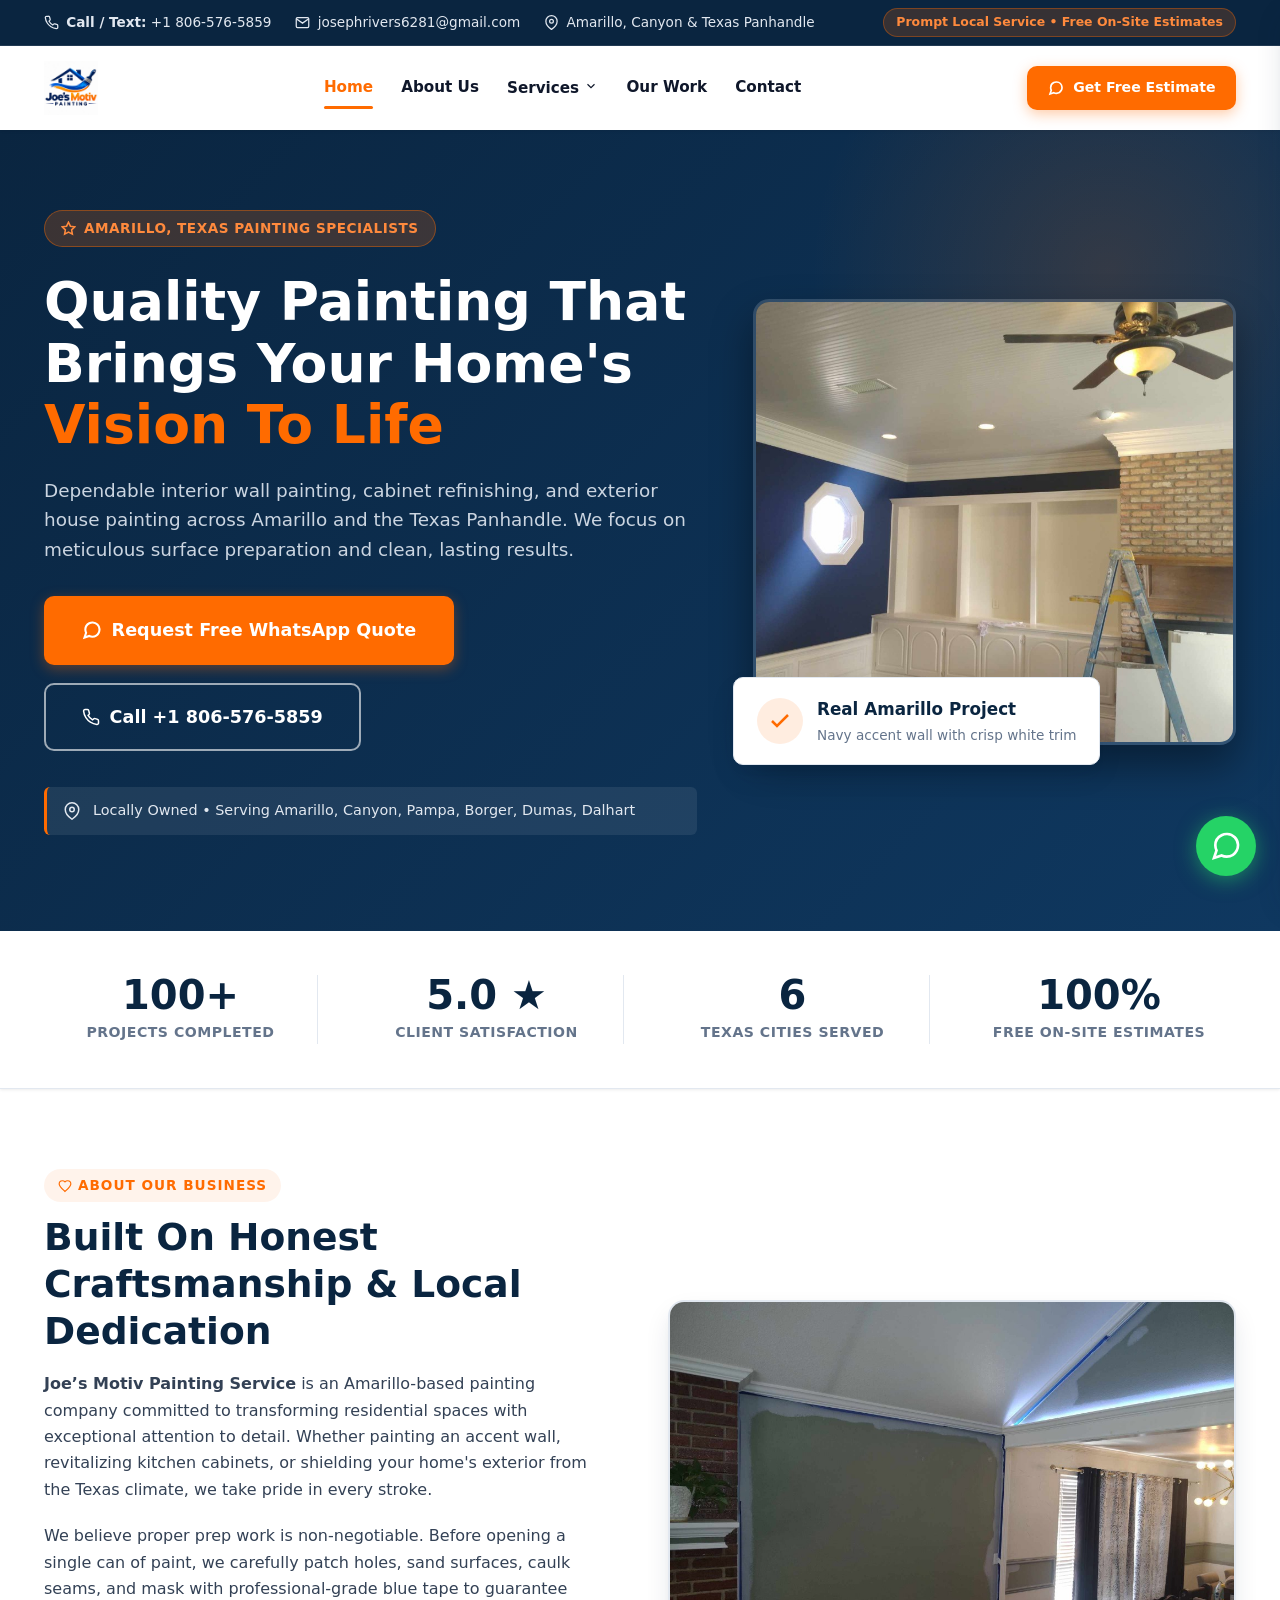
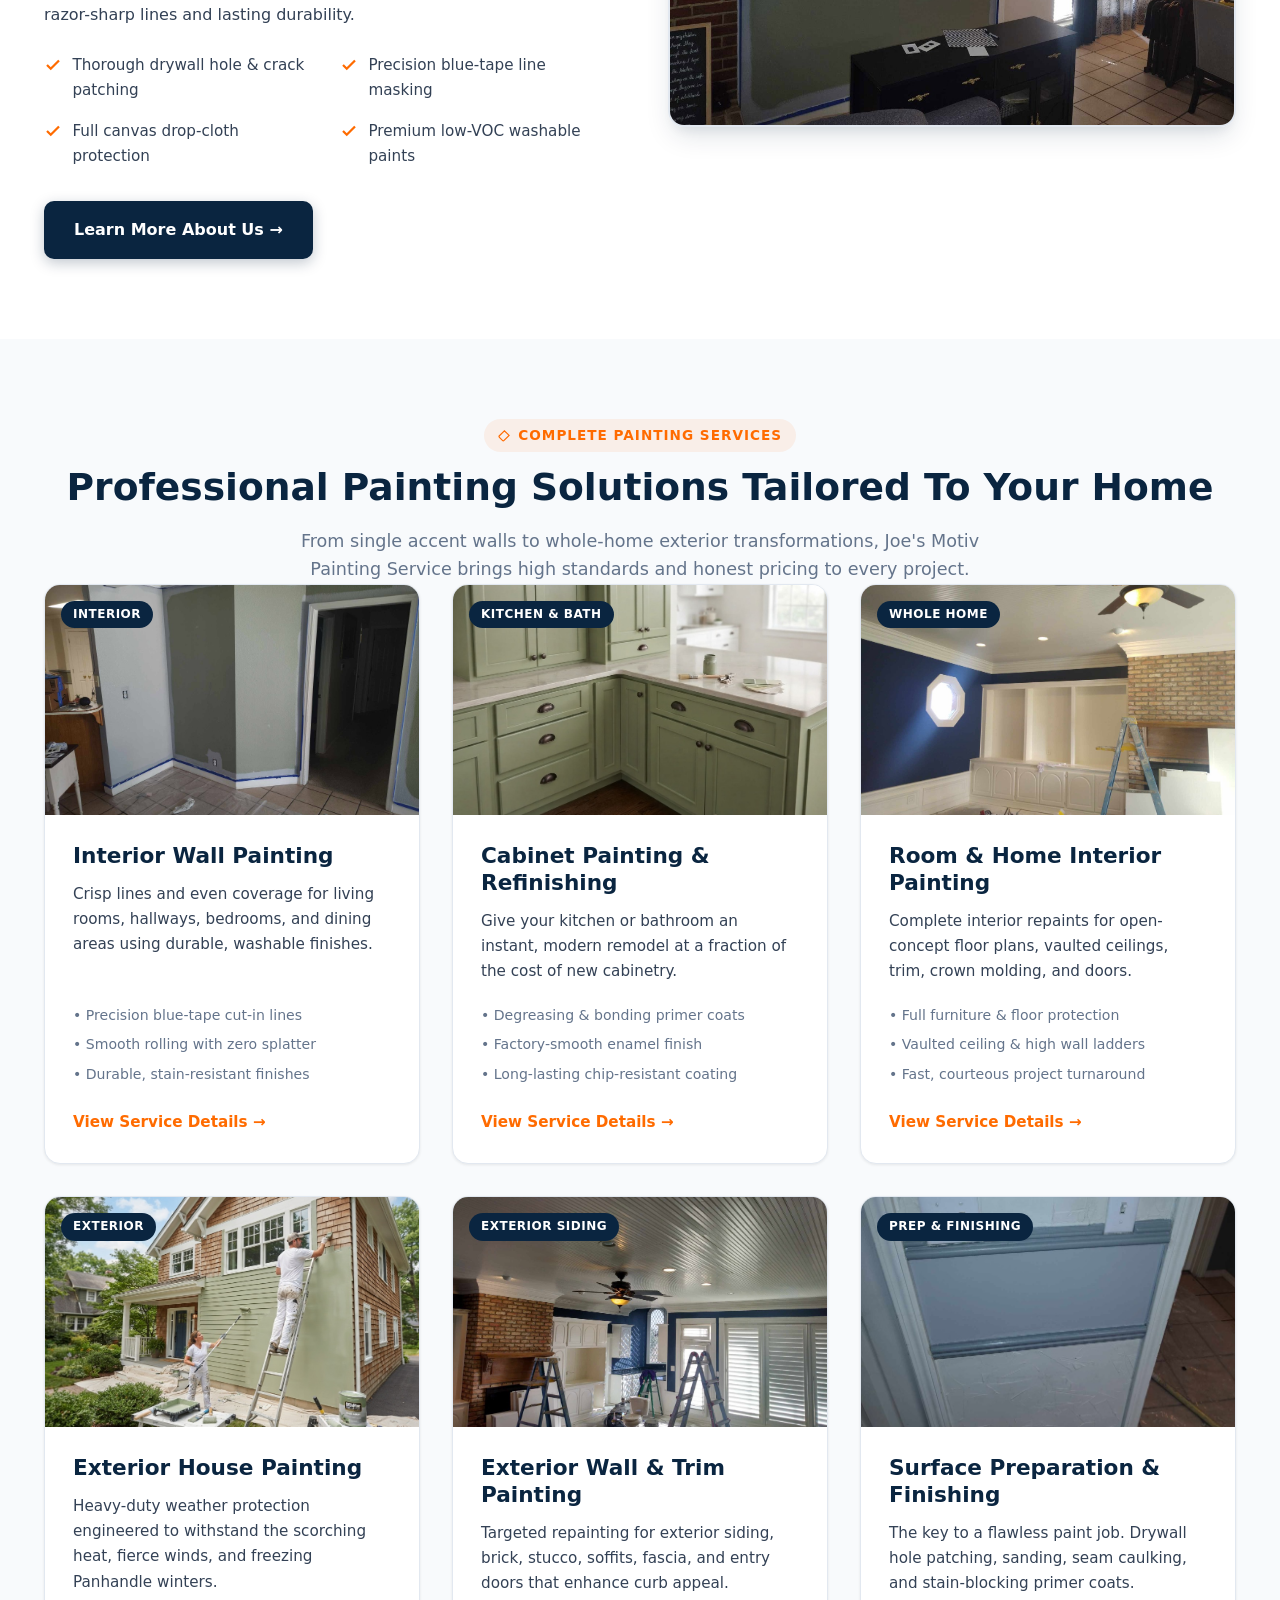
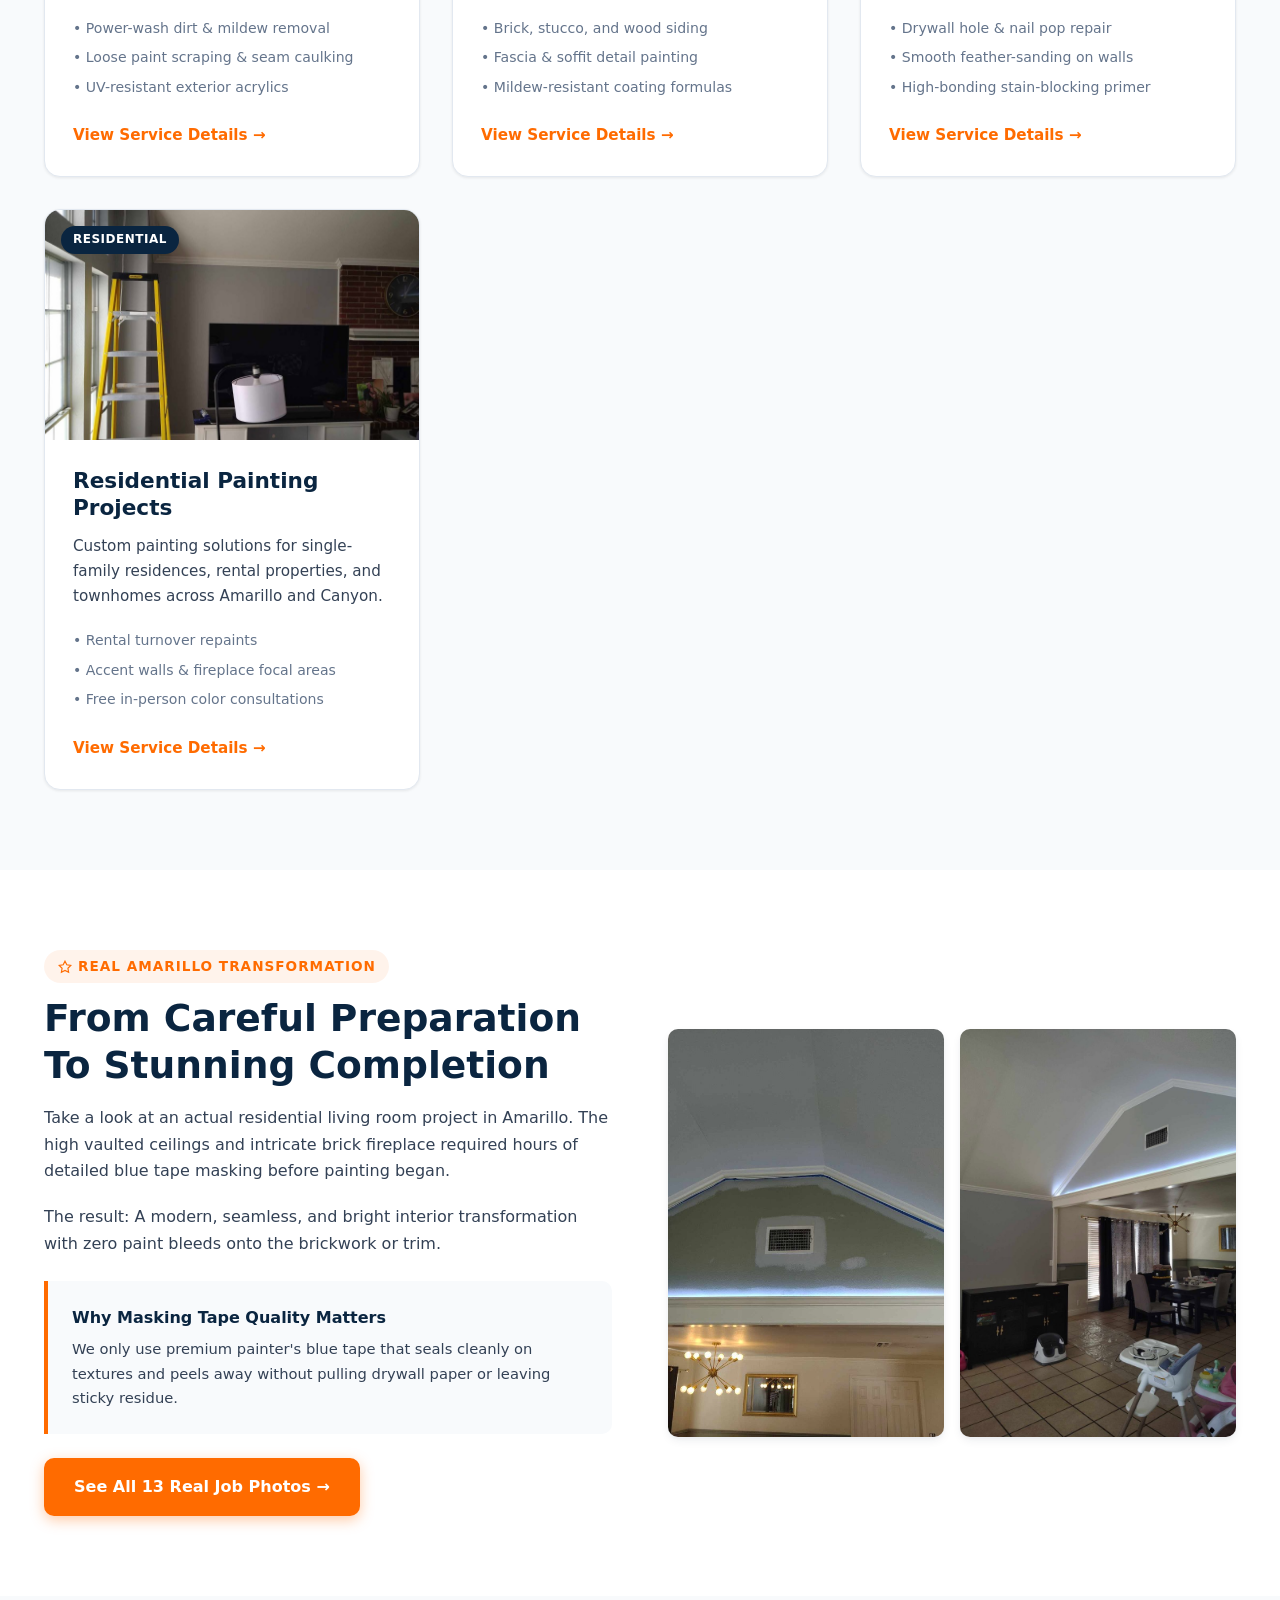
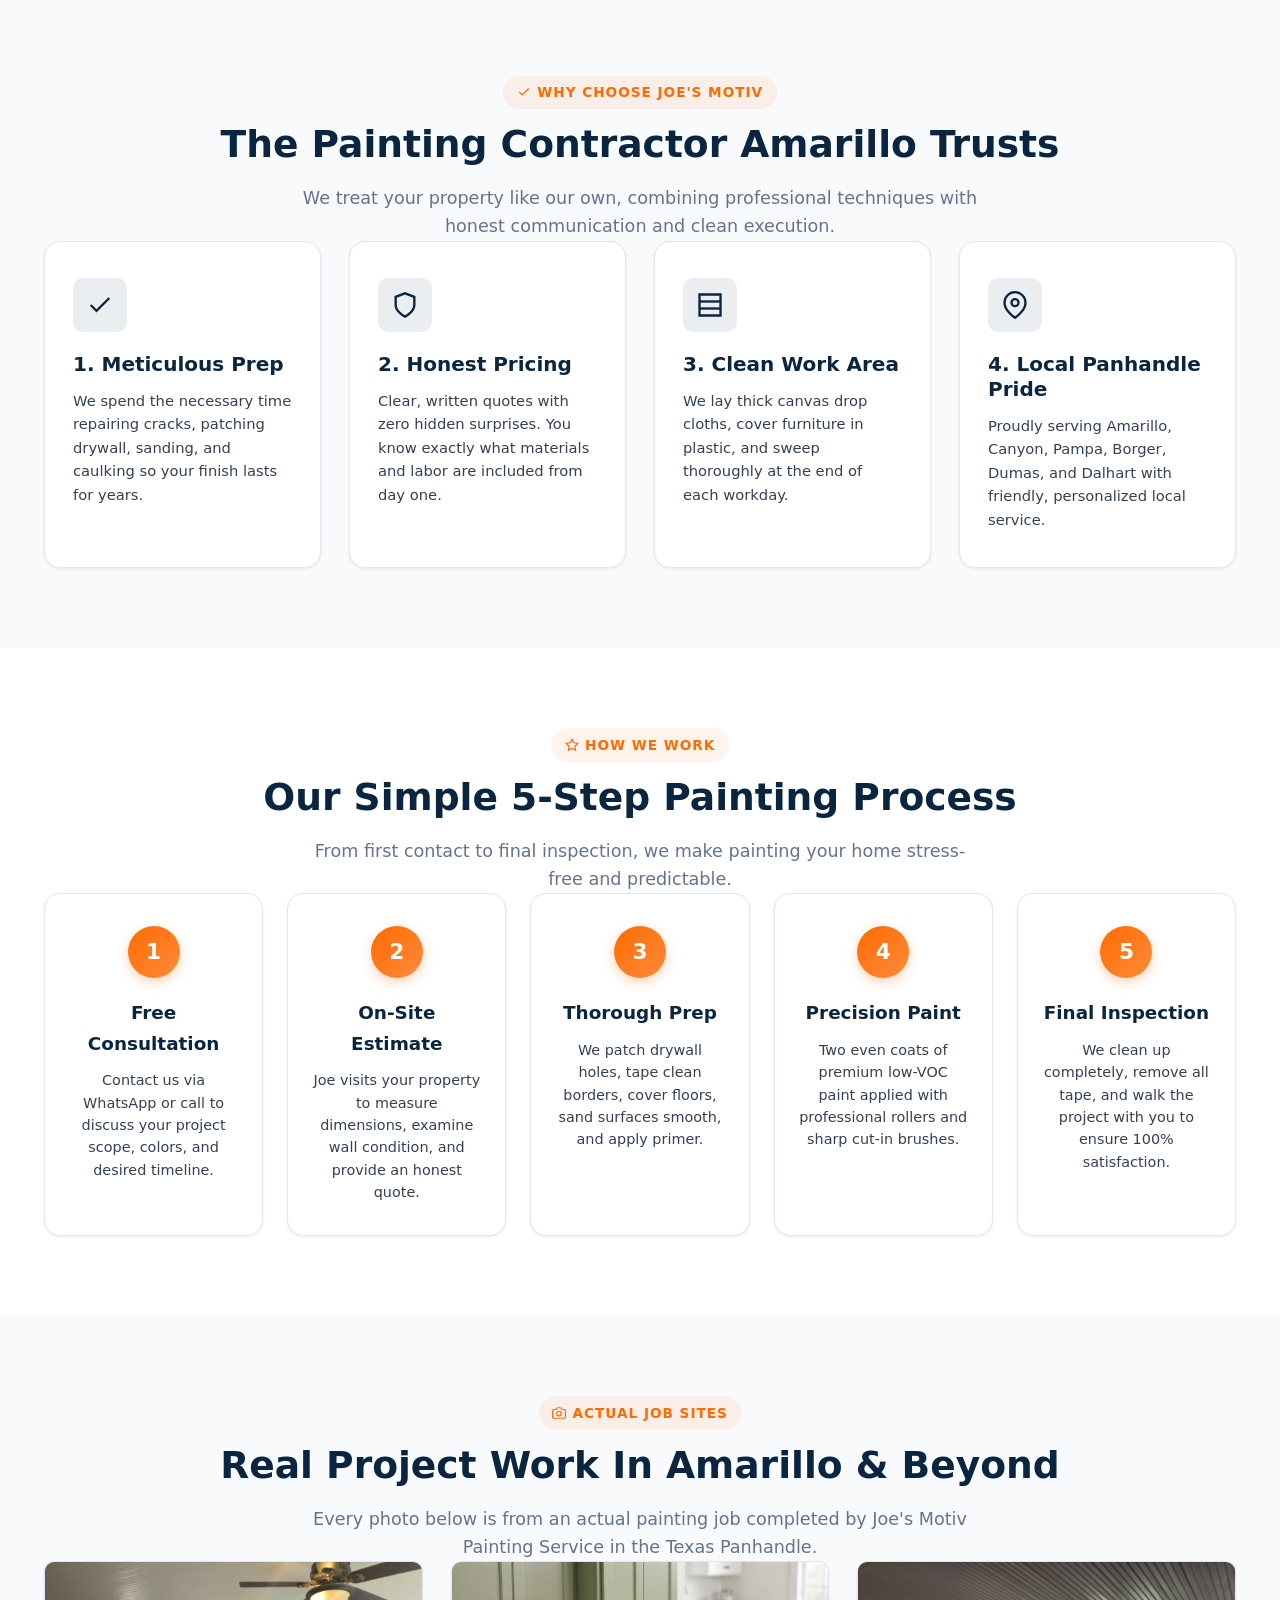
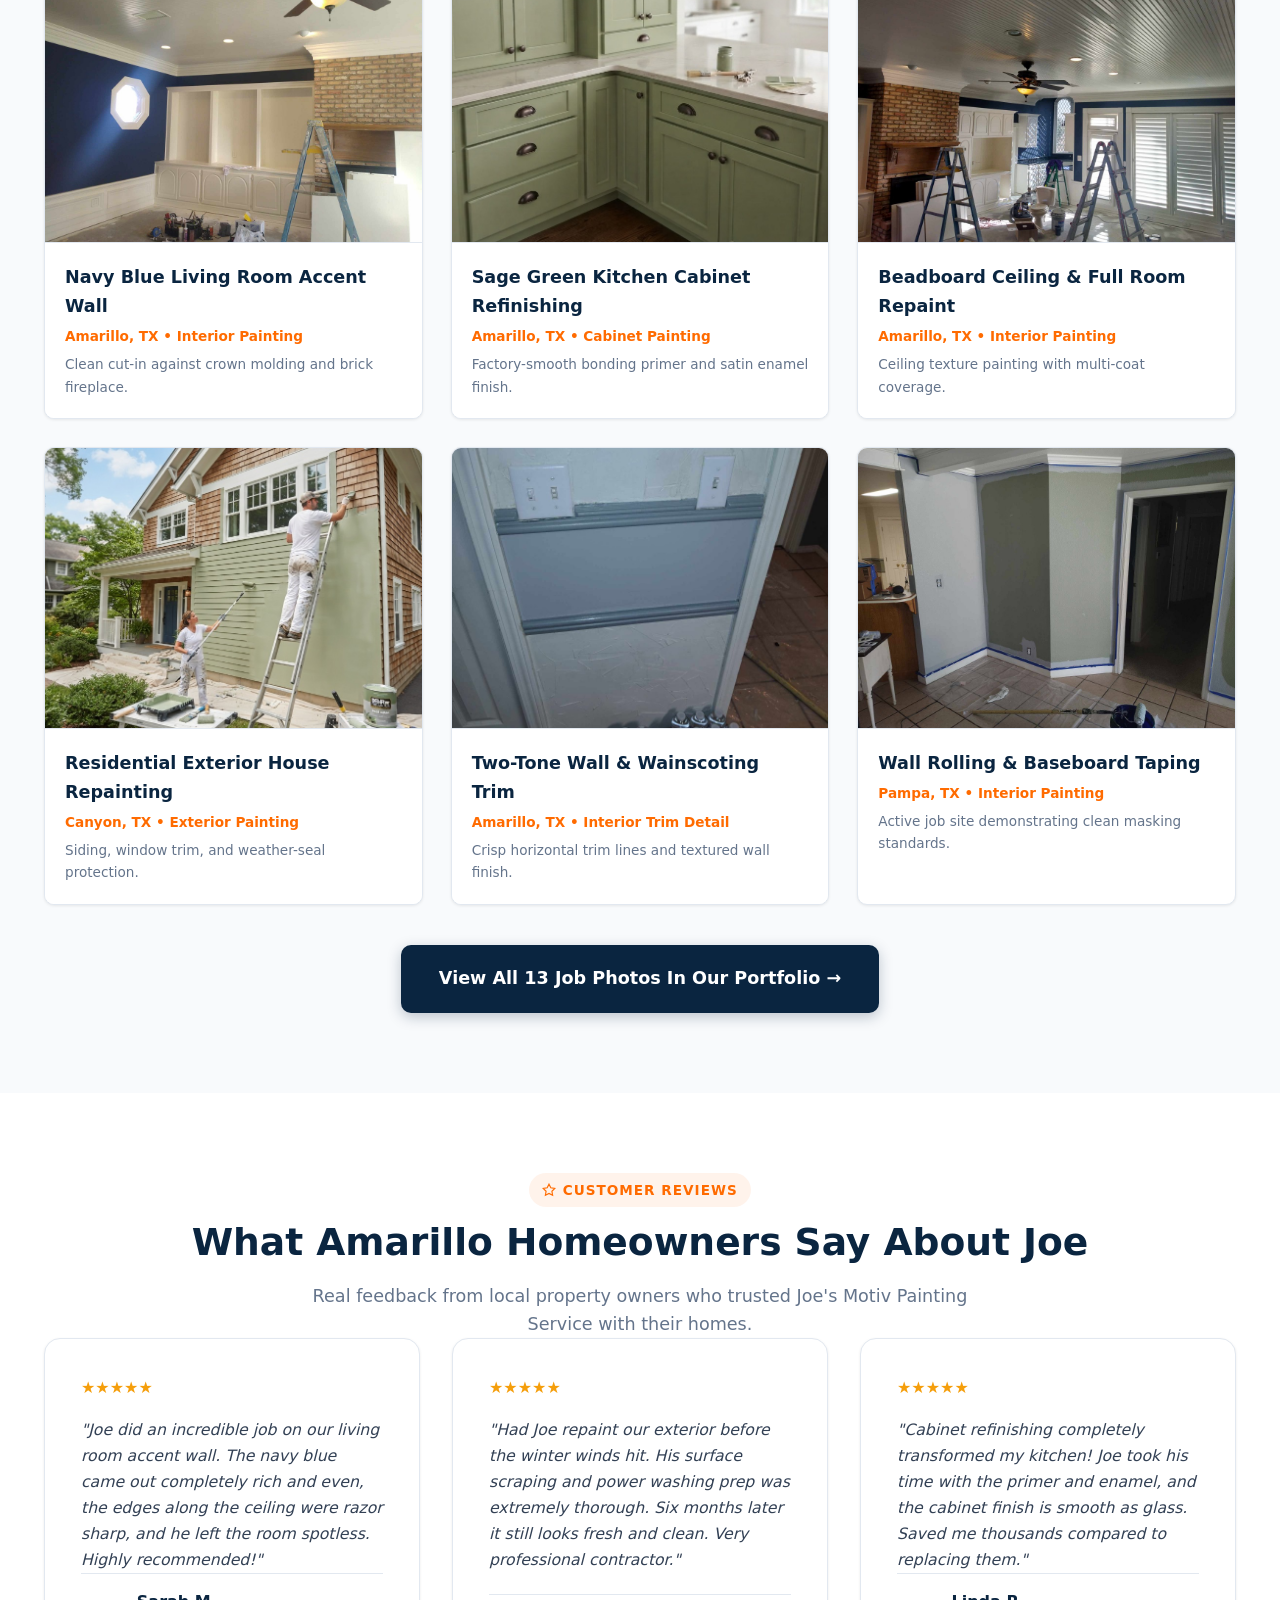
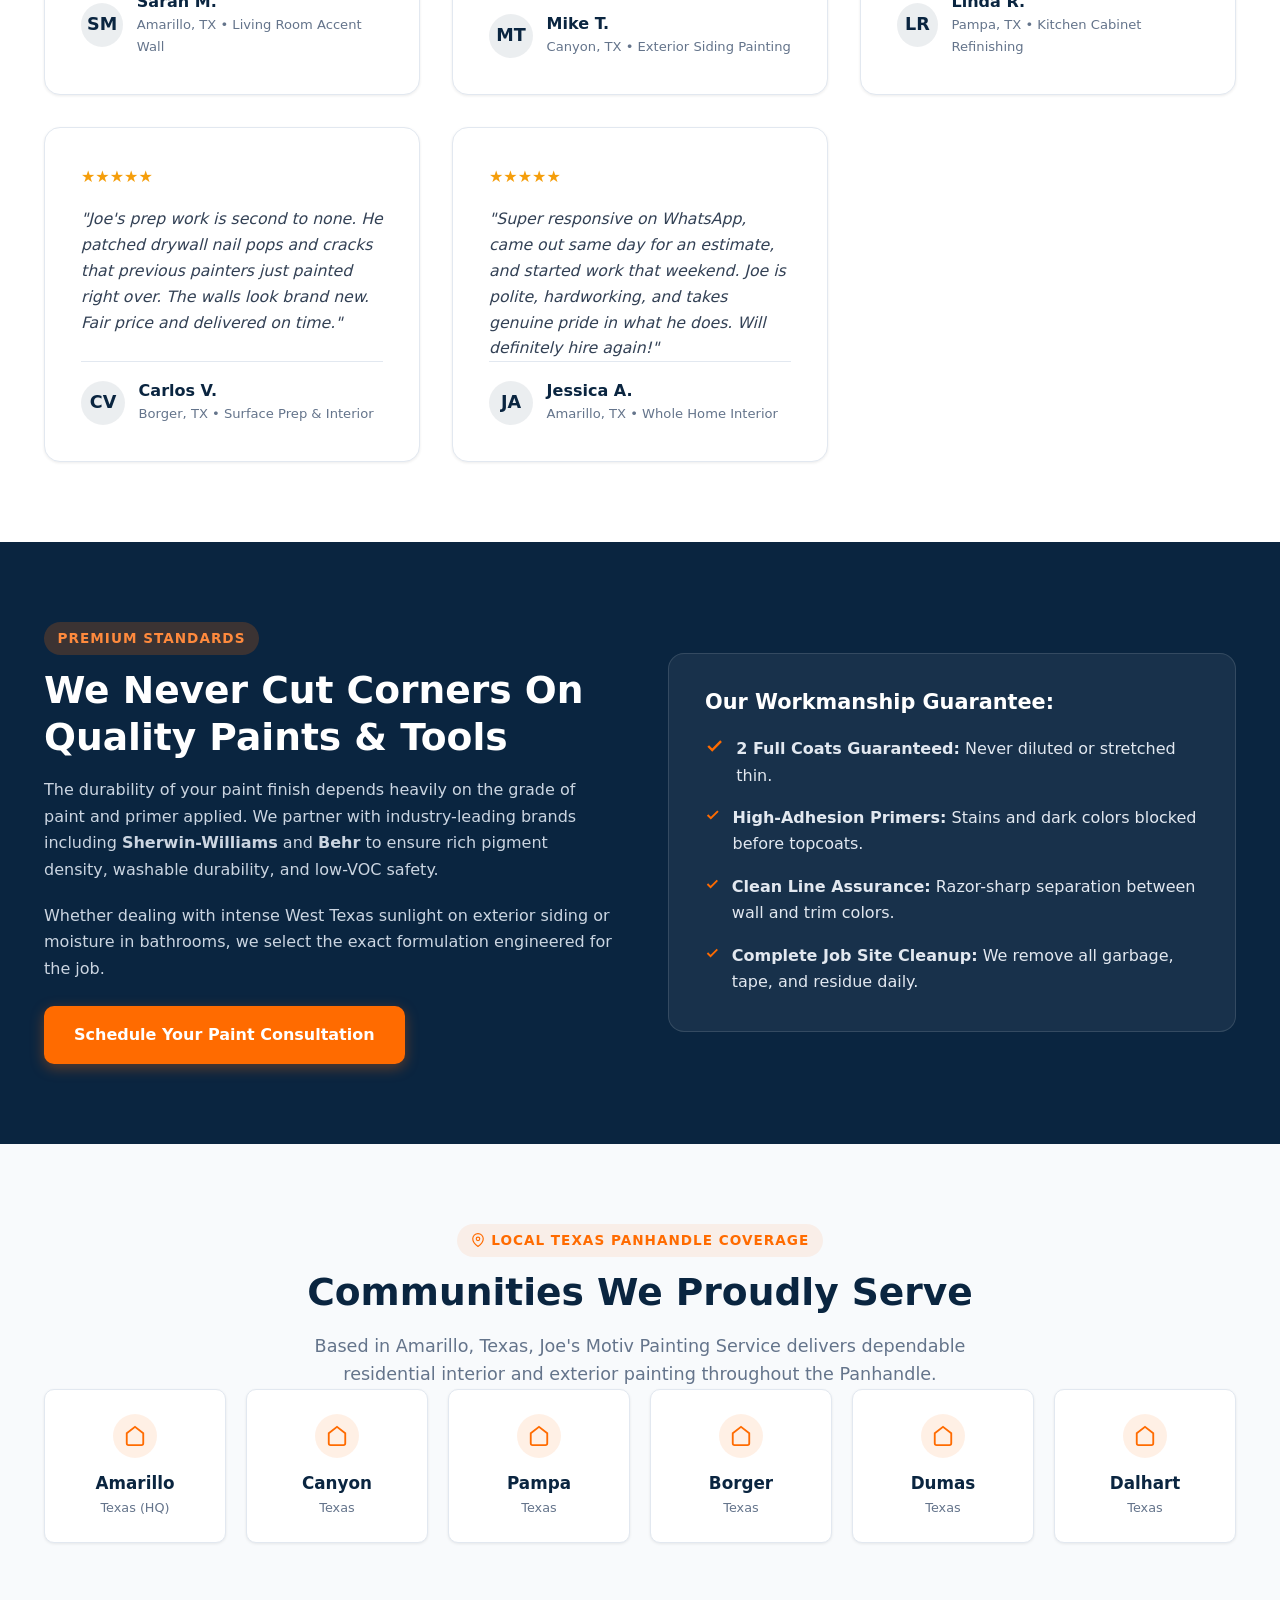
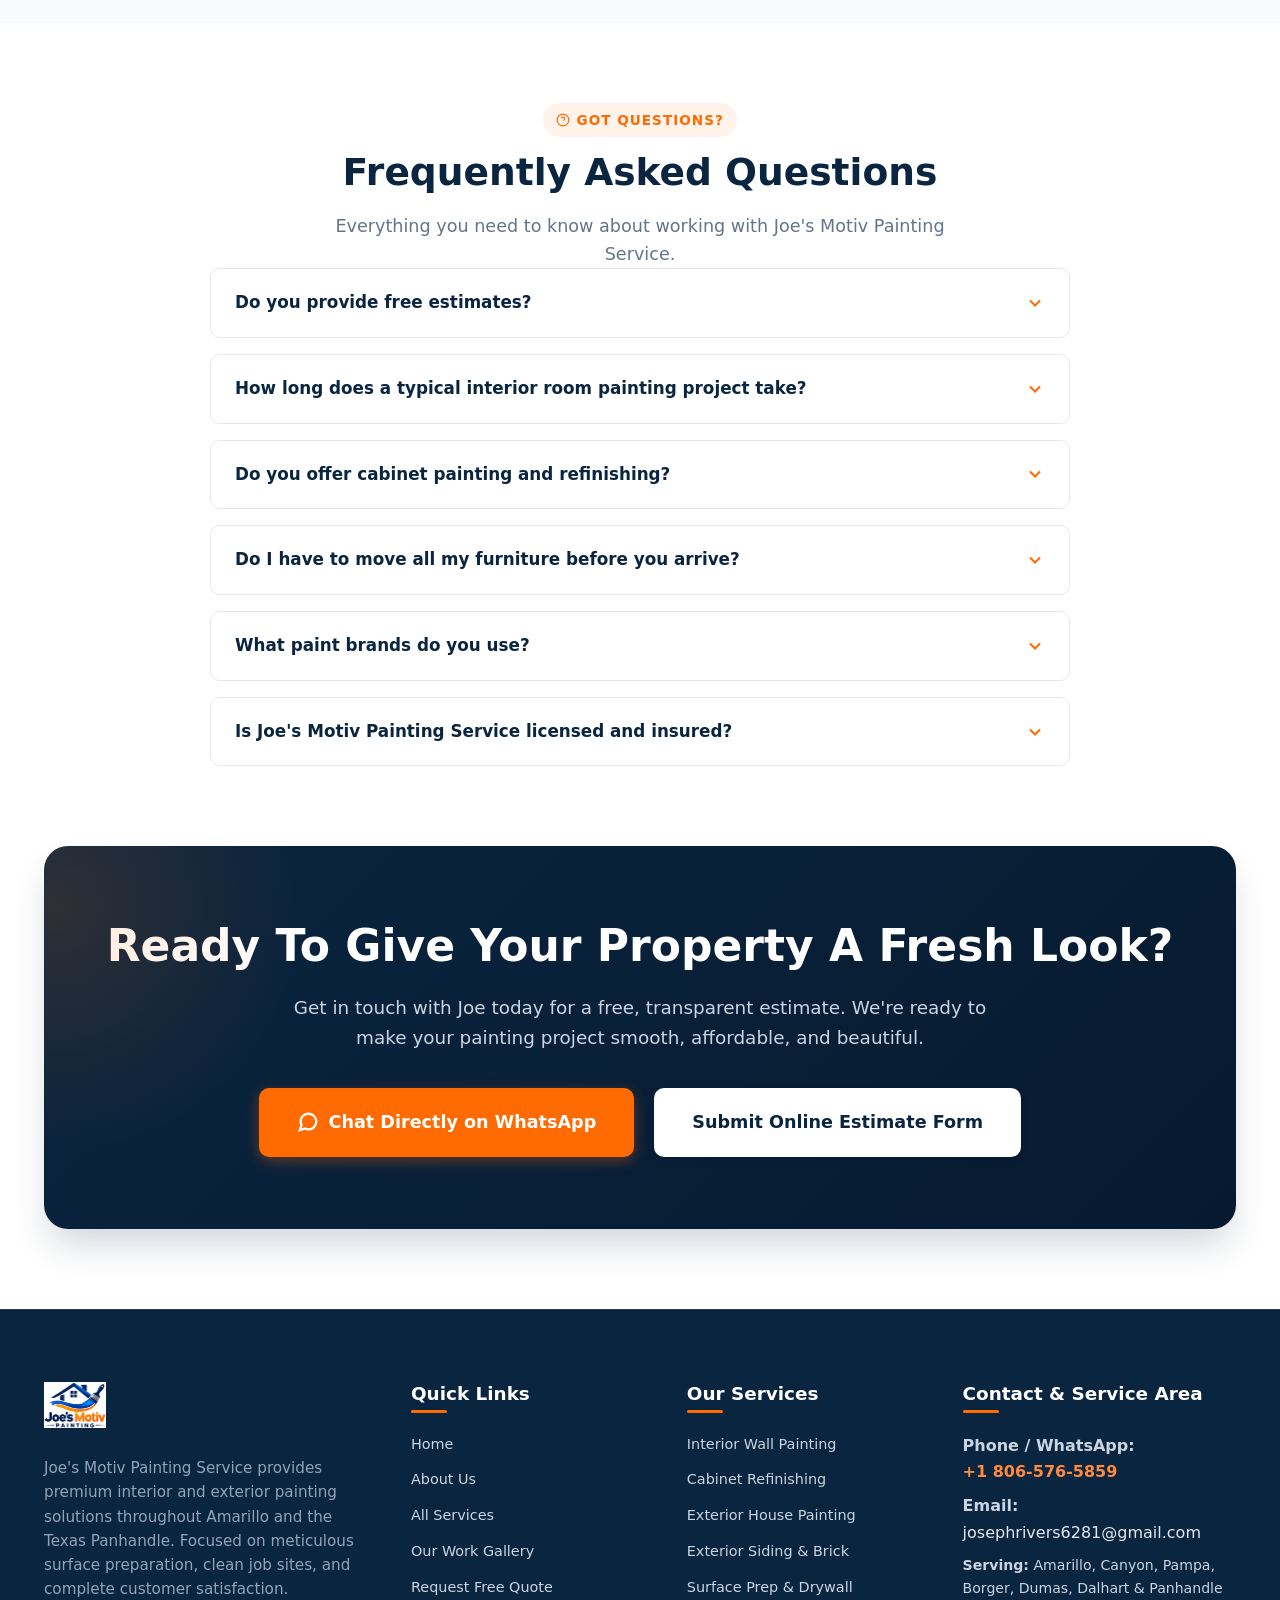
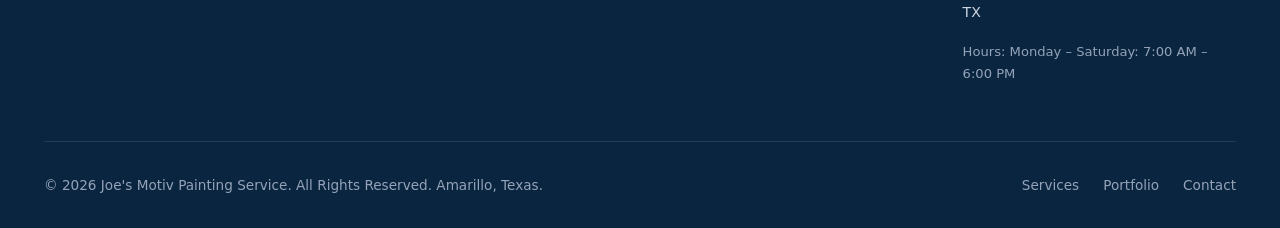
<file: index.html>
<!DOCTYPE html>
<html lang="en">
<head>
  <meta charset="UTF-8">
  <meta name="viewport" content="width=device-width, initial-scale=1.0">
  <meta name="description" content="Joe's Motiv Painting Service provides top-quality interior & exterior house painting, cabinet refinishing, and surface prep in Amarillo, Canyon, Pampa, and the Texas Panhandle. Free quotes! Call +1 806-576-5859.">
  <title>Joe's Motiv Painting Service | Professional Painting Contractor Amarillo TX</title>
  <link rel="stylesheet" href="css/style.css">
  <script type="application/ld+json">
  {
    "@context": "https://schema.org",
    "@type": "HomeAndConstructionBusiness",
    "name": "Joe's Motiv Painting Service",
    "image": "images/logo.jpg",
    "telephone": "+18065765859",
    "email": "josephrivers6281@gmail.com",
    "address": {
      "@type": "PostalAddress",
      "addressLocality": "Amarillo",
      "addressRegion": "TX",
      "addressCountry": "US"
    },
    "areaServed": ["Amarillo", "Canyon", "Pampa", "Borger", "Dumas", "Dalhart"],
    "description": "Professional residential interior and exterior painting services based in Amarillo, Texas."
  }
  </script>
</head>
<body>

  <!-- Floating WhatsApp Action Button -->
  <a href="https://wa.me/18065765859?text=Hi%20Joe's%20Motiv%20Painting,%20I%20would%20like%20to%20request%20a%20free%20quote!" target="_blank" rel="noopener" class="floating-whatsapp" aria-label="Chat with Joe on WhatsApp">
    <svg width="32" height="32" viewBox="0 0 24 24" fill="none" stroke="currentColor" stroke-width="2"><path d="M21 11.5a8.38 8.38 0 0 1-.9 3.8 8.5 8.5 0 0 1-7.6 4.7 8.38 8.38 0 0 1-3.8-.9L3 21l1.9-5.7a8.38 8.38 0 0 1-.9-3.8 8.5 8.5 0 0 1 4.7-7.6 8.38 8.38 0 0 1 3.8-.9h.5a8.48 8.48 0 0 1 8 8v.5z"/></svg>
  </a>

  <!-- Top Bar -->
  <div class="top-bar">
    <div class="container top-bar-content">
      <div class="top-bar-info">
        <div class="top-bar-item">
          <svg width="15" height="15" viewBox="0 0 24 24" fill="none" stroke="currentColor" stroke-width="2"><path d="M22 16.92v3a2 2 0 0 1-2.18 2 19.79 19.79 0 0 1-8.63-3.07 19.5 19.5 0 0 1-6-6 19.79 19.79 0 0 1-3.07-8.67A2 2 0 0 1 4.11 2h3a2 2 0 0 1 2 1.72 12.84 12.84 0 0 0 .7 2.81 2 2 0 0 1-.45 2.11L8.09 9.91a16 16 0 0 0 6 6l1.27-1.27a2 2 0 0 1 2.11-.45 12.84 12.84 0 0 0 2.81.7A2 2 0 0 1 22 16.92z"/></svg>
          <span><strong>Call / Text:</strong> <a href="tel:+18065765859">+1 806-576-5859</a></span>
        </div>
        <div class="top-bar-item">
          <svg width="15" height="15" viewBox="0 0 24 24" fill="none" stroke="currentColor" stroke-width="2"><path d="M4 4h16c1.1 0 2 .9 2 2v12c0 1.1-.9 2-2 2H4c-1.1 0-2-.9-2-2V6c0-1.1.9-2 2-2z"/><polyline points="22,6 12,13 2,6"/></svg>
          <a href="mailto:josephrivers6281@gmail.com">josephrivers6281@gmail.com</a>
        </div>
        <div class="top-bar-item">
          <svg width="15" height="15" viewBox="0 0 24 24" fill="none" stroke="currentColor" stroke-width="2"><path d="M21 10c0 7-9 13-9 13s-9-6-9-13a9 9 0 0 1 18 0z"/><circle cx="12" cy="10" r="3"/></svg>
          <span>Amarillo, Canyon & Texas Panhandle</span>
        </div>
      </div>
      <div class="top-bar-badge">
        Prompt Local Service &bull; Free On-Site Estimates
      </div>
    </div>
  </div>

  <!-- Header Navigation -->
  <header class="navbar">
    <div class="container nav-container">
      <a href="index.html" class="logo" title="Joe's Motiv Painting Service">
        <img src="images/logo.jpg" alt="Joe's Motiv Painting Service Logo" class="logo-img">
      </a>

      <nav class="nav-menu">
        <a href="index.html" class="nav-link active">Home</a>
        <a href="about.html" class="nav-link">About Us</a>
        
        <!-- Services Dropdown -->
        <div class="nav-dropdown">
          <a href="services.html" class="nav-link">
            Services
            <svg width="14" height="14" viewBox="0 0 24 24" fill="none" stroke="currentColor" stroke-width="2"><path d="m6 9 6 6 6-6"/></svg>
          </a>
          <div class="dropdown-menu">
            <a href="service-interior-painting.html" class="dropdown-item">
              <div class="dropdown-icon">
                <svg width="16" height="16" viewBox="0 0 24 24" fill="none" stroke="currentColor" stroke-width="2"><path d="m19 11-8-8-8.6 8.6a2 2 0 0 0 0 2.8l5.2 5.2a2 2 0 0 0 2.8 0L19 11Z"/><path d="m5 2 5 5"/><path d="M2 13h15"/></svg>
              </div>
              Interior Painting
            </a>
            <a href="service-exterior-painting.html" class="dropdown-item">
              <div class="dropdown-icon">
                <svg width="16" height="16" viewBox="0 0 24 24" fill="none" stroke="currentColor" stroke-width="2"><path d="m3 9 9-7 9 7v11a2 2 0 0 1-2 2H5a2 2 0 0 1-2-2z"/></svg>
              </div>
              Exterior House Painting
            </a>
            <a href="service-surface-prep.html" class="dropdown-item">
              <div class="dropdown-icon">
                <svg width="16" height="16" viewBox="0 0 24 24" fill="none" stroke="currentColor" stroke-width="2"><rect x="3" y="3" width="18" height="18" rx="2"/><path d="M3 9h18"/><path d="M9 21V9"/></svg>
              </div>
              Surface Prep & Finishing
            </a>
            <div style="border-top: 1px solid var(--border-color); margin: 0.4rem 0;"></div>
            <a href="services.html" class="dropdown-item" style="color: var(--secondary-color); font-weight: 700;">
              View Full Catalog &rarr;
            </a>
          </div>
        </div>

        <a href="portfolio.html" class="nav-link">Our Work</a>
        <a href="contact.html" class="nav-link">Contact</a>
      </nav>

      <div class="nav-cta">
        <a href="https://wa.me/18065765859?text=Hi%20Joe's%20Motiv%20Painting,%20I%20would%20like%20to%20request%20a%20free%20quote!" target="_blank" rel="noopener" class="btn btn-primary btn-sm">
          <svg width="16" height="16" viewBox="0 0 24 24" fill="none" stroke="currentColor" stroke-width="2.5"><path d="M21 11.5a8.38 8.38 0 0 1-.9 3.8 8.5 8.5 0 0 1-7.6 4.7 8.38 8.38 0 0 1-3.8-.9L3 21l1.9-5.7a8.38 8.38 0 0 1-.9-3.8 8.5 8.5 0 0 1 4.7-7.6 8.38 8.38 0 0 1 3.8-.9h.5a8.48 8.48 0 0 1 8 8v.5z"/></svg>
          Get Free Estimate
        </a>
      </div>

      <div class="hamburger" aria-label="Toggle mobile menu">
        <span></span>
        <span></span>
        <span></span>
      </div>
    </div>
  </header>

  <!-- Mobile Navigation Drawer -->
  <div class="mobile-overlay"></div>
  <div class="mobile-nav">
    <div>
      <div style="display: flex; align-items: center; justify-content: space-between; margin-bottom: 2rem;">
        <a href="index.html" class="logo">
          <img src="images/logo.jpg" alt="Joe's Motiv Logo" style="height: 46px;">
        </a>
      </div>
      <ul style="display: flex; flex-direction: column; gap: 1.25rem;">
        <li><a href="index.html" style="font-weight: 700; color: var(--secondary-color);">Home</a></li>
        <li><a href="about.html" style="font-weight: 600;">About Us</a></li>
        <li><a href="services.html" style="font-weight: 600;">Services Catalog</a></li>
        <li style="padding-left: 1rem;"><a href="service-interior-painting.html" style="font-size: 0.95rem; color: var(--muted-color);">&bull; Interior Painting</a></li>
        <li style="padding-left: 1rem;"><a href="service-exterior-painting.html" style="font-size: 0.95rem; color: var(--muted-color);">&bull; Exterior House Painting</a></li>
        <li style="padding-left: 1rem;"><a href="service-surface-prep.html" style="font-size: 0.95rem; color: var(--muted-color);">&bull; Surface Prep & Finishing</a></li>
        <li><a href="portfolio.html" style="font-weight: 600;">Our Work (13 Real Photos)</a></li>
        <li><a href="contact.html" style="font-weight: 600;">Contact Us</a></li>
      </ul>
    </div>
    <div style="margin-top: 2rem;">
      <a href="https://wa.me/18065765859?text=Hi%20Joe's%20Motiv%20Painting,%20I%20would%20like%20to%20request%20a%20free%20quote!" target="_blank" rel="noopener" class="btn btn-primary" style="width: 100%; margin-bottom: 0.75rem;">WhatsApp Estimate</a>
      <a href="tel:+18065765859" class="btn btn-navy" style="width: 100%;">Call +1 806-576-5859</a>
    </div>
  </div>

  <!-- 1. HERO SECTION -->
  <section class="hero">
    <div class="container hero-grid">
      <div>
        <div class="hero-badge">
          <svg width="15" height="15" viewBox="0 0 24 24" fill="none" stroke="currentColor" stroke-width="2.5"><polygon points="12 2 15.09 8.26 22 9.27 17 14.14 18.18 21.02 12 17.77 5.82 21.02 7 14.14 2 9.27 8.91 8.26 12 2"/></svg>
          Amarillo, Texas Painting Specialists
        </div>
        <h1 class="hero-title">
          Quality Painting That Brings Your Home's <span>Vision To Life</span>
        </h1>
        <p class="hero-lead">
          Dependable interior wall painting, cabinet refinishing, and exterior house painting across Amarillo and the Texas Panhandle. We focus on meticulous surface preparation and clean, lasting results.
        </p>
        <div class="hero-actions">
          <a href="https://wa.me/18065765859?text=Hi%20Joe's%20Motiv%20Painting,%20I%20would%20like%20to%20request%20a%20free%20quote!" target="_blank" rel="noopener" class="btn btn-primary btn-lg">
            <svg width="20" height="20" viewBox="0 0 24 24" fill="none" stroke="currentColor" stroke-width="2.5"><path d="M21 11.5a8.38 8.38 0 0 1-.9 3.8 8.5 8.5 0 0 1-7.6 4.7 8.38 8.38 0 0 1-3.8-.9L3 21l1.9-5.7a8.38 8.38 0 0 1-.9-3.8 8.5 8.5 0 0 1 4.7-7.6 8.38 8.38 0 0 1 3.8-.9h.5a8.48 8.48 0 0 1 8 8v.5z"/></svg>
            Request Free WhatsApp Quote
          </a>
          <a href="tel:+18065765859" class="btn btn-outline-white btn-lg">
            <svg width="18" height="18" viewBox="0 0 24 24" fill="none" stroke="currentColor" stroke-width="2"><path d="M22 16.92v3a2 2 0 0 1-2.18 2 19.79 19.79 0 0 1-8.63-3.07 19.5 19.5 0 0 1-6-6 19.79 19.79 0 0 1-3.07-8.67A2 2 0 0 1 4.11 2h3a2 2 0 0 1 2 1.72 12.84 12.84 0 0 0 .7 2.81 2 2 0 0 1-.45 2.11L8.09 9.91a16 16 0 0 0 6 6l1.27-1.27a2 2 0 0 1 2.11-.45 12.84 12.84 0 0 0 2.81.7A2 2 0 0 1 22 16.92z"/></svg>
            Call +1 806-576-5859
          </a>
        </div>
        <div class="hero-location-tag">
          <svg width="18" height="18" viewBox="0 0 24 24" fill="none" stroke="currentColor" stroke-width="2"><path d="M21 10c0 7-9 13-9 13s-9-6-9-13a9 9 0 0 1 18 0z"/><circle cx="12" cy="10" r="3"/></svg>
          <span>Locally Owned &bull; Serving Amarillo, Canyon, Pampa, Borger, Dumas, Dalhart</span>
        </div>
      </div>

      <div class="hero-media">
        <div class="hero-img-wrapper">
          <img src="images/real-work-9.jpg" alt="Joe's Motiv Navy Blue Accent Wall and Custom Built-in Painting in Amarillo TX">
        </div>
        <div class="hero-floating-card">
          <div class="floating-icon">
            <svg width="24" height="24" viewBox="0 0 24 24" fill="none" stroke="currentColor" stroke-width="2.5"><polyline points="20 6 9 17 4 12"/></svg>
          </div>
          <div>
            <div style="font-weight: 800; font-size: 1.05rem; color: var(--primary-color);">Real Amarillo Project</div>
            <div style="font-size: 0.85rem; color: var(--muted-color);">Navy accent wall with crisp white trim</div>
          </div>
        </div>
      </div>
    </div>
  </section>

  <!-- 2. STATS COUNTER BAR -->
  <section class="stats-bar">
    <div class="container stats-grid">
      <div class="stat-item">
        <div class="stat-number">100+</div>
        <div class="stat-label">Projects Completed</div>
      </div>
      <div class="stat-item">
        <div class="stat-number">5.0 ★</div>
        <div class="stat-label">Client Satisfaction</div>
      </div>
      <div class="stat-item">
        <div class="stat-number">6</div>
        <div class="stat-label">Texas Cities Served</div>
      </div>
      <div class="stat-item">
        <div class="stat-number">100%</div>
        <div class="stat-label">Free On-Site Estimates</div>
      </div>
    </div>
  </section>

  <!-- 3. ABOUT JOE'S MOTIV SECTION -->
  <section class="section-padding">
    <div class="container two-col-grid">
      <div>
        <div class="section-tag">
          <svg width="14" height="14" viewBox="0 0 24 24" fill="none" stroke="currentColor" stroke-width="2"><path d="M12 21.35l-1.45-1.32C5.4 15.36 2 12.28 2 8.5 2 5.42 4.42 3 7.5 3c1.74 0 3.41.81 4.5 2.09C13.09 3.81 14.76 3 16.5 3 19.58 3 22 5.42 22 8.5c0 3.78-3.4 6.86-8.55 11.54L12 21.35z"/></svg>
          About Our Business
        </div>
        <h2 class="section-title">Built On Honest Craftsmanship & Local Dedication</h2>
        <p style="color: var(--body-color); margin-bottom: 1.25rem;">
          <strong>Joe’s Motiv Painting Service</strong> is an Amarillo-based painting company committed to transforming residential spaces with exceptional attention to detail. Whether painting an accent wall, revitalizing kitchen cabinets, or shielding your home's exterior from the Texas climate, we take pride in every stroke.
        </p>
        <p style="color: var(--body-color); margin-bottom: 1.5rem;">
          We believe proper prep work is non-negotiable. Before opening a single can of paint, we carefully patch holes, sand surfaces, caulk seams, and mask with professional-grade blue tape to guarantee razor-sharp lines and lasting durability.
        </p>

        <div class="checklist-grid" style="margin-bottom: 2rem;">
          <div class="checklist-item">
            <svg width="18" height="18" viewBox="0 0 24 24" fill="none" stroke="currentColor" stroke-width="3"><polyline points="20 6 9 17 4 12"/></svg>
            <span>Thorough drywall hole & crack patching</span>
          </div>
          <div class="checklist-item">
            <svg width="18" height="18" viewBox="0 0 24 24" fill="none" stroke="currentColor" stroke-width="3"><polyline points="20 6 9 17 4 12"/></svg>
            <span>Precision blue-tape line masking</span>
          </div>
          <div class="checklist-item">
            <svg width="18" height="18" viewBox="0 0 24 24" fill="none" stroke="currentColor" stroke-width="3"><polyline points="20 6 9 17 4 12"/></svg>
            <span>Full canvas drop-cloth protection</span>
          </div>
          <div class="checklist-item">
            <svg width="18" height="18" viewBox="0 0 24 24" fill="none" stroke="currentColor" stroke-width="3"><polyline points="20 6 9 17 4 12"/></svg>
            <span>Premium low-VOC washable paints</span>
          </div>
        </div>

        <a href="about.html" class="btn btn-navy">Learn More About Us &rarr;</a>
      </div>

      <div>
        <div style="border-radius: var(--radius-lg); overflow: hidden; box-shadow: var(--shadow-lg); border: 2px solid var(--border-color);">
          <img src="images/real-work-2.jpg" alt="Joe's Motiv Living Room Prep and Painting in Amarillo">
        </div>
      </div>
    </div>
  </section>

  <!-- 4. SERVICES GRID SECTION (7 Services) -->
  <section class="section-padding" style="background-color: var(--bg-light);">
    <div class="container">
      <div class="text-center">
        <div class="section-tag">
          <svg width="14" height="14" viewBox="0 0 24 24" fill="none" stroke="currentColor" stroke-width="2"><path d="m19 11-8-8-8.6 8.6a2 2 0 0 0 0 2.8l5.2 5.2a2 2 0 0 0 2.8 0L19 11Z"/></svg>
          Complete Painting Services
        </div>
        <h2 class="section-title">Professional Painting Solutions Tailored To Your Home</h2>
        <p class="section-subtitle">
          From single accent walls to whole-home exterior transformations, Joe's Motiv Painting Service brings high standards and honest pricing to every project.
        </p>
      </div>

      <div class="services-grid">
        <!-- 1. Interior Wall Painting -->
        <div class="service-card">
          <div class="service-card-img-wrapper">
            <img src="images/real-work-8.jpg" alt="Interior Wall Painting in Amarillo" class="service-img">
            <span class="service-badge-tag">Interior</span>
          </div>
          <div class="service-content">
            <h3 class="service-title">Interior Wall Painting</h3>
            <p class="service-desc">Crisp lines and even coverage for living rooms, hallways, bedrooms, and dining areas using durable, washable finishes.</p>
            <ul class="service-features">
              <li>&bull; Precision blue-tape cut-in lines</li>
              <li>&bull; Smooth rolling with zero splatter</li>
              <li>&bull; Durable, stain-resistant finishes</li>
            </ul>
            <a href="service-interior-painting.html" class="service-link">View Service Details &rarr;</a>
          </div>
        </div>

        <!-- 2. Cabinet Painting & Refinishing -->
        <div class="service-card">
          <div class="service-card-img-wrapper">
            <img src="images/cabinet-painting.jpg" alt="Kitchen Cabinet Painting" class="service-img">
            <span class="service-badge-tag">Kitchen & Bath</span>
          </div>
          <div class="service-content">
            <h3 class="service-title">Cabinet Painting & Refinishing</h3>
            <p class="service-desc">Give your kitchen or bathroom an instant, modern remodel at a fraction of the cost of new cabinetry.</p>
            <ul class="service-features">
              <li>&bull; Degreasing & bonding primer coats</li>
              <li>&bull; Factory-smooth enamel finish</li>
              <li>&bull; Long-lasting chip-resistant coating</li>
            </ul>
            <a href="service-interior-painting.html" class="service-link">View Service Details &rarr;</a>
          </div>
        </div>

        <!-- 3. Room & Home Interior Painting -->
        <div class="service-card">
          <div class="service-card-img-wrapper">
            <img src="images/real-work-9.jpg" alt="Whole Room Painting with Vaulted Ceiling" class="service-img">
            <span class="service-badge-tag">Whole Home</span>
          </div>
          <div class="service-content">
            <h3 class="service-title">Room & Home Interior Painting</h3>
            <p class="service-desc">Complete interior repaints for open-concept floor plans, vaulted ceilings, trim, crown molding, and doors.</p>
            <ul class="service-features">
              <li>&bull; Full furniture & floor protection</li>
              <li>&bull; Vaulted ceiling & high wall ladders</li>
              <li>&bull; Fast, courteous project turnaround</li>
            </ul>
            <a href="service-interior-painting.html" class="service-link">View Service Details &rarr;</a>
          </div>
        </div>

        <!-- 4. Exterior House Painting -->
        <div class="service-card">
          <div class="service-card-img-wrapper">
            <img src="images/exterior-painting.jpg" alt="Exterior House Painting" class="service-img">
            <span class="service-badge-tag">Exterior</span>
          </div>
          <div class="service-content">
            <h3 class="service-title">Exterior House Painting</h3>
            <p class="service-desc">Heavy-duty weather protection engineered to withstand the scorching heat, fierce winds, and freezing Panhandle winters.</p>
            <ul class="service-features">
              <li>&bull; Power-wash dirt & mildew removal</li>
              <li>&bull; Loose paint scraping & seam caulking</li>
              <li>&bull; UV-resistant exterior acrylics</li>
            </ul>
            <a href="service-exterior-painting.html" class="service-link">View Service Details &rarr;</a>
          </div>
        </div>

        <!-- 5. Exterior Wall Painting -->
        <div class="service-card">
          <div class="service-card-img-wrapper">
            <img src="images/real-work-13.jpg" alt="Exterior Wall Painting" class="service-img">
            <span class="service-badge-tag">Exterior Siding</span>
          </div>
          <div class="service-content">
            <h3 class="service-title">Exterior Wall & Trim Painting</h3>
            <p class="service-desc">Targeted repainting for exterior siding, brick, stucco, soffits, fascia, and entry doors that enhance curb appeal.</p>
            <ul class="service-features">
              <li>&bull; Brick, stucco, and wood siding</li>
              <li>&bull; Fascia & soffit detail painting</li>
              <li>&bull; Mildew-resistant coating formulas</li>
            </ul>
            <a href="service-exterior-painting.html" class="service-link">View Service Details &rarr;</a>
          </div>
        </div>

        <!-- 6. Surface Preparation & Finishing -->
        <div class="service-card">
          <div class="service-card-img-wrapper">
            <img src="images/real-work-10.jpg" alt="Surface Prep and Trim Painting" class="service-img">
            <span class="service-badge-tag">Prep & Finishing</span>
          </div>
          <div class="service-content">
            <h3 class="service-title">Surface Preparation & Finishing</h3>
            <p class="service-desc">The key to a flawless paint job. Drywall hole patching, sanding, seam caulking, and stain-blocking primer coats.</p>
            <ul class="service-features">
              <li>&bull; Drywall hole & nail pop repair</li>
              <li>&bull; Smooth feather-sanding on walls</li>
              <li>&bull; High-bonding stain-blocking primer</li>
            </ul>
            <a href="service-surface-prep.html" class="service-link">View Service Details &rarr;</a>
          </div>
        </div>

        <!-- 7. Residential Painting Projects -->
        <div class="service-card">
          <div class="service-card-img-wrapper">
            <img src="images/real-work-4.jpg" alt="Residential Painting Project in Amarillo" class="service-img">
            <span class="service-badge-tag">Residential</span>
          </div>
          <div class="service-content">
            <h3 class="service-title">Residential Painting Projects</h3>
            <p class="service-desc">Custom painting solutions for single-family residences, rental properties, and townhomes across Amarillo and Canyon.</p>
            <ul class="service-features">
              <li>&bull; Rental turnover repaints</li>
              <li>&bull; Accent walls & fireplace focal areas</li>
              <li>&bull; Free in-person color consultations</li>
            </ul>
            <a href="service-interior-painting.html" class="service-link">View Service Details &rarr;</a>
          </div>
        </div>
      </div>
    </div>
  </section>

  <!-- 5. TRANSFORMATION SPOTLIGHT SECTION -->
  <section class="section-padding">
    <div class="container two-col-grid">
      <div>
        <div class="section-tag">
          <svg width="14" height="14" viewBox="0 0 24 24" fill="none" stroke="currentColor" stroke-width="2"><path d="M12 2l3.09 6.26L22 9.27l-5 4.87 1.18 6.88L12 17.77l-6.18 3.25L7 14.14 2 9.27l6.91-1.01L12 2z"/></svg>
          Real Amarillo Transformation
        </div>
        <h2 class="section-title">From Careful Preparation To Stunning Completion</h2>
        <p style="color: var(--body-color); margin-bottom: 1.25rem;">
          Take a look at an actual residential living room project in Amarillo. The high vaulted ceilings and intricate brick fireplace required hours of detailed blue tape masking before painting began.
        </p>
        <p style="color: var(--body-color); margin-bottom: 1.5rem;">
          The result: A modern, seamless, and bright interior transformation with zero paint bleeds onto the brickwork or trim.
        </p>

        <div class="highlight-box">
          <div style="font-weight: 700; color: var(--primary-color); margin-bottom: 0.35rem;">Why Masking Tape Quality Matters</div>
          <div style="font-size: 0.92rem; color: var(--body-color);">We only use premium painter's blue tape that seals cleanly on textures and peels away without pulling drywall paper or leaving sticky residue.</div>
        </div>

        <a href="portfolio.html" class="btn btn-primary">See All 13 Real Job Photos &rarr;</a>
      </div>

      <div style="display: grid; grid-template-columns: 1fr 1fr; gap: 1rem;">
        <div style="border-radius: var(--radius-md); overflow: hidden; box-shadow: var(--shadow-md);">
          <img src="images/real-work-1.jpg" alt="Blue tape prep on vaulted ceiling" style="height: 100%; object-fit: cover;">
          <div style="padding: 0.6rem 0.8rem; background: #fff; font-size: 0.8rem; font-weight: 700; color: var(--primary-color);">1. Prep & Masking</div>
        </div>
        <div style="border-radius: var(--radius-md); overflow: hidden; box-shadow: var(--shadow-md);">
          <img src="images/real-work-5.jpg" alt="Completed vaulted ceiling painting" style="height: 100%; object-fit: cover;">
          <div style="padding: 0.6rem 0.8rem; background: #fff; font-size: 0.8rem; font-weight: 700; color: var(--primary-color);">2. Completed Finish</div>
        </div>
      </div>
    </div>
  </section>

  <!-- 6. WHY CHOOSE US -->
  <section class="section-padding" style="background-color: var(--bg-light);">
    <div class="container">
      <div class="text-center">
        <div class="section-tag">
          <svg width="14" height="14" viewBox="0 0 24 24" fill="none" stroke="currentColor" stroke-width="2"><polyline points="20 6 9 17 4 12"/></svg>
          Why Choose Joe's Motiv
        </div>
        <h2 class="section-title">The Painting Contractor Amarillo Trusts</h2>
        <p class="section-subtitle">
          We treat your property like our own, combining professional techniques with honest communication and clean execution.
        </p>
      </div>

      <div class="why-grid">
        <div class="why-card">
          <div class="why-icon">
            <svg width="28" height="28" viewBox="0 0 24 24" fill="none" stroke="currentColor" stroke-width="2"><polyline points="20 6 9 17 4 12"/></svg>
          </div>
          <h3>1. Meticulous Prep</h3>
          <p>We spend the necessary time repairing cracks, patching drywall, sanding, and caulking so your finish lasts for years.</p>
        </div>

        <div class="why-card">
          <div class="why-icon">
            <svg width="28" height="28" viewBox="0 0 24 24" fill="none" stroke="currentColor" stroke-width="2"><path d="M12 22s8-4 8-10V5l-8-3-8 3v7c0 6 8 10 8 10z"/></svg>
          </div>
          <h3>2. Honest Pricing</h3>
          <p>Clear, written quotes with zero hidden surprises. You know exactly what materials and labor are included from day one.</p>
        </div>

        <div class="why-card">
          <div class="why-icon">
            <svg width="28" height="28" viewBox="0 0 24 24" fill="none" stroke="currentColor" stroke-width="2"><path d="M3 3h18v18H3z"/><path d="M21 9H3"/><path d="M21 15H3"/></svg>
          </div>
          <h3>3. Clean Work Area</h3>
          <p>We lay thick canvas drop cloths, cover furniture in plastic, and sweep thoroughly at the end of each workday.</p>
        </div>

        <div class="why-card">
          <div class="why-icon">
            <svg width="28" height="28" viewBox="0 0 24 24" fill="none" stroke="currentColor" stroke-width="2"><path d="M21 10c0 7-9 13-9 13s-9-6-9-13a9 9 0 0 1 18 0z"/><circle cx="12" cy="10" r="3"/></svg>
          </div>
          <h3>4. Local Panhandle Pride</h3>
          <p>Proudly serving Amarillo, Canyon, Pampa, Borger, Dumas, and Dalhart with friendly, personalized local service.</p>
        </div>
      </div>
    </div>
  </section>

  <!-- 7. OUR 5-STEP PROCESS -->
  <section class="section-padding">
    <div class="container">
      <div class="text-center">
        <div class="section-tag">
          <svg width="14" height="14" viewBox="0 0 24 24" fill="none" stroke="currentColor" stroke-width="2"><polygon points="12 2 15.09 8.26 22 9.27 17 14.14 18.18 21.02 12 17.77 5.82 21.02 7 14.14 2 9.27 8.91 8.26 12 2"/></svg>
          How We Work
        </div>
        <h2 class="section-title">Our Simple 5-Step Painting Process</h2>
        <p class="section-subtitle">
          From first contact to final inspection, we make painting your home stress-free and predictable.
        </p>
      </div>

      <div class="process-grid">
        <div class="process-step-card">
          <div class="step-number">1</div>
          <div class="step-title">Free Consultation</div>
          <div class="step-desc">Contact us via WhatsApp or call to discuss your project scope, colors, and desired timeline.</div>
        </div>
        <div class="process-step-card">
          <div class="step-number">2</div>
          <div class="step-title">On-Site Estimate</div>
          <div class="step-desc">Joe visits your property to measure dimensions, examine wall condition, and provide an honest quote.</div>
        </div>
        <div class="process-step-card">
          <div class="step-number">3</div>
          <div class="step-title">Thorough Prep</div>
          <div class="step-desc">We patch drywall holes, tape clean borders, cover floors, sand surfaces smooth, and apply primer.</div>
        </div>
        <div class="process-step-card">
          <div class="step-number">4</div>
          <div class="step-title">Precision Paint</div>
          <div class="step-desc">Two even coats of premium low-VOC paint applied with professional rollers and sharp cut-in brushes.</div>
        </div>
        <div class="process-step-card">
          <div class="step-number">5</div>
          <div class="step-title">Final Inspection</div>
          <div class="step-desc">We clean up completely, remove all tape, and walk the project with you to ensure 100% satisfaction.</div>
        </div>
      </div>
    </div>
  </section>

  <!-- 8. REAL WORK GALLERY (6 Project Showcase) -->
  <section class="section-padding" style="background-color: var(--bg-light);">
    <div class="container">
      <div class="text-center">
        <div class="section-tag">
          <svg width="14" height="14" viewBox="0 0 24 24" fill="none" stroke="currentColor" stroke-width="2"><path d="M23 19a2 2 0 0 1-2 2H3a2 2 0 0 1-2-2V8a2 2 0 0 1 2-2h4l2-3h6l2 3h4a2 2 0 0 1 2 2z"/><circle cx="12" cy="13" r="4"/></svg>
          Actual Job Sites
        </div>
        <h2 class="section-title">Real Project Work In Amarillo & Beyond</h2>
        <p class="section-subtitle">
          Every photo below is from an actual painting job completed by Joe's Motiv Painting Service in the Texas Panhandle.
        </p>
      </div>

      <div class="real-gallery-grid">
        <div class="gallery-card">
          <img src="images/real-work-9.jpg" alt="Navy blue accent wall with white built-ins in Amarillo">
          <div class="gallery-overlay">
            <div class="gallery-title">Navy Blue Living Room Accent Wall</div>
            <div class="gallery-location">Amarillo, TX &bull; Interior Painting</div>
            <div class="gallery-desc">Clean cut-in against crown molding and brick fireplace.</div>
          </div>
        </div>

        <div class="gallery-card">
          <img src="images/cabinet-painting.jpg" alt="Cabinet painting and refinishing">
          <div class="gallery-overlay">
            <div class="gallery-title">Sage Green Kitchen Cabinet Refinishing</div>
            <div class="gallery-location">Amarillo, TX &bull; Cabinet Painting</div>
            <div class="gallery-desc">Factory-smooth bonding primer and satin enamel finish.</div>
          </div>
        </div>

        <div class="gallery-card">
          <img src="images/real-work-13.jpg" alt="Full room repaint with beadboard ceiling">
          <div class="gallery-overlay">
            <div class="gallery-title">Beadboard Ceiling &amp; Full Room Repaint</div>
            <div class="gallery-location">Amarillo, TX &bull; Interior Painting</div>
            <div class="gallery-desc">Ceiling texture painting with multi-coat coverage.</div>
          </div>
        </div>

        <div class="gallery-card">
          <img src="images/exterior-painting.jpg" alt="Exterior siding and trim house painting">
          <div class="gallery-overlay">
            <div class="gallery-title">Residential Exterior House Repainting</div>
            <div class="gallery-location">Canyon, TX &bull; Exterior Painting</div>
            <div class="gallery-desc">Siding, window trim, and weather-seal protection.</div>
          </div>
        </div>

        <div class="gallery-card">
          <img src="images/real-work-10.jpg" alt="Two-tone wall and wainscoting trim painting">
          <div class="gallery-overlay">
            <div class="gallery-title">Two-Tone Wall &amp; Wainscoting Trim</div>
            <div class="gallery-location">Amarillo, TX &bull; Interior Trim Detail</div>
            <div class="gallery-desc">Crisp horizontal trim lines and textured wall finish.</div>
          </div>
        </div>

        <div class="gallery-card">
          <img src="images/real-work-8.jpg" alt="Interior wall rolling with blue tape prep">
          <div class="gallery-overlay">
            <div class="gallery-title">Wall Rolling &amp; Baseboard Taping</div>
            <div class="gallery-location">Pampa, TX &bull; Interior Painting</div>
            <div class="gallery-desc">Active job site demonstrating clean masking standards.</div>
          </div>
        </div>
      </div>

      <div class="text-center" style="margin-top: 2.5rem;">
        <a href="portfolio.html" class="btn btn-navy btn-lg">View All 13 Job Photos In Our Portfolio &rarr;</a>
      </div>
    </div>
  </section>

  <!-- 9. TESTIMONIALS / CLIENT REVIEWS -->
  <section class="section-padding">
    <div class="container">
      <div class="text-center">
        <div class="section-tag">
          <svg width="14" height="14" viewBox="0 0 24 24" fill="none" stroke="currentColor" stroke-width="2"><path d="M12 2l3.09 6.26L22 9.27l-5 4.87 1.18 6.88L12 17.77l-6.18 3.25L7 14.14 2 9.27l6.91-1.01L12 2z"/></svg>
          Customer Reviews
        </div>
        <h2 class="section-title">What Amarillo Homeowners Say About Joe</h2>
        <p class="section-subtitle">
          Real feedback from local property owners who trusted Joe's Motiv Painting Service with their homes.
        </p>
      </div>

      <div class="reviews-grid">
        <div class="review-card">
          <div>
            <div class="review-stars">★★★★★</div>
            <p class="review-text">"Joe did an incredible job on our living room accent wall. The navy blue came out completely rich and even, the edges along the ceiling were razor sharp, and he left the room spotless. Highly recommended!"</p>
          </div>
          <div class="review-author">
            <div class="author-avatar">SM</div>
            <div class="author-info">
              <h4>Sarah M.</h4>
              <div class="author-location">Amarillo, TX &bull; Living Room Accent Wall</div>
            </div>
          </div>
        </div>

        <div class="review-card">
          <div>
            <div class="review-stars">★★★★★</div>
            <p class="review-text">"Had Joe repaint our exterior before the winter winds hit. His surface scraping and power washing prep was extremely thorough. Six months later it still looks fresh and clean. Very professional contractor."</p>
          </div>
          <div class="review-author">
            <div class="author-avatar">MT</div>
            <div class="author-info">
              <h4>Mike T.</h4>
              <div class="author-location">Canyon, TX &bull; Exterior Siding Painting</div>
            </div>
          </div>
        </div>

        <div class="review-card">
          <div>
            <div class="review-stars">★★★★★</div>
            <p class="review-text">"Cabinet refinishing completely transformed my kitchen! Joe took his time with the primer and enamel, and the cabinet finish is smooth as glass. Saved me thousands compared to replacing them."</p>
          </div>
          <div class="review-author">
            <div class="author-avatar">LR</div>
            <div class="author-info">
              <h4>Linda R.</h4>
              <div class="author-location">Pampa, TX &bull; Kitchen Cabinet Refinishing</div>
            </div>
          </div>
        </div>

        <div class="review-card">
          <div>
            <div class="review-stars">★★★★★</div>
            <p class="review-text">"Joe's prep work is second to none. He patched drywall nail pops and cracks that previous painters just painted right over. The walls look brand new. Fair price and delivered on time."</p>
          </div>
          <div class="review-author">
            <div class="author-avatar">CV</div>
            <div class="author-info">
              <h4>Carlos V.</h4>
              <div class="author-location">Borger, TX &bull; Surface Prep & Interior</div>
            </div>
          </div>
        </div>

        <div class="review-card">
          <div>
            <div class="review-stars">★★★★★</div>
            <p class="review-text">"Super responsive on WhatsApp, came out same day for an estimate, and started work that weekend. Joe is polite, hardworking, and takes genuine pride in what he does. Will definitely hire again!"</p>
          </div>
          <div class="review-author">
            <div class="author-avatar">JA</div>
            <div class="author-info">
              <h4>Jessica A.</h4>
              <div class="author-location">Amarillo, TX &bull; Whole Home Interior</div>
            </div>
          </div>
        </div>
      </div>
    </div>
  </section>

  <!-- 10. QUALITY STANDARDS & MATERIALS -->
  <section class="section-padding" style="background-color: var(--primary-color); color: #FFFFFF;">
    <div class="container two-col-grid">
      <div>
        <div class="section-tag" style="background-color: rgba(255,107,0,0.2); color: #FF8A3D;">
          Premium Standards
        </div>
        <h2 class="section-title text-white">We Never Cut Corners On Quality Paints &amp; Tools</h2>
        <p style="color: #CBD5E1; margin-bottom: 1.25rem;">
          The durability of your paint finish depends heavily on the grade of paint and primer applied. We partner with industry-leading brands including <strong>Sherwin-Williams</strong> and <strong>Behr</strong> to ensure rich pigment density, washable durability, and low-VOC safety.
        </p>
        <p style="color: #CBD5E1; margin-bottom: 1.5rem;">
          Whether dealing with intense West Texas sunlight on exterior siding or moisture in bathrooms, we select the exact formulation engineered for the job.
        </p>
        <a href="contact.html" class="btn btn-primary">Schedule Your Paint Consultation</a>
      </div>

      <div style="background: rgba(255,255,255,0.06); padding: 2.25rem; border-radius: var(--radius-lg); border: 1px solid rgba(255,255,255,0.12);">
        <h3 style="color:#FFFFFF; margin-bottom: 1.25rem; font-size: 1.3rem;">Our Workmanship Guarantee:</h3>
        <ul style="display: flex; flex-direction: column; gap: 1rem; color: #E2E8F0;">
          <li style="display: flex; gap: 0.75rem;">
            <svg width="20" height="20" viewBox="0 0 24 24" fill="none" stroke="#FF6B00" stroke-width="3"><polyline points="20 6 9 17 4 12"/></svg>
            <span><strong>2 Full Coats Guaranteed:</strong> Never diluted or stretched thin.</span>
          </li>
          <li style="display: flex; gap: 0.75rem;">
            <svg width="20" height="20" viewBox="0 0 24 24" fill="none" stroke="#FF6B00" stroke-width="3"><polyline points="20 6 9 17 4 12"/></svg>
            <span><strong>High-Adhesion Primers:</strong> Stains and dark colors blocked before topcoats.</span>
          </li>
          <li style="display: flex; gap: 0.75rem;">
            <svg width="20" height="20" viewBox="0 0 24 24" fill="none" stroke="#FF6B00" stroke-width="3"><polyline points="20 6 9 17 4 12"/></svg>
            <span><strong>Clean Line Assurance:</strong> Razor-sharp separation between wall and trim colors.</span>
          </li>
          <li style="display: flex; gap: 0.75rem;">
            <svg width="20" height="20" viewBox="0 0 24 24" fill="none" stroke="#FF6B00" stroke-width="3"><polyline points="20 6 9 17 4 12"/></svg>
            <span><strong>Complete Job Site Cleanup:</strong> We remove all garbage, tape, and residue daily.</span>
          </li>
        </ul>
      </div>
    </div>
  </section>

  <!-- 11. SERVICE AREAS SECTION -->
  <!-- SECTION: SERVICE AREAS -->
  <section class="section-padding" style="background-color: var(--bg-light);">
    <div class="container">
      <div class="text-center">
        <div class="section-tag">
          <svg width="14" height="14" viewBox="0 0 24 24" fill="none" stroke="currentColor" stroke-width="2"><path d="M21 10c0 7-9 13-9 13s-9-6-9-13a9 9 0 0 1 18 0z"/><circle cx="12" cy="10" r="3"/></svg>
          Local Texas Panhandle Coverage
        </div>
        <h2 class="section-title">Communities We Proudly Serve</h2>
        <p class="section-subtitle">
          Based in Amarillo, Texas, Joe's Motiv Painting Service delivers dependable residential interior and exterior painting throughout the Panhandle.
        </p>
      </div>

      <div class="area-grid">
        <div class="area-card">
          <div class="area-icon">
            <svg width="22" height="22" viewBox="0 0 24 24" fill="none" stroke="currentColor" stroke-width="2"><path d="M3 9l9-7 9 7v11a2 2 0 0 1-2 2H5a2 2 0 0 1-2-2z"/></svg>
          </div>
          <div class="area-name">Amarillo</div>
          <div class="area-state">Texas (HQ)</div>
        </div>
        <div class="area-card">
          <div class="area-icon">
            <svg width="22" height="22" viewBox="0 0 24 24" fill="none" stroke="currentColor" stroke-width="2"><path d="M3 9l9-7 9 7v11a2 2 0 0 1-2 2H5a2 2 0 0 1-2-2z"/></svg>
          </div>
          <div class="area-name">Canyon</div>
          <div class="area-state">Texas</div>
        </div>
        <div class="area-card">
          <div class="area-icon">
            <svg width="22" height="22" viewBox="0 0 24 24" fill="none" stroke="currentColor" stroke-width="2"><path d="M3 9l9-7 9 7v11a2 2 0 0 1-2 2H5a2 2 0 0 1-2-2z"/></svg>
          </div>
          <div class="area-name">Pampa</div>
          <div class="area-state">Texas</div>
        </div>
        <div class="area-card">
          <div class="area-icon">
            <svg width="22" height="22" viewBox="0 0 24 24" fill="none" stroke="currentColor" stroke-width="2"><path d="M3 9l9-7 9 7v11a2 2 0 0 1-2 2H5a2 2 0 0 1-2-2z"/></svg>
          </div>
          <div class="area-name">Borger</div>
          <div class="area-state">Texas</div>
        </div>
        <div class="area-card">
          <div class="area-icon">
            <svg width="22" height="22" viewBox="0 0 24 24" fill="none" stroke="currentColor" stroke-width="2"><path d="M3 9l9-7 9 7v11a2 2 0 0 1-2 2H5a2 2 0 0 1-2-2z"/></svg>
          </div>
          <div class="area-name">Dumas</div>
          <div class="area-state">Texas</div>
        </div>
        <div class="area-card">
          <div class="area-icon">
            <svg width="22" height="22" viewBox="0 0 24 24" fill="none" stroke="currentColor" stroke-width="2"><path d="M3 9l9-7 9 7v11a2 2 0 0 1-2 2H5a2 2 0 0 1-2-2z"/></svg>
          </div>
          <div class="area-name">Dalhart</div>
          <div class="area-state">Texas</div>
        </div>
      </div>
    </div>
  </section>

  <!-- 12. FREQUENTLY ASKED QUESTIONS (FAQ) -->
  <section class="section-padding">
    <div class="container">
      <div class="text-center">
        <div class="section-tag">
          <svg width="14" height="14" viewBox="0 0 24 24" fill="none" stroke="currentColor" stroke-width="2"><circle cx="12" cy="12" r="10"/><path d="M9.09 9a3 3 0 0 1 5.83 1c0 2-3 3-3 3"/><line x1="12" y1="17" x2="12.01" y2="17"/></svg>
          Got Questions?
        </div>
        <h2 class="section-title">Frequently Asked Questions</h2>
        <p class="section-subtitle">
          Everything you need to know about working with Joe's Motiv Painting Service.
        </p>
      </div>

      <div class="faq-container">
        <div class="faq-item">
          <div class="faq-question">
            <span>Do you provide free estimates?</span>
            <svg class="faq-icon" width="20" height="20" viewBox="0 0 24 24" fill="none" stroke="currentColor" stroke-width="2.5"><polyline points="6 9 12 15 18 9"/></svg>
          </div>
          <div class="faq-answer">
            <div class="faq-answer-inner">
              Yes, 100%! We provide free on-site or virtual estimates across Amarillo, Canyon, Pampa, Borger, Dumas, and Dalhart. You can reach out directly via WhatsApp or phone at +1 806-576-5859.
            </div>
          </div>
        </div>

        <div class="faq-item">
          <div class="faq-question">
            <span>How long does a typical interior room painting project take?</span>
            <svg class="faq-icon" width="20" height="20" viewBox="0 0 24 24" fill="none" stroke="currentColor" stroke-width="2.5"><polyline points="6 9 12 15 18 9"/></svg>
          </div>
          <div class="faq-answer">
            <div class="faq-answer-inner">
              A standard single bedroom or living room usually takes 1 to 2 days, including full drywall patching, taping, priming, and two topcoats. Larger multi-room or whole-home projects are scheduled with clear timelines before work starts.
            </div>
          </div>
        </div>

        <div class="faq-item">
          <div class="faq-question">
            <span>Do you offer cabinet painting and refinishing?</span>
            <svg class="faq-icon" width="20" height="20" viewBox="0 0 24 24" fill="none" stroke="currentColor" stroke-width="2.5"><polyline points="6 9 12 15 18 9"/></svg>
          </div>
          <div class="faq-answer">
            <div class="faq-answer-inner">
              Yes! Cabinet painting is one of our specialty services. We thoroughly degrease, sand, apply high-adhesion bonding primer, and finish with smooth, durable cabinet enamel to give you a brand-new kitchen look.
            </div>
          </div>
        </div>

        <div class="faq-item">
          <div class="faq-question">
            <span>Do I have to move all my furniture before you arrive?</span>
            <svg class="faq-icon" width="20" height="20" viewBox="0 0 24 24" fill="none" stroke="currentColor" stroke-width="2.5"><polyline points="6 9 12 15 18 9"/></svg>
          </div>
          <div class="faq-answer">
            <div class="faq-answer-inner">
              We ask that you remove small personal keepsakes and breakables. We help shift heavy furniture to the center of the room and seal everything under protective plastic sheeting and canvas drop cloths.
            </div>
          </div>
        </div>

        <div class="faq-item">
          <div class="faq-question">
            <span>What paint brands do you use?</span>
            <svg class="faq-icon" width="20" height="20" viewBox="0 0 24 24" fill="none" stroke="currentColor" stroke-width="2.5"><polyline points="6 9 12 15 18 9"/></svg>
          </div>
          <div class="faq-answer">
            <div class="faq-answer-inner">
              We primarily use premium paints from Sherwin-Williams and Behr. We can also accommodate any specific brand, color, or sheen level you prefer.
            </div>
          </div>
        </div>

        <div class="faq-item">
          <div class="faq-question">
            <span>Is Joe's Motiv Painting Service licensed and insured?</span>
            <svg class="faq-icon" width="20" height="20" viewBox="0 0 24 24" fill="none" stroke="currentColor" stroke-width="2.5"><polyline points="6 9 12 15 18 9"/></svg>
          </div>
          <div class="faq-answer">
            <div class="faq-answer-inner">
              Joe's Motiv Painting Service is currently working toward becoming fully licensed, operates with professional standards, and stands 100% behind the quality and integrity of every project.
            </div>
          </div>
        </div>
      </div>
    </div>
  </section>

  <!-- 13. CTA BANNER SECTION -->
  <section class="section-padding" style="padding-top: 0;">
    <div class="container">
      <div class="cta-banner">
        <h2>Ready To Give Your Property A Fresh Look?</h2>
        <p>Get in touch with Joe today for a free, transparent estimate. We're ready to make your painting project smooth, affordable, and beautiful.</p>
        <div class="cta-banner-buttons">
          <a href="https://wa.me/18065765859?text=Hi%20Joe's%20Motiv%20Painting,%20I%20would%20like%20to%20request%20a%20free%20quote!" target="_blank" rel="noopener" class="btn btn-primary btn-lg">
            <svg width="22" height="22" viewBox="0 0 24 24" fill="none" stroke="currentColor" stroke-width="2.5"><path d="M21 11.5a8.38 8.38 0 0 1-.9 3.8 8.5 8.5 0 0 1-7.6 4.7 8.38 8.38 0 0 1-3.8-.9L3 21l1.9-5.7a8.38 8.38 0 0 1-.9-3.8 8.5 8.5 0 0 1 4.7-7.6 8.38 8.38 0 0 1 3.8-.9h.5a8.48 8.48 0 0 1 8 8v.5z"/></svg>
            Chat Directly on WhatsApp
          </a>
          <a href="contact.html" class="btn btn-white btn-lg">Submit Online Estimate Form</a>
        </div>
      </div>
    </div>
  </section>

  <!-- FOOTER -->
  <footer class="footer">
    <div class="container">
      <div class="footer-grid">
        <div class="footer-brand">
          <a href="index.html" class="logo" style="background-color: #ffffff; padding: 0.45rem 0.85rem; border-radius: var(--radius-md); display: inline-flex; align-items: center; box-shadow: var(--shadow-sm);">
            <img src="images/logo-clean.jpg" alt="Joe's Motiv Painting Logo" style="height: 46px; width: auto; object-fit: contain; display: block;">
          </a>
          <p>Joe's Motiv Painting Service provides premium interior and exterior painting solutions throughout Amarillo and the Texas Panhandle. Focused on meticulous surface preparation, clean job sites, and complete customer satisfaction.</p>
        </div>
        <div>
          <h4 class="footer-title">Quick Links</h4>
          <div class="footer-links">
            <a href="index.html">Home</a>
            <a href="about.html">About Us</a>
            <a href="services.html">All Services</a>
            <a href="portfolio.html">Our Work Gallery</a>
            <a href="contact.html">Request Free Quote</a>
          </div>
        </div>
        <div>
          <h4 class="footer-title">Our Services</h4>
          <div class="footer-links">
            <a href="service-interior-painting.html">Interior Wall Painting</a>
            <a href="service-interior-painting.html">Cabinet Refinishing</a>
            <a href="service-exterior-painting.html">Exterior House Painting</a>
            <a href="service-exterior-painting.html">Exterior Siding & Brick</a>
            <a href="service-surface-prep.html">Surface Prep & Drywall</a>
          </div>
        </div>
        <div>
          <h4 class="footer-title">Contact & Service Area</h4>
          <p style="color:#CBD5E1; margin-bottom: 0.5rem;"><strong>Phone / WhatsApp:</strong><br><a href="tel:+18065765859" style="color:#FF8A3D; font-weight:700;">+1 806-576-5859</a></p>
          <p style="color:#CBD5E1; margin-bottom: 0.5rem;"><strong>Email:</strong><br><a href="mailto:josephrivers6281@gmail.com" style="color:#E2E8F0;">josephrivers6281@gmail.com</a></p>
          <p style="color:#CBD5E1; font-size: 0.88rem;"><strong>Serving:</strong> Amarillo, Canyon, Pampa, Borger, Dumas, Dalhart & Panhandle TX</p>
          <p style="color:#94A3B8; font-size: 0.82rem; margin-top: 0.5rem;">Hours: Monday – Saturday: 7:00 AM – 6:00 PM</p>
        </div>
      </div>
      <div class="footer-bottom">
        <div>&copy; 2026 Joe's Motiv Painting Service. All Rights Reserved. Amarillo, Texas.</div>
        <div style="display: flex; gap: 1.5rem;">
          <a href="services.html" style="color: #94A3B8;">Services</a>
          <a href="portfolio.html" style="color: #94A3B8;">Portfolio</a>
          <a href="contact.html" style="color: #94A3B8;">Contact</a>
        </div>
      </div>
    </div>
  </footer>

  <script src="js/script.js"></script>
</body>
</html>
</file>
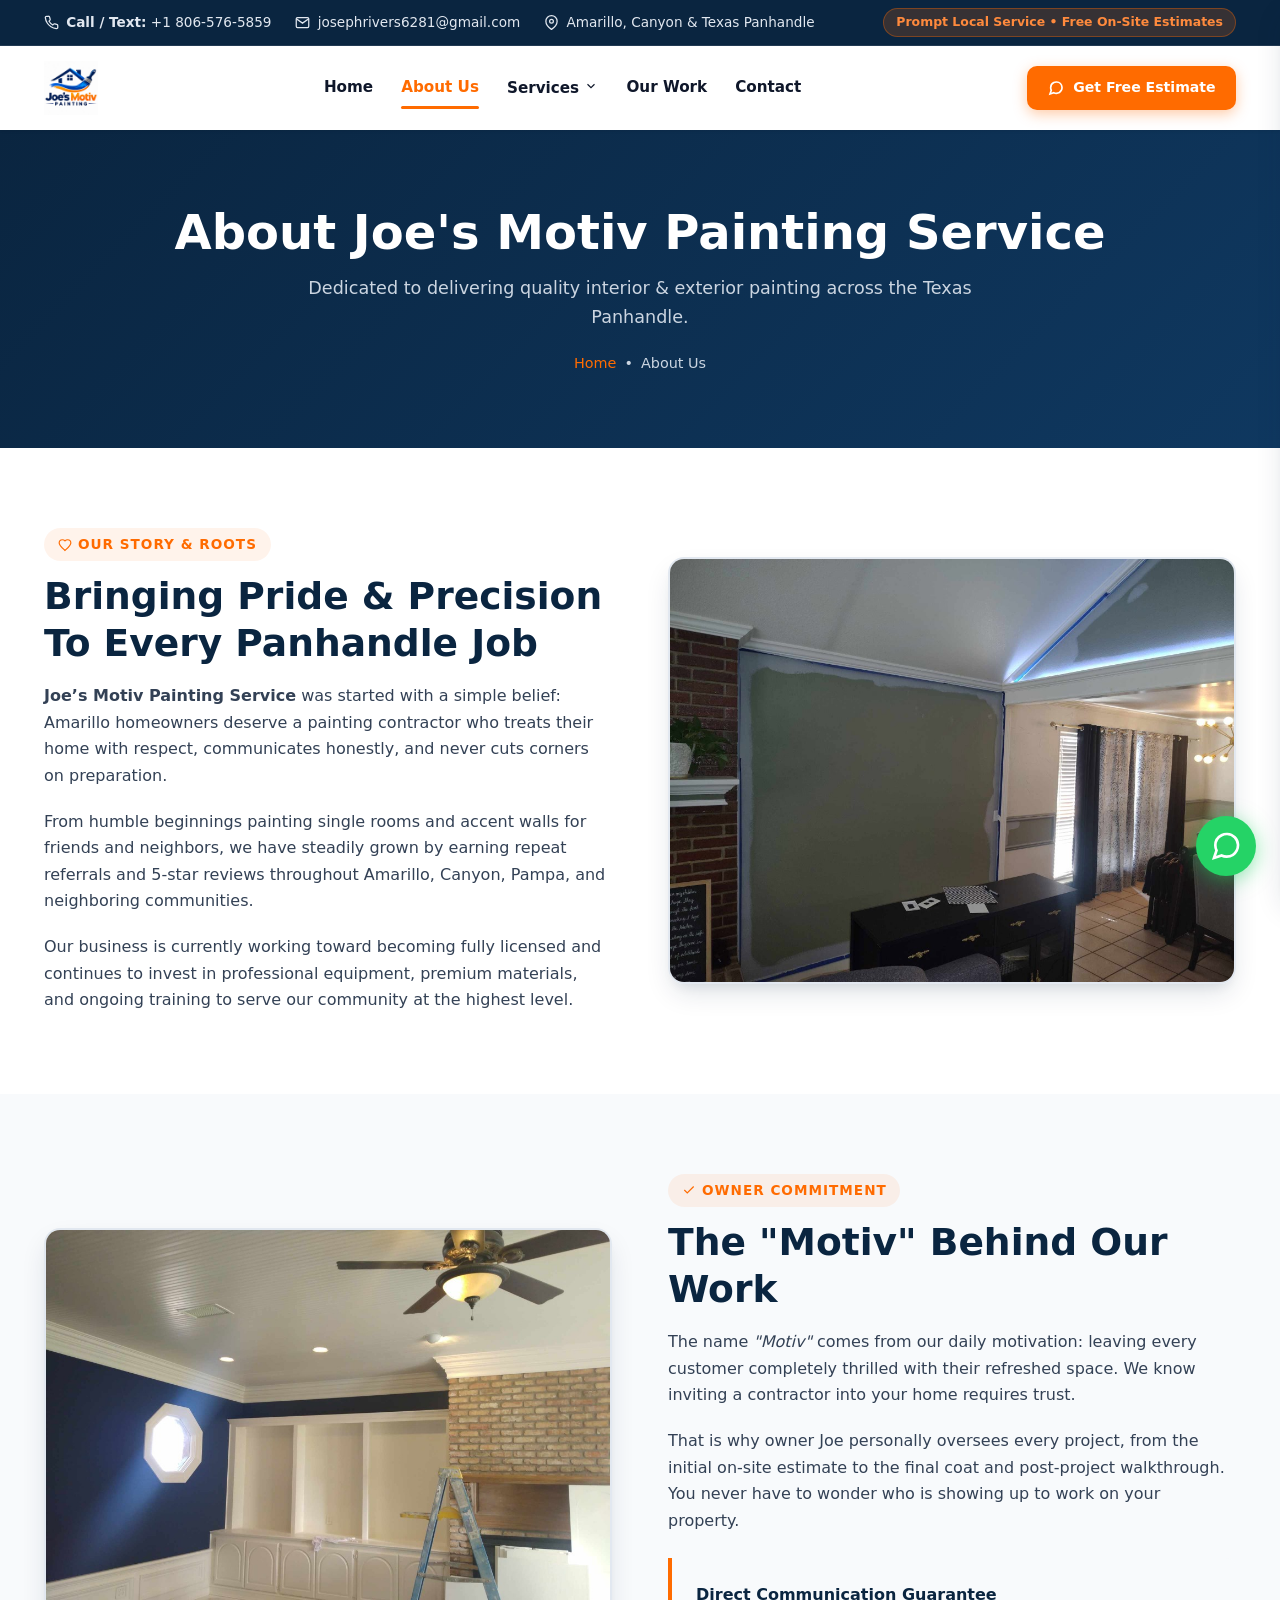
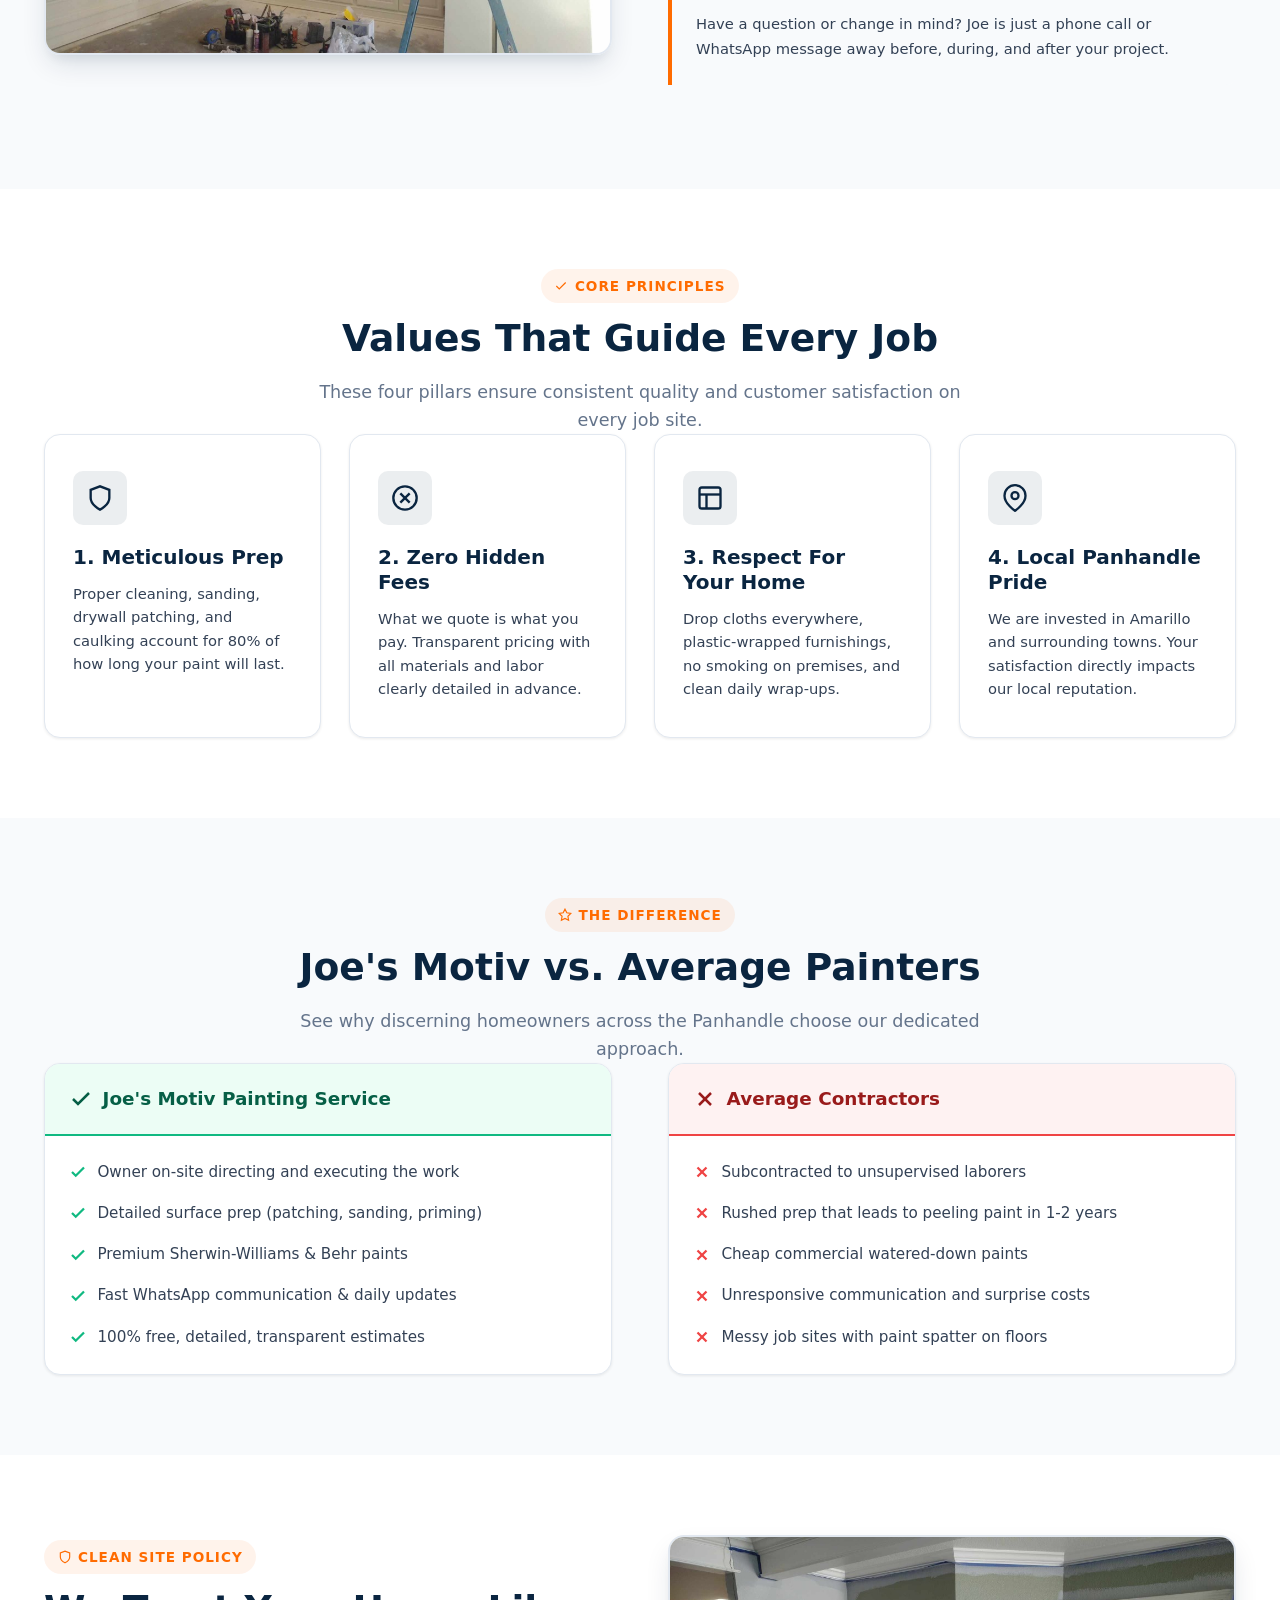
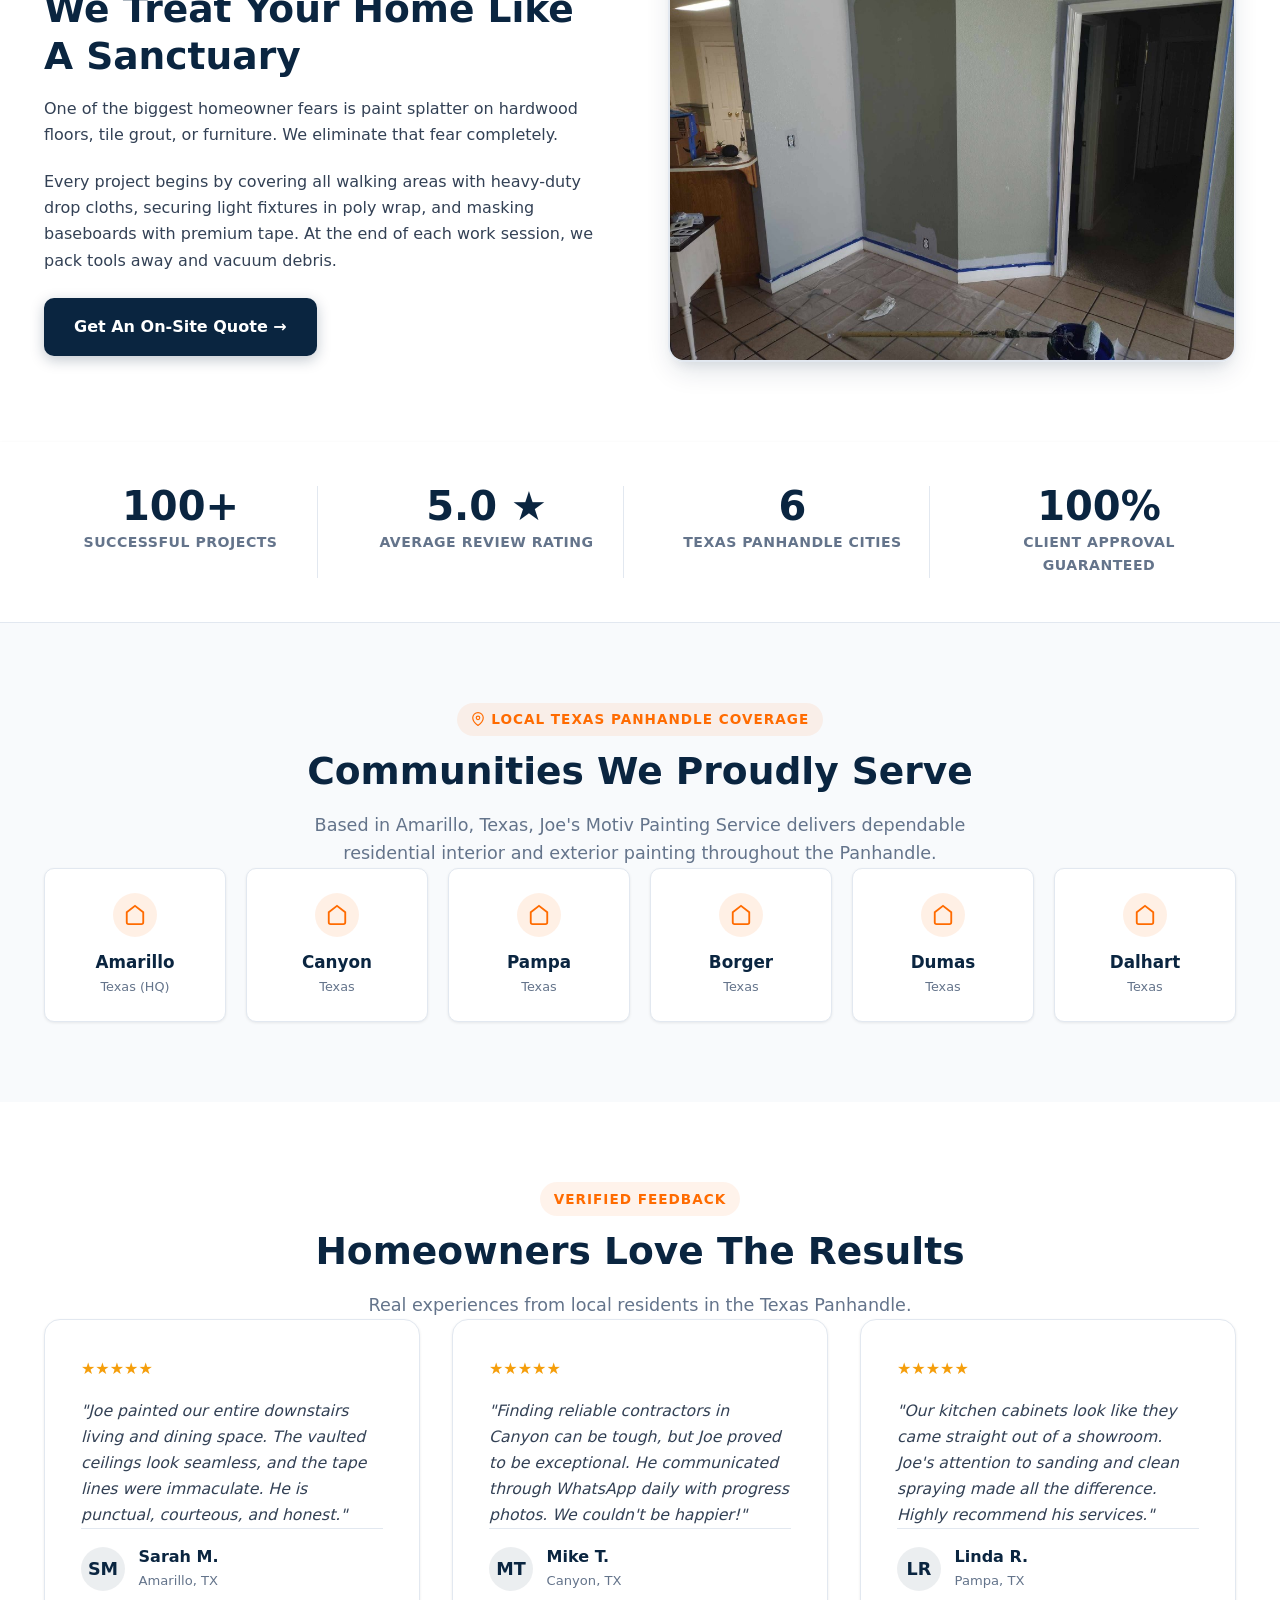
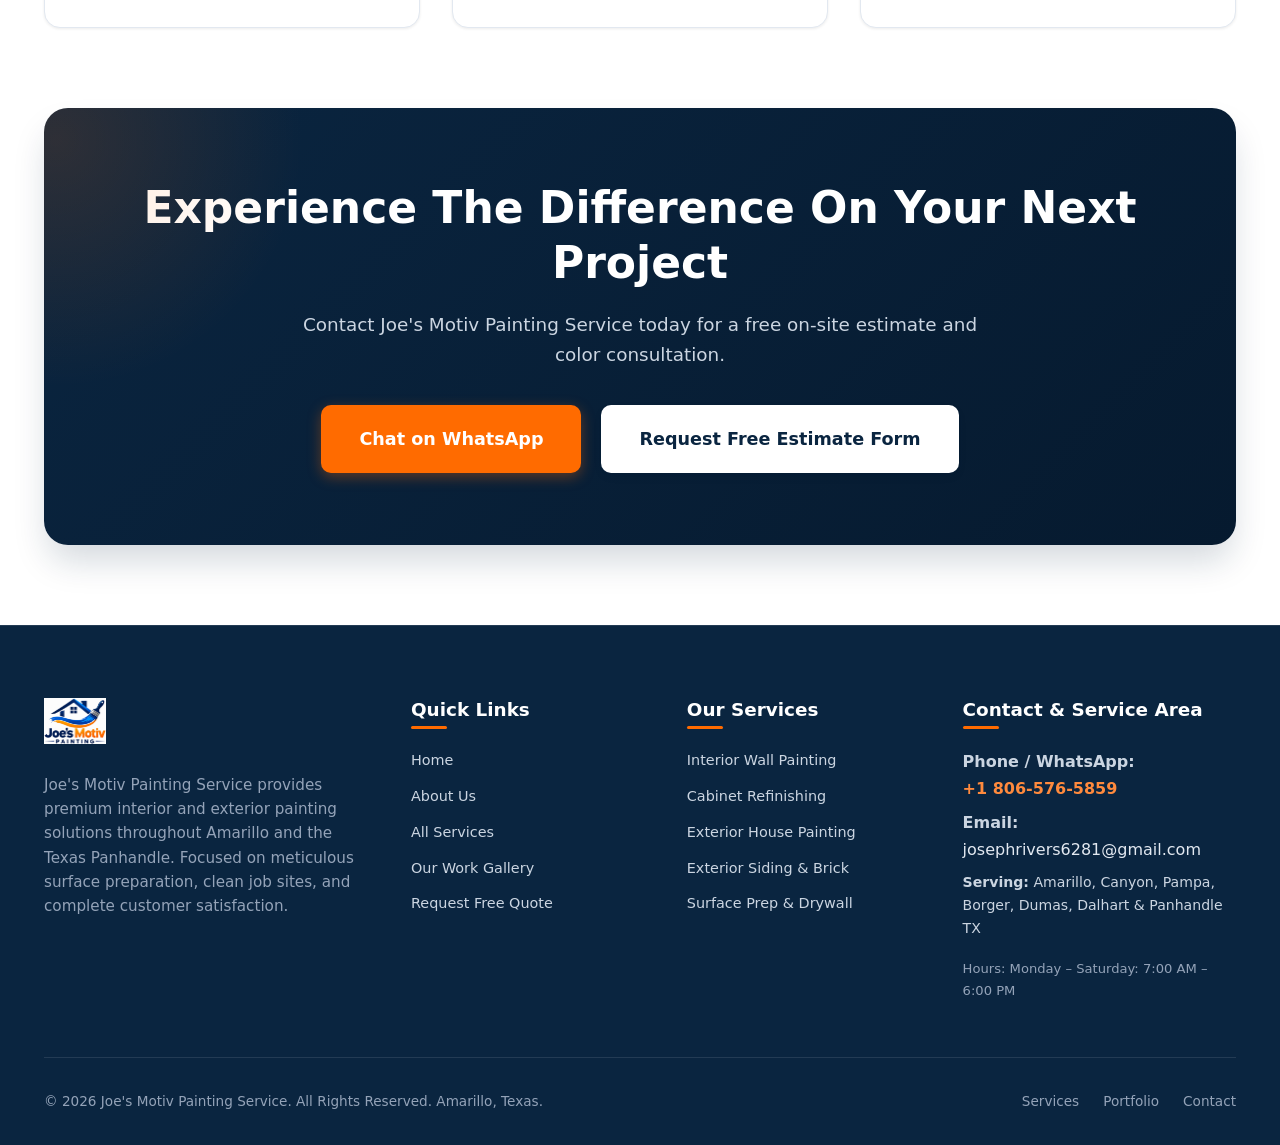
<file: about.html>
<!DOCTYPE html>
<html lang="en">
<head>
  <meta charset="UTF-8">
  <meta name="viewport" content="width=device-width, initial-scale=1.0">
  <meta name="description" content="Learn about Joe's Motiv Painting Service in Amarillo, TX. Founded on honest craftsmanship, reliable communication, and meticulous surface prep. Call +1 806-576-5859.">
  <title>About Us | Joe's Motiv Painting Service Amarillo TX</title>
  <link rel="stylesheet" href="css/style.css">
</head>
<body>

  <!-- Floating WhatsApp Action Button -->
  <a href="https://wa.me/18065765859?text=Hi%20Joe's%20Motiv%20Painting,%20I%20would%20like%20to%20request%20a%20free%20quote!" target="_blank" rel="noopener" class="floating-whatsapp" aria-label="Chat with Joe on WhatsApp">
    <svg width="32" height="32" viewBox="0 0 24 24" fill="none" stroke="currentColor" stroke-width="2"><path d="M21 11.5a8.38 8.38 0 0 1-.9 3.8 8.5 8.5 0 0 1-7.6 4.7 8.38 8.38 0 0 1-3.8-.9L3 21l1.9-5.7a8.38 8.38 0 0 1-.9-3.8 8.5 8.5 0 0 1 4.7-7.6 8.38 8.38 0 0 1 3.8-.9h.5a8.48 8.48 0 0 1 8 8v.5z"/></svg>
  </a>

  <!-- Top Bar -->
  <div class="top-bar">
    <div class="container top-bar-content">
      <div class="top-bar-info">
        <div class="top-bar-item">
          <svg width="15" height="15" viewBox="0 0 24 24" fill="none" stroke="currentColor" stroke-width="2"><path d="M22 16.92v3a2 2 0 0 1-2.18 2 19.79 19.79 0 0 1-8.63-3.07 19.5 19.5 0 0 1-6-6 19.79 19.79 0 0 1-3.07-8.67A2 2 0 0 1 4.11 2h3a2 2 0 0 1 2 1.72 12.84 12.84 0 0 0 .7 2.81 2 2 0 0 1-.45 2.11L8.09 9.91a16 16 0 0 0 6 6l1.27-1.27a2 2 0 0 1 2.11-.45 12.84 12.84 0 0 0 2.81.7A2 2 0 0 1 22 16.92z"/></svg>
          <span><strong>Call / Text:</strong> <a href="tel:+18065765859">+1 806-576-5859</a></span>
        </div>
        <div class="top-bar-item">
          <svg width="15" height="15" viewBox="0 0 24 24" fill="none" stroke="currentColor" stroke-width="2"><path d="M4 4h16c1.1 0 2 .9 2 2v12c0 1.1-.9 2-2 2H4c-1.1 0-2-.9-2-2V6c0-1.1.9-2 2-2z"/><polyline points="22,6 12,13 2,6"/></svg>
          <a href="mailto:josephrivers6281@gmail.com">josephrivers6281@gmail.com</a>
        </div>
        <div class="top-bar-item">
          <svg width="15" height="15" viewBox="0 0 24 24" fill="none" stroke="currentColor" stroke-width="2"><path d="M21 10c0 7-9 13-9 13s-9-6-9-13a9 9 0 0 1 18 0z"/><circle cx="12" cy="10" r="3"/></svg>
          <span>Amarillo, Canyon & Texas Panhandle</span>
        </div>
      </div>
      <div class="top-bar-badge">
        Prompt Local Service &bull; Free On-Site Estimates
      </div>
    </div>
  </div>

  <!-- Header Navigation -->
  <header class="navbar">
    <div class="container nav-container">
      <a href="index.html" class="logo" title="Joe's Motiv Painting Service">
        <img src="images/logo.jpg" alt="Joe's Motiv Painting Service Logo" class="logo-img">
      </a>

      <nav class="nav-menu">
        <a href="index.html" class="nav-link">Home</a>
        <a href="about.html" class="nav-link active">About Us</a>
        
        <!-- Services Dropdown -->
        <div class="nav-dropdown">
          <a href="services.html" class="nav-link">
            Services
            <svg width="14" height="14" viewBox="0 0 24 24" fill="none" stroke="currentColor" stroke-width="2"><path d="m6 9 6 6 6-6"/></svg>
          </a>
          <div class="dropdown-menu">
            <a href="service-interior-painting.html" class="dropdown-item">
              <div class="dropdown-icon">
                <svg width="16" height="16" viewBox="0 0 24 24" fill="none" stroke="currentColor" stroke-width="2"><path d="m19 11-8-8-8.6 8.6a2 2 0 0 0 0 2.8l5.2 5.2a2 2 0 0 0 2.8 0L19 11Z"/><path d="m5 2 5 5"/><path d="M2 13h15"/></svg>
              </div>
              Interior Painting
            </a>
            <a href="service-exterior-painting.html" class="dropdown-item">
              <div class="dropdown-icon">
                <svg width="16" height="16" viewBox="0 0 24 24" fill="none" stroke="currentColor" stroke-width="2"><path d="m3 9 9-7 9 7v11a2 2 0 0 1-2 2H5a2 2 0 0 1-2-2z"/></svg>
              </div>
              Exterior House Painting
            </a>
            <a href="service-surface-prep.html" class="dropdown-item">
              <div class="dropdown-icon">
                <svg width="16" height="16" viewBox="0 0 24 24" fill="none" stroke="currentColor" stroke-width="2"><rect x="3" y="3" width="18" height="18" rx="2"/><path d="M3 9h18"/><path d="M9 21V9"/></svg>
              </div>
              Surface Prep & Finishing
            </a>
            <div style="border-top: 1px solid var(--border-color); margin: 0.4rem 0;"></div>
            <a href="services.html" class="dropdown-item" style="color: var(--secondary-color); font-weight: 700;">
              View Full Catalog &rarr;
            </a>
          </div>
        </div>

        <a href="portfolio.html" class="nav-link">Our Work</a>
        <a href="contact.html" class="nav-link">Contact</a>
      </nav>

      <div class="nav-cta">
        <a href="https://wa.me/18065765859?text=Hi%20Joe's%20Motiv%20Painting,%20I%20would%20like%20to%20request%20a%20free%20quote!" target="_blank" rel="noopener" class="btn btn-primary btn-sm">
          <svg width="16" height="16" viewBox="0 0 24 24" fill="none" stroke="currentColor" stroke-width="2.5"><path d="M21 11.5a8.38 8.38 0 0 1-.9 3.8 8.5 8.5 0 0 1-7.6 4.7 8.38 8.38 0 0 1-3.8-.9L3 21l1.9-5.7a8.38 8.38 0 0 1-.9-3.8 8.5 8.5 0 0 1 4.7-7.6 8.38 8.38 0 0 1 3.8-.9h.5a8.48 8.48 0 0 1 8 8v.5z"/></svg>
          Get Free Estimate
        </a>
      </div>

      <div class="hamburger" aria-label="Toggle mobile menu">
        <span></span>
        <span></span>
        <span></span>
      </div>
    </div>
  </header>

  <!-- Mobile Navigation Drawer -->
  <div class="mobile-overlay"></div>
  <div class="mobile-nav">
    <div>
      <div style="display: flex; align-items: center; justify-content: space-between; margin-bottom: 2rem;">
        <a href="index.html" class="logo">
          <img src="images/logo.jpg" alt="Joe's Motiv Logo" style="height: 46px;">
        </a>
      </div>
      <ul style="display: flex; flex-direction: column; gap: 1.25rem;">
        <li><a href="index.html" style="font-weight: 600;">Home</a></li>
        <li><a href="about.html" style="font-weight: 700; color: var(--secondary-color);">About Us</a></li>
        <li><a href="services.html" style="font-weight: 600;">Services Catalog</a></li>
        <li style="padding-left: 1rem;"><a href="service-interior-painting.html" style="font-size: 0.95rem; color: var(--muted-color);">&bull; Interior Painting</a></li>
        <li style="padding-left: 1rem;"><a href="service-exterior-painting.html" style="font-size: 0.95rem; color: var(--muted-color);">&bull; Exterior House Painting</a></li>
        <li style="padding-left: 1rem;"><a href="service-surface-prep.html" style="font-size: 0.95rem; color: var(--muted-color);">&bull; Surface Prep & Finishing</a></li>
        <li><a href="portfolio.html" style="font-weight: 600;">Our Work (13 Real Photos)</a></li>
        <li><a href="contact.html" style="font-weight: 600;">Contact Us</a></li>
      </ul>
    </div>
    <div style="margin-top: 2rem;">
      <a href="https://wa.me/18065765859?text=Hi%20Joe's%20Motiv%20Painting,%20I%20would%20like%20to%20request%20a%20free%20quote!" target="_blank" rel="noopener" class="btn btn-primary" style="width: 100%; margin-bottom: 0.75rem;">WhatsApp Estimate</a>
      <a href="tel:+18065765859" class="btn btn-navy" style="width: 100%;">Call +1 806-576-5859</a>
    </div>
  </div>

  <!-- 1. PAGE HERO -->
  <section class="page-hero">
    <div class="container">
      <h1>About Joe's Motiv Painting Service</h1>
      <p>Dedicated to delivering quality interior & exterior painting across the Texas Panhandle.</p>
      <div class="breadcrumbs">
        <a href="index.html">Home</a> &bull; <span>About Us</span>
      </div>
    </div>
  </section>

  <!-- 2. STORY & LOCAL MISSION -->
  <section class="section-padding">
    <div class="container two-col-grid">
      <div>
        <div class="section-tag">
          <svg width="14" height="14" viewBox="0 0 24 24" fill="none" stroke="currentColor" stroke-width="2"><path d="M12 21.35l-1.45-1.32C5.4 15.36 2 12.28 2 8.5 2 5.42 4.42 3 7.5 3c1.74 0 3.41.81 4.5 2.09C13.09 3.81 14.76 3 16.5 3 19.58 3 22 5.42 22 8.5c0 3.78-3.4 6.86-8.55 11.54L12 21.35z"/></svg>
          Our Story &amp; Roots
        </div>
        <h2 class="section-title">Bringing Pride &amp; Precision To Every Panhandle Job</h2>
        <p style="color: var(--body-color); margin-bottom: 1.25rem;">
          <strong>Joe’s Motiv Painting Service</strong> was started with a simple belief: Amarillo homeowners deserve a painting contractor who treats their home with respect, communicates honestly, and never cuts corners on preparation.
        </p>
        <p style="color: var(--body-color); margin-bottom: 1.25rem;">
          From humble beginnings painting single rooms and accent walls for friends and neighbors, we have steadily grown by earning repeat referrals and 5-star reviews throughout Amarillo, Canyon, Pampa, and neighboring communities.
        </p>
        <p style="color: var(--body-color);">
          Our business is currently working toward becoming fully licensed and continues to invest in professional equipment, premium materials, and ongoing training to serve our community at the highest level.
        </p>
      </div>

      <div>
        <div style="border-radius: var(--radius-lg); overflow: hidden; box-shadow: var(--shadow-lg); border: 2px solid var(--border-color);">
          <img src="images/real-work-2.jpg" alt="Joe's Motiv Living Room Painting Job in Amarillo">
        </div>
      </div>
    </div>
  </section>

  <!-- 3. MEET JOE & THE MOTIV PROMISE -->
  <section class="section-padding" style="background-color: var(--bg-light);">
    <div class="container two-col-grid">
      <div>
        <div style="border-radius: var(--radius-lg); overflow: hidden; box-shadow: var(--shadow-lg); border: 2px solid var(--border-color);">
          <img src="images/real-work-9.jpg" alt="Joe's Motiv Accent Wall & Built-in Project">
        </div>
      </div>

      <div>
        <div class="section-tag">
          <svg width="14" height="14" viewBox="0 0 24 24" fill="none" stroke="currentColor" stroke-width="2"><polyline points="20 6 9 17 4 12"/></svg>
          Owner Commitment
        </div>
        <h2 class="section-title">The "Motiv" Behind Our Work</h2>
        <p style="color: var(--body-color); margin-bottom: 1.25rem;">
          The name <em>"Motiv"</em> comes from our daily motivation: leaving every customer completely thrilled with their refreshed space. We know inviting a contractor into your home requires trust.
        </p>
        <p style="color: var(--body-color); margin-bottom: 1.5rem;">
          That is why owner Joe personally oversees every project, from the initial on-site estimate to the final coat and post-project walkthrough. You never have to wonder who is showing up to work on your property.
        </p>

        <div class="highlight-box">
          <div style="font-weight: 700; color: var(--primary-color); margin-bottom: 0.25rem;">Direct Communication Guarantee</div>
          <div style="font-size: 0.92rem; color: var(--body-color);">Have a question or change in mind? Joe is just a phone call or WhatsApp message away before, during, and after your project.</div>
        </div>
      </div>
    </div>
  </section>

  <!-- 4. CORE PRINCIPLES (4 Cards) -->
  <section class="section-padding">
    <div class="container">
      <div class="text-center">
        <div class="section-tag">
          <svg width="14" height="14" viewBox="0 0 24 24" fill="none" stroke="currentColor" stroke-width="2"><polyline points="20 6 9 17 4 12"/></svg>
          Core Principles
        </div>
        <h2 class="section-title">Values That Guide Every Job</h2>
        <p class="section-subtitle">
          These four pillars ensure consistent quality and customer satisfaction on every job site.
        </p>
      </div>

      <div class="why-grid">
        <div class="why-card">
          <div class="why-icon">
            <svg width="28" height="28" viewBox="0 0 24 24" fill="none" stroke="currentColor" stroke-width="2"><path d="M12 22s8-4 8-10V5l-8-3-8 3v7c0 6 8 10 8 10z"/></svg>
          </div>
          <h3>1. Meticulous Prep</h3>
          <p>Proper cleaning, sanding, drywall patching, and caulking account for 80% of how long your paint will last.</p>
        </div>

        <div class="why-card">
          <div class="why-icon">
            <svg width="28" height="28" viewBox="0 0 24 24" fill="none" stroke="currentColor" stroke-width="2"><circle cx="12" cy="12" r="10"/><path d="M16 8l-8 8"/><path d="M8 8l8 8"/></svg>
          </div>
          <h3>2. Zero Hidden Fees</h3>
          <p>What we quote is what you pay. Transparent pricing with all materials and labor clearly detailed in advance.</p>
        </div>

        <div class="why-card">
          <div class="why-icon">
            <svg width="28" height="28" viewBox="0 0 24 24" fill="none" stroke="currentColor" stroke-width="2"><rect x="3" y="3" width="18" height="18" rx="2"/><path d="M3 9h18"/><path d="M9 21V9"/></svg>
          </div>
          <h3>3. Respect For Your Home</h3>
          <p>Drop cloths everywhere, plastic-wrapped furnishings, no smoking on premises, and clean daily wrap-ups.</p>
        </div>

        <div class="why-card">
          <div class="why-icon">
            <svg width="28" height="28" viewBox="0 0 24 24" fill="none" stroke="currentColor" stroke-width="2"><path d="M21 10c0 7-9 13-9 13s-9-6-9-13a9 9 0 0 1 18 0z"/><circle cx="12" cy="10" r="3"/></svg>
          </div>
          <h3>4. Local Panhandle Pride</h3>
          <p>We are invested in Amarillo and surrounding towns. Your satisfaction directly impacts our local reputation.</p>
        </div>
      </div>
    </div>
  </section>

  <!-- 5. WHAT SETS JOE APART (Comparison Section) -->
  <section class="section-padding" style="background-color: var(--bg-light);">
    <div class="container">
      <div class="text-center">
        <div class="section-tag">
          <svg width="14" height="14" viewBox="0 0 24 24" fill="none" stroke="currentColor" stroke-width="2"><polygon points="12 2 15.09 8.26 22 9.27 17 14.14 18.18 21.02 12 17.77 5.82 21.02 7 14.14 2 9.27 8.91 8.26 12 2"/></svg>
          The Difference
        </div>
        <h2 class="section-title">Joe's Motiv vs. Average Painters</h2>
        <p class="section-subtitle">
          See why discerning homeowners across the Panhandle choose our dedicated approach.
        </p>
      </div>

      <div class="two-col-grid" style="align-items: stretch;">
        <div class="comparison-card">
          <div class="comparison-header good">
            <svg width="24" height="24" viewBox="0 0 24 24" fill="none" stroke="currentColor" stroke-width="2.5"><polyline points="20 6 9 17 4 12"/></svg>
            <span>Joe's Motiv Painting Service</span>
          </div>
          <div class="comparison-body">
            <div class="checklist-item">
              <svg width="18" height="18" viewBox="0 0 24 24" fill="none" stroke="#10B981" stroke-width="3"><polyline points="20 6 9 17 4 12"/></svg>
              <span>Owner on-site directing and executing the work</span>
            </div>
            <div class="checklist-item">
              <svg width="18" height="18" viewBox="0 0 24 24" fill="none" stroke="#10B981" stroke-width="3"><polyline points="20 6 9 17 4 12"/></svg>
              <span>Detailed surface prep (patching, sanding, priming)</span>
            </div>
            <div class="checklist-item">
              <svg width="18" height="18" viewBox="0 0 24 24" fill="none" stroke="#10B981" stroke-width="3"><polyline points="20 6 9 17 4 12"/></svg>
              <span>Premium Sherwin-Williams &amp; Behr paints</span>
            </div>
            <div class="checklist-item">
              <svg width="18" height="18" viewBox="0 0 24 24" fill="none" stroke="#10B981" stroke-width="3"><polyline points="20 6 9 17 4 12"/></svg>
              <span>Fast WhatsApp communication &amp; daily updates</span>
            </div>
            <div class="checklist-item">
              <svg width="18" height="18" viewBox="0 0 24 24" fill="none" stroke="#10B981" stroke-width="3"><polyline points="20 6 9 17 4 12"/></svg>
              <span>100% free, detailed, transparent estimates</span>
            </div>
          </div>
        </div>

        <div class="comparison-card">
          <div class="comparison-header bad">
            <svg width="24" height="24" viewBox="0 0 24 24" fill="none" stroke="currentColor" stroke-width="2.5"><line x1="18" y1="6" x2="6" y2="18"/><line x1="6" y1="6" x2="18" y2="18"/></svg>
            <span>Average Contractors</span>
          </div>
          <div class="comparison-body">
            <div class="checklist-item">
              <svg width="18" height="18" viewBox="0 0 24 24" fill="none" stroke="#EF4444" stroke-width="3"><line x1="18" y1="6" x2="6" y2="18"/><line x1="6" y1="6" x2="18" y2="18"/></svg>
              <span>Subcontracted to unsupervised laborers</span>
            </div>
            <div class="checklist-item">
              <svg width="18" height="18" viewBox="0 0 24 24" fill="none" stroke="#EF4444" stroke-width="3"><line x1="18" y1="6" x2="6" y2="18"/><line x1="6" y1="6" x2="18" y2="18"/></svg>
              <span>Rushed prep that leads to peeling paint in 1-2 years</span>
            </div>
            <div class="checklist-item">
              <svg width="18" height="18" viewBox="0 0 24 24" fill="none" stroke="#EF4444" stroke-width="3"><line x1="18" y1="6" x2="6" y2="18"/><line x1="6" y1="6" x2="18" y2="18"/></svg>
              <span>Cheap commercial watered-down paints</span>
            </div>
            <div class="checklist-item">
              <svg width="18" height="18" viewBox="0 0 24 24" fill="none" stroke="#EF4444" stroke-width="3"><line x1="18" y1="6" x2="6" y2="18"/><line x1="6" y1="6" x2="18" y2="18"/></svg>
              <span>Unresponsive communication and surprise costs</span>
            </div>
            <div class="checklist-item">
              <svg width="18" height="18" viewBox="0 0 24 24" fill="none" stroke="#EF4444" stroke-width="3"><line x1="18" y1="6" x2="6" y2="18"/><line x1="6" y1="6" x2="18" y2="18"/></svg>
              <span>Messy job sites with paint spatter on floors</span>
            </div>
          </div>
        </div>
      </div>
    </div>
  </section>

  <!-- 6. PROPERTY PROTECTION GUARANTEE -->
  <section class="section-padding">
    <div class="container two-col-grid">
      <div>
        <div class="section-tag">
          <svg width="14" height="14" viewBox="0 0 24 24" fill="none" stroke="currentColor" stroke-width="2"><path d="M12 22s8-4 8-10V5l-8-3-8 3v7c0 6 8 10 8 10z"/></svg>
          Clean Site Policy
        </div>
        <h2 class="section-title">We Treat Your Home Like A Sanctuary</h2>
        <p style="color: var(--body-color); margin-bottom: 1.25rem;">
          One of the biggest homeowner fears is paint splatter on hardwood floors, tile grout, or furniture. We eliminate that fear completely.
        </p>
        <p style="color: var(--body-color); margin-bottom: 1.5rem;">
          Every project begins by covering all walking areas with heavy-duty drop cloths, securing light fixtures in poly wrap, and masking baseboards with premium tape. At the end of each work session, we pack tools away and vacuum debris.
        </p>
        <a href="contact.html" class="btn btn-navy">Get An On-Site Quote &rarr;</a>
      </div>

      <div>
        <div style="border-radius: var(--radius-lg); overflow: hidden; box-shadow: var(--shadow-lg); border: 2px solid var(--border-color);">
          <img src="images/real-work-8.jpg" alt="Active clean wall painting job in progress">
        </div>
      </div>
    </div>
  </section>

  <!-- 7. MILESTONES & STATS -->
  <section class="stats-bar">
    <div class="container stats-grid">
      <div class="stat-item">
        <div class="stat-number">100+</div>
        <div class="stat-label">Successful Projects</div>
      </div>
      <div class="stat-item">
        <div class="stat-number">5.0 ★</div>
        <div class="stat-label">Average Review Rating</div>
      </div>
      <div class="stat-item">
        <div class="stat-number">6</div>
        <div class="stat-label">Texas Panhandle Cities</div>
      </div>
      <div class="stat-item">
        <div class="stat-number">100%</div>
        <div class="stat-label">Client Approval Guaranteed</div>
      </div>
    </div>
  </section>

  <!-- 8. SERVICE AREAS -->
  <!-- SECTION: SERVICE AREAS -->
  <section class="section-padding" style="background-color: var(--bg-light);">
    <div class="container">
      <div class="text-center">
        <div class="section-tag">
          <svg width="14" height="14" viewBox="0 0 24 24" fill="none" stroke="currentColor" stroke-width="2"><path d="M21 10c0 7-9 13-9 13s-9-6-9-13a9 9 0 0 1 18 0z"/><circle cx="12" cy="10" r="3"/></svg>
          Local Texas Panhandle Coverage
        </div>
        <h2 class="section-title">Communities We Proudly Serve</h2>
        <p class="section-subtitle">
          Based in Amarillo, Texas, Joe's Motiv Painting Service delivers dependable residential interior and exterior painting throughout the Panhandle.
        </p>
      </div>

      <div class="area-grid">
        <div class="area-card">
          <div class="area-icon">
            <svg width="22" height="22" viewBox="0 0 24 24" fill="none" stroke="currentColor" stroke-width="2"><path d="M3 9l9-7 9 7v11a2 2 0 0 1-2 2H5a2 2 0 0 1-2-2z"/></svg>
          </div>
          <div class="area-name">Amarillo</div>
          <div class="area-state">Texas (HQ)</div>
        </div>
        <div class="area-card">
          <div class="area-icon">
            <svg width="22" height="22" viewBox="0 0 24 24" fill="none" stroke="currentColor" stroke-width="2"><path d="M3 9l9-7 9 7v11a2 2 0 0 1-2 2H5a2 2 0 0 1-2-2z"/></svg>
          </div>
          <div class="area-name">Canyon</div>
          <div class="area-state">Texas</div>
        </div>
        <div class="area-card">
          <div class="area-icon">
            <svg width="22" height="22" viewBox="0 0 24 24" fill="none" stroke="currentColor" stroke-width="2"><path d="M3 9l9-7 9 7v11a2 2 0 0 1-2 2H5a2 2 0 0 1-2-2z"/></svg>
          </div>
          <div class="area-name">Pampa</div>
          <div class="area-state">Texas</div>
        </div>
        <div class="area-card">
          <div class="area-icon">
            <svg width="22" height="22" viewBox="0 0 24 24" fill="none" stroke="currentColor" stroke-width="2"><path d="M3 9l9-7 9 7v11a2 2 0 0 1-2 2H5a2 2 0 0 1-2-2z"/></svg>
          </div>
          <div class="area-name">Borger</div>
          <div class="area-state">Texas</div>
        </div>
        <div class="area-card">
          <div class="area-icon">
            <svg width="22" height="22" viewBox="0 0 24 24" fill="none" stroke="currentColor" stroke-width="2"><path d="M3 9l9-7 9 7v11a2 2 0 0 1-2 2H5a2 2 0 0 1-2-2z"/></svg>
          </div>
          <div class="area-name">Dumas</div>
          <div class="area-state">Texas</div>
        </div>
        <div class="area-card">
          <div class="area-icon">
            <svg width="22" height="22" viewBox="0 0 24 24" fill="none" stroke="currentColor" stroke-width="2"><path d="M3 9l9-7 9 7v11a2 2 0 0 1-2 2H5a2 2 0 0 1-2-2z"/></svg>
          </div>
          <div class="area-name">Dalhart</div>
          <div class="area-state">Texas</div>
        </div>
      </div>
    </div>
  </section>

  <!-- 9. REVIEWS -->
  <section class="section-padding">
    <div class="container">
      <div class="text-center">
        <div class="section-tag">Verified Feedback</div>
        <h2 class="section-title">Homeowners Love The Results</h2>
        <p class="section-subtitle">Real experiences from local residents in the Texas Panhandle.</p>
      </div>

      <div class="reviews-grid">
        <div class="review-card">
          <div>
            <div class="review-stars">★★★★★</div>
            <p class="review-text">"Joe painted our entire downstairs living and dining space. The vaulted ceilings look seamless, and the tape lines were immaculate. He is punctual, courteous, and honest."</p>
          </div>
          <div class="review-author">
            <div class="author-avatar">SM</div>
            <div class="author-info">
              <h4>Sarah M.</h4>
              <div class="author-location">Amarillo, TX</div>
            </div>
          </div>
        </div>

        <div class="review-card">
          <div>
            <div class="review-stars">★★★★★</div>
            <p class="review-text">"Finding reliable contractors in Canyon can be tough, but Joe proved to be exceptional. He communicated through WhatsApp daily with progress photos. We couldn't be happier!"</p>
          </div>
          <div class="review-author">
            <div class="author-avatar">MT</div>
            <div class="author-info">
              <h4>Mike T.</h4>
              <div class="author-location">Canyon, TX</div>
            </div>
          </div>
        </div>

        <div class="review-card">
          <div>
            <div class="review-stars">★★★★★</div>
            <p class="review-text">"Our kitchen cabinets look like they came straight out of a showroom. Joe's attention to sanding and clean spraying made all the difference. Highly recommend his services."</p>
          </div>
          <div class="review-author">
            <div class="author-avatar">LR</div>
            <div class="author-info">
              <h4>Linda R.</h4>
              <div class="author-location">Pampa, TX</div>
            </div>
          </div>
        </div>
      </div>
    </div>
  </section>

  <!-- 10. CTA BANNER -->
  <section class="section-padding" style="padding-top: 0;">
    <div class="container">
      <div class="cta-banner">
        <h2>Experience The Difference On Your Next Project</h2>
        <p>Contact Joe's Motiv Painting Service today for a free on-site estimate and color consultation.</p>
        <div class="cta-banner-buttons">
          <a href="https://wa.me/18065765859?text=Hi%20Joe's%20Motiv%20Painting,%20I%20would%20like%20to%20request%20a%20free%20quote!" target="_blank" rel="noopener" class="btn btn-primary btn-lg">Chat on WhatsApp</a>
          <a href="contact.html" class="btn btn-white btn-lg">Request Free Estimate Form</a>
        </div>
      </div>
    </div>
  </section>

  <!-- FOOTER -->
  <footer class="footer">
    <div class="container">
      <div class="footer-grid">
        <div class="footer-brand">
          <a href="index.html" class="logo" style="background-color: #ffffff; padding: 0.45rem 0.85rem; border-radius: var(--radius-md); display: inline-flex; align-items: center; box-shadow: var(--shadow-sm);">
            <img src="images/logo-clean.jpg" alt="Joe's Motiv Painting Logo" style="height: 46px; width: auto; object-fit: contain; display: block;">
          </a>
          <p>Joe's Motiv Painting Service provides premium interior and exterior painting solutions throughout Amarillo and the Texas Panhandle. Focused on meticulous surface preparation, clean job sites, and complete customer satisfaction.</p>
        </div>
        <div>
          <h4 class="footer-title">Quick Links</h4>
          <div class="footer-links">
            <a href="index.html">Home</a>
            <a href="about.html">About Us</a>
            <a href="services.html">All Services</a>
            <a href="portfolio.html">Our Work Gallery</a>
            <a href="contact.html">Request Free Quote</a>
          </div>
        </div>
        <div>
          <h4 class="footer-title">Our Services</h4>
          <div class="footer-links">
            <a href="service-interior-painting.html">Interior Wall Painting</a>
            <a href="service-interior-painting.html">Cabinet Refinishing</a>
            <a href="service-exterior-painting.html">Exterior House Painting</a>
            <a href="service-exterior-painting.html">Exterior Siding & Brick</a>
            <a href="service-surface-prep.html">Surface Prep & Drywall</a>
          </div>
        </div>
        <div>
          <h4 class="footer-title">Contact & Service Area</h4>
          <p style="color:#CBD5E1; margin-bottom: 0.5rem;"><strong>Phone / WhatsApp:</strong><br><a href="tel:+18065765859" style="color:#FF8A3D; font-weight:700;">+1 806-576-5859</a></p>
          <p style="color:#CBD5E1; margin-bottom: 0.5rem;"><strong>Email:</strong><br><a href="mailto:josephrivers6281@gmail.com" style="color:#E2E8F0;">josephrivers6281@gmail.com</a></p>
          <p style="color:#CBD5E1; font-size: 0.88rem;"><strong>Serving:</strong> Amarillo, Canyon, Pampa, Borger, Dumas, Dalhart & Panhandle TX</p>
          <p style="color:#94A3B8; font-size: 0.82rem; margin-top: 0.5rem;">Hours: Monday – Saturday: 7:00 AM – 6:00 PM</p>
        </div>
      </div>
      <div class="footer-bottom">
        <div>&copy; 2026 Joe's Motiv Painting Service. All Rights Reserved. Amarillo, Texas.</div>
        <div style="display: flex; gap: 1.5rem;">
          <a href="services.html" style="color: #94A3B8;">Services</a>
          <a href="portfolio.html" style="color: #94A3B8;">Portfolio</a>
          <a href="contact.html" style="color: #94A3B8;">Contact</a>
        </div>
      </div>
    </div>
  </footer>

  <script src="js/script.js"></script>
</body>
</html>
</file>
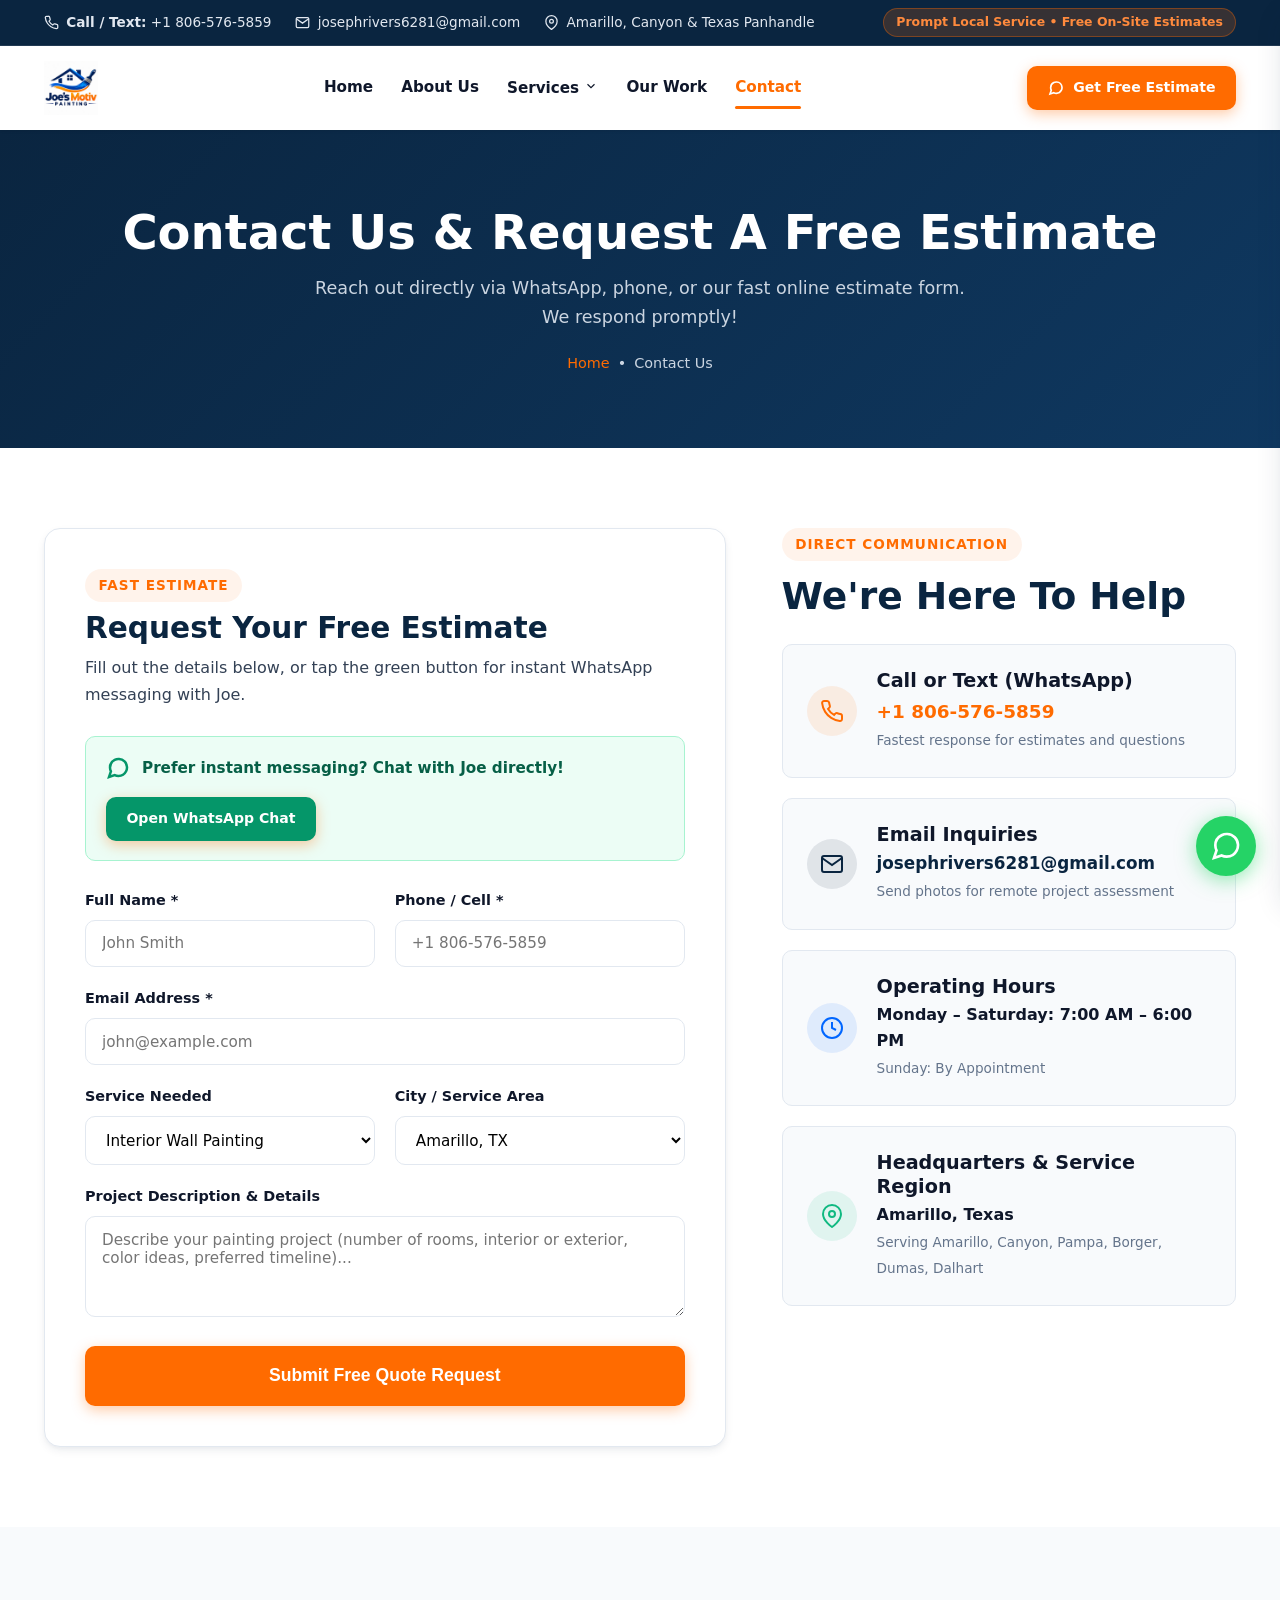
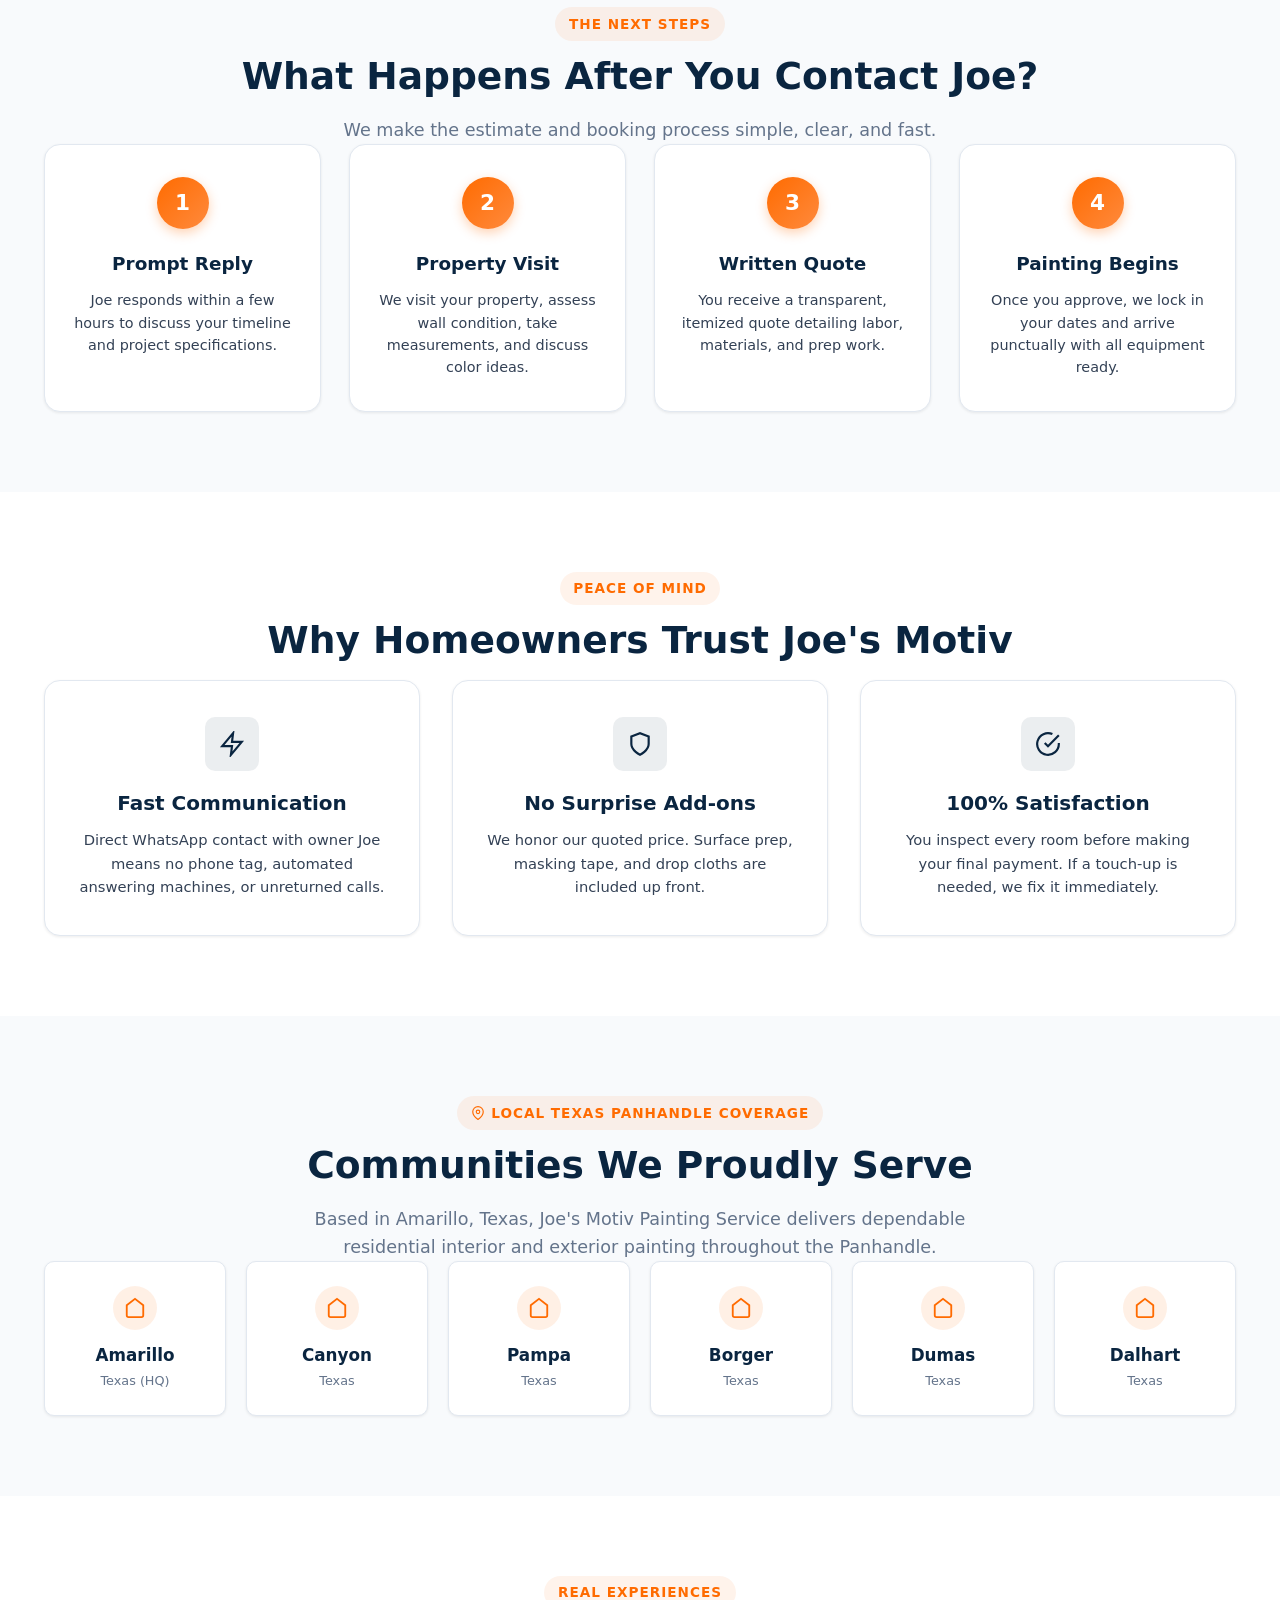
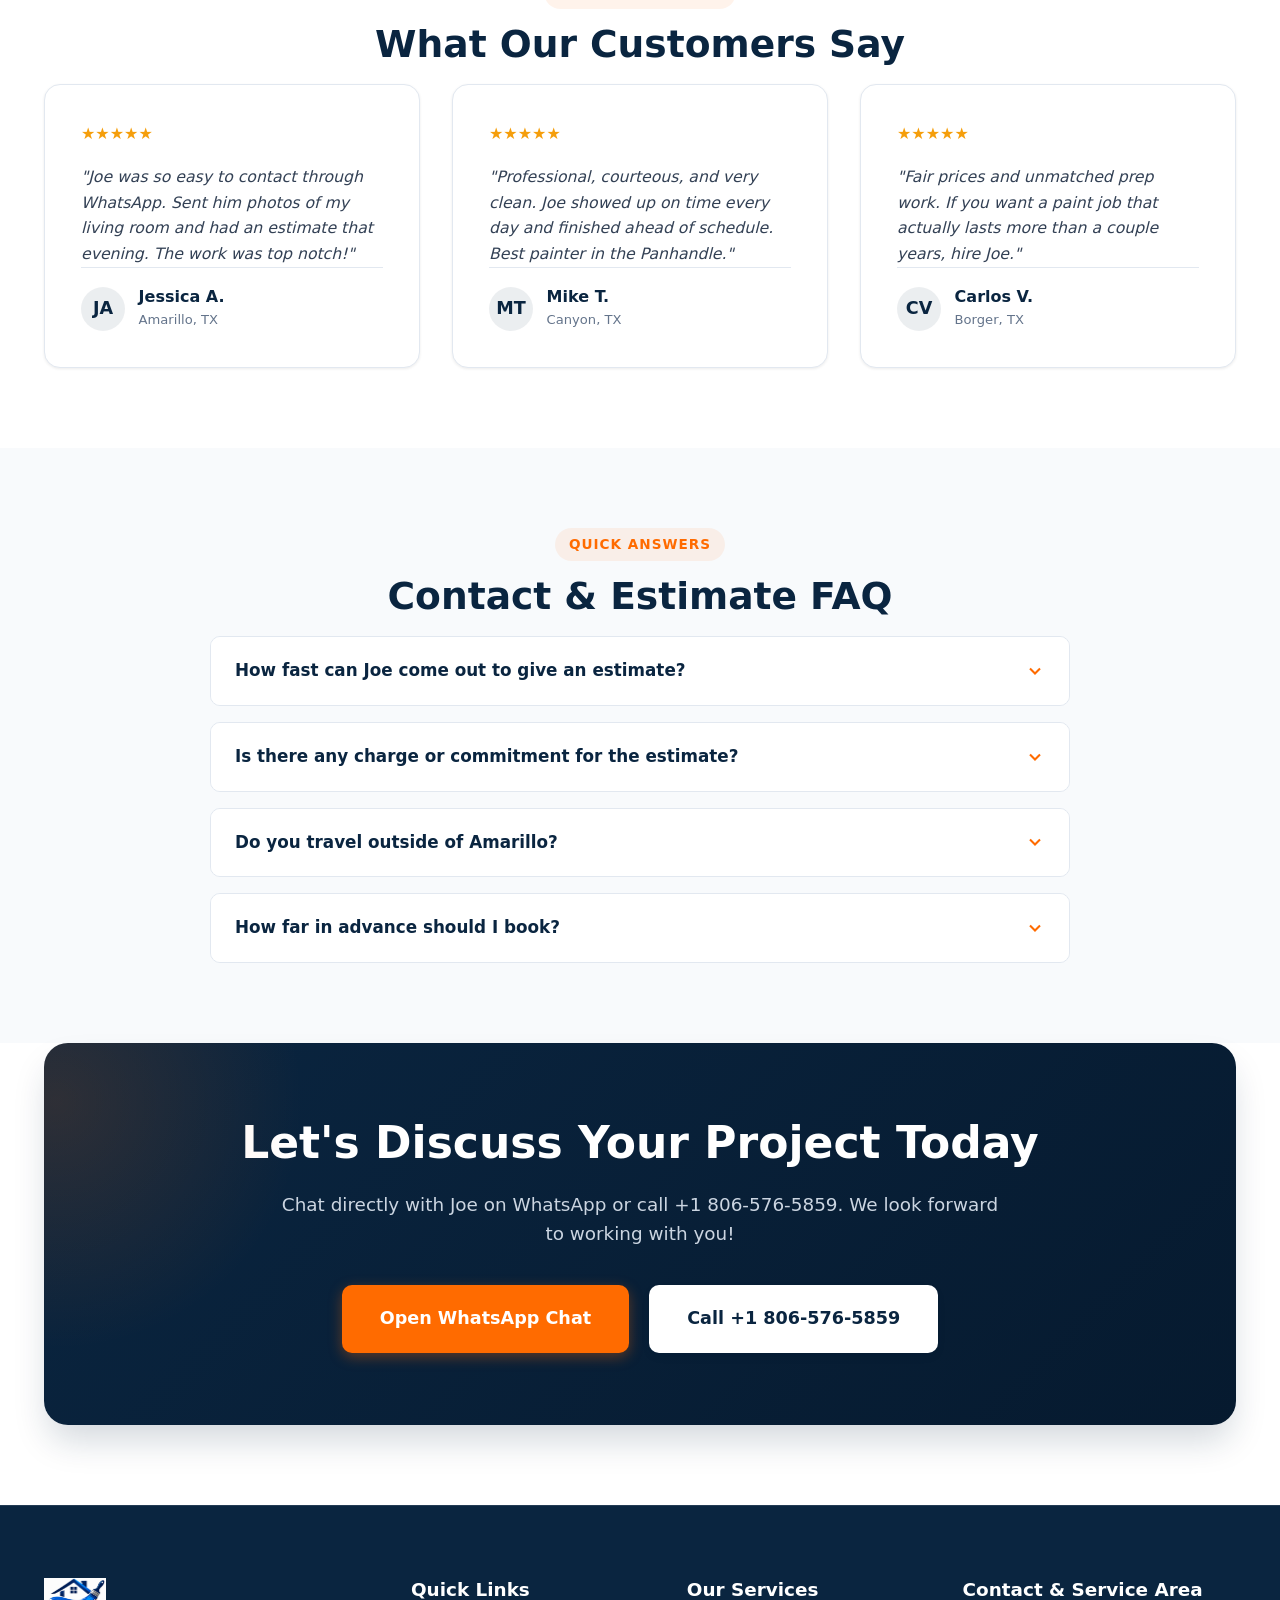
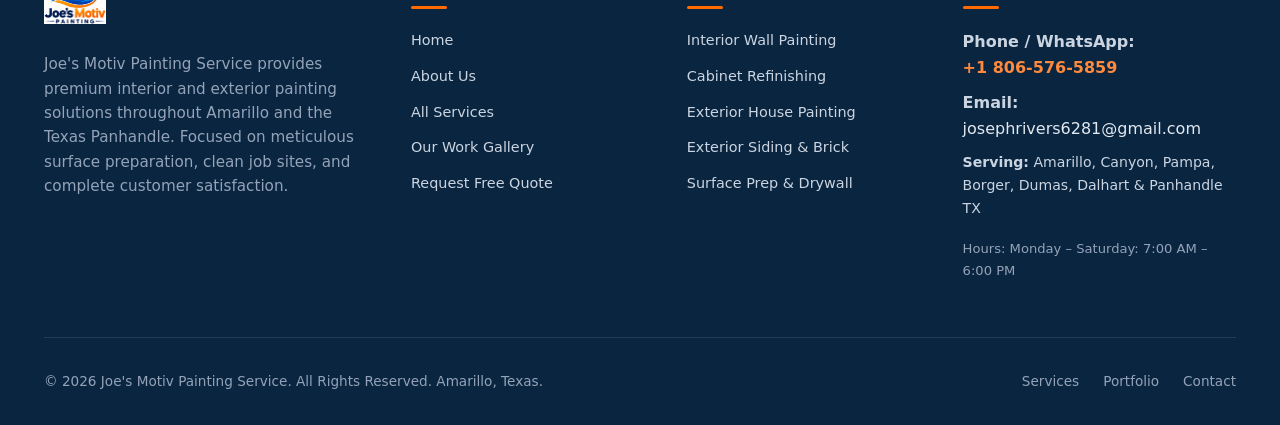
<file: contact.html>
<!DOCTYPE html>
<html lang="en">
<head>
  <meta charset="UTF-8">
  <meta name="viewport" content="width=device-width, initial-scale=1.0">
  <meta name="description" content="Contact Joe's Motiv Painting Service in Amarillo, TX. Request a free interior or exterior painting estimate. Call/WhatsApp +1 806-576-5859 or email josephrivers6281@gmail.com.">
  <title>Contact Us &amp; Request Free Estimate | Joe's Motiv Painting Service Amarillo TX</title>
  <link rel="stylesheet" href="css/style.css">
</head>
<body>

  <!-- Floating WhatsApp Action Button -->
  <a href="https://wa.me/18065765859?text=Hi%20Joe's%20Motiv%20Painting,%20I%20would%20like%20to%20request%20a%20free%20quote!" target="_blank" rel="noopener" class="floating-whatsapp" aria-label="Chat with Joe on WhatsApp">
    <svg width="32" height="32" viewBox="0 0 24 24" fill="none" stroke="currentColor" stroke-width="2"><path d="M21 11.5a8.38 8.38 0 0 1-.9 3.8 8.5 8.5 0 0 1-7.6 4.7 8.38 8.38 0 0 1-3.8-.9L3 21l1.9-5.7a8.38 8.38 0 0 1-.9-3.8 8.5 8.5 0 0 1 4.7-7.6 8.38 8.38 0 0 1 3.8-.9h.5a8.48 8.48 0 0 1 8 8v.5z"/></svg>
  </a>

  <!-- Top Bar -->
  <div class="top-bar">
    <div class="container top-bar-content">
      <div class="top-bar-info">
        <div class="top-bar-item">
          <svg width="15" height="15" viewBox="0 0 24 24" fill="none" stroke="currentColor" stroke-width="2"><path d="M22 16.92v3a2 2 0 0 1-2.18 2 19.79 19.79 0 0 1-8.63-3.07 19.5 19.5 0 0 1-6-6 19.79 19.79 0 0 1-3.07-8.67A2 2 0 0 1 4.11 2h3a2 2 0 0 1 2 1.72 12.84 12.84 0 0 0 .7 2.81 2 2 0 0 1-.45 2.11L8.09 9.91a16 16 0 0 0 6 6l1.27-1.27a2 2 0 0 1 2.11-.45 12.84 12.84 0 0 0 2.81.7A2 2 0 0 1 22 16.92z"/></svg>
          <span><strong>Call / Text:</strong> <a href="tel:+18065765859">+1 806-576-5859</a></span>
        </div>
        <div class="top-bar-item">
          <svg width="15" height="15" viewBox="0 0 24 24" fill="none" stroke="currentColor" stroke-width="2"><path d="M4 4h16c1.1 0 2 .9 2 2v12c0 1.1-.9 2-2 2H4c-1.1 0-2-.9-2-2V6c0-1.1.9-2 2-2z"/><polyline points="22,6 12,13 2,6"/></svg>
          <a href="mailto:josephrivers6281@gmail.com">josephrivers6281@gmail.com</a>
        </div>
        <div class="top-bar-item">
          <svg width="15" height="15" viewBox="0 0 24 24" fill="none" stroke="currentColor" stroke-width="2"><path d="M21 10c0 7-9 13-9 13s-9-6-9-13a9 9 0 0 1 18 0z"/><circle cx="12" cy="10" r="3"/></svg>
          <span>Amarillo, Canyon & Texas Panhandle</span>
        </div>
      </div>
      <div class="top-bar-badge">
        Prompt Local Service &bull; Free On-Site Estimates
      </div>
    </div>
  </div>

  <!-- Header Navigation -->
  <header class="navbar">
    <div class="container nav-container">
      <a href="index.html" class="logo" title="Joe's Motiv Painting Service">
        <img src="images/logo.jpg" alt="Joe's Motiv Painting Service Logo" class="logo-img">
      </a>

      <nav class="nav-menu">
        <a href="index.html" class="nav-link">Home</a>
        <a href="about.html" class="nav-link">About Us</a>
        
        <!-- Services Dropdown -->
        <div class="nav-dropdown">
          <a href="services.html" class="nav-link">
            Services
            <svg width="14" height="14" viewBox="0 0 24 24" fill="none" stroke="currentColor" stroke-width="2"><path d="m6 9 6 6 6-6"/></svg>
          </a>
          <div class="dropdown-menu">
            <a href="service-interior-painting.html" class="dropdown-item">
              <div class="dropdown-icon">
                <svg width="16" height="16" viewBox="0 0 24 24" fill="none" stroke="currentColor" stroke-width="2"><path d="m19 11-8-8-8.6 8.6a2 2 0 0 0 0 2.8l5.2 5.2a2 2 0 0 0 2.8 0L19 11Z"/><path d="m5 2 5 5"/><path d="M2 13h15"/></svg>
              </div>
              Interior Painting
            </a>
            <a href="service-exterior-painting.html" class="dropdown-item">
              <div class="dropdown-icon">
                <svg width="16" height="16" viewBox="0 0 24 24" fill="none" stroke="currentColor" stroke-width="2"><path d="m3 9 9-7 9 7v11a2 2 0 0 1-2 2H5a2 2 0 0 1-2-2z"/></svg>
              </div>
              Exterior House Painting
            </a>
            <a href="service-surface-prep.html" class="dropdown-item">
              <div class="dropdown-icon">
                <svg width="16" height="16" viewBox="0 0 24 24" fill="none" stroke="currentColor" stroke-width="2"><rect x="3" y="3" width="18" height="18" rx="2"/><path d="M3 9h18"/><path d="M9 21V9"/></svg>
              </div>
              Surface Prep & Finishing
            </a>
            <div style="border-top: 1px solid var(--border-color); margin: 0.4rem 0;"></div>
            <a href="services.html" class="dropdown-item" style="color: var(--secondary-color); font-weight: 700;">
              View Full Catalog &rarr;
            </a>
          </div>
        </div>

        <a href="portfolio.html" class="nav-link">Our Work</a>
        <a href="contact.html" class="nav-link active">Contact</a>
      </nav>

      <div class="nav-cta">
        <a href="https://wa.me/18065765859?text=Hi%20Joe's%20Motiv%20Painting,%20I%20would%20like%20to%20request%20a%20free%20quote!" target="_blank" rel="noopener" class="btn btn-primary btn-sm">
          <svg width="16" height="16" viewBox="0 0 24 24" fill="none" stroke="currentColor" stroke-width="2.5"><path d="M21 11.5a8.38 8.38 0 0 1-.9 3.8 8.5 8.5 0 0 1-7.6 4.7 8.38 8.38 0 0 1-3.8-.9L3 21l1.9-5.7a8.38 8.38 0 0 1-.9-3.8 8.5 8.5 0 0 1 4.7-7.6 8.38 8.38 0 0 1 3.8-.9h.5a8.48 8.48 0 0 1 8 8v.5z"/></svg>
          Get Free Estimate
        </a>
      </div>

      <div class="hamburger" aria-label="Toggle mobile menu">
        <span></span>
        <span></span>
        <span></span>
      </div>
    </div>
  </header>

  <!-- Mobile Navigation Drawer -->
  <div class="mobile-overlay"></div>
  <div class="mobile-nav">
    <div>
      <div style="display: flex; align-items: center; justify-content: space-between; margin-bottom: 2rem;">
        <a href="index.html" class="logo">
          <img src="images/logo.jpg" alt="Joe's Motiv Logo" style="height: 46px;">
        </a>
      </div>
      <ul style="display: flex; flex-direction: column; gap: 1.25rem;">
        <li><a href="index.html" style="font-weight: 600;">Home</a></li>
        <li><a href="about.html" style="font-weight: 600;">About Us</a></li>
        <li><a href="services.html" style="font-weight: 600;">Services Catalog</a></li>
        <li style="padding-left: 1rem;"><a href="service-interior-painting.html" style="font-size: 0.95rem; color: var(--muted-color);">&bull; Interior Painting</a></li>
        <li style="padding-left: 1rem;"><a href="service-exterior-painting.html" style="font-size: 0.95rem; color: var(--muted-color);">&bull; Exterior House Painting</a></li>
        <li style="padding-left: 1rem;"><a href="service-surface-prep.html" style="font-size: 0.95rem; color: var(--muted-color);">&bull; Surface Prep & Finishing</a></li>
        <li><a href="portfolio.html" style="font-weight: 600;">Our Work (13 Real Photos)</a></li>
        <li><a href="contact.html" style="font-weight: 700; color: var(--secondary-color);">Contact Us</a></li>
      </ul>
    </div>
    <div style="margin-top: 2rem;">
      <a href="https://wa.me/18065765859?text=Hi%20Joe's%20Motiv%20Painting,%20I%20would%20like%20to%20request%20a%20free%20quote!" target="_blank" rel="noopener" class="btn btn-primary" style="width: 100%; margin-bottom: 0.75rem;">WhatsApp Estimate</a>
      <a href="tel:+18065765859" class="btn btn-navy" style="width: 100%;">Call +1 806-576-5859</a>
    </div>
  </div>

  <!-- 1. PAGE HERO -->
  <section class="page-hero">
    <div class="container">
      <h1>Contact Us &amp; Request A Free Estimate</h1>
      <p>Reach out directly via WhatsApp, phone, or our fast online estimate form. We respond promptly!</p>
      <div class="breadcrumbs">
        <a href="index.html">Home</a> &bull; <span>Contact Us</span>
      </div>
    </div>
  </section>

  <!-- 2. CONTACT FORM & DIRECT INFO SECTION -->
  <section class="section-padding">
    <div class="container">
      <div class="contact-grid">
        <!-- Left: Form -->
        <div style="background-color: #FFFFFF; padding: 2.5rem; border-radius: var(--radius-lg); border: 1px solid var(--border-color); box-shadow: var(--shadow-md);">
          <div class="section-tag" style="margin-bottom: 0.5rem;">Fast Estimate</div>
          <h2 style="font-size: 1.85rem; margin-bottom: 0.5rem; color: var(--primary-color);">Request Your Free Estimate</h2>
          <p style="color: var(--body-color); margin-bottom: 1.75rem;">Fill out the details below, or tap the green button for instant WhatsApp messaging with Joe.</p>

          <!-- WhatsApp Quick Action Callout -->
          <div style="background-color: #ECFDF5; border: 1px solid #A7F3D0; border-radius: var(--radius-md); padding: 1.15rem 1.25rem; margin-bottom: 1.75rem; display: flex; align-items: center; justify-content: space-between; flex-wrap: wrap; gap: 1rem;">
            <div style="display: flex; align-items: center; gap: 0.75rem;">
              <svg width="24" height="24" viewBox="0 0 24 24" fill="none" stroke="#059669" stroke-width="2.5"><path d="M21 11.5a8.38 8.38 0 0 1-.9 3.8 8.5 8.5 0 0 1-7.6 4.7 8.38 8.38 0 0 1-3.8-.9L3 21l1.9-5.7a8.38 8.38 0 0 1-.9-3.8 8.5 8.5 0 0 1 4.7-7.6 8.38 8.38 0 0 1 3.8-.9h.5a8.48 8.48 0 0 1 8 8v.5z"/></svg>
              <span style="font-weight: 600; color: #065F46; font-size: 0.95rem;">Prefer instant messaging? Chat with Joe directly!</span>
            </div>
            <a href="https://wa.me/18065765859?text=Hi%20Joe's%20Motiv%20Painting,%20I%20would%20like%20to%20request%20a%20free%20quote!" target="_blank" rel="noopener" class="btn btn-primary btn-sm" style="background-color: #059669; border-color: #059669;">Open WhatsApp Chat</a>
          </div>

          <form id="contact-form">
            <div style="display: grid; grid-template-columns: 1fr 1fr; gap: 1.25rem;">
              <div class="form-group">
                <label class="form-label" for="contact-name">Full Name *</label>
                <input type="text" id="contact-name" class="form-control" placeholder="John Smith" required>
              </div>
              <div class="form-group">
                <label class="form-label" for="contact-phone">Phone / Cell *</label>
                <input type="tel" id="contact-phone" class="form-control" placeholder="+1 806-576-5859" required>
              </div>
            </div>

            <div class="form-group">
              <label class="form-label" for="contact-email">Email Address *</label>
              <input type="email" id="contact-email" class="form-control" placeholder="john@example.com" required>
            </div>

            <div style="display: grid; grid-template-columns: 1fr 1fr; gap: 1.25rem;">
              <div class="form-group">
                <label class="form-label" for="contact-service">Service Needed</label>
                <select id="contact-service" class="form-control">
                  <option value="Interior Wall Painting">Interior Wall Painting</option>
                  <option value="Cabinet Painting & Refinishing">Cabinet Painting &amp; Refinishing</option>
                  <option value="Room & Home Interior Painting">Room &amp; Home Interior</option>
                  <option value="Exterior House Painting">Exterior House Painting</option>
                  <option value="Exterior Wall Painting">Exterior Wall Painting</option>
                  <option value="Surface Preparation & Finishing">Surface Prep &amp; Finishing</option>
                  <option value="Residential Painting Project">Residential Painting</option>
                  <option value="Other Consultation">Other / General Consultation</option>
                </select>
              </div>
              <div class="form-group">
                <label class="form-label" for="contact-city">City / Service Area</label>
                <select id="contact-city" class="form-control">
                  <option value="Amarillo, TX">Amarillo, TX</option>
                  <option value="Canyon, TX">Canyon, TX</option>
                  <option value="Pampa, TX">Pampa, TX</option>
                  <option value="Borger, TX">Borger, TX</option>
                  <option value="Dumas, TX">Dumas, TX</option>
                  <option value="Dalhart, TX">Dalhart, TX</option>
                  <option value="Other Panhandle City">Other Texas Panhandle City</option>
                </select>
              </div>
            </div>

            <div class="form-group">
              <label class="form-label" for="contact-message">Project Description &amp; Details</label>
              <textarea id="contact-message" class="form-control" rows="4" placeholder="Describe your painting project (number of rooms, interior or exterior, color ideas, preferred timeline)..."></textarea>
            </div>

            <button type="submit" class="btn btn-primary btn-lg" style="width: 100%;">Submit Free Quote Request</button>
          </form>
        </div>

        <!-- Right: Contact Cards -->
        <div>
          <div class="section-tag">Direct Communication</div>
          <h2 class="section-title" style="margin-bottom: 1.5rem;">We're Here To Help</h2>

          <div style="background-color: var(--bg-light); border: 1px solid var(--border-color); padding: 1.5rem; border-radius: var(--radius-md); margin-bottom: 1.25rem; display: flex; align-items: center; gap: 1.25rem;">
            <div style="width: 50px; height: 50px; border-radius: 50%; background-color: rgba(255, 107, 0, 0.1); color: var(--secondary-color); display: flex; align-items: center; justify-content: center; flex-shrink: 0;">
              <svg width="24" height="24" viewBox="0 0 24 24" fill="none" stroke="currentColor" stroke-width="2"><path d="M22 16.92v3a2 2 0 0 1-2.18 2 19.79 19.79 0 0 1-8.63-3.07 19.5 19.5 0 0 1-6-6 19.79 19.79 0 0 1-3.07-8.67A2 2 0 0 1 4.11 2h3a2 2 0 0 1 2 1.72 12.84 12.84 0 0 0 .7 2.81 2 2 0 0 1-.45 2.11L8.09 9.91a16 16 0 0 0 6 6l1.27-1.27a2 2 0 0 1 2.11-.45 12.84 12.84 0 0 0 2.81.7A2 2 0 0 1 22 16.92z"/></svg>
            </div>
            <div>
              <h4 style="margin-bottom: 0.2rem;">Call or Text (WhatsApp)</h4>
              <p style="margin: 0;"><a href="tel:+18065765859" style="color: var(--secondary-color); font-weight: 700; font-size: 1.15rem;">+1 806-576-5859</a></p>
              <span style="font-size: 0.85rem; color: var(--muted-color);">Fastest response for estimates and questions</span>
            </div>
          </div>

          <div style="background-color: var(--bg-light); border: 1px solid var(--border-color); padding: 1.5rem; border-radius: var(--radius-md); margin-bottom: 1.25rem; display: flex; align-items: center; gap: 1.25rem;">
            <div style="width: 50px; height: 50px; border-radius: 50%; background-color: rgba(10, 37, 64, 0.1); color: var(--primary-color); display: flex; align-items: center; justify-content: center; flex-shrink: 0;">
              <svg width="24" height="24" viewBox="0 0 24 24" fill="none" stroke="currentColor" stroke-width="2"><path d="M4 4h16c1.1 0 2 .9 2 2v12c0 1.1-.9 2-2 2H4c-1.1 0-2-.9-2-2V6c0-1.1.9-2 2-2z"/><polyline points="22,6 12,13 2,6"/></svg>
            </div>
            <div>
              <h4 style="margin-bottom: 0.2rem;">Email Inquiries</h4>
              <p style="margin: 0;"><a href="mailto:josephrivers6281@gmail.com" style="color: var(--primary-color); font-weight: 600; font-size: 1.05rem;">josephrivers6281@gmail.com</a></p>
              <span style="font-size: 0.85rem; color: var(--muted-color);">Send photos for remote project assessment</span>
            </div>
          </div>

          <div style="background-color: var(--bg-light); border: 1px solid var(--border-color); padding: 1.5rem; border-radius: var(--radius-md); margin-bottom: 1.25rem; display: flex; align-items: center; gap: 1.25rem;">
            <div style="width: 50px; height: 50px; border-radius: 50%; background-color: rgba(0, 102, 255, 0.1); color: var(--accent-color); display: flex; align-items: center; justify-content: center; flex-shrink: 0;">
              <svg width="24" height="24" viewBox="0 0 24 24" fill="none" stroke="currentColor" stroke-width="2"><circle cx="12" cy="12" r="10"/><polyline points="12 6 12 12 16 14"/></svg>
            </div>
            <div>
              <h4 style="margin-bottom: 0.2rem;">Operating Hours</h4>
              <p style="margin: 0; font-weight: 600; color: var(--text-dark);">Monday – Saturday: 7:00 AM – 6:00 PM</p>
              <span style="font-size: 0.85rem; color: var(--muted-color);">Sunday: By Appointment</span>
            </div>
          </div>

          <div style="background-color: var(--bg-light); border: 1px solid var(--border-color); padding: 1.5rem; border-radius: var(--radius-md); display: flex; align-items: center; gap: 1.25rem;">
            <div style="width: 50px; height: 50px; border-radius: 50%; background-color: rgba(16, 185, 129, 0.1); color: #10B981; display: flex; align-items: center; justify-content: center; flex-shrink: 0;">
              <svg width="24" height="24" viewBox="0 0 24 24" fill="none" stroke="currentColor" stroke-width="2"><path d="M21 10c0 7-9 13-9 13s-9-6-9-13a9 9 0 0 1 18 0z"/><circle cx="12" cy="10" r="3"/></svg>
            </div>
            <div>
              <h4 style="margin-bottom: 0.2rem;">Headquarters &amp; Service Region</h4>
              <p style="margin: 0; font-weight: 600; color: var(--text-dark);">Amarillo, Texas</p>
              <span style="font-size: 0.85rem; color: var(--muted-color);">Serving Amarillo, Canyon, Pampa, Borger, Dumas, Dalhart</span>
            </div>
          </div>
        </div>
      </div>
    </div>
  </section>

  <!-- 3. WHAT HAPPENS NEXT (4-Step Timeline) -->
  <section class="section-padding" style="background-color: var(--bg-light);">
    <div class="container">
      <div class="text-center">
        <div class="section-tag">The Next Steps</div>
        <h2 class="section-title">What Happens After You Contact Joe?</h2>
        <p class="section-subtitle">We make the estimate and booking process simple, clear, and fast.</p>
      </div>

      <div class="four-col-grid">
        <div class="process-step-card">
          <div class="step-number">1</div>
          <div class="step-title">Prompt Reply</div>
          <div class="step-desc">Joe responds within a few hours to discuss your timeline and project specifications.</div>
        </div>
        <div class="process-step-card">
          <div class="step-number">2</div>
          <div class="step-title">Property Visit</div>
          <div class="step-desc">We visit your property, assess wall condition, take measurements, and discuss color ideas.</div>
        </div>
        <div class="process-step-card">
          <div class="step-number">3</div>
          <div class="step-title">Written Quote</div>
          <div class="step-desc">You receive a transparent, itemized quote detailing labor, materials, and prep work.</div>
        </div>
        <div class="process-step-card">
          <div class="step-number">4</div>
          <div class="step-title">Painting Begins</div>
          <div class="step-desc">Once you approve, we lock in your dates and arrive punctually with all equipment ready.</div>
        </div>
      </div>
    </div>
  </section>

  <!-- 4. WHY HOMEOWNERS TRUST JOE (3 Cards) -->
  <section class="section-padding">
    <div class="container">
      <div class="text-center">
        <div class="section-tag">Peace of Mind</div>
        <h2 class="section-title">Why Homeowners Trust Joe's Motiv</h2>
      </div>

      <div class="three-col-grid">
        <div class="why-card text-center">
          <div class="why-icon" style="margin: 0 auto 1.25rem auto;">
            <svg width="26" height="26" viewBox="0 0 24 24" fill="none" stroke="currentColor" stroke-width="2"><polygon points="13 2 3 14 12 14 11 22 21 10 12 10 13 2"/></svg>
          </div>
          <h3>Fast Communication</h3>
          <p>Direct WhatsApp contact with owner Joe means no phone tag, automated answering machines, or unreturned calls.</p>
        </div>

        <div class="why-card text-center">
          <div class="why-icon" style="margin: 0 auto 1.25rem auto;">
            <svg width="26" height="26" viewBox="0 0 24 24" fill="none" stroke="currentColor" stroke-width="2"><path d="M12 22s8-4 8-10V5l-8-3-8 3v7c0 6 8 10 8 10z"/></svg>
          </div>
          <h3>No Surprise Add-ons</h3>
          <p>We honor our quoted price. Surface prep, masking tape, and drop cloths are included up front.</p>
        </div>

        <div class="why-card text-center">
          <div class="why-icon" style="margin: 0 auto 1.25rem auto;">
            <svg width="26" height="26" viewBox="0 0 24 24" fill="none" stroke="currentColor" stroke-width="2"><path d="M22 11.08V12a10 10 0 1 1-5.93-9.14"/><polyline points="22 4 12 14.01 9 11.01"/></svg>
          </div>
          <h3>100% Satisfaction</h3>
          <p>You inspect every room before making your final payment. If a touch-up is needed, we fix it immediately.</p>
        </div>
      </div>
    </div>
  </section>

  <!-- 5. SERVICE AREAS -->
  <!-- SECTION: SERVICE AREAS -->
  <section class="section-padding" style="background-color: var(--bg-light);">
    <div class="container">
      <div class="text-center">
        <div class="section-tag">
          <svg width="14" height="14" viewBox="0 0 24 24" fill="none" stroke="currentColor" stroke-width="2"><path d="M21 10c0 7-9 13-9 13s-9-6-9-13a9 9 0 0 1 18 0z"/><circle cx="12" cy="10" r="3"/></svg>
          Local Texas Panhandle Coverage
        </div>
        <h2 class="section-title">Communities We Proudly Serve</h2>
        <p class="section-subtitle">
          Based in Amarillo, Texas, Joe's Motiv Painting Service delivers dependable residential interior and exterior painting throughout the Panhandle.
        </p>
      </div>

      <div class="area-grid">
        <div class="area-card">
          <div class="area-icon">
            <svg width="22" height="22" viewBox="0 0 24 24" fill="none" stroke="currentColor" stroke-width="2"><path d="M3 9l9-7 9 7v11a2 2 0 0 1-2 2H5a2 2 0 0 1-2-2z"/></svg>
          </div>
          <div class="area-name">Amarillo</div>
          <div class="area-state">Texas (HQ)</div>
        </div>
        <div class="area-card">
          <div class="area-icon">
            <svg width="22" height="22" viewBox="0 0 24 24" fill="none" stroke="currentColor" stroke-width="2"><path d="M3 9l9-7 9 7v11a2 2 0 0 1-2 2H5a2 2 0 0 1-2-2z"/></svg>
          </div>
          <div class="area-name">Canyon</div>
          <div class="area-state">Texas</div>
        </div>
        <div class="area-card">
          <div class="area-icon">
            <svg width="22" height="22" viewBox="0 0 24 24" fill="none" stroke="currentColor" stroke-width="2"><path d="M3 9l9-7 9 7v11a2 2 0 0 1-2 2H5a2 2 0 0 1-2-2z"/></svg>
          </div>
          <div class="area-name">Pampa</div>
          <div class="area-state">Texas</div>
        </div>
        <div class="area-card">
          <div class="area-icon">
            <svg width="22" height="22" viewBox="0 0 24 24" fill="none" stroke="currentColor" stroke-width="2"><path d="M3 9l9-7 9 7v11a2 2 0 0 1-2 2H5a2 2 0 0 1-2-2z"/></svg>
          </div>
          <div class="area-name">Borger</div>
          <div class="area-state">Texas</div>
        </div>
        <div class="area-card">
          <div class="area-icon">
            <svg width="22" height="22" viewBox="0 0 24 24" fill="none" stroke="currentColor" stroke-width="2"><path d="M3 9l9-7 9 7v11a2 2 0 0 1-2 2H5a2 2 0 0 1-2-2z"/></svg>
          </div>
          <div class="area-name">Dumas</div>
          <div class="area-state">Texas</div>
        </div>
        <div class="area-card">
          <div class="area-icon">
            <svg width="22" height="22" viewBox="0 0 24 24" fill="none" stroke="currentColor" stroke-width="2"><path d="M3 9l9-7 9 7v11a2 2 0 0 1-2 2H5a2 2 0 0 1-2-2z"/></svg>
          </div>
          <div class="area-name">Dalhart</div>
          <div class="area-state">Texas</div>
        </div>
      </div>
    </div>
  </section>

  <!-- 6. REVIEWS -->
  <section class="section-padding">
    <div class="container">
      <div class="text-center">
        <div class="section-tag">Real Experiences</div>
        <h2 class="section-title">What Our Customers Say</h2>
      </div>

      <div class="reviews-grid">
        <div class="review-card">
          <div>
            <div class="review-stars">★★★★★</div>
            <p class="review-text">"Joe was so easy to contact through WhatsApp. Sent him photos of my living room and had an estimate that evening. The work was top notch!"</p>
          </div>
          <div class="review-author">
            <div class="author-avatar">JA</div>
            <div class="author-info">
              <h4>Jessica A.</h4>
              <div class="author-location">Amarillo, TX</div>
            </div>
          </div>
        </div>

        <div class="review-card">
          <div>
            <div class="review-stars">★★★★★</div>
            <p class="review-text">"Professional, courteous, and very clean. Joe showed up on time every day and finished ahead of schedule. Best painter in the Panhandle."</p>
          </div>
          <div class="review-author">
            <div class="author-avatar">MT</div>
            <div class="author-info">
              <h4>Mike T.</h4>
              <div class="author-location">Canyon, TX</div>
            </div>
          </div>
        </div>

        <div class="review-card">
          <div>
            <div class="review-stars">★★★★★</div>
            <p class="review-text">"Fair prices and unmatched prep work. If you want a paint job that actually lasts more than a couple years, hire Joe."</p>
          </div>
          <div class="review-author">
            <div class="author-avatar">CV</div>
            <div class="author-info">
              <h4>Carlos V.</h4>
              <div class="author-location">Borger, TX</div>
            </div>
          </div>
        </div>
      </div>
    </div>
  </section>

  <!-- 7. FAST QUOTE FAQ -->
  <section class="section-padding" style="background-color: var(--bg-light);">
    <div class="container">
      <div class="text-center">
        <div class="section-tag">Quick Answers</div>
        <h2 class="section-title">Contact &amp; Estimate FAQ</h2>
      </div>

      <div class="faq-container">
        <div class="faq-item">
          <div class="faq-question">
            <span>How fast can Joe come out to give an estimate?</span>
            <svg class="faq-icon" width="20" height="20" viewBox="0 0 24 24" fill="none" stroke="currentColor" stroke-width="2.5"><polyline points="6 9 12 15 18 9"/></svg>
          </div>
          <div class="faq-answer">
            <div class="faq-answer-inner">
              We typically schedule on-site estimates within 24 to 48 hours of your inquiry. If you need a fast ballpark estimate, you can text photos of your rooms directly to +1 806-576-5859 on WhatsApp.
            </div>
          </div>
        </div>

        <div class="faq-item">
          <div class="faq-question">
            <span>Is there any charge or commitment for the estimate?</span>
            <svg class="faq-icon" width="20" height="20" viewBox="0 0 24 24" fill="none" stroke="currentColor" stroke-width="2.5"><polyline points="6 9 12 15 18 9"/></svg>
          </div>
          <div class="faq-answer">
            <div class="faq-answer-inner">
              None whatsoever. Our on-site estimates and phone consultations are 100% free with zero obligation.
            </div>
          </div>
        </div>

        <div class="faq-item">
          <div class="faq-question">
            <span>Do you travel outside of Amarillo?</span>
            <svg class="faq-icon" width="20" height="20" viewBox="0 0 24 24" fill="none" stroke="currentColor" stroke-width="2.5"><polyline points="6 9 12 15 18 9"/></svg>
          </div>
          <div class="faq-answer">
            <div class="faq-answer-inner">
              Yes! We routinely work in Canyon, Pampa, Borger, Dumas, Dalhart, and surrounding rural Texas Panhandle communities.
            </div>
          </div>
        </div>

        <div class="faq-item">
          <div class="faq-question">
            <span>How far in advance should I book?</span>
            <svg class="faq-icon" width="20" height="20" viewBox="0 0 24 24" fill="none" stroke="currentColor" stroke-width="2.5"><polyline points="6 9 12 15 18 9"/></svg>
          </div>
          <div class="faq-answer">
            <div class="faq-answer-inner">
              We typically book 1 to 2 weeks in advance. However, if you have an urgent timeline (such as closing on a home or rental turnover), contact us and we will do our best to fit you into our schedule.
            </div>
          </div>
        </div>
      </div>
    </div>
  </section>

  <!-- 8. CTA BANNER -->
  <section class="section-padding" style="padding-top: 0;">
    <div class="container">
      <div class="cta-banner">
        <h2>Let's Discuss Your Project Today</h2>
        <p>Chat directly with Joe on WhatsApp or call +1 806-576-5859. We look forward to working with you!</p>
        <div class="cta-banner-buttons">
          <a href="https://wa.me/18065765859?text=Hi%20Joe's%20Motiv%20Painting,%20I%20would%20like%20to%20request%20a%20free%20quote!" target="_blank" rel="noopener" class="btn btn-primary btn-lg">Open WhatsApp Chat</a>
          <a href="tel:+18065765859" class="btn btn-white btn-lg">Call +1 806-576-5859</a>
        </div>
      </div>
    </div>
  </section>

  <!-- FOOTER -->
  <footer class="footer">
    <div class="container">
      <div class="footer-grid">
        <div class="footer-brand">
          <a href="index.html" class="logo" style="background-color: #ffffff; padding: 0.45rem 0.85rem; border-radius: var(--radius-md); display: inline-flex; align-items: center; box-shadow: var(--shadow-sm);">
            <img src="images/logo-clean.jpg" alt="Joe's Motiv Painting Logo" style="height: 46px; width: auto; object-fit: contain; display: block;">
          </a>
          <p>Joe's Motiv Painting Service provides premium interior and exterior painting solutions throughout Amarillo and the Texas Panhandle. Focused on meticulous surface preparation, clean job sites, and complete customer satisfaction.</p>
        </div>
        <div>
          <h4 class="footer-title">Quick Links</h4>
          <div class="footer-links">
            <a href="index.html">Home</a>
            <a href="about.html">About Us</a>
            <a href="services.html">All Services</a>
            <a href="portfolio.html">Our Work Gallery</a>
            <a href="contact.html">Request Free Quote</a>
          </div>
        </div>
        <div>
          <h4 class="footer-title">Our Services</h4>
          <div class="footer-links">
            <a href="service-interior-painting.html">Interior Wall Painting</a>
            <a href="service-interior-painting.html">Cabinet Refinishing</a>
            <a href="service-exterior-painting.html">Exterior House Painting</a>
            <a href="service-exterior-painting.html">Exterior Siding & Brick</a>
            <a href="service-surface-prep.html">Surface Prep & Drywall</a>
          </div>
        </div>
        <div>
          <h4 class="footer-title">Contact & Service Area</h4>
          <p style="color:#CBD5E1; margin-bottom: 0.5rem;"><strong>Phone / WhatsApp:</strong><br><a href="tel:+18065765859" style="color:#FF8A3D; font-weight:700;">+1 806-576-5859</a></p>
          <p style="color:#CBD5E1; margin-bottom: 0.5rem;"><strong>Email:</strong><br><a href="mailto:josephrivers6281@gmail.com" style="color:#E2E8F0;">josephrivers6281@gmail.com</a></p>
          <p style="color:#CBD5E1; font-size: 0.88rem;"><strong>Serving:</strong> Amarillo, Canyon, Pampa, Borger, Dumas, Dalhart & Panhandle TX</p>
          <p style="color:#94A3B8; font-size: 0.82rem; margin-top: 0.5rem;">Hours: Monday – Saturday: 7:00 AM – 6:00 PM</p>
        </div>
      </div>
      <div class="footer-bottom">
        <div>&copy; 2026 Joe's Motiv Painting Service. All Rights Reserved. Amarillo, Texas.</div>
        <div style="display: flex; gap: 1.5rem;">
          <a href="services.html" style="color: #94A3B8;">Services</a>
          <a href="portfolio.html" style="color: #94A3B8;">Portfolio</a>
          <a href="contact.html" style="color: #94A3B8;">Contact</a>
        </div>
      </div>
    </div>
  </footer>

  <script src="js/script.js"></script>
</body>
</html>
</file>
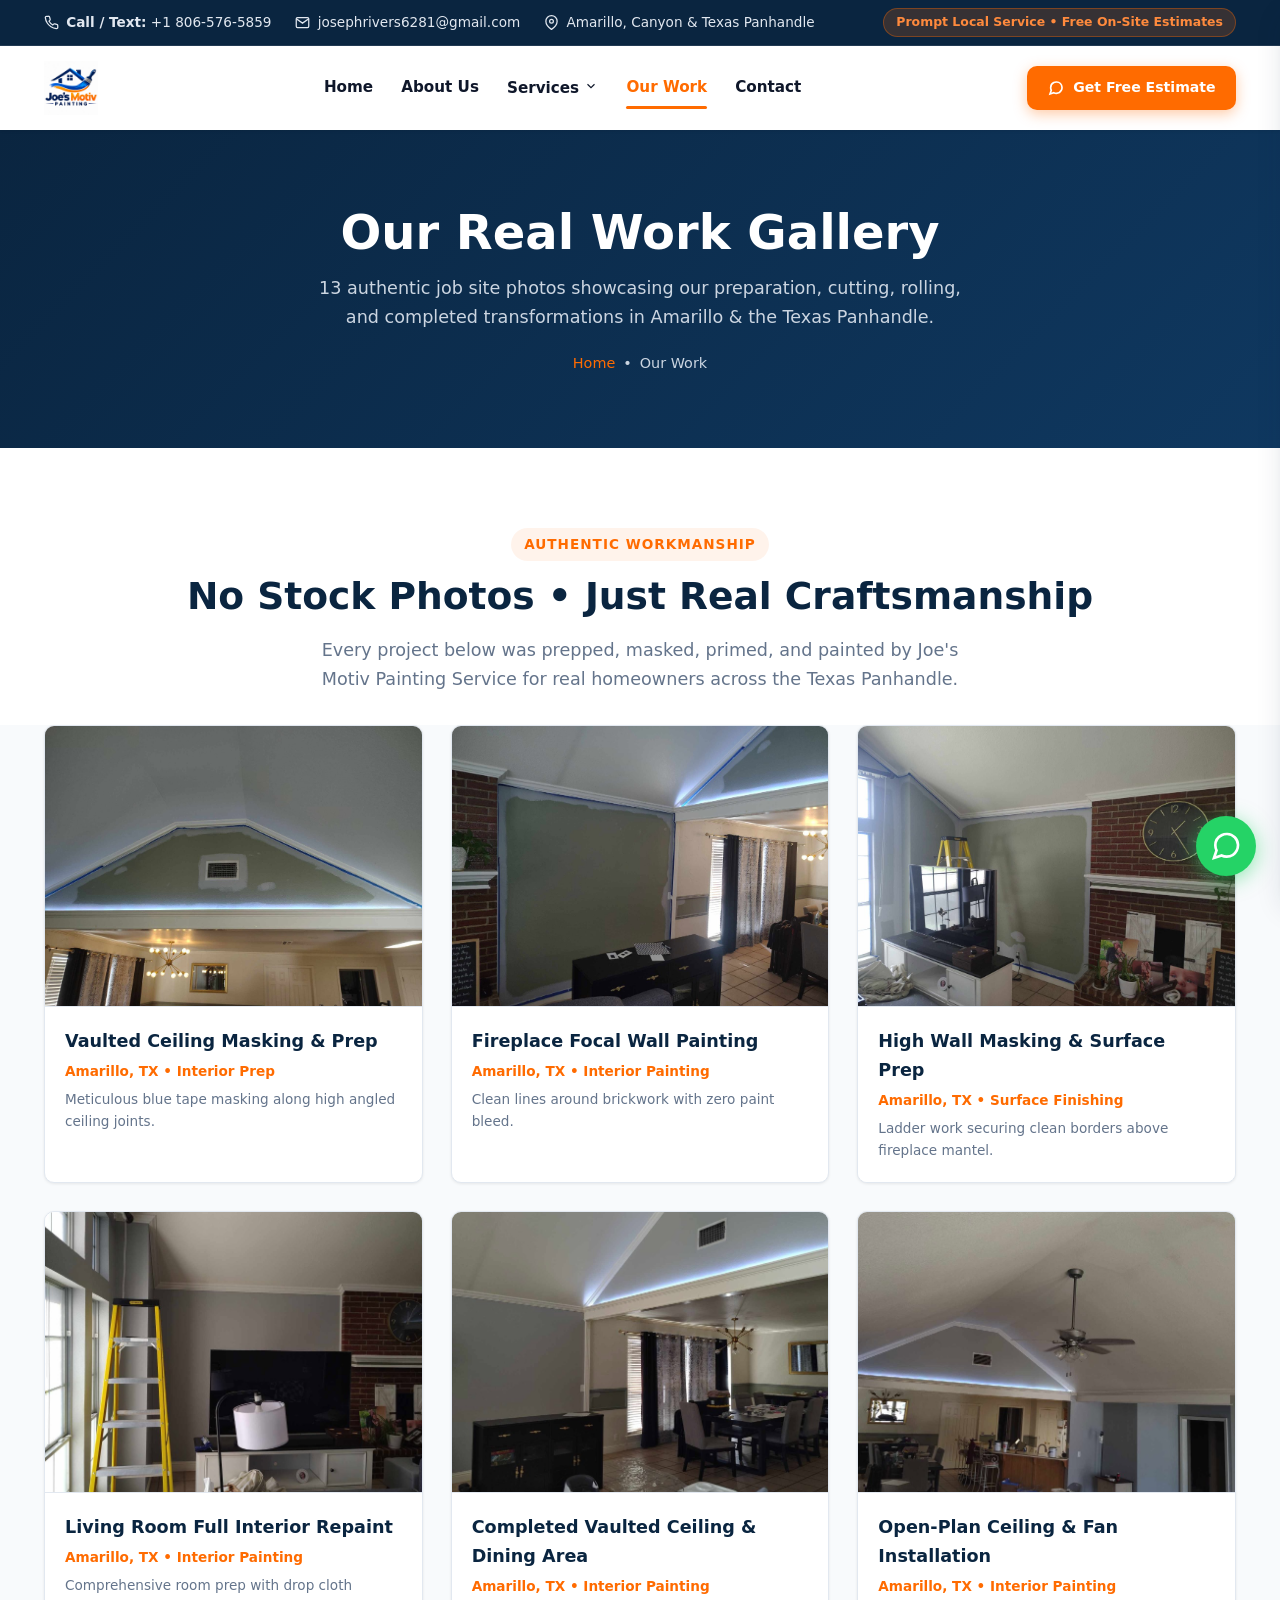
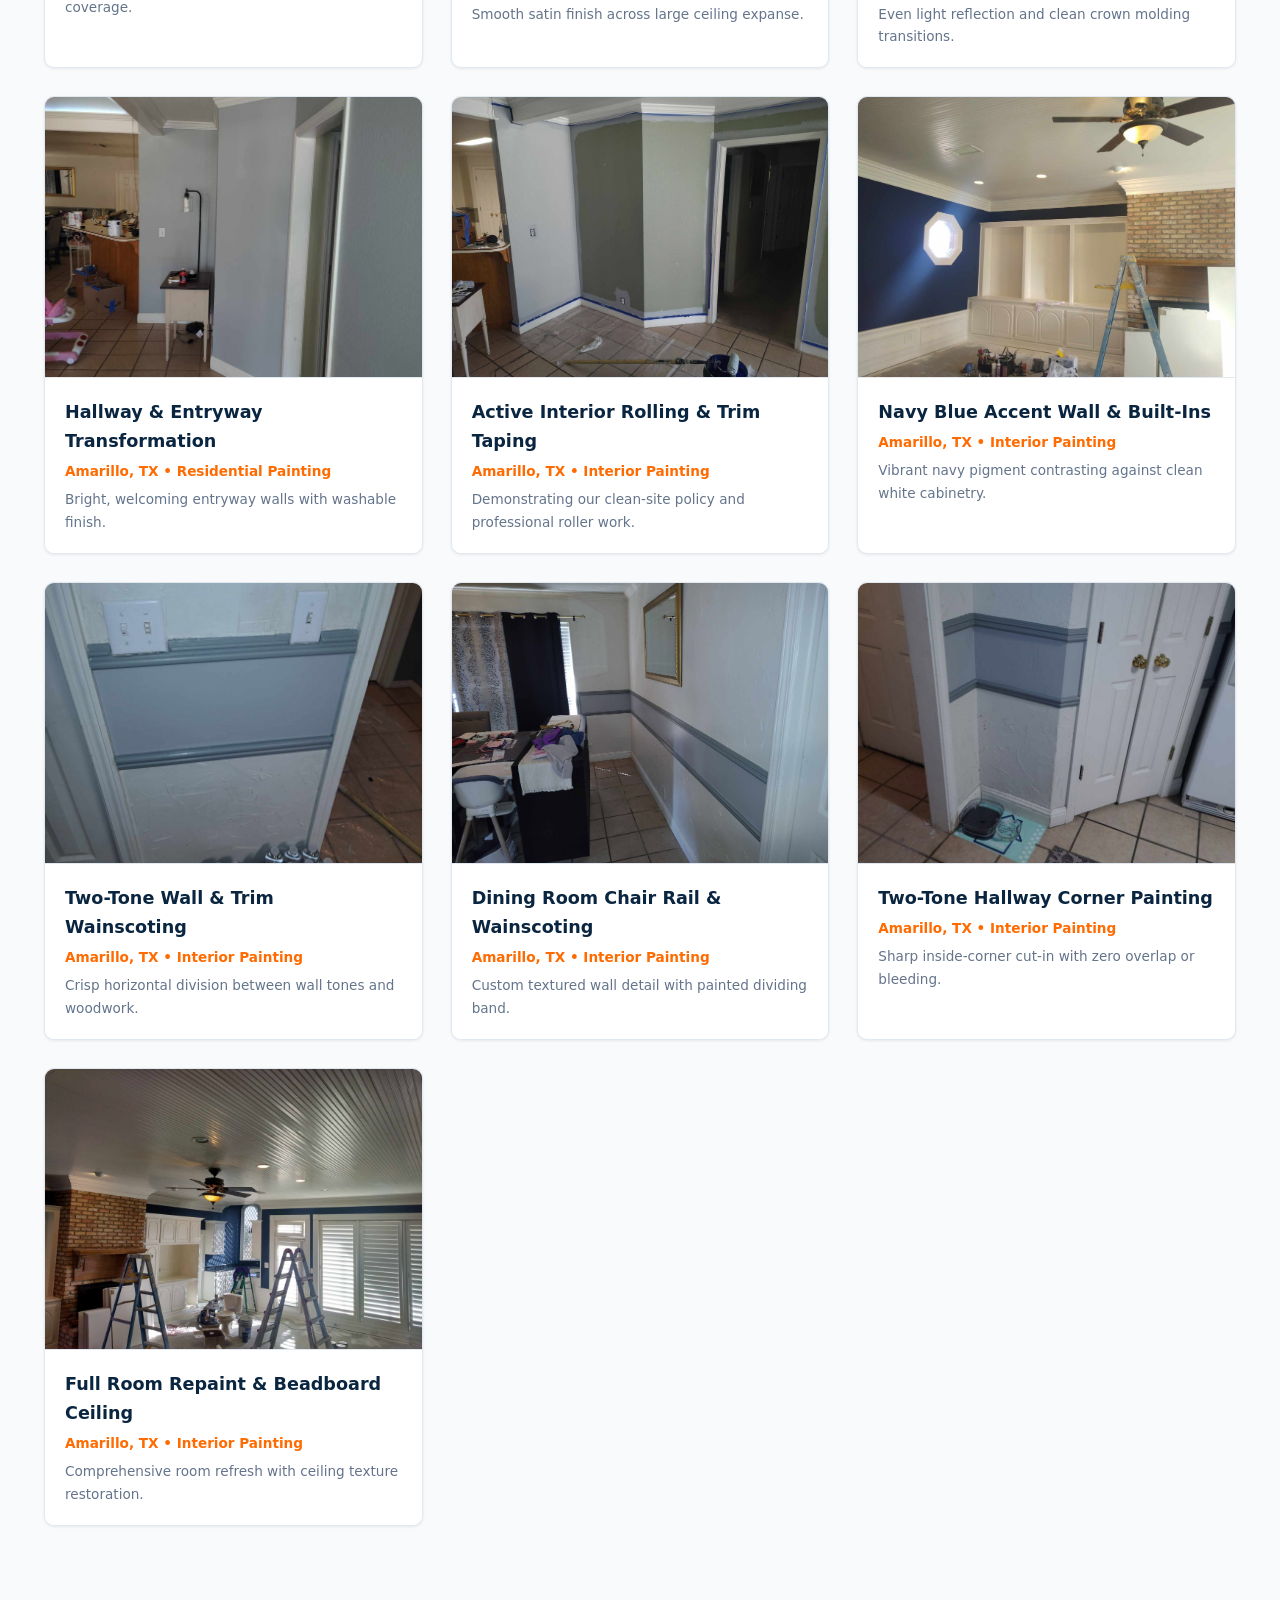
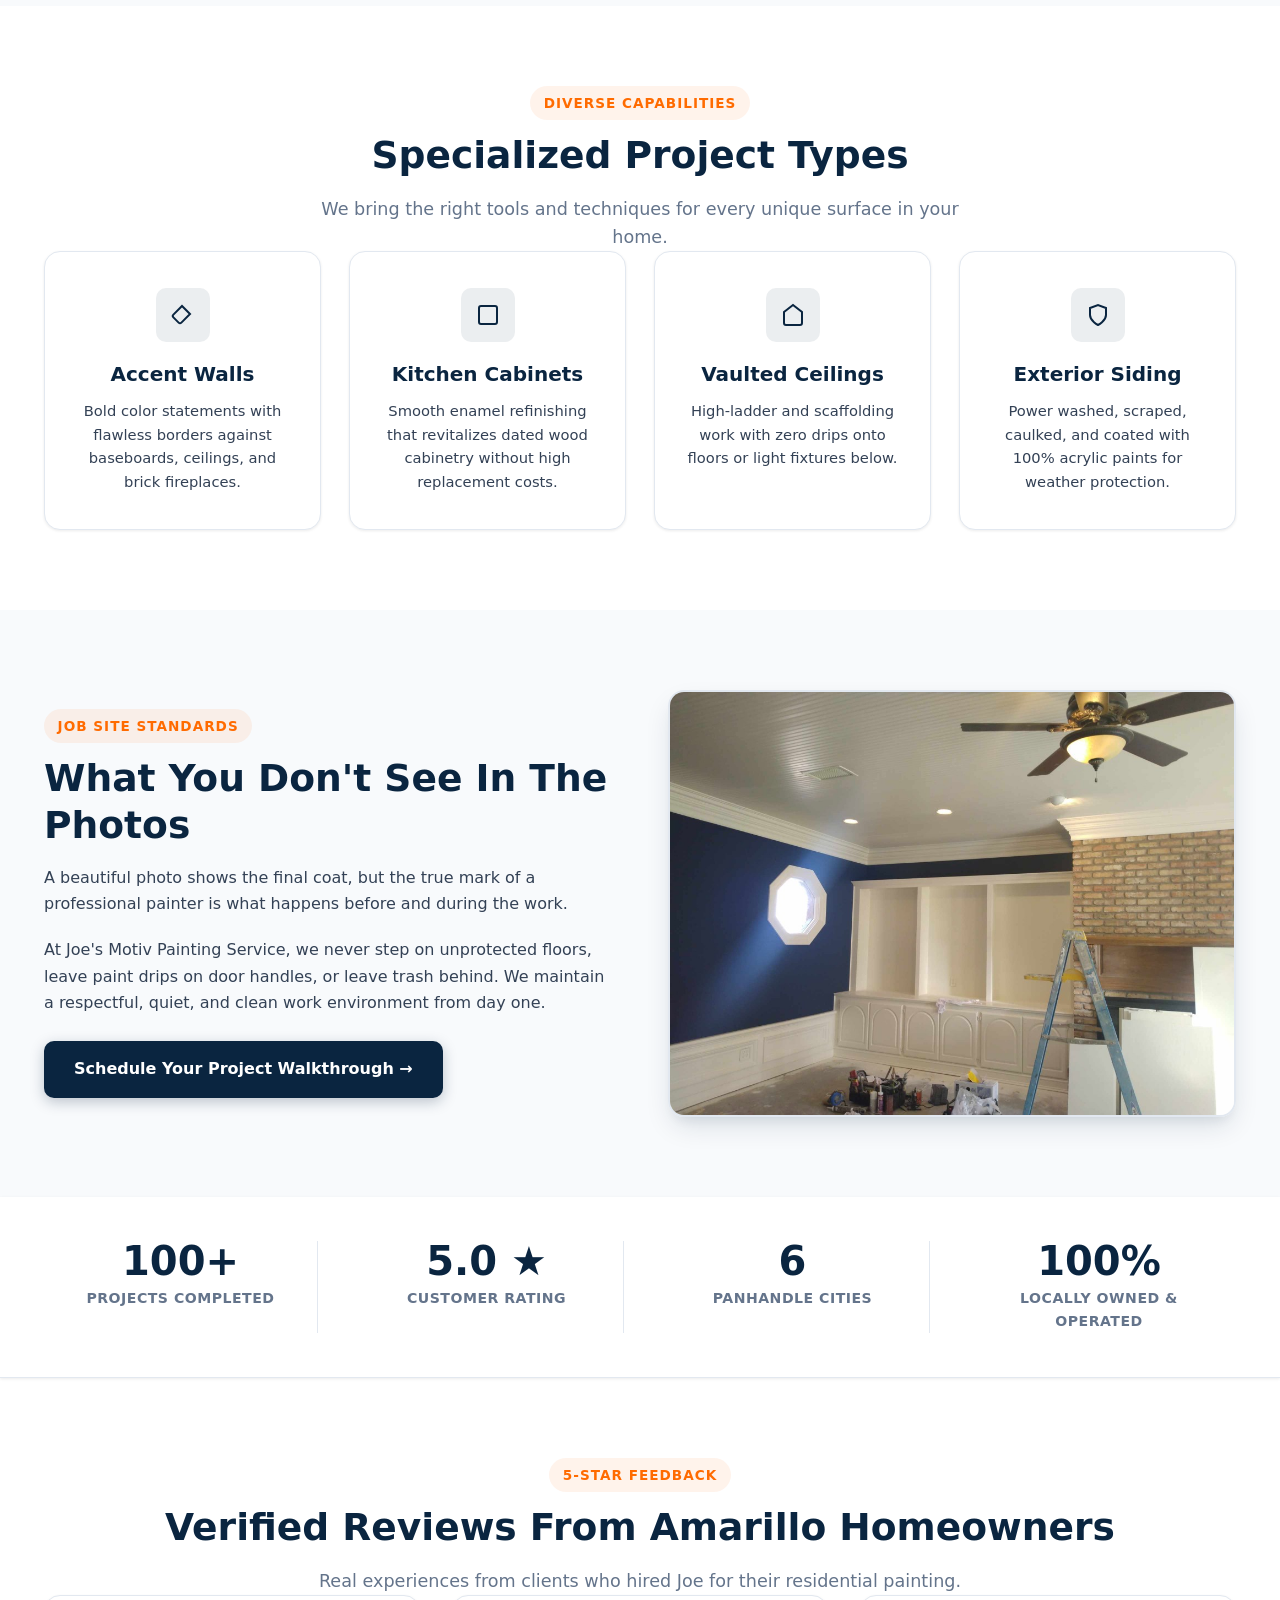
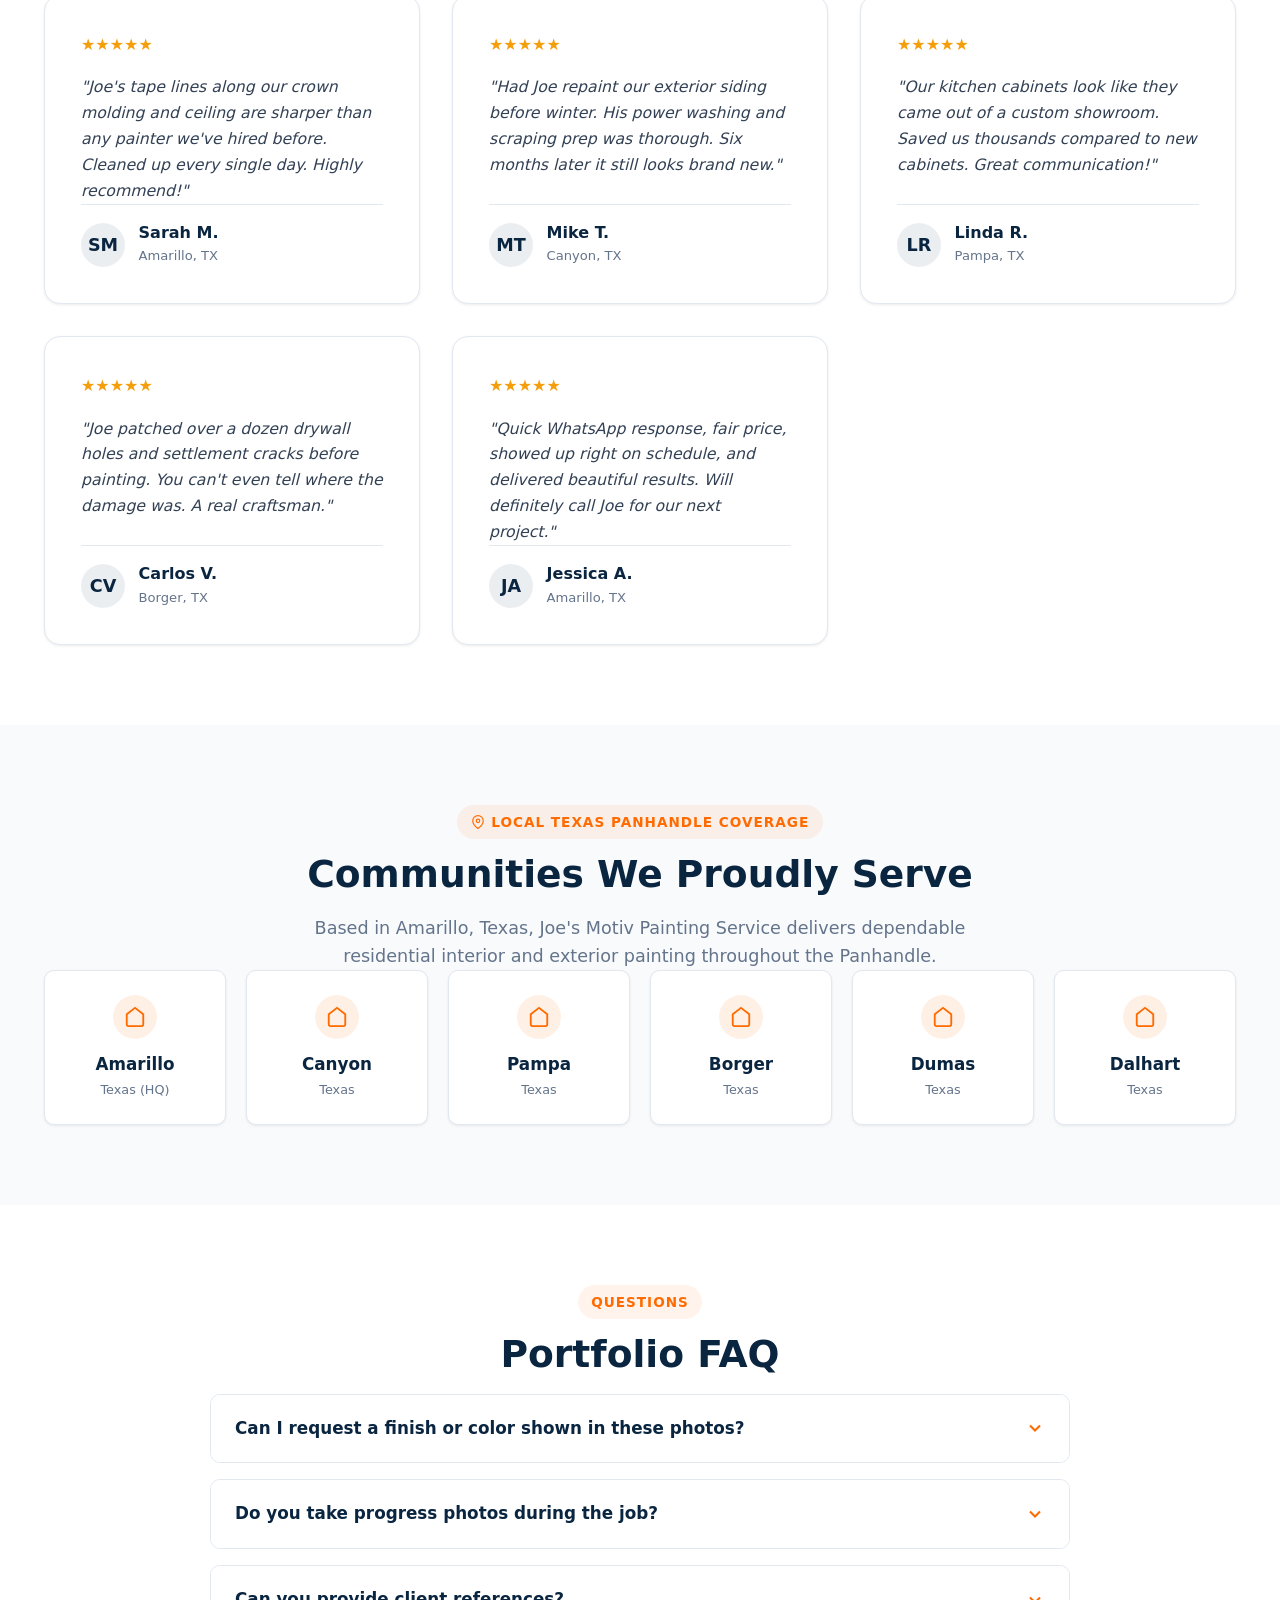
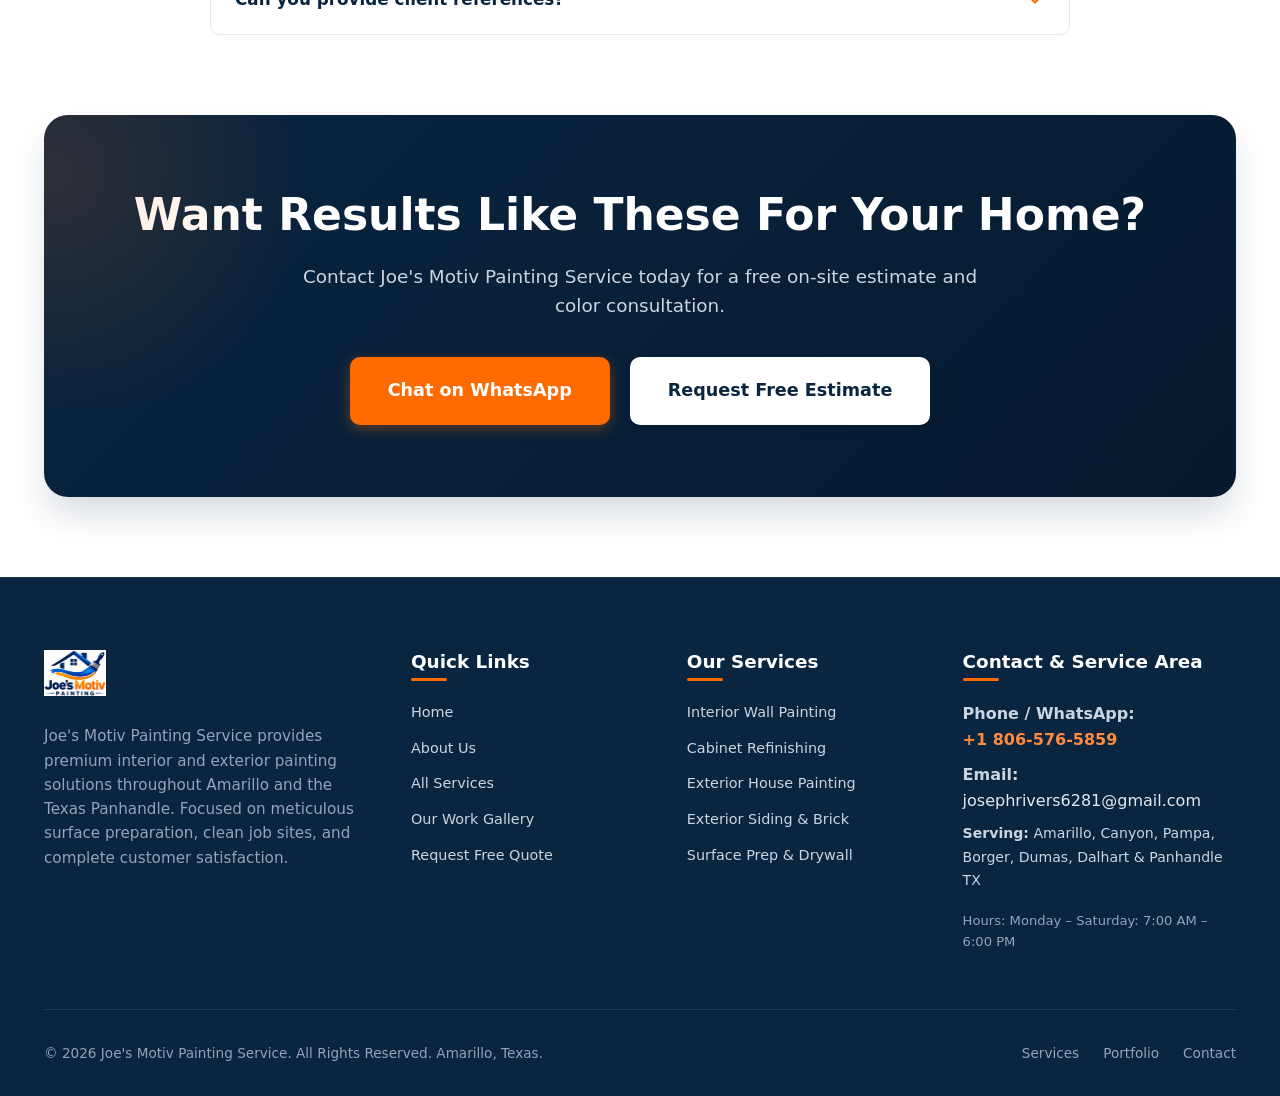
<file: portfolio.html>
<!DOCTYPE html>
<html lang="en">
<head>
  <meta charset="UTF-8">
  <meta name="viewport" content="width=device-width, initial-scale=1.0">
  <meta name="description" content="Browse 13 real job site photos from Joe's Motiv Painting Service in Amarillo, TX. Interior wall painting, vaulted ceilings, blue tape prep, and cabinet refinishing. Call +1 806-576-5859.">
  <title>Real Work Project Portfolio (13 Photos) | Joe's Motiv Painting Service</title>
  <link rel="stylesheet" href="css/style.css">
</head>
<body>

  <!-- Floating WhatsApp Action Button -->
  <a href="https://wa.me/18065765859?text=Hi%20Joe's%20Motiv%20Painting,%20I%20would%20like%20to%20request%20a%20free%20quote!" target="_blank" rel="noopener" class="floating-whatsapp" aria-label="Chat with Joe on WhatsApp">
    <svg width="32" height="32" viewBox="0 0 24 24" fill="none" stroke="currentColor" stroke-width="2"><path d="M21 11.5a8.38 8.38 0 0 1-.9 3.8 8.5 8.5 0 0 1-7.6 4.7 8.38 8.38 0 0 1-3.8-.9L3 21l1.9-5.7a8.38 8.38 0 0 1-.9-3.8 8.5 8.5 0 0 1 4.7-7.6 8.38 8.38 0 0 1 3.8-.9h.5a8.48 8.48 0 0 1 8 8v.5z"/></svg>
  </a>

  <!-- Top Bar -->
  <div class="top-bar">
    <div class="container top-bar-content">
      <div class="top-bar-info">
        <div class="top-bar-item">
          <svg width="15" height="15" viewBox="0 0 24 24" fill="none" stroke="currentColor" stroke-width="2"><path d="M22 16.92v3a2 2 0 0 1-2.18 2 19.79 19.79 0 0 1-8.63-3.07 19.5 19.5 0 0 1-6-6 19.79 19.79 0 0 1-3.07-8.67A2 2 0 0 1 4.11 2h3a2 2 0 0 1 2 1.72 12.84 12.84 0 0 0 .7 2.81 2 2 0 0 1-.45 2.11L8.09 9.91a16 16 0 0 0 6 6l1.27-1.27a2 2 0 0 1 2.11-.45 12.84 12.84 0 0 0 2.81.7A2 2 0 0 1 22 16.92z"/></svg>
          <span><strong>Call / Text:</strong> <a href="tel:+18065765859">+1 806-576-5859</a></span>
        </div>
        <div class="top-bar-item">
          <svg width="15" height="15" viewBox="0 0 24 24" fill="none" stroke="currentColor" stroke-width="2"><path d="M4 4h16c1.1 0 2 .9 2 2v12c0 1.1-.9 2-2 2H4c-1.1 0-2-.9-2-2V6c0-1.1.9-2 2-2z"/><polyline points="22,6 12,13 2,6"/></svg>
          <a href="mailto:josephrivers6281@gmail.com">josephrivers6281@gmail.com</a>
        </div>
        <div class="top-bar-item">
          <svg width="15" height="15" viewBox="0 0 24 24" fill="none" stroke="currentColor" stroke-width="2"><path d="M21 10c0 7-9 13-9 13s-9-6-9-13a9 9 0 0 1 18 0z"/><circle cx="12" cy="10" r="3"/></svg>
          <span>Amarillo, Canyon & Texas Panhandle</span>
        </div>
      </div>
      <div class="top-bar-badge">
        Prompt Local Service &bull; Free On-Site Estimates
      </div>
    </div>
  </div>

  <!-- Header Navigation -->
  <header class="navbar">
    <div class="container nav-container">
      <a href="index.html" class="logo" title="Joe's Motiv Painting Service">
        <img src="images/logo.jpg" alt="Joe's Motiv Painting Service Logo" class="logo-img">
      </a>

      <nav class="nav-menu">
        <a href="index.html" class="nav-link">Home</a>
        <a href="about.html" class="nav-link">About Us</a>
        
        <!-- Services Dropdown -->
        <div class="nav-dropdown">
          <a href="services.html" class="nav-link">
            Services
            <svg width="14" height="14" viewBox="0 0 24 24" fill="none" stroke="currentColor" stroke-width="2"><path d="m6 9 6 6 6-6"/></svg>
          </a>
          <div class="dropdown-menu">
            <a href="service-interior-painting.html" class="dropdown-item">
              <div class="dropdown-icon">
                <svg width="16" height="16" viewBox="0 0 24 24" fill="none" stroke="currentColor" stroke-width="2"><path d="m19 11-8-8-8.6 8.6a2 2 0 0 0 0 2.8l5.2 5.2a2 2 0 0 0 2.8 0L19 11Z"/><path d="m5 2 5 5"/><path d="M2 13h15"/></svg>
              </div>
              Interior Painting
            </a>
            <a href="service-exterior-painting.html" class="dropdown-item">
              <div class="dropdown-icon">
                <svg width="16" height="16" viewBox="0 0 24 24" fill="none" stroke="currentColor" stroke-width="2"><path d="m3 9 9-7 9 7v11a2 2 0 0 1-2 2H5a2 2 0 0 1-2-2z"/></svg>
              </div>
              Exterior House Painting
            </a>
            <a href="service-surface-prep.html" class="dropdown-item">
              <div class="dropdown-icon">
                <svg width="16" height="16" viewBox="0 0 24 24" fill="none" stroke="currentColor" stroke-width="2"><rect x="3" y="3" width="18" height="18" rx="2"/><path d="M3 9h18"/><path d="M9 21V9"/></svg>
              </div>
              Surface Prep & Finishing
            </a>
            <div style="border-top: 1px solid var(--border-color); margin: 0.4rem 0;"></div>
            <a href="services.html" class="dropdown-item" style="color: var(--secondary-color); font-weight: 700;">
              View Full Catalog &rarr;
            </a>
          </div>
        </div>

        <a href="portfolio.html" class="nav-link active">Our Work</a>
        <a href="contact.html" class="nav-link">Contact</a>
      </nav>

      <div class="nav-cta">
        <a href="https://wa.me/18065765859?text=Hi%20Joe's%20Motiv%20Painting,%20I%20would%20like%20to%20request%20a%20free%20quote!" target="_blank" rel="noopener" class="btn btn-primary btn-sm">
          <svg width="16" height="16" viewBox="0 0 24 24" fill="none" stroke="currentColor" stroke-width="2.5"><path d="M21 11.5a8.38 8.38 0 0 1-.9 3.8 8.5 8.5 0 0 1-7.6 4.7 8.38 8.38 0 0 1-3.8-.9L3 21l1.9-5.7a8.38 8.38 0 0 1-.9-3.8 8.5 8.5 0 0 1 4.7-7.6 8.38 8.38 0 0 1 3.8-.9h.5a8.48 8.48 0 0 1 8 8v.5z"/></svg>
          Get Free Estimate
        </a>
      </div>

      <div class="hamburger" aria-label="Toggle mobile menu">
        <span></span>
        <span></span>
        <span></span>
      </div>
    </div>
  </header>

  <!-- Mobile Navigation Drawer -->
  <div class="mobile-overlay"></div>
  <div class="mobile-nav">
    <div>
      <div style="display: flex; align-items: center; justify-content: space-between; margin-bottom: 2rem;">
        <a href="index.html" class="logo">
          <img src="images/logo.jpg" alt="Joe's Motiv Logo" style="height: 46px;">
        </a>
      </div>
      <ul style="display: flex; flex-direction: column; gap: 1.25rem;">
        <li><a href="index.html" style="font-weight: 600;">Home</a></li>
        <li><a href="about.html" style="font-weight: 600;">About Us</a></li>
        <li><a href="services.html" style="font-weight: 600;">Services Catalog</a></li>
        <li style="padding-left: 1rem;"><a href="service-interior-painting.html" style="font-size: 0.95rem; color: var(--muted-color);">&bull; Interior Painting</a></li>
        <li style="padding-left: 1rem;"><a href="service-exterior-painting.html" style="font-size: 0.95rem; color: var(--muted-color);">&bull; Exterior House Painting</a></li>
        <li style="padding-left: 1rem;"><a href="service-surface-prep.html" style="font-size: 0.95rem; color: var(--muted-color);">&bull; Surface Prep & Finishing</a></li>
        <li><a href="portfolio.html" style="font-weight: 700; color: var(--secondary-color);">Our Work (13 Real Photos)</a></li>
        <li><a href="contact.html" style="font-weight: 600;">Contact Us</a></li>
      </ul>
    </div>
    <div style="margin-top: 2rem;">
      <a href="https://wa.me/18065765859?text=Hi%20Joe's%20Motiv%20Painting,%20I%20would%20like%20to%20request%20a%20free%20quote!" target="_blank" rel="noopener" class="btn btn-primary" style="width: 100%; margin-bottom: 0.75rem;">WhatsApp Estimate</a>
      <a href="tel:+18065765859" class="btn btn-navy" style="width: 100%;">Call +1 806-576-5859</a>
    </div>
  </div>

  <!-- 1. PAGE HERO -->
  <section class="page-hero">
    <div class="container">
      <h1>Our Real Work Gallery</h1>
      <p>13 authentic job site photos showcasing our preparation, cutting, rolling, and completed transformations in Amarillo &amp; the Texas Panhandle.</p>
      <div class="breadcrumbs">
        <a href="index.html">Home</a> &bull; <span>Our Work</span>
      </div>
    </div>
  </section>

  <!-- 2. GALLERY INTRO -->
  <section class="section-padding" style="padding-bottom: 2rem;">
    <div class="container text-center">
      <div class="section-tag">Authentic Workmanship</div>
      <h2 class="section-title">No Stock Photos &bull; Just Real Craftsmanship</h2>
      <p class="section-subtitle">
        Every project below was prepped, masked, primed, and painted by Joe's Motiv Painting Service for real homeowners across the Texas Panhandle.
      </p>
    </div>
  </section>

  <!-- 3. ALL 13 REAL WORK PHOTOS GALLERY -->
  <section class="section-padding" style="padding-top: 0; background-color: var(--bg-light);">
    <div class="container">
      <div class="real-gallery-grid">
        <!-- Photo 1 -->
        <div class="gallery-card">
          <img src="images/real-work-1.jpg" alt="Vaulted ceiling blue tape masking in Amarillo TX">
          <div class="gallery-overlay">
            <div class="gallery-title">Vaulted Ceiling Masking &amp; Prep</div>
            <div class="gallery-location">Amarillo, TX &bull; Interior Prep</div>
            <div class="gallery-desc">Meticulous blue tape masking along high angled ceiling joints.</div>
          </div>
        </div>

        <!-- Photo 2 -->
        <div class="gallery-card">
          <img src="images/real-work-2.jpg" alt="Living room wall painting next to fireplace in Amarillo">
          <div class="gallery-overlay">
            <div class="gallery-title">Fireplace Focal Wall Painting</div>
            <div class="gallery-location">Amarillo, TX &bull; Interior Painting</div>
            <div class="gallery-desc">Clean lines around brickwork with zero paint bleed.</div>
          </div>
        </div>

        <!-- Photo 3 -->
        <div class="gallery-card">
          <img src="images/real-work-3.jpg" alt="High wall blue tape prep in Amarillo TX">
          <div class="gallery-overlay">
            <div class="gallery-title">High Wall Masking &amp; Surface Prep</div>
            <div class="gallery-location">Amarillo, TX &bull; Surface Finishing</div>
            <div class="gallery-desc">Ladder work securing clean borders above fireplace mantel.</div>
          </div>
        </div>

        <!-- Photo 4 -->
        <div class="gallery-card">
          <img src="images/real-work-4.jpg" alt="Living room with ladder near fireplace in Amarillo TX">
          <div class="gallery-overlay">
            <div class="gallery-title">Living Room Full Interior Repaint</div>
            <div class="gallery-location">Amarillo, TX &bull; Interior Painting</div>
            <div class="gallery-desc">Comprehensive room prep with drop cloth coverage.</div>
          </div>
        </div>

        <!-- Photo 5 -->
        <div class="gallery-card">
          <img src="images/real-work-5.jpg" alt="Completed vaulted ceiling in Amarillo TX">
          <div class="gallery-overlay">
            <div class="gallery-title">Completed Vaulted Ceiling &amp; Dining Area</div>
            <div class="gallery-location">Amarillo, TX &bull; Interior Painting</div>
            <div class="gallery-desc">Smooth satin finish across large ceiling expanse.</div>
          </div>
        </div>

        <!-- Photo 6 -->
        <div class="gallery-card">
          <img src="images/real-work-6.jpg" alt="Completed ceiling with fan in open plan home">
          <div class="gallery-overlay">
            <div class="gallery-title">Open-Plan Ceiling &amp; Fan Installation</div>
            <div class="gallery-location">Amarillo, TX &bull; Interior Painting</div>
            <div class="gallery-desc">Even light reflection and clean crown molding transitions.</div>
          </div>
        </div>

        <!-- Photo 7 -->
        <div class="gallery-card">
          <img src="images/real-work-7.jpg" alt="Completed hallway entryway fresh painted walls">
          <div class="gallery-overlay">
            <div class="gallery-title">Hallway &amp; Entryway Transformation</div>
            <div class="gallery-location">Amarillo, TX &bull; Residential Painting</div>
            <div class="gallery-desc">Bright, welcoming entryway walls with washable finish.</div>
          </div>
        </div>

        <!-- Photo 8 -->
        <div class="gallery-card">
          <img src="images/real-work-8.jpg" alt="Active wall painting with roller and blue tape">
          <div class="gallery-overlay">
            <div class="gallery-title">Active Interior Rolling &amp; Trim Taping</div>
            <div class="gallery-location">Amarillo, TX &bull; Interior Painting</div>
            <div class="gallery-desc">Demonstrating our clean-site policy and professional roller work.</div>
          </div>
        </div>

        <!-- Photo 9 -->
        <div class="gallery-card">
          <img src="images/real-work-9.jpg" alt="Navy blue accent wall with custom built-ins">
          <div class="gallery-overlay">
            <div class="gallery-title">Navy Blue Accent Wall &amp; Built-Ins</div>
            <div class="gallery-location">Amarillo, TX &bull; Interior Painting</div>
            <div class="gallery-desc">Vibrant navy pigment contrasting against clean white cabinetry.</div>
          </div>
        </div>

        <!-- Photo 10 -->
        <div class="gallery-card">
          <img src="images/real-work-10.jpg" alt="Two-tone wall and trim painting">
          <div class="gallery-overlay">
            <div class="gallery-title">Two-Tone Wall &amp; Trim Wainscoting</div>
            <div class="gallery-location">Amarillo, TX &bull; Interior Painting</div>
            <div class="gallery-desc">Crisp horizontal division between wall tones and woodwork.</div>
          </div>
        </div>

        <!-- Photo 11 -->
        <div class="gallery-card">
          <img src="images/real-work-11.jpg" alt="Dining room chair rail and wainscoting">
          <div class="gallery-overlay">
            <div class="gallery-title">Dining Room Chair Rail &amp; Wainscoting</div>
            <div class="gallery-location">Amarillo, TX &bull; Interior Painting</div>
            <div class="gallery-desc">Custom textured wall detail with painted dividing band.</div>
          </div>
        </div>

        <!-- Photo 12 -->
        <div class="gallery-card">
          <img src="images/real-work-12.jpg" alt="Two-tone hallway corner painting">
          <div class="gallery-overlay">
            <div class="gallery-title">Two-Tone Hallway Corner Painting</div>
            <div class="gallery-location">Amarillo, TX &bull; Interior Painting</div>
            <div class="gallery-desc">Sharp inside-corner cut-in with zero overlap or bleeding.</div>
          </div>
        </div>

        <!-- Photo 13 -->
        <div class="gallery-card">
          <img src="images/real-work-13.jpg" alt="Full room repaint and beadboard ceiling">
          <div class="gallery-overlay">
            <div class="gallery-title">Full Room Repaint &amp; Beadboard Ceiling</div>
            <div class="gallery-location">Amarillo, TX &bull; Interior Painting</div>
            <div class="gallery-desc">Comprehensive room refresh with ceiling texture restoration.</div>
          </div>
        </div>
      </div>
    </div>
  </section>

  <!-- 4. PROJECT CATEGORIES BREAKDOWN -->
  <section class="section-padding">
    <div class="container">
      <div class="text-center">
        <div class="section-tag">Diverse Capabilities</div>
        <h2 class="section-title">Specialized Project Types</h2>
        <p class="section-subtitle">We bring the right tools and techniques for every unique surface in your home.</p>
      </div>

      <div class="four-col-grid">
        <div class="why-card text-center">
          <div class="why-icon" style="margin: 0 auto 1.25rem auto;">
            <svg width="24" height="24" viewBox="0 0 24 24" fill="none" stroke="currentColor" stroke-width="2"><path d="m19 11-8-8-8.6 8.6a2 2 0 0 0 0 2.8l5.2 5.2a2 2 0 0 0 2.8 0L19 11Z"/></svg>
          </div>
          <h3>Accent Walls</h3>
          <p>Bold color statements with flawless borders against baseboards, ceilings, and brick fireplaces.</p>
        </div>

        <div class="why-card text-center">
          <div class="why-icon" style="margin: 0 auto 1.25rem auto;">
            <svg width="24" height="24" viewBox="0 0 24 24" fill="none" stroke="currentColor" stroke-width="2"><rect x="3" y="3" width="18" height="18" rx="2"/></svg>
          </div>
          <h3>Kitchen Cabinets</h3>
          <p>Smooth enamel refinishing that revitalizes dated wood cabinetry without high replacement costs.</p>
        </div>

        <div class="why-card text-center">
          <div class="why-icon" style="margin: 0 auto 1.25rem auto;">
            <svg width="24" height="24" viewBox="0 0 24 24" fill="none" stroke="currentColor" stroke-width="2"><path d="M3 9l9-7 9 7v11a2 2 0 0 1-2 2H5a2 2 0 0 1-2-2z"/></svg>
          </div>
          <h3>Vaulted Ceilings</h3>
          <p>High-ladder and scaffolding work with zero drips onto floors or light fixtures below.</p>
        </div>

        <div class="why-card text-center">
          <div class="why-icon" style="margin: 0 auto 1.25rem auto;">
            <svg width="24" height="24" viewBox="0 0 24 24" fill="none" stroke="currentColor" stroke-width="2"><path d="M12 22s8-4 8-10V5l-8-3-8 3v7c0 6 8 10 8 10z"/></svg>
          </div>
          <h3>Exterior Siding</h3>
          <p>Power washed, scraped, caulked, and coated with 100% acrylic paints for weather protection.</p>
        </div>
      </div>
    </div>
  </section>

  <!-- 5. QUALITY STANDARDS ON THE JOB -->
  <section class="section-padding" style="background-color: var(--bg-light);">
    <div class="container two-col-grid">
      <div>
        <div class="section-tag">Job Site Standards</div>
        <h2 class="section-title">What You Don't See In The Photos</h2>
        <p style="color: var(--body-color); margin-bottom: 1.25rem;">
          A beautiful photo shows the final coat, but the true mark of a professional painter is what happens before and during the work.
        </p>
        <p style="color: var(--body-color); margin-bottom: 1.5rem;">
          At Joe's Motiv Painting Service, we never step on unprotected floors, leave paint drips on door handles, or leave trash behind. We maintain a respectful, quiet, and clean work environment from day one.
        </p>
        <a href="contact.html" class="btn btn-navy">Schedule Your Project Walkthrough &rarr;</a>
      </div>

      <div style="border-radius: var(--radius-lg); overflow: hidden; box-shadow: var(--shadow-lg); border: 2px solid var(--border-color);">
        <img src="images/real-work-9.jpg" alt="Clean finished room in Amarillo">
      </div>
    </div>
  </section>

  <!-- 6. METRICS & STATS -->
  <section class="stats-bar">
    <div class="container stats-grid">
      <div class="stat-item">
        <div class="stat-number">100+</div>
        <div class="stat-label">Projects Completed</div>
      </div>
      <div class="stat-item">
        <div class="stat-number">5.0 ★</div>
        <div class="stat-label">Customer Rating</div>
      </div>
      <div class="stat-item">
        <div class="stat-number">6</div>
        <div class="stat-label">Panhandle Cities</div>
      </div>
      <div class="stat-item">
        <div class="stat-number">100%</div>
        <div class="stat-label">Locally Owned &amp; Operated</div>
      </div>
    </div>
  </section>

  <!-- 7. 5 DETAILED CLIENT REVIEWS -->
  <section class="section-padding">
    <div class="container">
      <div class="text-center">
        <div class="section-tag">5-Star Feedback</div>
        <h2 class="section-title">Verified Reviews From Amarillo Homeowners</h2>
        <p class="section-subtitle">Real experiences from clients who hired Joe for their residential painting.</p>
      </div>

      <div class="reviews-grid">
        <div class="review-card">
          <div>
            <div class="review-stars">★★★★★</div>
            <p class="review-text">"Joe's tape lines along our crown molding and ceiling are sharper than any painter we've hired before. Cleaned up every single day. Highly recommend!"</p>
          </div>
          <div class="review-author">
            <div class="author-avatar">SM</div>
            <div class="author-info">
              <h4>Sarah M.</h4>
              <div class="author-location">Amarillo, TX</div>
            </div>
          </div>
        </div>

        <div class="review-card">
          <div>
            <div class="review-stars">★★★★★</div>
            <p class="review-text">"Had Joe repaint our exterior siding before winter. His power washing and scraping prep was thorough. Six months later it still looks brand new."</p>
          </div>
          <div class="review-author">
            <div class="author-avatar">MT</div>
            <div class="author-info">
              <h4>Mike T.</h4>
              <div class="author-location">Canyon, TX</div>
            </div>
          </div>
        </div>

        <div class="review-card">
          <div>
            <div class="review-stars">★★★★★</div>
            <p class="review-text">"Our kitchen cabinets look like they came out of a custom showroom. Saved us thousands compared to new cabinets. Great communication!"</p>
          </div>
          <div class="review-author">
            <div class="author-avatar">LR</div>
            <div class="author-info">
              <h4>Linda R.</h4>
              <div class="author-location">Pampa, TX</div>
            </div>
          </div>
        </div>

        <div class="review-card">
          <div>
            <div class="review-stars">★★★★★</div>
            <p class="review-text">"Joe patched over a dozen drywall holes and settlement cracks before painting. You can't even tell where the damage was. A real craftsman."</p>
          </div>
          <div class="review-author">
            <div class="author-avatar">CV</div>
            <div class="author-info">
              <h4>Carlos V.</h4>
              <div class="author-location">Borger, TX</div>
            </div>
          </div>
        </div>

        <div class="review-card">
          <div>
            <div class="review-stars">★★★★★</div>
            <p class="review-text">"Quick WhatsApp response, fair price, showed up right on schedule, and delivered beautiful results. Will definitely call Joe for our next project."</p>
          </div>
          <div class="review-author">
            <div class="author-avatar">JA</div>
            <div class="author-info">
              <h4>Jessica A.</h4>
              <div class="author-location">Amarillo, TX</div>
            </div>
          </div>
        </div>
      </div>
    </div>
  </section>

  <!-- 8. SERVICE AREAS -->
  <!-- SECTION: SERVICE AREAS -->
  <section class="section-padding" style="background-color: var(--bg-light);">
    <div class="container">
      <div class="text-center">
        <div class="section-tag">
          <svg width="14" height="14" viewBox="0 0 24 24" fill="none" stroke="currentColor" stroke-width="2"><path d="M21 10c0 7-9 13-9 13s-9-6-9-13a9 9 0 0 1 18 0z"/><circle cx="12" cy="10" r="3"/></svg>
          Local Texas Panhandle Coverage
        </div>
        <h2 class="section-title">Communities We Proudly Serve</h2>
        <p class="section-subtitle">
          Based in Amarillo, Texas, Joe's Motiv Painting Service delivers dependable residential interior and exterior painting throughout the Panhandle.
        </p>
      </div>

      <div class="area-grid">
        <div class="area-card">
          <div class="area-icon">
            <svg width="22" height="22" viewBox="0 0 24 24" fill="none" stroke="currentColor" stroke-width="2"><path d="M3 9l9-7 9 7v11a2 2 0 0 1-2 2H5a2 2 0 0 1-2-2z"/></svg>
          </div>
          <div class="area-name">Amarillo</div>
          <div class="area-state">Texas (HQ)</div>
        </div>
        <div class="area-card">
          <div class="area-icon">
            <svg width="22" height="22" viewBox="0 0 24 24" fill="none" stroke="currentColor" stroke-width="2"><path d="M3 9l9-7 9 7v11a2 2 0 0 1-2 2H5a2 2 0 0 1-2-2z"/></svg>
          </div>
          <div class="area-name">Canyon</div>
          <div class="area-state">Texas</div>
        </div>
        <div class="area-card">
          <div class="area-icon">
            <svg width="22" height="22" viewBox="0 0 24 24" fill="none" stroke="currentColor" stroke-width="2"><path d="M3 9l9-7 9 7v11a2 2 0 0 1-2 2H5a2 2 0 0 1-2-2z"/></svg>
          </div>
          <div class="area-name">Pampa</div>
          <div class="area-state">Texas</div>
        </div>
        <div class="area-card">
          <div class="area-icon">
            <svg width="22" height="22" viewBox="0 0 24 24" fill="none" stroke="currentColor" stroke-width="2"><path d="M3 9l9-7 9 7v11a2 2 0 0 1-2 2H5a2 2 0 0 1-2-2z"/></svg>
          </div>
          <div class="area-name">Borger</div>
          <div class="area-state">Texas</div>
        </div>
        <div class="area-card">
          <div class="area-icon">
            <svg width="22" height="22" viewBox="0 0 24 24" fill="none" stroke="currentColor" stroke-width="2"><path d="M3 9l9-7 9 7v11a2 2 0 0 1-2 2H5a2 2 0 0 1-2-2z"/></svg>
          </div>
          <div class="area-name">Dumas</div>
          <div class="area-state">Texas</div>
        </div>
        <div class="area-card">
          <div class="area-icon">
            <svg width="22" height="22" viewBox="0 0 24 24" fill="none" stroke="currentColor" stroke-width="2"><path d="M3 9l9-7 9 7v11a2 2 0 0 1-2 2H5a2 2 0 0 1-2-2z"/></svg>
          </div>
          <div class="area-name">Dalhart</div>
          <div class="area-state">Texas</div>
        </div>
      </div>
    </div>
  </section>

  <!-- 9. FAQ -->
  <section class="section-padding">
    <div class="container">
      <div class="text-center">
        <div class="section-tag">Questions</div>
        <h2 class="section-title">Portfolio FAQ</h2>
      </div>

      <div class="faq-container">
        <div class="faq-item">
          <div class="faq-question">
            <span>Can I request a finish or color shown in these photos?</span>
            <svg class="faq-icon" width="20" height="20" viewBox="0 0 24 24" fill="none" stroke="currentColor" stroke-width="2.5"><polyline points="6 9 12 15 18 9"/></svg>
          </div>
          <div class="faq-answer">
            <div class="faq-answer-inner">
              Yes! If you like the navy blue accent wall, sage green cabinets, or any specific project in our portfolio, mention it during your estimate and we will source the exact color code and finish.
            </div>
          </div>
        </div>

        <div class="faq-item">
          <div class="faq-question">
            <span>Do you take progress photos during the job?</span>
            <svg class="faq-icon" width="20" height="20" viewBox="0 0 24 24" fill="none" stroke="currentColor" stroke-width="2.5"><polyline points="6 9 12 15 18 9"/></svg>
          </div>
          <div class="faq-answer">
            <div class="faq-answer-inner">
              Yes! For clients who are at work or out of town during the project, Joe sends daily photo updates via WhatsApp showing surface prep, primer application, and finished progress.
            </div>
          </div>
        </div>

        <div class="faq-item">
          <div class="faq-question">
            <span>Can you provide client references?</span>
            <svg class="faq-icon" width="20" height="20" viewBox="0 0 24 24" fill="none" stroke="currentColor" stroke-width="2.5"><polyline points="6 9 12 15 18 9"/></svg>
          </div>
          <div class="faq-answer">
            <div class="faq-answer-inner">
              Yes, upon request, we are happy to share references from recent local homeowners who can vouch for our punctuality, craftsmanship, and trustworthiness.
            </div>
          </div>
        </div>
      </div>
    </div>
  </section>

  <!-- 10. CTA BANNER -->
  <section class="section-padding" style="padding-top: 0;">
    <div class="container">
      <div class="cta-banner">
        <h2>Want Results Like These For Your Home?</h2>
        <p>Contact Joe's Motiv Painting Service today for a free on-site estimate and color consultation.</p>
        <div class="cta-banner-buttons">
          <a href="https://wa.me/18065765859?text=Hi%20Joe's%20Motiv%20Painting,%20I%20saw%20your%20portfolio%20and%20would%20like%20a%20free%20quote!" target="_blank" rel="noopener" class="btn btn-primary btn-lg">Chat on WhatsApp</a>
          <a href="contact.html" class="btn btn-white btn-lg">Request Free Estimate</a>
        </div>
      </div>
    </div>
  </section>

  <!-- FOOTER -->
  <footer class="footer">
    <div class="container">
      <div class="footer-grid">
        <div class="footer-brand">
          <a href="index.html" class="logo" style="background-color: #ffffff; padding: 0.45rem 0.85rem; border-radius: var(--radius-md); display: inline-flex; align-items: center; box-shadow: var(--shadow-sm);">
            <img src="images/logo-clean.jpg" alt="Joe's Motiv Painting Logo" style="height: 46px; width: auto; object-fit: contain; display: block;">
          </a>
          <p>Joe's Motiv Painting Service provides premium interior and exterior painting solutions throughout Amarillo and the Texas Panhandle. Focused on meticulous surface preparation, clean job sites, and complete customer satisfaction.</p>
        </div>
        <div>
          <h4 class="footer-title">Quick Links</h4>
          <div class="footer-links">
            <a href="index.html">Home</a>
            <a href="about.html">About Us</a>
            <a href="services.html">All Services</a>
            <a href="portfolio.html">Our Work Gallery</a>
            <a href="contact.html">Request Free Quote</a>
          </div>
        </div>
        <div>
          <h4 class="footer-title">Our Services</h4>
          <div class="footer-links">
            <a href="service-interior-painting.html">Interior Wall Painting</a>
            <a href="service-interior-painting.html">Cabinet Refinishing</a>
            <a href="service-exterior-painting.html">Exterior House Painting</a>
            <a href="service-exterior-painting.html">Exterior Siding & Brick</a>
            <a href="service-surface-prep.html">Surface Prep & Drywall</a>
          </div>
        </div>
        <div>
          <h4 class="footer-title">Contact & Service Area</h4>
          <p style="color:#CBD5E1; margin-bottom: 0.5rem;"><strong>Phone / WhatsApp:</strong><br><a href="tel:+18065765859" style="color:#FF8A3D; font-weight:700;">+1 806-576-5859</a></p>
          <p style="color:#CBD5E1; margin-bottom: 0.5rem;"><strong>Email:</strong><br><a href="mailto:josephrivers6281@gmail.com" style="color:#E2E8F0;">josephrivers6281@gmail.com</a></p>
          <p style="color:#CBD5E1; font-size: 0.88rem;"><strong>Serving:</strong> Amarillo, Canyon, Pampa, Borger, Dumas, Dalhart & Panhandle TX</p>
          <p style="color:#94A3B8; font-size: 0.82rem; margin-top: 0.5rem;">Hours: Monday – Saturday: 7:00 AM – 6:00 PM</p>
        </div>
      </div>
      <div class="footer-bottom">
        <div>&copy; 2026 Joe's Motiv Painting Service. All Rights Reserved. Amarillo, Texas.</div>
        <div style="display: flex; gap: 1.5rem;">
          <a href="services.html" style="color: #94A3B8;">Services</a>
          <a href="portfolio.html" style="color: #94A3B8;">Portfolio</a>
          <a href="contact.html" style="color: #94A3B8;">Contact</a>
        </div>
      </div>
    </div>
  </footer>

  <script src="js/script.js"></script>
</body>
</html>
</file>
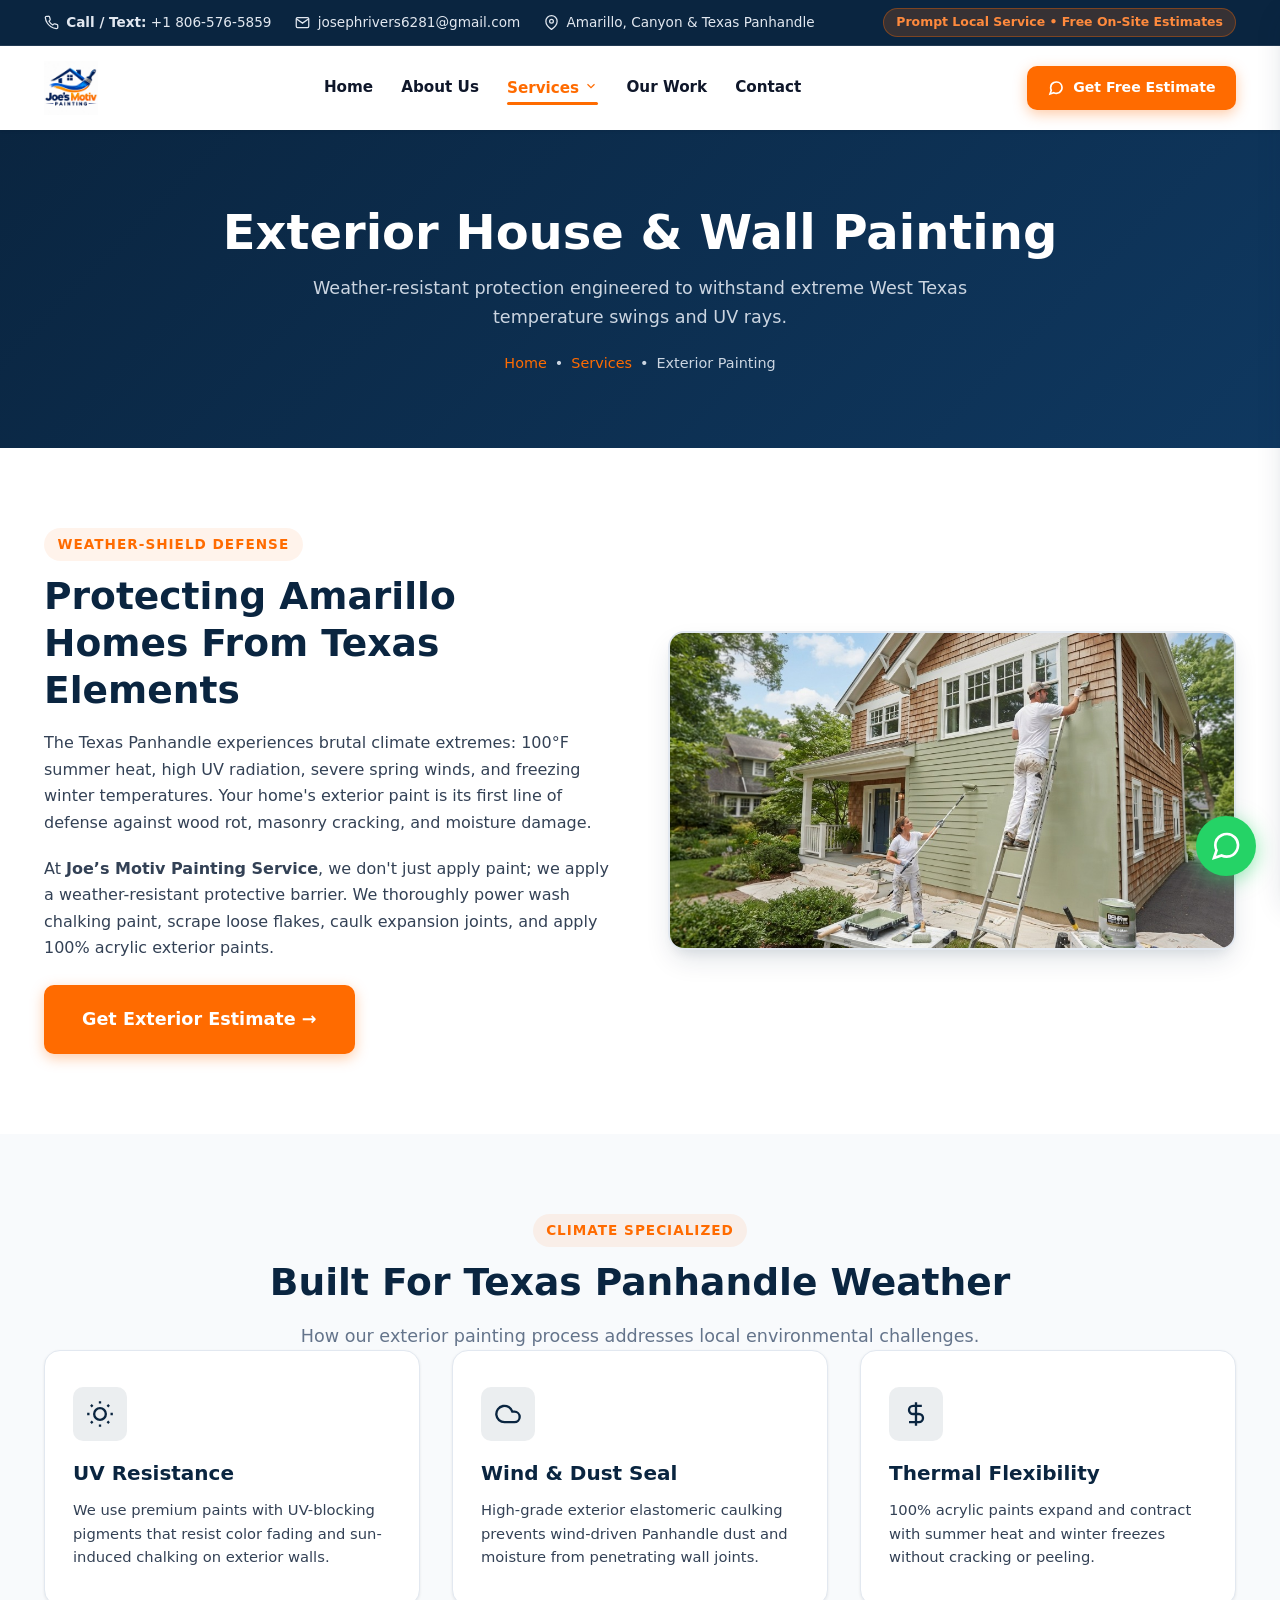
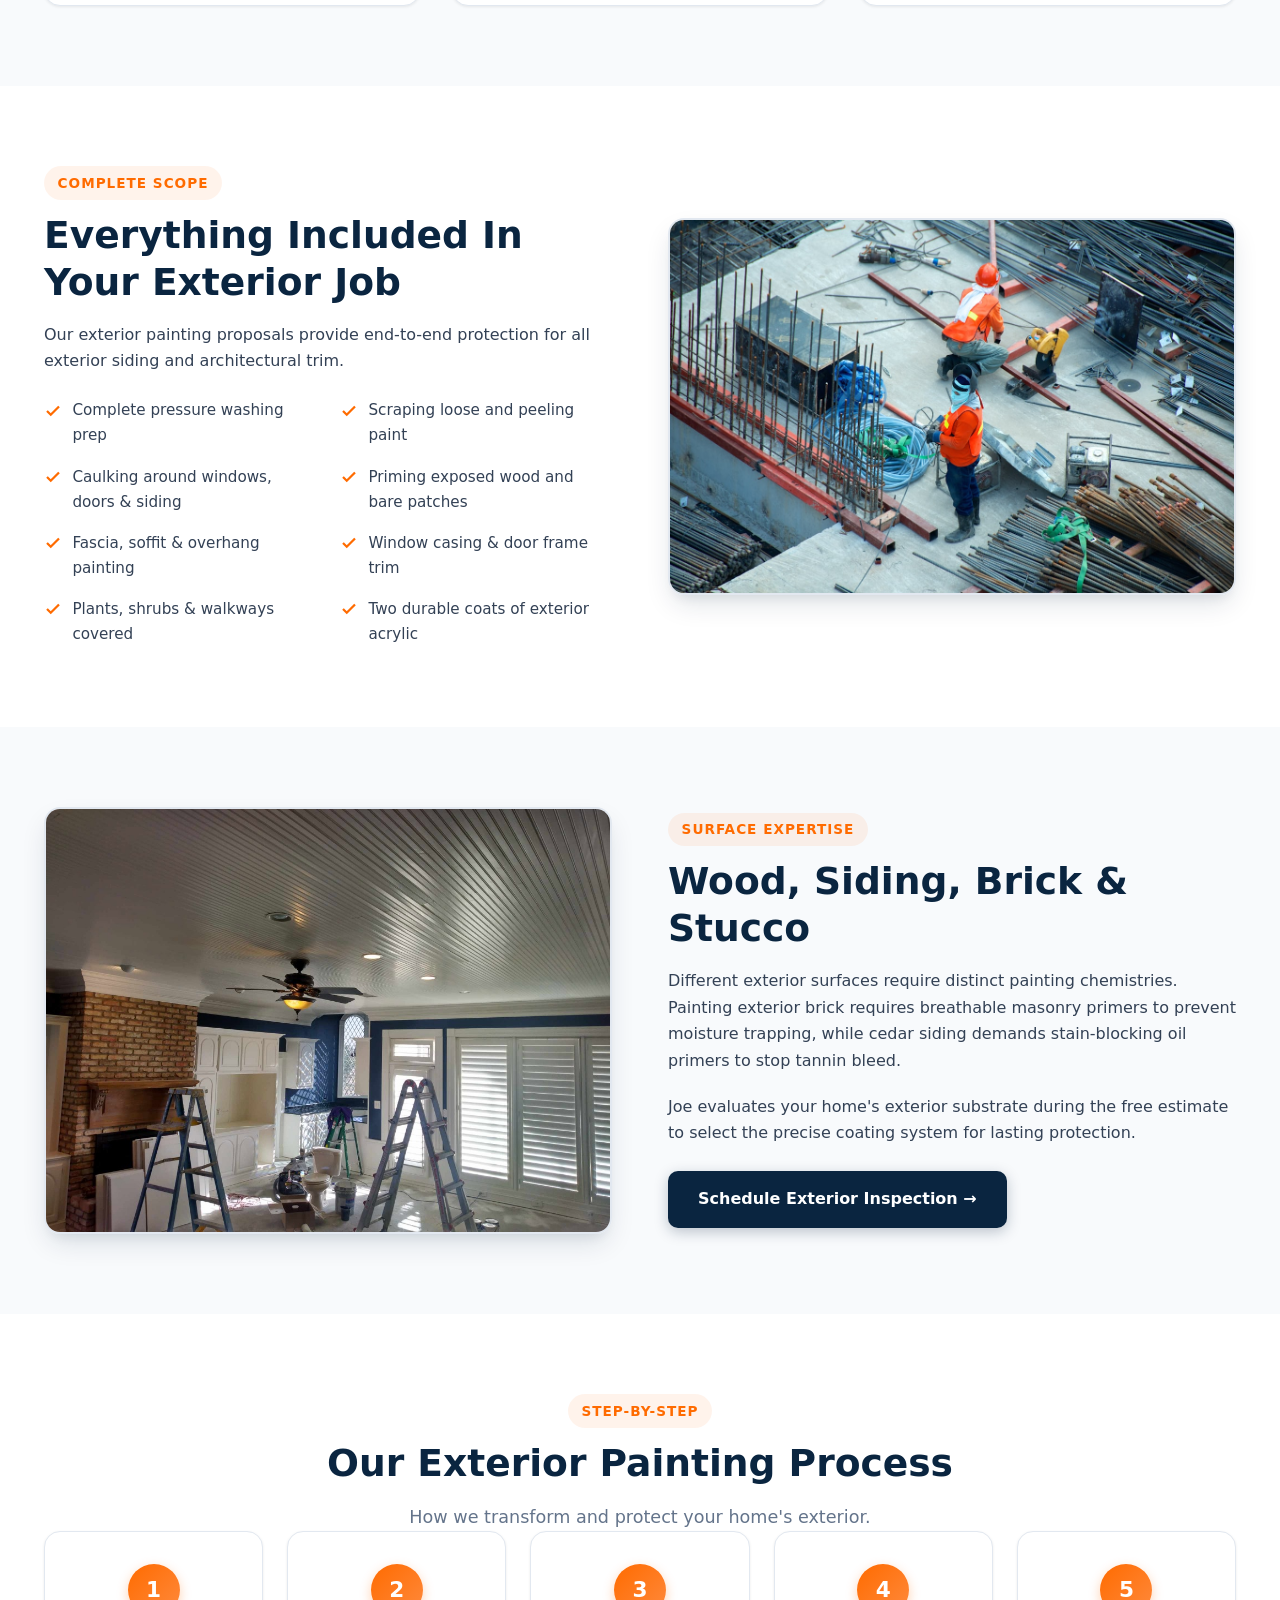
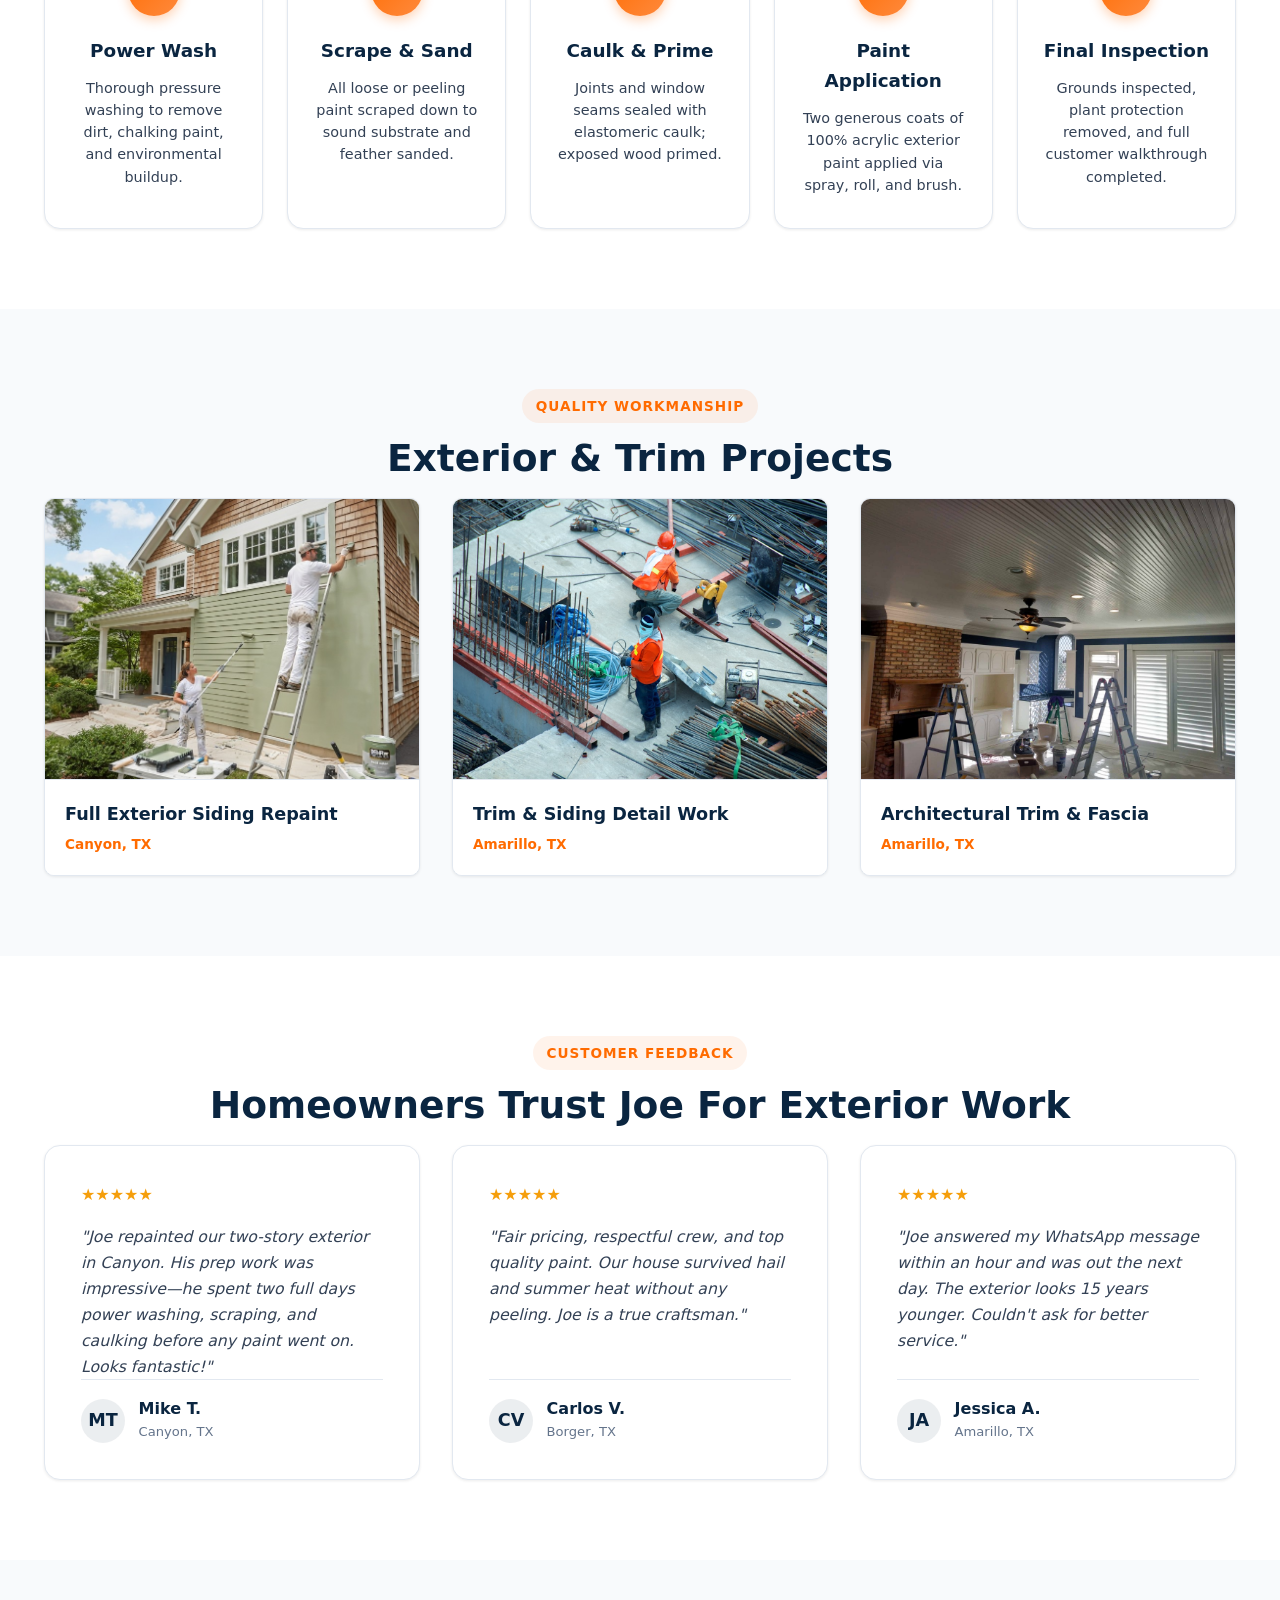
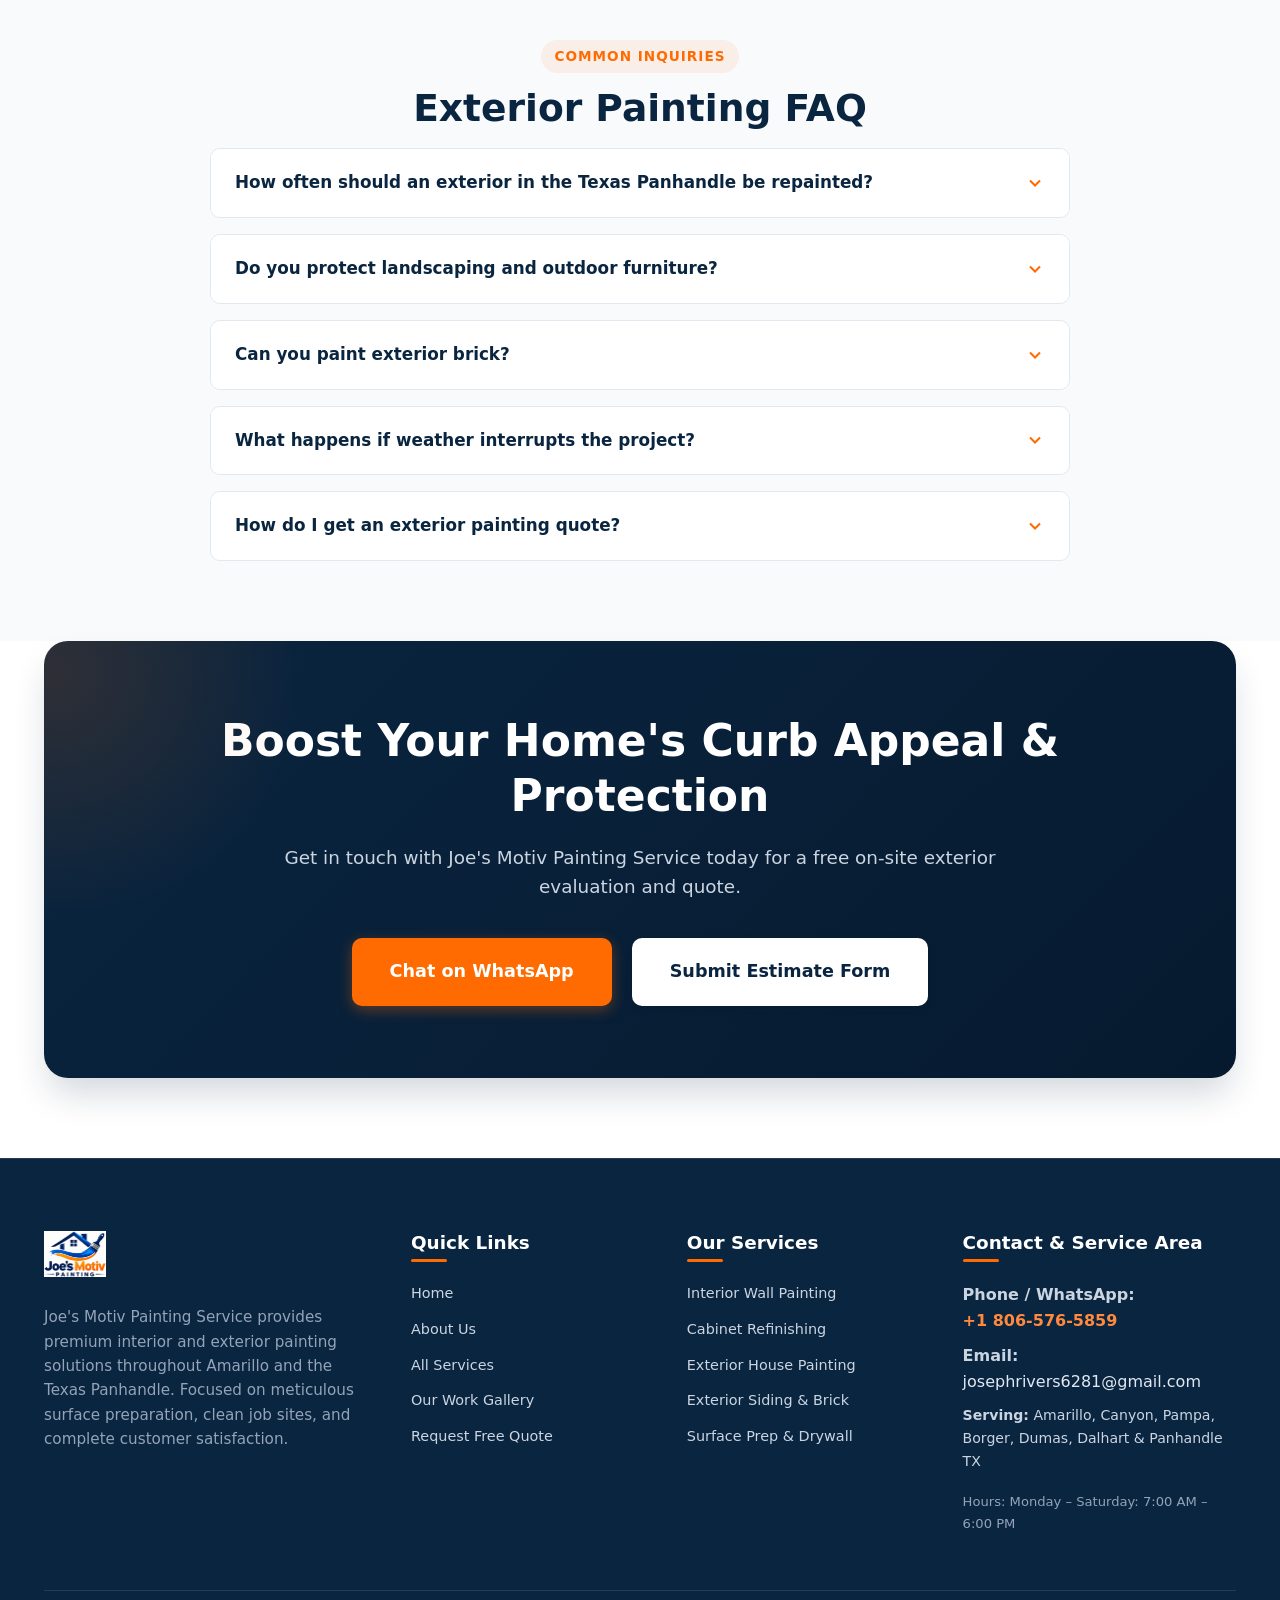
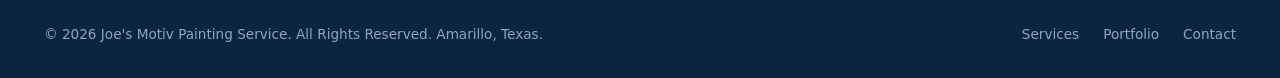
<file: service-exterior-painting.html>
<!DOCTYPE html>
<html lang="en">
<head>
  <meta charset="UTF-8">
  <meta name="viewport" content="width=device-width, initial-scale=1.0">
  <meta name="description" content="Exterior house painting, siding, brick, and stucco painting in Amarillo, TX. Heavy-duty weather-shield protection against Texas Panhandle climate. Call +1 806-576-5859.">
  <title>Exterior House & Wall Painting Services | Joe's Motiv Painting Service</title>
  <link rel="stylesheet" href="css/style.css">
</head>
<body>

  <!-- Floating WhatsApp Action Button -->
  <a href="https://wa.me/18065765859?text=Hi%20Joe's%20Motiv%20Painting,%20I%20would%20like%20to%20request%20a%20free%20quote!" target="_blank" rel="noopener" class="floating-whatsapp" aria-label="Chat with Joe on WhatsApp">
    <svg width="32" height="32" viewBox="0 0 24 24" fill="none" stroke="currentColor" stroke-width="2"><path d="M21 11.5a8.38 8.38 0 0 1-.9 3.8 8.5 8.5 0 0 1-7.6 4.7 8.38 8.38 0 0 1-3.8-.9L3 21l1.9-5.7a8.38 8.38 0 0 1-.9-3.8 8.5 8.5 0 0 1 4.7-7.6 8.38 8.38 0 0 1 3.8-.9h.5a8.48 8.48 0 0 1 8 8v.5z"/></svg>
  </a>

  <!-- Top Bar -->
  <div class="top-bar">
    <div class="container top-bar-content">
      <div class="top-bar-info">
        <div class="top-bar-item">
          <svg width="15" height="15" viewBox="0 0 24 24" fill="none" stroke="currentColor" stroke-width="2"><path d="M22 16.92v3a2 2 0 0 1-2.18 2 19.79 19.79 0 0 1-8.63-3.07 19.5 19.5 0 0 1-6-6 19.79 19.79 0 0 1-3.07-8.67A2 2 0 0 1 4.11 2h3a2 2 0 0 1 2 1.72 12.84 12.84 0 0 0 .7 2.81 2 2 0 0 1-.45 2.11L8.09 9.91a16 16 0 0 0 6 6l1.27-1.27a2 2 0 0 1 2.11-.45 12.84 12.84 0 0 0 2.81.7A2 2 0 0 1 22 16.92z"/></svg>
          <span><strong>Call / Text:</strong> <a href="tel:+18065765859">+1 806-576-5859</a></span>
        </div>
        <div class="top-bar-item">
          <svg width="15" height="15" viewBox="0 0 24 24" fill="none" stroke="currentColor" stroke-width="2"><path d="M4 4h16c1.1 0 2 .9 2 2v12c0 1.1-.9 2-2 2H4c-1.1 0-2-.9-2-2V6c0-1.1.9-2 2-2z"/><polyline points="22,6 12,13 2,6"/></svg>
          <a href="mailto:josephrivers6281@gmail.com">josephrivers6281@gmail.com</a>
        </div>
        <div class="top-bar-item">
          <svg width="15" height="15" viewBox="0 0 24 24" fill="none" stroke="currentColor" stroke-width="2"><path d="M21 10c0 7-9 13-9 13s-9-6-9-13a9 9 0 0 1 18 0z"/><circle cx="12" cy="10" r="3"/></svg>
          <span>Amarillo, Canyon & Texas Panhandle</span>
        </div>
      </div>
      <div class="top-bar-badge">
        Prompt Local Service &bull; Free On-Site Estimates
      </div>
    </div>
  </div>

  <!-- Header Navigation -->
  <header class="navbar">
    <div class="container nav-container">
      <a href="index.html" class="logo" title="Joe's Motiv Painting Service">
        <img src="images/logo.jpg" alt="Joe's Motiv Painting Service Logo" class="logo-img">
      </a>

      <nav class="nav-menu">
        <a href="index.html" class="nav-link">Home</a>
        <a href="about.html" class="nav-link">About Us</a>
        
        <!-- Services Dropdown -->
        <div class="nav-dropdown">
          <a href="services.html" class="nav-link active">
            Services
            <svg width="14" height="14" viewBox="0 0 24 24" fill="none" stroke="currentColor" stroke-width="2"><path d="m6 9 6 6 6-6"/></svg>
          </a>
          <div class="dropdown-menu">
            <a href="service-interior-painting.html" class="dropdown-item">
              <div class="dropdown-icon">
                <svg width="16" height="16" viewBox="0 0 24 24" fill="none" stroke="currentColor" stroke-width="2"><path d="m19 11-8-8-8.6 8.6a2 2 0 0 0 0 2.8l5.2 5.2a2 2 0 0 0 2.8 0L19 11Z"/><path d="m5 2 5 5"/><path d="M2 13h15"/></svg>
              </div>
              Interior Painting
            </a>
            <a href="service-exterior-painting.html" class="dropdown-item">
              <div class="dropdown-icon">
                <svg width="16" height="16" viewBox="0 0 24 24" fill="none" stroke="currentColor" stroke-width="2"><path d="m3 9 9-7 9 7v11a2 2 0 0 1-2 2H5a2 2 0 0 1-2-2z"/></svg>
              </div>
              Exterior House Painting
            </a>
            <a href="service-surface-prep.html" class="dropdown-item">
              <div class="dropdown-icon">
                <svg width="16" height="16" viewBox="0 0 24 24" fill="none" stroke="currentColor" stroke-width="2"><rect x="3" y="3" width="18" height="18" rx="2"/><path d="M3 9h18"/><path d="M9 21V9"/></svg>
              </div>
              Surface Prep & Finishing
            </a>
            <div style="border-top: 1px solid var(--border-color); margin: 0.4rem 0;"></div>
            <a href="services.html" class="dropdown-item" style="color: var(--secondary-color); font-weight: 700;">
              View Full Catalog &rarr;
            </a>
          </div>
        </div>

        <a href="portfolio.html" class="nav-link">Our Work</a>
        <a href="contact.html" class="nav-link">Contact</a>
      </nav>

      <div class="nav-cta">
        <a href="https://wa.me/18065765859?text=Hi%20Joe's%20Motiv%20Painting,%20I%20would%20like%20to%20request%20a%20free%20quote!" target="_blank" rel="noopener" class="btn btn-primary btn-sm">
          <svg width="16" height="16" viewBox="0 0 24 24" fill="none" stroke="currentColor" stroke-width="2.5"><path d="M21 11.5a8.38 8.38 0 0 1-.9 3.8 8.5 8.5 0 0 1-7.6 4.7 8.38 8.38 0 0 1-3.8-.9L3 21l1.9-5.7a8.38 8.38 0 0 1-.9-3.8 8.5 8.5 0 0 1 4.7-7.6 8.38 8.38 0 0 1 3.8-.9h.5a8.48 8.48 0 0 1 8 8v.5z"/></svg>
          Get Free Estimate
        </a>
      </div>

      <div class="hamburger" aria-label="Toggle mobile menu">
        <span></span>
        <span></span>
        <span></span>
      </div>
    </div>
  </header>

  <!-- Mobile Navigation Drawer -->
  <div class="mobile-overlay"></div>
  <div class="mobile-nav">
    <div>
      <div style="display: flex; align-items: center; justify-content: space-between; margin-bottom: 2rem;">
        <a href="index.html" class="logo">
          <img src="images/logo.jpg" alt="Joe's Motiv Logo" style="height: 46px;">
        </a>
      </div>
      <ul style="display: flex; flex-direction: column; gap: 1.25rem;">
        <li><a href="index.html" style="font-weight: 600;">Home</a></li>
        <li><a href="about.html" style="font-weight: 600;">About Us</a></li>
        <li><a href="services.html" style="font-weight: 700; color: var(--secondary-color);">Services Catalog</a></li>
        <li style="padding-left: 1rem;"><a href="service-interior-painting.html" style="font-size: 0.95rem; color: var(--muted-color);">&bull; Interior Painting</a></li>
        <li style="padding-left: 1rem;"><a href="service-exterior-painting.html" style="font-size: 0.95rem; color: var(--muted-color);">&bull; Exterior House Painting</a></li>
        <li style="padding-left: 1rem;"><a href="service-surface-prep.html" style="font-size: 0.95rem; color: var(--muted-color);">&bull; Surface Prep & Finishing</a></li>
        <li><a href="portfolio.html" style="font-weight: 600;">Our Work (13 Real Photos)</a></li>
        <li><a href="contact.html" style="font-weight: 600;">Contact Us</a></li>
      </ul>
    </div>
    <div style="margin-top: 2rem;">
      <a href="https://wa.me/18065765859?text=Hi%20Joe's%20Motiv%20Painting,%20I%20would%20like%20to%20request%20a%20free%20quote!" target="_blank" rel="noopener" class="btn btn-primary" style="width: 100%; margin-bottom: 0.75rem;">WhatsApp Estimate</a>
      <a href="tel:+18065765859" class="btn btn-navy" style="width: 100%;">Call +1 806-576-5859</a>
    </div>
  </div>

  <!-- 1. PAGE HERO -->
  <section class="page-hero">
    <div class="container">
      <h1>Exterior House &amp; Wall Painting</h1>
      <p>Weather-resistant protection engineered to withstand extreme West Texas temperature swings and UV rays.</p>
      <div class="breadcrumbs">
        <a href="index.html">Home</a> &bull; <a href="services.html">Services</a> &bull; <span>Exterior Painting</span>
      </div>
    </div>
  </section>

  <!-- 2. OVERVIEW -->
  <section class="section-padding">
    <div class="container two-col-grid">
      <div>
        <div class="section-tag">Weather-Shield Defense</div>
        <h2 class="section-title">Protecting Amarillo Homes From Texas Elements</h2>
        <p style="color: var(--body-color); margin-bottom: 1.25rem;">
          The Texas Panhandle experiences brutal climate extremes: 100°F summer heat, high UV radiation, severe spring winds, and freezing winter temperatures. Your home's exterior paint is its first line of defense against wood rot, masonry cracking, and moisture damage.
        </p>
        <p style="color: var(--body-color); margin-bottom: 1.5rem;">
          At <strong>Joe’s Motiv Painting Service</strong>, we don't just apply paint; we apply a weather-resistant protective barrier. We thoroughly power wash chalking paint, scrape loose flakes, caulk expansion joints, and apply 100% acrylic exterior paints.
        </p>
        <a href="https://wa.me/18065765859?text=Hi%20Joe's%20Motiv%20Painting,%20I%20would%20like%20to%20request%20an%20Exterior%20Painting%20quote!" target="_blank" rel="noopener" class="btn btn-primary btn-lg">
          Get Exterior Estimate &rarr;
        </a>
      </div>

      <div style="border-radius: var(--radius-lg); overflow: hidden; box-shadow: var(--shadow-lg); border: 2px solid var(--border-color);">
        <img src="images/exterior-painting.jpg" alt="Painters on ladder painting residential exterior in Amarillo TX">
      </div>
    </div>
  </section>

  <!-- 3. PANHANDLE WEATHER DEFENSE (3 Highlight Cards) -->
  <section class="section-padding" style="background-color: var(--bg-light);">
    <div class="container">
      <div class="text-center">
        <div class="section-tag">Climate Specialized</div>
        <h2 class="section-title">Built For Texas Panhandle Weather</h2>
        <p class="section-subtitle">How our exterior painting process addresses local environmental challenges.</p>
      </div>

      <div class="three-col-grid">
        <div class="why-card">
          <div class="why-icon">
            <svg width="28" height="28" viewBox="0 0 24 24" fill="none" stroke="currentColor" stroke-width="2"><circle cx="12" cy="12" r="5"/><path d="M12 1v2M12 21v2M4.22 4.22l1.42 1.42M18.36 18.36l1.42 1.42M1 12h2M21 12h2M4.22 19.78l1.42-1.42M18.36 5.64l1.42-1.42"/></svg>
          </div>
          <h3>UV Resistance</h3>
          <p>We use premium paints with UV-blocking pigments that resist color fading and sun-induced chalking on exterior walls.</p>
        </div>

        <div class="why-card">
          <div class="why-icon">
            <svg width="28" height="28" viewBox="0 0 24 24" fill="none" stroke="currentColor" stroke-width="2"><path d="M17.5 19H9a7 7 0 1 1 6.71-9h1.79a4.5 4.5 0 1 1 0 9Z"/></svg>
          </div>
          <h3>Wind & Dust Seal</h3>
          <p>High-grade exterior elastomeric caulking prevents wind-driven Panhandle dust and moisture from penetrating wall joints.</p>
        </div>

        <div class="why-card">
          <div class="why-icon">
            <svg width="28" height="28" viewBox="0 0 24 24" fill="none" stroke="currentColor" stroke-width="2"><path d="M12 2v20M17 5H9.5a3.5 3.5 0 0 0 0 7h5a3.5 3.5 0 0 1 0 7H6"/></svg>
          </div>
          <h3>Thermal Flexibility</h3>
          <p>100% acrylic paints expand and contract with summer heat and winter freezes without cracking or peeling.</p>
        </div>
      </div>
    </div>
  </section>

  <!-- 4. WHAT'S INCLUDED IN EXTERIOR PACKAGE -->
  <section class="section-padding">
    <div class="container two-col-grid">
      <div>
        <div class="section-tag">Complete Scope</div>
        <h2 class="section-title">Everything Included In Your Exterior Job</h2>
        <p style="color: var(--body-color); margin-bottom: 1.5rem;">
          Our exterior painting proposals provide end-to-end protection for all exterior siding and architectural trim.
        </p>

        <div class="checklist-grid">
          <div class="checklist-item">
            <svg width="18" height="18" viewBox="0 0 24 24" fill="none" stroke="currentColor" stroke-width="3"><polyline points="20 6 9 17 4 12"/></svg>
            <span>Complete pressure washing prep</span>
          </div>
          <div class="checklist-item">
            <svg width="18" height="18" viewBox="0 0 24 24" fill="none" stroke="currentColor" stroke-width="3"><polyline points="20 6 9 17 4 12"/></svg>
            <span>Scraping loose and peeling paint</span>
          </div>
          <div class="checklist-item">
            <svg width="18" height="18" viewBox="0 0 24 24" fill="none" stroke="currentColor" stroke-width="3"><polyline points="20 6 9 17 4 12"/></svg>
            <span>Caulking around windows, doors &amp; siding</span>
          </div>
          <div class="checklist-item">
            <svg width="18" height="18" viewBox="0 0 24 24" fill="none" stroke="currentColor" stroke-width="3"><polyline points="20 6 9 17 4 12"/></svg>
            <span>Priming exposed wood and bare patches</span>
          </div>
          <div class="checklist-item">
            <svg width="18" height="18" viewBox="0 0 24 24" fill="none" stroke="currentColor" stroke-width="3"><polyline points="20 6 9 17 4 12"/></svg>
            <span>Fascia, soffit &amp; overhang painting</span>
          </div>
          <div class="checklist-item">
            <svg width="18" height="18" viewBox="0 0 24 24" fill="none" stroke="currentColor" stroke-width="3"><polyline points="20 6 9 17 4 12"/></svg>
            <span>Window casing &amp; door frame trim</span>
          </div>
          <div class="checklist-item">
            <svg width="18" height="18" viewBox="0 0 24 24" fill="none" stroke="currentColor" stroke-width="3"><polyline points="20 6 9 17 4 12"/></svg>
            <span>Plants, shrubs &amp; walkways covered</span>
          </div>
          <div class="checklist-item">
            <svg width="18" height="18" viewBox="0 0 24 24" fill="none" stroke="currentColor" stroke-width="3"><polyline points="20 6 9 17 4 12"/></svg>
            <span>Two durable coats of exterior acrylic</span>
          </div>
        </div>
      </div>

      <div style="border-radius: var(--radius-lg); overflow: hidden; box-shadow: var(--shadow-lg); border: 2px solid var(--border-color);">
        <img src="images/painters-work.jpg" alt="Painters applying exterior coatings to home">
      </div>
    </div>
  </section>

  <!-- 5. SIDING, BRICK & STUCCO SPECIALTIES -->
  <section class="section-padding" style="background-color: var(--bg-light);">
    <div class="container two-col-grid">
      <div style="border-radius: var(--radius-lg); overflow: hidden; box-shadow: var(--shadow-lg); border: 2px solid var(--border-color);">
        <img src="images/real-work-13.jpg" alt="Architectural trim and wall painting in Amarillo">
      </div>

      <div>
        <div class="section-tag">Surface Expertise</div>
        <h2 class="section-title">Wood, Siding, Brick &amp; Stucco</h2>
        <p style="color: var(--body-color); margin-bottom: 1.25rem;">
          Different exterior surfaces require distinct painting chemistries. Painting exterior brick requires breathable masonry primers to prevent moisture trapping, while cedar siding demands stain-blocking oil primers to stop tannin bleed.
        </p>
        <p style="color: var(--body-color); margin-bottom: 1.5rem;">
          Joe evaluates your home's exterior substrate during the free estimate to select the precise coating system for lasting protection.
        </p>
        <a href="contact.html" class="btn btn-navy">Schedule Exterior Inspection &rarr;</a>
      </div>
    </div>
  </section>

  <!-- 6. EXTERIOR PROCESS (5 Steps) -->
  <section class="section-padding">
    <div class="container">
      <div class="text-center">
        <div class="section-tag">Step-by-Step</div>
        <h2 class="section-title">Our Exterior Painting Process</h2>
        <p class="section-subtitle">How we transform and protect your home's exterior.</p>
      </div>

      <div class="process-grid">
        <div class="process-step-card">
          <div class="step-number">1</div>
          <div class="step-title">Power Wash</div>
          <div class="step-desc">Thorough pressure washing to remove dirt, chalking paint, and environmental buildup.</div>
        </div>
        <div class="process-step-card">
          <div class="step-number">2</div>
          <div class="step-title">Scrape &amp; Sand</div>
          <div class="step-desc">All loose or peeling paint scraped down to sound substrate and feather sanded.</div>
        </div>
        <div class="process-step-card">
          <div class="step-number">3</div>
          <div class="step-title">Caulk &amp; Prime</div>
          <div class="step-desc">Joints and window seams sealed with elastomeric caulk; exposed wood primed.</div>
        </div>
        <div class="process-step-card">
          <div class="step-number">4</div>
          <div class="step-title">Paint Application</div>
          <div class="step-desc">Two generous coats of 100% acrylic exterior paint applied via spray, roll, and brush.</div>
        </div>
        <div class="process-step-card">
          <div class="step-number">5</div>
          <div class="step-title">Final Inspection</div>
          <div class="step-desc">Grounds inspected, plant protection removed, and full customer walkthrough completed.</div>
        </div>
      </div>
    </div>
  </section>

  <!-- 7. REAL PROJECT SHOWCASE -->
  <section class="section-padding" style="background-color: var(--bg-light);">
    <div class="container">
      <div class="text-center">
        <div class="section-tag">Quality Workmanship</div>
        <h2 class="section-title">Exterior &amp; Trim Projects</h2>
      </div>

      <div class="three-col-grid">
        <div class="gallery-card">
          <img src="images/exterior-painting.jpg" alt="Exterior siding repainting in Texas Panhandle">
          <div class="gallery-overlay">
            <div class="gallery-title">Full Exterior Siding Repaint</div>
            <div class="gallery-location">Canyon, TX</div>
          </div>
        </div>
        <div class="gallery-card">
          <img src="images/painters-work.jpg" alt="Commercial grade paint application on siding">
          <div class="gallery-overlay">
            <div class="gallery-title">Trim &amp; Siding Detail Work</div>
            <div class="gallery-location">Amarillo, TX</div>
          </div>
        </div>
        <div class="gallery-card">
          <img src="images/real-work-13.jpg" alt="Architectural trim painting in Amarillo">
          <div class="gallery-overlay">
            <div class="gallery-title">Architectural Trim &amp; Fascia</div>
            <div class="gallery-location">Amarillo, TX</div>
          </div>
        </div>
      </div>
    </div>
  </section>

  <!-- 8. REVIEWS -->
  <section class="section-padding">
    <div class="container">
      <div class="text-center">
        <div class="section-tag">Customer Feedback</div>
        <h2 class="section-title">Homeowners Trust Joe For Exterior Work</h2>
      </div>

      <div class="reviews-grid">
        <div class="review-card">
          <div>
            <div class="review-stars">★★★★★</div>
            <p class="review-text">"Joe repainted our two-story exterior in Canyon. His prep work was impressive—he spent two full days power washing, scraping, and caulking before any paint went on. Looks fantastic!"</p>
          </div>
          <div class="review-author">
            <div class="author-avatar">MT</div>
            <div class="author-info">
              <h4>Mike T.</h4>
              <div class="author-location">Canyon, TX</div>
            </div>
          </div>
        </div>

        <div class="review-card">
          <div>
            <div class="review-stars">★★★★★</div>
            <p class="review-text">"Fair pricing, respectful crew, and top quality paint. Our house survived hail and summer heat without any peeling. Joe is a true craftsman."</p>
          </div>
          <div class="review-author">
            <div class="author-avatar">CV</div>
            <div class="author-info">
              <h4>Carlos V.</h4>
              <div class="author-location">Borger, TX</div>
            </div>
          </div>
        </div>

        <div class="review-card">
          <div>
            <div class="review-stars">★★★★★</div>
            <p class="review-text">"Joe answered my WhatsApp message within an hour and was out the next day. The exterior looks 15 years younger. Couldn't ask for better service."</p>
          </div>
          <div class="review-author">
            <div class="author-avatar">JA</div>
            <div class="author-info">
              <h4>Jessica A.</h4>
              <div class="author-location">Amarillo, TX</div>
            </div>
          </div>
        </div>
      </div>
    </div>
  </section>

  <!-- 9. FAQ -->
  <section class="section-padding" style="background-color: var(--bg-light);">
    <div class="container">
      <div class="text-center">
        <div class="section-tag">Common Inquiries</div>
        <h2 class="section-title">Exterior Painting FAQ</h2>
      </div>

      <div class="faq-container">
        <div class="faq-item">
          <div class="faq-question">
            <span>How often should an exterior in the Texas Panhandle be repainted?</span>
            <svg class="faq-icon" width="20" height="20" viewBox="0 0 24 24" fill="none" stroke="currentColor" stroke-width="2.5"><polyline points="6 9 12 15 18 9"/></svg>
          </div>
          <div class="faq-answer">
            <div class="faq-answer-inner">
              In Amarillo's climate, wood siding typically requires repainting every 5 to 7 years, while stucco and masonry can last 8 to 10 years with high-quality 100% acrylic paint.
            </div>
          </div>
        </div>

        <div class="faq-item">
          <div class="faq-question">
            <span>Do you protect landscaping and outdoor furniture?</span>
            <svg class="faq-icon" width="20" height="20" viewBox="0 0 24 24" fill="none" stroke="currentColor" stroke-width="2.5"><polyline points="6 9 12 15 18 9"/></svg>
          </div>
          <div class="faq-answer">
            <div class="faq-answer-inner">
              Yes, absolutely. We cover all bushes, flowerbeds, outdoor light fixtures, and concrete walkways with canvas drop cloths to protect against overspray or drips.
            </div>
          </div>
        </div>

        <div class="faq-item">
          <div class="faq-question">
            <span>Can you paint exterior brick?</span>
            <svg class="faq-icon" width="20" height="20" viewBox="0 0 24 24" fill="none" stroke="currentColor" stroke-width="2.5"><polyline points="6 9 12 15 18 9"/></svg>
          </div>
          <div class="faq-answer">
            <div class="faq-answer-inner">
              Yes! We use specialized masonry primers and breathable mineral paints designed specifically for brick so that moisture does not get trapped inside the brickwork.
            </div>
          </div>
        </div>

        <div class="faq-item">
          <div class="faq-question">
            <span>What happens if weather interrupts the project?</span>
            <svg class="faq-icon" width="20" height="20" viewBox="0 0 24 24" fill="none" stroke="currentColor" stroke-width="2.5"><polyline points="6 9 12 15 18 9"/></svg>
          </div>
          <div class="faq-answer">
            <div class="faq-answer-inner">
              We monitor Texas Panhandle weather forecasts daily. We never apply paint when rain or high dust winds are imminent. If an unexpected weather front approaches, we pause and resume as soon as conditions are dry.
            </div>
          </div>
        </div>

        <div class="faq-item">
          <div class="faq-question">
            <span>How do I get an exterior painting quote?</span>
            <svg class="faq-icon" width="20" height="20" viewBox="0 0 24 24" fill="none" stroke="currentColor" stroke-width="2.5"><polyline points="6 9 12 15 18 9"/></svg>
          </div>
          <div class="faq-answer">
            <div class="faq-answer-inner">
              Simply contact Joe via WhatsApp or call +1 806-576-5859. We will visit your home, walk the perimeter, assess prep requirements, and give you a free, transparent estimate.
            </div>
          </div>
        </div>
      </div>
    </div>
  </section>

  <!-- 10. CTA BANNER -->
  <section class="section-padding" style="padding-top: 0;">
    <div class="container">
      <div class="cta-banner">
        <h2>Boost Your Home's Curb Appeal &amp; Protection</h2>
        <p>Get in touch with Joe's Motiv Painting Service today for a free on-site exterior evaluation and quote.</p>
        <div class="cta-banner-buttons">
          <a href="https://wa.me/18065765859?text=Hi%20Joe's%20Motiv%20Painting,%20I%20would%20like%20an%20Exterior%20Painting%20quote!" target="_blank" rel="noopener" class="btn btn-primary btn-lg">Chat on WhatsApp</a>
          <a href="contact.html" class="btn btn-white btn-lg">Submit Estimate Form</a>
        </div>
      </div>
    </div>
  </section>

  <!-- FOOTER -->
  <footer class="footer">
    <div class="container">
      <div class="footer-grid">
        <div class="footer-brand">
          <a href="index.html" class="logo" style="background-color: #ffffff; padding: 0.45rem 0.85rem; border-radius: var(--radius-md); display: inline-flex; align-items: center; box-shadow: var(--shadow-sm);">
            <img src="images/logo-clean.jpg" alt="Joe's Motiv Painting Logo" style="height: 46px; width: auto; object-fit: contain; display: block;">
          </a>
          <p>Joe's Motiv Painting Service provides premium interior and exterior painting solutions throughout Amarillo and the Texas Panhandle. Focused on meticulous surface preparation, clean job sites, and complete customer satisfaction.</p>
        </div>
        <div>
          <h4 class="footer-title">Quick Links</h4>
          <div class="footer-links">
            <a href="index.html">Home</a>
            <a href="about.html">About Us</a>
            <a href="services.html">All Services</a>
            <a href="portfolio.html">Our Work Gallery</a>
            <a href="contact.html">Request Free Quote</a>
          </div>
        </div>
        <div>
          <h4 class="footer-title">Our Services</h4>
          <div class="footer-links">
            <a href="service-interior-painting.html">Interior Wall Painting</a>
            <a href="service-interior-painting.html">Cabinet Refinishing</a>
            <a href="service-exterior-painting.html">Exterior House Painting</a>
            <a href="service-exterior-painting.html">Exterior Siding & Brick</a>
            <a href="service-surface-prep.html">Surface Prep & Drywall</a>
          </div>
        </div>
        <div>
          <h4 class="footer-title">Contact & Service Area</h4>
          <p style="color:#CBD5E1; margin-bottom: 0.5rem;"><strong>Phone / WhatsApp:</strong><br><a href="tel:+18065765859" style="color:#FF8A3D; font-weight:700;">+1 806-576-5859</a></p>
          <p style="color:#CBD5E1; margin-bottom: 0.5rem;"><strong>Email:</strong><br><a href="mailto:josephrivers6281@gmail.com" style="color:#E2E8F0;">josephrivers6281@gmail.com</a></p>
          <p style="color:#CBD5E1; font-size: 0.88rem;"><strong>Serving:</strong> Amarillo, Canyon, Pampa, Borger, Dumas, Dalhart & Panhandle TX</p>
          <p style="color:#94A3B8; font-size: 0.82rem; margin-top: 0.5rem;">Hours: Monday – Saturday: 7:00 AM – 6:00 PM</p>
        </div>
      </div>
      <div class="footer-bottom">
        <div>&copy; 2026 Joe's Motiv Painting Service. All Rights Reserved. Amarillo, Texas.</div>
        <div style="display: flex; gap: 1.5rem;">
          <a href="services.html" style="color: #94A3B8;">Services</a>
          <a href="portfolio.html" style="color: #94A3B8;">Portfolio</a>
          <a href="contact.html" style="color: #94A3B8;">Contact</a>
        </div>
      </div>
    </div>
  </footer>

  <script src="js/script.js"></script>
</body>
</html>
</file>
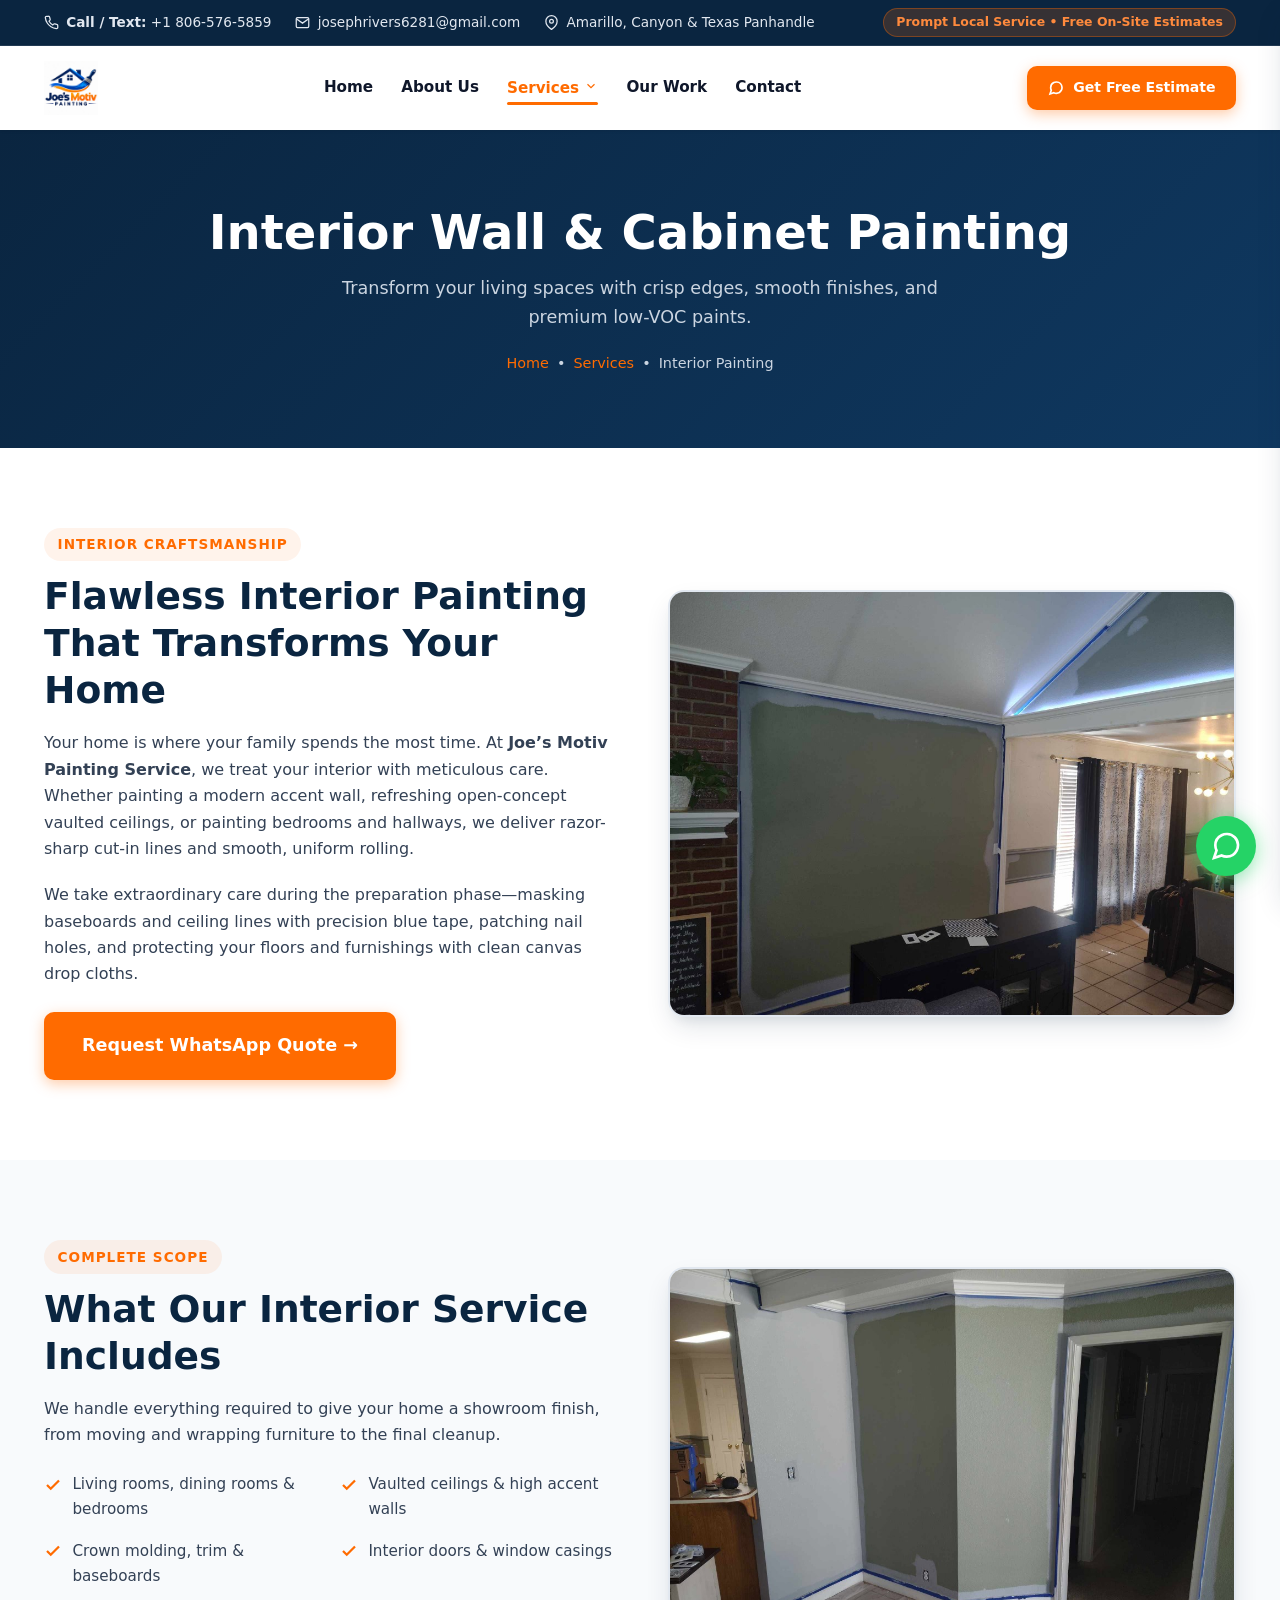
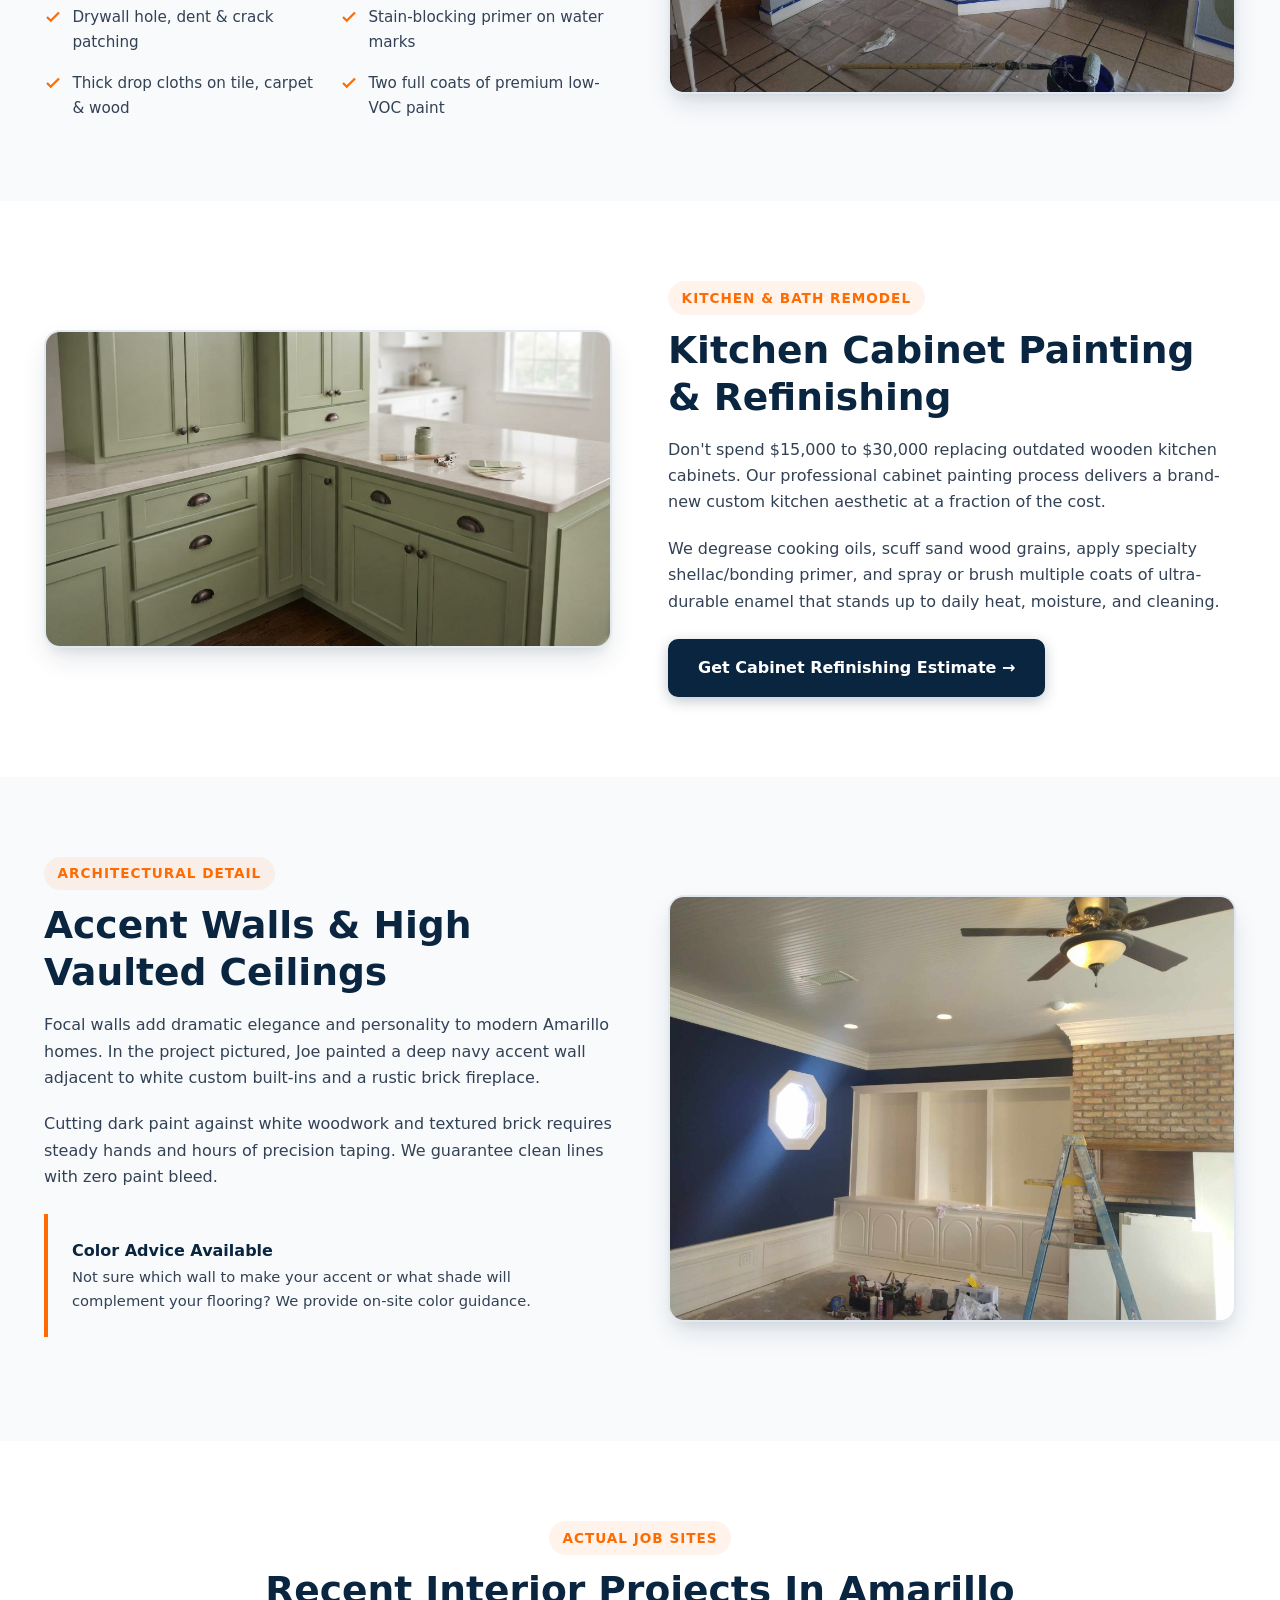
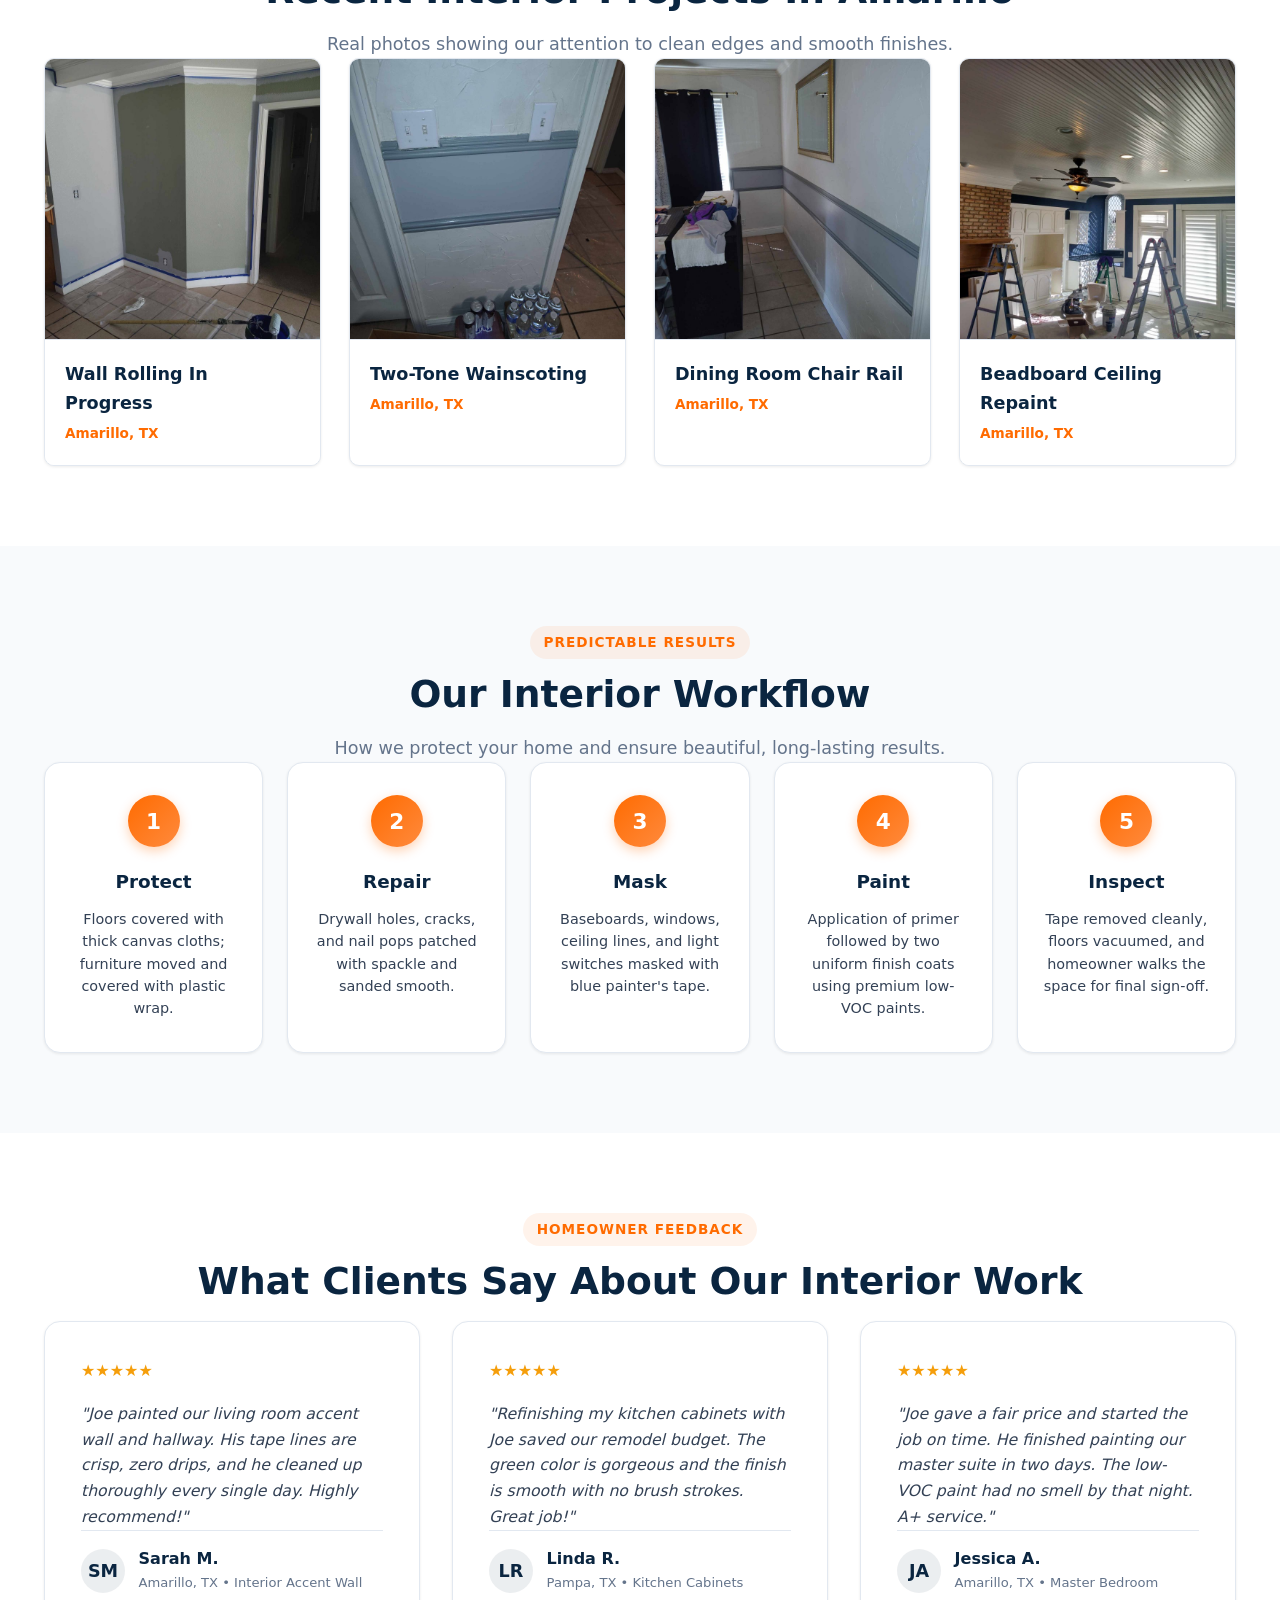
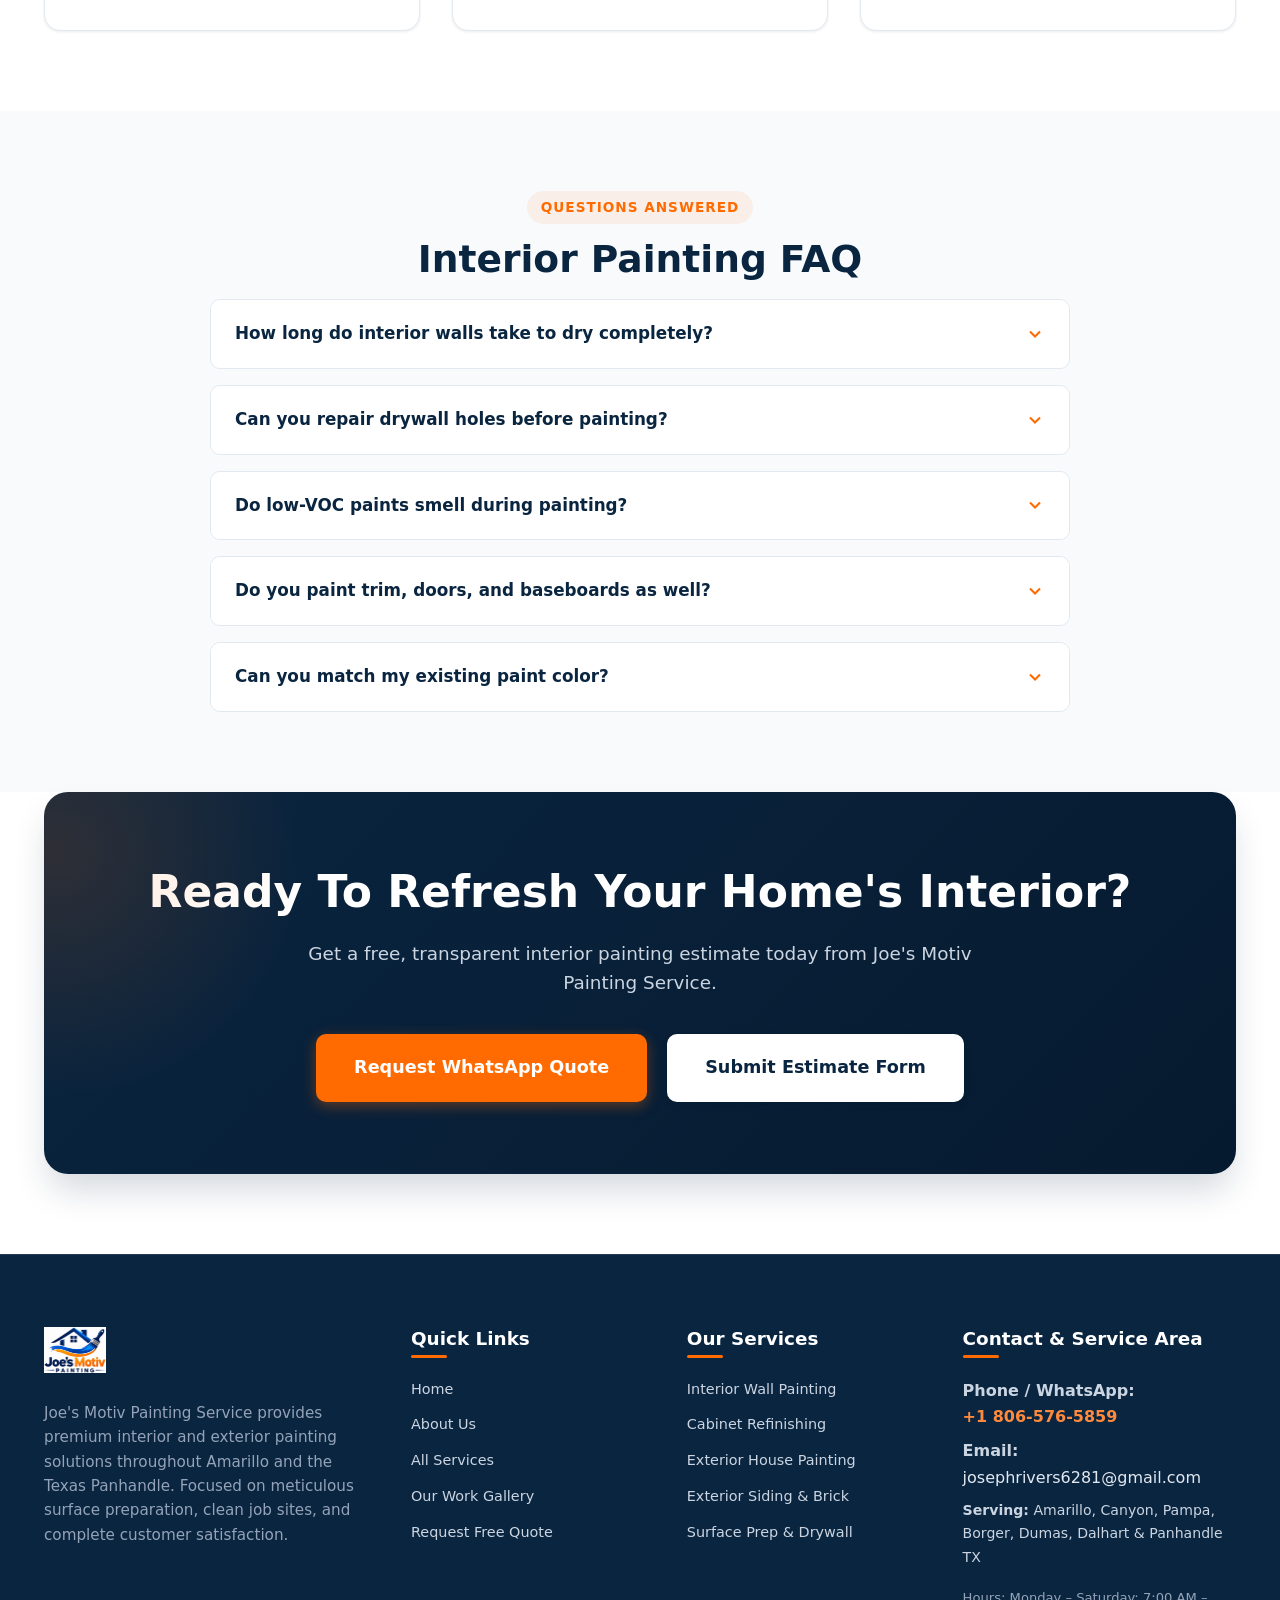
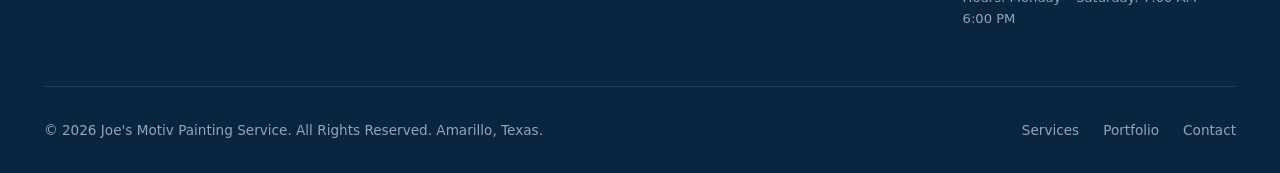
<file: service-interior-painting.html>
<!DOCTYPE html>
<html lang="en">
<head>
  <meta charset="UTF-8">
  <meta name="viewport" content="width=device-width, initial-scale=1.0">
  <meta name="description" content="Professional interior wall painting, cabinet refinishing, and vaulted ceiling painting in Amarillo, TX. Clean lines, low-VOC paints, and free estimates. Call +1 806-576-5859.">
  <title>Interior Wall & Cabinet Painting Services | Joe's Motiv Painting Service</title>
  <link rel="stylesheet" href="css/style.css">
</head>
<body>

  <!-- Floating WhatsApp Action Button -->
  <a href="https://wa.me/18065765859?text=Hi%20Joe's%20Motiv%20Painting,%20I%20would%20like%20to%20request%20a%20free%20quote!" target="_blank" rel="noopener" class="floating-whatsapp" aria-label="Chat with Joe on WhatsApp">
    <svg width="32" height="32" viewBox="0 0 24 24" fill="none" stroke="currentColor" stroke-width="2"><path d="M21 11.5a8.38 8.38 0 0 1-.9 3.8 8.5 8.5 0 0 1-7.6 4.7 8.38 8.38 0 0 1-3.8-.9L3 21l1.9-5.7a8.38 8.38 0 0 1-.9-3.8 8.5 8.5 0 0 1 4.7-7.6 8.38 8.38 0 0 1 3.8-.9h.5a8.48 8.48 0 0 1 8 8v.5z"/></svg>
  </a>

  <!-- Top Bar -->
  <div class="top-bar">
    <div class="container top-bar-content">
      <div class="top-bar-info">
        <div class="top-bar-item">
          <svg width="15" height="15" viewBox="0 0 24 24" fill="none" stroke="currentColor" stroke-width="2"><path d="M22 16.92v3a2 2 0 0 1-2.18 2 19.79 19.79 0 0 1-8.63-3.07 19.5 19.5 0 0 1-6-6 19.79 19.79 0 0 1-3.07-8.67A2 2 0 0 1 4.11 2h3a2 2 0 0 1 2 1.72 12.84 12.84 0 0 0 .7 2.81 2 2 0 0 1-.45 2.11L8.09 9.91a16 16 0 0 0 6 6l1.27-1.27a2 2 0 0 1 2.11-.45 12.84 12.84 0 0 0 2.81.7A2 2 0 0 1 22 16.92z"/></svg>
          <span><strong>Call / Text:</strong> <a href="tel:+18065765859">+1 806-576-5859</a></span>
        </div>
        <div class="top-bar-item">
          <svg width="15" height="15" viewBox="0 0 24 24" fill="none" stroke="currentColor" stroke-width="2"><path d="M4 4h16c1.1 0 2 .9 2 2v12c0 1.1-.9 2-2 2H4c-1.1 0-2-.9-2-2V6c0-1.1.9-2 2-2z"/><polyline points="22,6 12,13 2,6"/></svg>
          <a href="mailto:josephrivers6281@gmail.com">josephrivers6281@gmail.com</a>
        </div>
        <div class="top-bar-item">
          <svg width="15" height="15" viewBox="0 0 24 24" fill="none" stroke="currentColor" stroke-width="2"><path d="M21 10c0 7-9 13-9 13s-9-6-9-13a9 9 0 0 1 18 0z"/><circle cx="12" cy="10" r="3"/></svg>
          <span>Amarillo, Canyon & Texas Panhandle</span>
        </div>
      </div>
      <div class="top-bar-badge">
        Prompt Local Service &bull; Free On-Site Estimates
      </div>
    </div>
  </div>

  <!-- Header Navigation -->
  <header class="navbar">
    <div class="container nav-container">
      <a href="index.html" class="logo" title="Joe's Motiv Painting Service">
        <img src="images/logo.jpg" alt="Joe's Motiv Painting Service Logo" class="logo-img">
      </a>

      <nav class="nav-menu">
        <a href="index.html" class="nav-link">Home</a>
        <a href="about.html" class="nav-link">About Us</a>
        
        <!-- Services Dropdown -->
        <div class="nav-dropdown">
          <a href="services.html" class="nav-link active">
            Services
            <svg width="14" height="14" viewBox="0 0 24 24" fill="none" stroke="currentColor" stroke-width="2"><path d="m6 9 6 6 6-6"/></svg>
          </a>
          <div class="dropdown-menu">
            <a href="service-interior-painting.html" class="dropdown-item">
              <div class="dropdown-icon">
                <svg width="16" height="16" viewBox="0 0 24 24" fill="none" stroke="currentColor" stroke-width="2"><path d="m19 11-8-8-8.6 8.6a2 2 0 0 0 0 2.8l5.2 5.2a2 2 0 0 0 2.8 0L19 11Z"/><path d="m5 2 5 5"/><path d="M2 13h15"/></svg>
              </div>
              Interior Painting
            </a>
            <a href="service-exterior-painting.html" class="dropdown-item">
              <div class="dropdown-icon">
                <svg width="16" height="16" viewBox="0 0 24 24" fill="none" stroke="currentColor" stroke-width="2"><path d="m3 9 9-7 9 7v11a2 2 0 0 1-2 2H5a2 2 0 0 1-2-2z"/></svg>
              </div>
              Exterior House Painting
            </a>
            <a href="service-surface-prep.html" class="dropdown-item">
              <div class="dropdown-icon">
                <svg width="16" height="16" viewBox="0 0 24 24" fill="none" stroke="currentColor" stroke-width="2"><rect x="3" y="3" width="18" height="18" rx="2"/><path d="M3 9h18"/><path d="M9 21V9"/></svg>
              </div>
              Surface Prep & Finishing
            </a>
            <div style="border-top: 1px solid var(--border-color); margin: 0.4rem 0;"></div>
            <a href="services.html" class="dropdown-item" style="color: var(--secondary-color); font-weight: 700;">
              View Full Catalog &rarr;
            </a>
          </div>
        </div>

        <a href="portfolio.html" class="nav-link">Our Work</a>
        <a href="contact.html" class="nav-link">Contact</a>
      </nav>

      <div class="nav-cta">
        <a href="https://wa.me/18065765859?text=Hi%20Joe's%20Motiv%20Painting,%20I%20would%20like%20to%20request%20a%20free%20quote!" target="_blank" rel="noopener" class="btn btn-primary btn-sm">
          <svg width="16" height="16" viewBox="0 0 24 24" fill="none" stroke="currentColor" stroke-width="2.5"><path d="M21 11.5a8.38 8.38 0 0 1-.9 3.8 8.5 8.5 0 0 1-7.6 4.7 8.38 8.38 0 0 1-3.8-.9L3 21l1.9-5.7a8.38 8.38 0 0 1-.9-3.8 8.5 8.5 0 0 1 4.7-7.6 8.38 8.38 0 0 1 3.8-.9h.5a8.48 8.48 0 0 1 8 8v.5z"/></svg>
          Get Free Estimate
        </a>
      </div>

      <div class="hamburger" aria-label="Toggle mobile menu">
        <span></span>
        <span></span>
        <span></span>
      </div>
    </div>
  </header>

  <!-- Mobile Navigation Drawer -->
  <div class="mobile-overlay"></div>
  <div class="mobile-nav">
    <div>
      <div style="display: flex; align-items: center; justify-content: space-between; margin-bottom: 2rem;">
        <a href="index.html" class="logo">
          <img src="images/logo.jpg" alt="Joe's Motiv Logo" style="height: 46px;">
        </a>
      </div>
      <ul style="display: flex; flex-direction: column; gap: 1.25rem;">
        <li><a href="index.html" style="font-weight: 600;">Home</a></li>
        <li><a href="about.html" style="font-weight: 600;">About Us</a></li>
        <li><a href="services.html" style="font-weight: 700; color: var(--secondary-color);">Services Catalog</a></li>
        <li style="padding-left: 1rem;"><a href="service-interior-painting.html" style="font-size: 0.95rem; color: var(--muted-color);">&bull; Interior Painting</a></li>
        <li style="padding-left: 1rem;"><a href="service-exterior-painting.html" style="font-size: 0.95rem; color: var(--muted-color);">&bull; Exterior House Painting</a></li>
        <li style="padding-left: 1rem;"><a href="service-surface-prep.html" style="font-size: 0.95rem; color: var(--muted-color);">&bull; Surface Prep & Finishing</a></li>
        <li><a href="portfolio.html" style="font-weight: 600;">Our Work (13 Real Photos)</a></li>
        <li><a href="contact.html" style="font-weight: 600;">Contact Us</a></li>
      </ul>
    </div>
    <div style="margin-top: 2rem;">
      <a href="https://wa.me/18065765859?text=Hi%20Joe's%20Motiv%20Painting,%20I%20would%20like%20to%20request%20a%20free%20quote!" target="_blank" rel="noopener" class="btn btn-primary" style="width: 100%; margin-bottom: 0.75rem;">WhatsApp Estimate</a>
      <a href="tel:+18065765859" class="btn btn-navy" style="width: 100%;">Call +1 806-576-5859</a>
    </div>
  </div>

  <!-- 1. PAGE HERO -->
  <section class="page-hero">
    <div class="container">
      <h1>Interior Wall &amp; Cabinet Painting</h1>
      <p>Transform your living spaces with crisp edges, smooth finishes, and premium low-VOC paints.</p>
      <div class="breadcrumbs">
        <a href="index.html">Home</a> &bull; <a href="services.html">Services</a> &bull; <span>Interior Painting</span>
      </div>
    </div>
  </section>

  <!-- 2. SERVICE OVERVIEW -->
  <section class="section-padding">
    <div class="container two-col-grid">
      <div>
        <div class="section-tag">Interior Craftsmanship</div>
        <h2 class="section-title">Flawless Interior Painting That Transforms Your Home</h2>
        <p style="color: var(--body-color); margin-bottom: 1.25rem;">
          Your home is where your family spends the most time. At <strong>Joe’s Motiv Painting Service</strong>, we treat your interior with meticulous care. Whether painting a modern accent wall, refreshing open-concept vaulted ceilings, or painting bedrooms and hallways, we deliver razor-sharp cut-in lines and smooth, uniform rolling.
        </p>
        <p style="color: var(--body-color); margin-bottom: 1.5rem;">
          We take extraordinary care during the preparation phase—masking baseboards and ceiling lines with precision blue tape, patching nail holes, and protecting your floors and furnishings with clean canvas drop cloths.
        </p>
        <a href="https://wa.me/18065765859?text=Hi%20Joe's%20Motiv%20Painting,%20I%20would%20like%20to%20request%20an%20Interior%20Painting%20quote!" target="_blank" rel="noopener" class="btn btn-primary btn-lg">
          Request WhatsApp Quote &rarr;
        </a>
      </div>

      <div style="border-radius: var(--radius-lg); overflow: hidden; box-shadow: var(--shadow-lg); border: 2px solid var(--border-color);">
        <img src="images/real-work-2.jpg" alt="Living Room Wall Painting Next To Fireplace in Amarillo">
      </div>
    </div>
  </section>

  <!-- 3. WHAT'S INCLUDED CHECKLIST -->
  <section class="section-padding" style="background-color: var(--bg-light);">
    <div class="container two-col-grid">
      <div>
        <div class="section-tag">Complete Scope</div>
        <h2 class="section-title">What Our Interior Service Includes</h2>
        <p style="color: var(--body-color); margin-bottom: 1.5rem;">
          We handle everything required to give your home a showroom finish, from moving and wrapping furniture to the final cleanup.
        </p>
        <div class="checklist-grid">
          <div class="checklist-item">
            <svg width="18" height="18" viewBox="0 0 24 24" fill="none" stroke="currentColor" stroke-width="3"><polyline points="20 6 9 17 4 12"/></svg>
            <span>Living rooms, dining rooms &amp; bedrooms</span>
          </div>
          <div class="checklist-item">
            <svg width="18" height="18" viewBox="0 0 24 24" fill="none" stroke="currentColor" stroke-width="3"><polyline points="20 6 9 17 4 12"/></svg>
            <span>Vaulted ceilings &amp; high accent walls</span>
          </div>
          <div class="checklist-item">
            <svg width="18" height="18" viewBox="0 0 24 24" fill="none" stroke="currentColor" stroke-width="3"><polyline points="20 6 9 17 4 12"/></svg>
            <span>Crown molding, trim &amp; baseboards</span>
          </div>
          <div class="checklist-item">
            <svg width="18" height="18" viewBox="0 0 24 24" fill="none" stroke="currentColor" stroke-width="3"><polyline points="20 6 9 17 4 12"/></svg>
            <span>Interior doors &amp; window casings</span>
          </div>
          <div class="checklist-item">
            <svg width="18" height="18" viewBox="0 0 24 24" fill="none" stroke="currentColor" stroke-width="3"><polyline points="20 6 9 17 4 12"/></svg>
            <span>Drywall hole, dent &amp; crack patching</span>
          </div>
          <div class="checklist-item">
            <svg width="18" height="18" viewBox="0 0 24 24" fill="none" stroke="currentColor" stroke-width="3"><polyline points="20 6 9 17 4 12"/></svg>
            <span>Stain-blocking primer on water marks</span>
          </div>
          <div class="checklist-item">
            <svg width="18" height="18" viewBox="0 0 24 24" fill="none" stroke="currentColor" stroke-width="3"><polyline points="20 6 9 17 4 12"/></svg>
            <span>Thick drop cloths on tile, carpet &amp; wood</span>
          </div>
          <div class="checklist-item">
            <svg width="18" height="18" viewBox="0 0 24 24" fill="none" stroke="currentColor" stroke-width="3"><polyline points="20 6 9 17 4 12"/></svg>
            <span>Two full coats of premium low-VOC paint</span>
          </div>
        </div>
      </div>

      <div style="border-radius: var(--radius-lg); overflow: hidden; box-shadow: var(--shadow-lg); border: 2px solid var(--border-color);">
        <img src="images/real-work-8.jpg" alt="Active wall rolling with blue tape on baseboards">
      </div>
    </div>
  </section>

  <!-- 4. CABINET PAINTING & REFINISHING SPOTLIGHT -->
  <section class="section-padding">
    <div class="container two-col-grid">
      <div style="border-radius: var(--radius-lg); overflow: hidden; box-shadow: var(--shadow-lg); border: 2px solid var(--border-color);">
        <img src="images/cabinet-painting.jpg" alt="Sage Green Kitchen Cabinet Refinishing in Amarillo">
      </div>

      <div>
        <div class="section-tag">Kitchen &amp; Bath Remodel</div>
        <h2 class="section-title">Kitchen Cabinet Painting &amp; Refinishing</h2>
        <p style="color: var(--body-color); margin-bottom: 1.25rem;">
          Don't spend $15,000 to $30,000 replacing outdated wooden kitchen cabinets. Our professional cabinet painting process delivers a brand-new custom kitchen aesthetic at a fraction of the cost.
        </p>
        <p style="color: var(--body-color); margin-bottom: 1.5rem;">
          We degrease cooking oils, scuff sand wood grains, apply specialty shellac/bonding primer, and spray or brush multiple coats of ultra-durable enamel that stands up to daily heat, moisture, and cleaning.
        </p>
        <a href="https://wa.me/18065765859?text=Hi%20Joe's%20Motiv%20Painting,%20I%20would%20like%20a%20Cabinet%20Refinishing%20quote!" target="_blank" rel="noopener" class="btn btn-navy">
          Get Cabinet Refinishing Estimate &rarr;
        </a>
      </div>
    </div>
  </section>

  <!-- 5. ACCENT WALLS & VAULTED CEILINGS FEATURE -->
  <section class="section-padding" style="background-color: var(--bg-light);">
    <div class="container two-col-grid">
      <div>
        <div class="section-tag">Architectural Detail</div>
        <h2 class="section-title">Accent Walls &amp; High Vaulted Ceilings</h2>
        <p style="color: var(--body-color); margin-bottom: 1.25rem;">
          Focal walls add dramatic elegance and personality to modern Amarillo homes. In the project pictured, Joe painted a deep navy accent wall adjacent to white custom built-ins and a rustic brick fireplace.
        </p>
        <p style="color: var(--body-color); margin-bottom: 1.5rem;">
          Cutting dark paint against white woodwork and textured brick requires steady hands and hours of precision taping. We guarantee clean lines with zero paint bleed.
        </p>
        <div class="highlight-box">
          <div style="font-weight: 700; color: var(--primary-color);">Color Advice Available</div>
          <div style="font-size: 0.92rem; color: var(--body-color);">Not sure which wall to make your accent or what shade will complement your flooring? We provide on-site color guidance.</div>
        </div>
      </div>

      <div style="border-radius: var(--radius-lg); overflow: hidden; box-shadow: var(--shadow-lg); border: 2px solid var(--border-color);">
        <img src="images/real-work-9.jpg" alt="Navy blue accent wall with custom built-ins in Amarillo">
      </div>
    </div>
  </section>

  <!-- 6. REAL WORK GALLERY -->
  <section class="section-padding">
    <div class="container">
      <div class="text-center">
        <div class="section-tag">Actual Job Sites</div>
        <h2 class="section-title">Recent Interior Projects In Amarillo</h2>
        <p class="section-subtitle">Real photos showing our attention to clean edges and smooth finishes.</p>
      </div>

      <div class="four-col-grid">
        <div class="gallery-card">
          <img src="images/real-work-8.jpg" alt="Interior wall rolling with roller and blue tape">
          <div class="gallery-overlay">
            <div class="gallery-title">Wall Rolling In Progress</div>
            <div class="gallery-location">Amarillo, TX</div>
          </div>
        </div>
        <div class="gallery-card">
          <img src="images/real-work-10.jpg" alt="Two-tone trim and wainscoting painting">
          <div class="gallery-overlay">
            <div class="gallery-title">Two-Tone Wainscoting</div>
            <div class="gallery-location">Amarillo, TX</div>
          </div>
        </div>
        <div class="gallery-card">
          <img src="images/real-work-11.jpg" alt="Dining room chair rail painting">
          <div class="gallery-overlay">
            <div class="gallery-title">Dining Room Chair Rail</div>
            <div class="gallery-location">Amarillo, TX</div>
          </div>
        </div>
        <div class="gallery-card">
          <img src="images/real-work-13.jpg" alt="Full room repaint with beadboard ceiling">
          <div class="gallery-overlay">
            <div class="gallery-title">Beadboard Ceiling Repaint</div>
            <div class="gallery-location">Amarillo, TX</div>
          </div>
        </div>
      </div>
    </div>
  </section>

  <!-- 7. ROOM-BY-ROOM PROCESS -->
  <section class="section-padding" style="background-color: var(--bg-light);">
    <div class="container">
      <div class="text-center">
        <div class="section-tag">Predictable Results</div>
        <h2 class="section-title">Our Interior Workflow</h2>
        <p class="section-subtitle">How we protect your home and ensure beautiful, long-lasting results.</p>
      </div>

      <div class="process-grid">
        <div class="process-step-card">
          <div class="step-number">1</div>
          <div class="step-title">Protect</div>
          <div class="step-desc">Floors covered with thick canvas cloths; furniture moved and covered with plastic wrap.</div>
        </div>
        <div class="process-step-card">
          <div class="step-number">2</div>
          <div class="step-title">Repair</div>
          <div class="step-desc">Drywall holes, cracks, and nail pops patched with spackle and sanded smooth.</div>
        </div>
        <div class="process-step-card">
          <div class="step-number">3</div>
          <div class="step-title">Mask</div>
          <div class="step-desc">Baseboards, windows, ceiling lines, and light switches masked with blue painter's tape.</div>
        </div>
        <div class="process-step-card">
          <div class="step-number">4</div>
          <div class="step-title">Paint</div>
          <div class="step-desc">Application of primer followed by two uniform finish coats using premium low-VOC paints.</div>
        </div>
        <div class="process-step-card">
          <div class="step-number">5</div>
          <div class="step-title">Inspect</div>
          <div class="step-desc">Tape removed cleanly, floors vacuumed, and homeowner walks the space for final sign-off.</div>
        </div>
      </div>
    </div>
  </section>

  <!-- 8. REVIEWS -->
  <section class="section-padding">
    <div class="container">
      <div class="text-center">
        <div class="section-tag">Homeowner Feedback</div>
        <h2 class="section-title">What Clients Say About Our Interior Work</h2>
      </div>

      <div class="reviews-grid">
        <div class="review-card">
          <div>
            <div class="review-stars">★★★★★</div>
            <p class="review-text">"Joe painted our living room accent wall and hallway. His tape lines are crisp, zero drips, and he cleaned up thoroughly every single day. Highly recommend!"</p>
          </div>
          <div class="review-author">
            <div class="author-avatar">SM</div>
            <div class="author-info">
              <h4>Sarah M.</h4>
              <div class="author-location">Amarillo, TX &bull; Interior Accent Wall</div>
            </div>
          </div>
        </div>

        <div class="review-card">
          <div>
            <div class="review-stars">★★★★★</div>
            <p class="review-text">"Refinishing my kitchen cabinets with Joe saved our remodel budget. The green color is gorgeous and the finish is smooth with no brush strokes. Great job!"</p>
          </div>
          <div class="review-author">
            <div class="author-avatar">LR</div>
            <div class="author-info">
              <h4>Linda R.</h4>
              <div class="author-location">Pampa, TX &bull; Kitchen Cabinets</div>
            </div>
          </div>
        </div>

        <div class="review-card">
          <div>
            <div class="review-stars">★★★★★</div>
            <p class="review-text">"Joe gave a fair price and started the job on time. He finished painting our master suite in two days. The low-VOC paint had no smell by that night. A+ service."</p>
          </div>
          <div class="review-author">
            <div class="author-avatar">JA</div>
            <div class="author-info">
              <h4>Jessica A.</h4>
              <div class="author-location">Amarillo, TX &bull; Master Bedroom</div>
            </div>
          </div>
        </div>
      </div>
    </div>
  </section>

  <!-- 9. INTERIOR FAQ -->
  <section class="section-padding" style="background-color: var(--bg-light);">
    <div class="container">
      <div class="text-center">
        <div class="section-tag">Questions Answered</div>
        <h2 class="section-title">Interior Painting FAQ</h2>
      </div>

      <div class="faq-container">
        <div class="faq-item">
          <div class="faq-question">
            <span>How long do interior walls take to dry completely?</span>
            <svg class="faq-icon" width="20" height="20" viewBox="0 0 24 24" fill="none" stroke="currentColor" stroke-width="2.5"><polyline points="6 9 12 15 18 9"/></svg>
          </div>
          <div class="faq-answer">
            <div class="faq-answer-inner">
              Most latex and acrylic paints are dry to the touch within 1 to 2 hours and can be recoated in 4 hours. They fully cure within 14 to 30 days. You can safely return furniture to the room the same evening.
            </div>
          </div>
        </div>

        <div class="faq-item">
          <div class="faq-question">
            <span>Can you repair drywall holes before painting?</span>
            <svg class="faq-icon" width="20" height="20" viewBox="0 0 24 24" fill="none" stroke="currentColor" stroke-width="2.5"><polyline points="6 9 12 15 18 9"/></svg>
          </div>
          <div class="faq-answer">
            <div class="faq-answer-inner">
              Yes, drywall patching and nail hole repair is a standard part of our surface preparation on every interior project. We sand patches smooth and prime them before painting.
            </div>
          </div>
        </div>

        <div class="faq-item">
          <div class="faq-question">
            <span>Do low-VOC paints smell during painting?</span>
            <svg class="faq-icon" width="20" height="20" viewBox="0 0 24 24" fill="none" stroke="currentColor" stroke-width="2.5"><polyline points="6 9 12 15 18 9"/></svg>
          </div>
          <div class="faq-answer">
            <div class="faq-answer-inner">
              No! We utilize premium low-VOC and zero-VOC paints that have minimal odor during application and dissipate almost immediately, making them safe for kids and pets.
            </div>
          </div>
        </div>

        <div class="faq-item">
          <div class="faq-question">
            <span>Do you paint trim, doors, and baseboards as well?</span>
            <svg class="faq-icon" width="20" height="20" viewBox="0 0 24 24" fill="none" stroke="currentColor" stroke-width="2.5"><polyline points="6 9 12 15 18 9"/></svg>
          </div>
          <div class="faq-answer">
            <div class="faq-answer-inner">
              Yes, we can repaint doors, window casings, crown molding, and baseboards using durable semi-gloss enamel to give your rooms a complete, fresh look.
            </div>
          </div>
        </div>

        <div class="faq-item">
          <div class="faq-question">
            <span>Can you match my existing paint color?</span>
            <svg class="faq-icon" width="20" height="20" viewBox="0 0 24 24" fill="none" stroke="currentColor" stroke-width="2.5"><polyline points="6 9 12 15 18 9"/></svg>
          </div>
          <div class="faq-answer">
            <div class="faq-answer-inner">
              Yes! If you have leftover paint or need us to color match an existing wall swatch, we work directly with paint suppliers to ensure an exact match.
            </div>
          </div>
        </div>
      </div>
    </div>
  </section>

  <!-- 10. CTA BANNER -->
  <section class="section-padding" style="padding-top: 0;">
    <div class="container">
      <div class="cta-banner">
        <h2>Ready To Refresh Your Home's Interior?</h2>
        <p>Get a free, transparent interior painting estimate today from Joe's Motiv Painting Service.</p>
        <div class="cta-banner-buttons">
          <a href="https://wa.me/18065765859?text=Hi%20Joe's%20Motiv%20Painting,%20I%20would%20like%20an%20Interior%20Painting%20quote!" target="_blank" rel="noopener" class="btn btn-primary btn-lg">Request WhatsApp Quote</a>
          <a href="contact.html" class="btn btn-white btn-lg">Submit Estimate Form</a>
        </div>
      </div>
    </div>
  </section>

  <!-- FOOTER -->
  <footer class="footer">
    <div class="container">
      <div class="footer-grid">
        <div class="footer-brand">
          <a href="index.html" class="logo" style="background-color: #ffffff; padding: 0.45rem 0.85rem; border-radius: var(--radius-md); display: inline-flex; align-items: center; box-shadow: var(--shadow-sm);">
            <img src="images/logo-clean.jpg" alt="Joe's Motiv Painting Logo" style="height: 46px; width: auto; object-fit: contain; display: block;">
          </a>
          <p>Joe's Motiv Painting Service provides premium interior and exterior painting solutions throughout Amarillo and the Texas Panhandle. Focused on meticulous surface preparation, clean job sites, and complete customer satisfaction.</p>
        </div>
        <div>
          <h4 class="footer-title">Quick Links</h4>
          <div class="footer-links">
            <a href="index.html">Home</a>
            <a href="about.html">About Us</a>
            <a href="services.html">All Services</a>
            <a href="portfolio.html">Our Work Gallery</a>
            <a href="contact.html">Request Free Quote</a>
          </div>
        </div>
        <div>
          <h4 class="footer-title">Our Services</h4>
          <div class="footer-links">
            <a href="service-interior-painting.html">Interior Wall Painting</a>
            <a href="service-interior-painting.html">Cabinet Refinishing</a>
            <a href="service-exterior-painting.html">Exterior House Painting</a>
            <a href="service-exterior-painting.html">Exterior Siding & Brick</a>
            <a href="service-surface-prep.html">Surface Prep & Drywall</a>
          </div>
        </div>
        <div>
          <h4 class="footer-title">Contact & Service Area</h4>
          <p style="color:#CBD5E1; margin-bottom: 0.5rem;"><strong>Phone / WhatsApp:</strong><br><a href="tel:+18065765859" style="color:#FF8A3D; font-weight:700;">+1 806-576-5859</a></p>
          <p style="color:#CBD5E1; margin-bottom: 0.5rem;"><strong>Email:</strong><br><a href="mailto:josephrivers6281@gmail.com" style="color:#E2E8F0;">josephrivers6281@gmail.com</a></p>
          <p style="color:#CBD5E1; font-size: 0.88rem;"><strong>Serving:</strong> Amarillo, Canyon, Pampa, Borger, Dumas, Dalhart & Panhandle TX</p>
          <p style="color:#94A3B8; font-size: 0.82rem; margin-top: 0.5rem;">Hours: Monday – Saturday: 7:00 AM – 6:00 PM</p>
        </div>
      </div>
      <div class="footer-bottom">
        <div>&copy; 2026 Joe's Motiv Painting Service. All Rights Reserved. Amarillo, Texas.</div>
        <div style="display: flex; gap: 1.5rem;">
          <a href="services.html" style="color: #94A3B8;">Services</a>
          <a href="portfolio.html" style="color: #94A3B8;">Portfolio</a>
          <a href="contact.html" style="color: #94A3B8;">Contact</a>
        </div>
      </div>
    </div>
  </footer>

  <script src="js/script.js"></script>
</body>
</html>
</file>
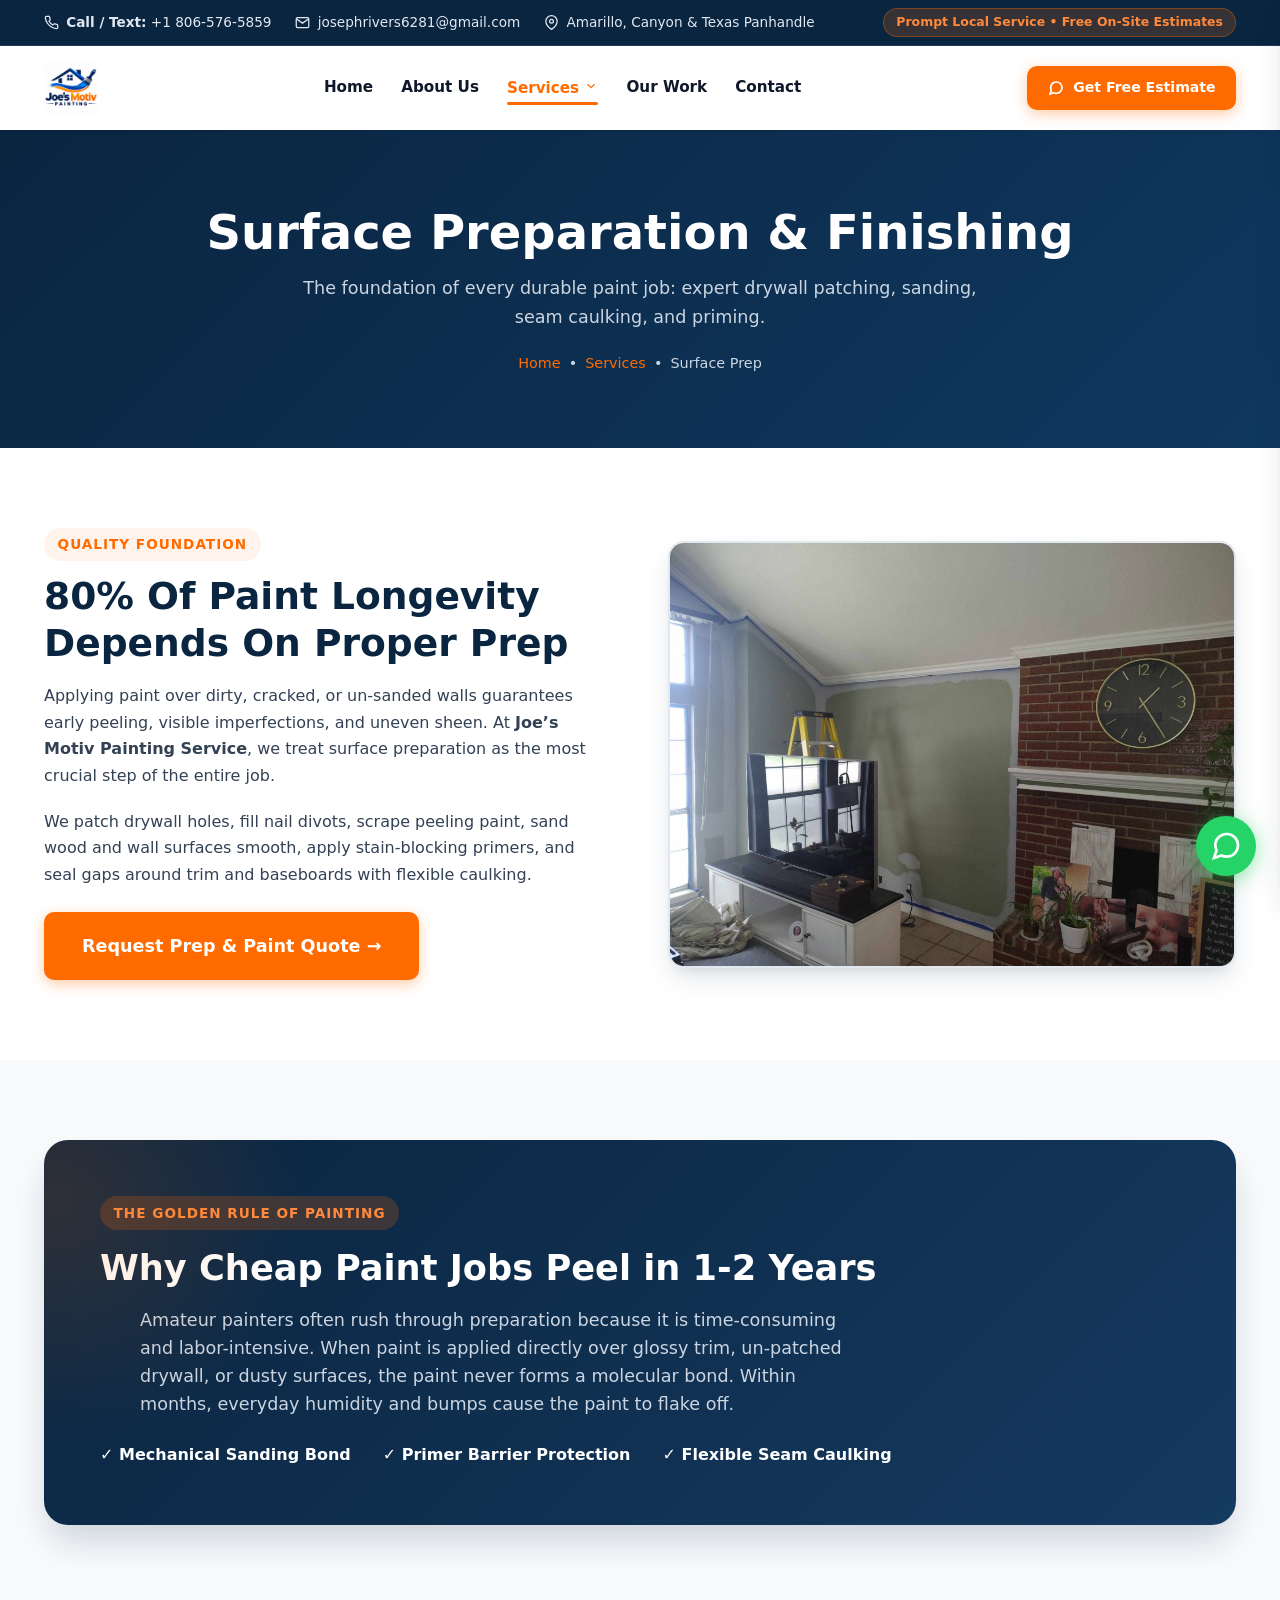
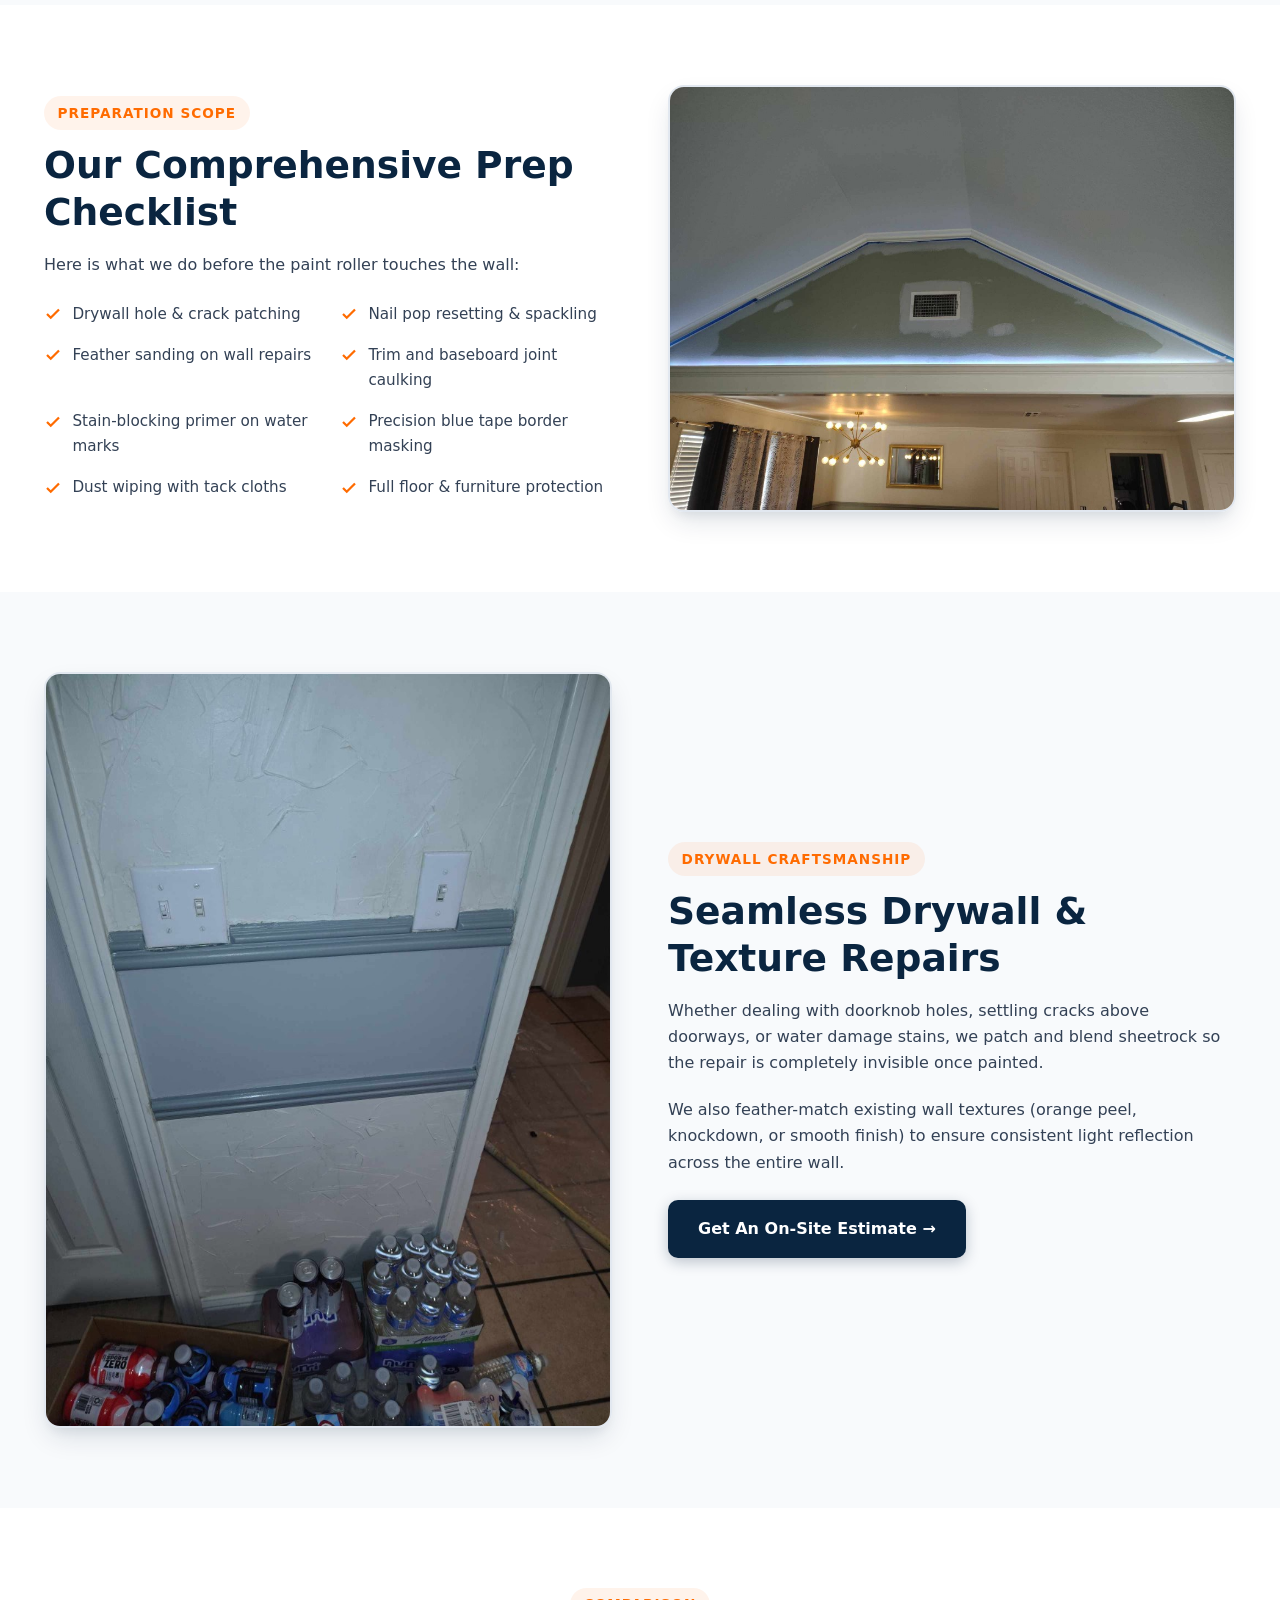
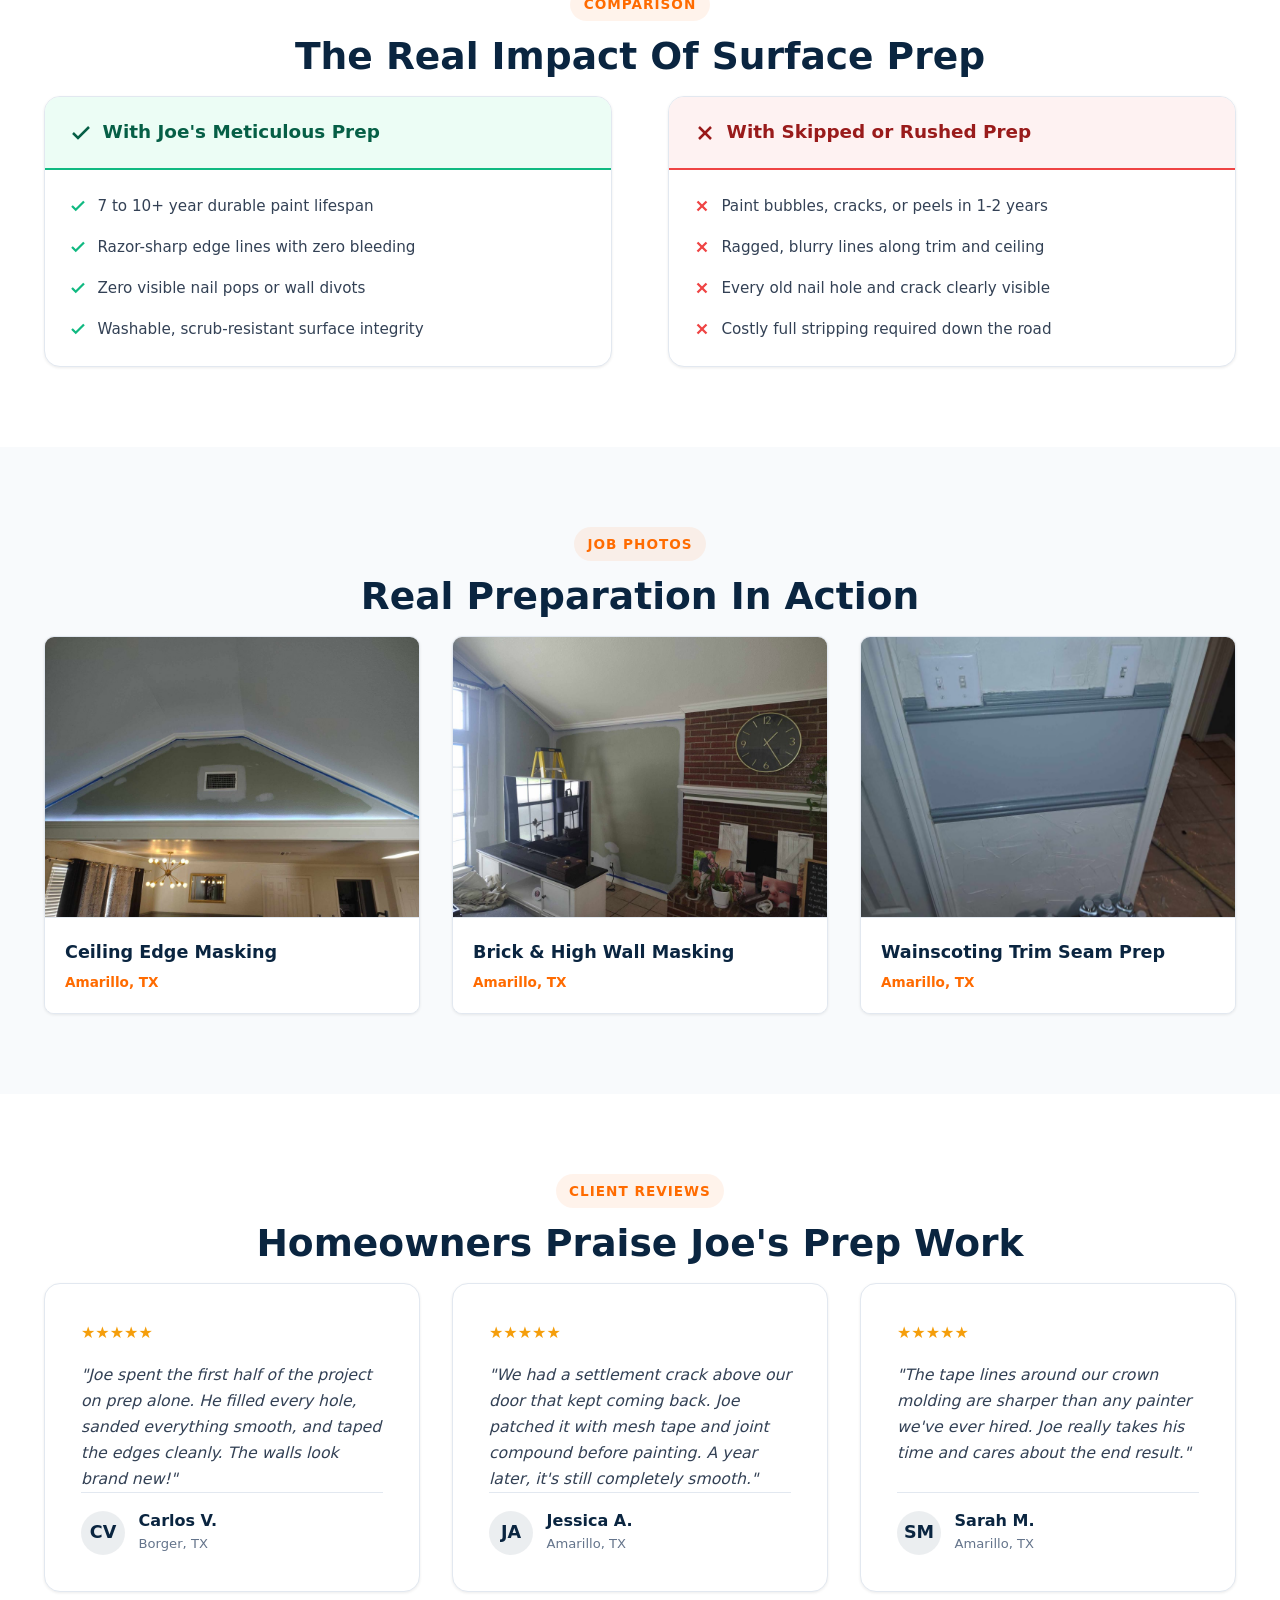
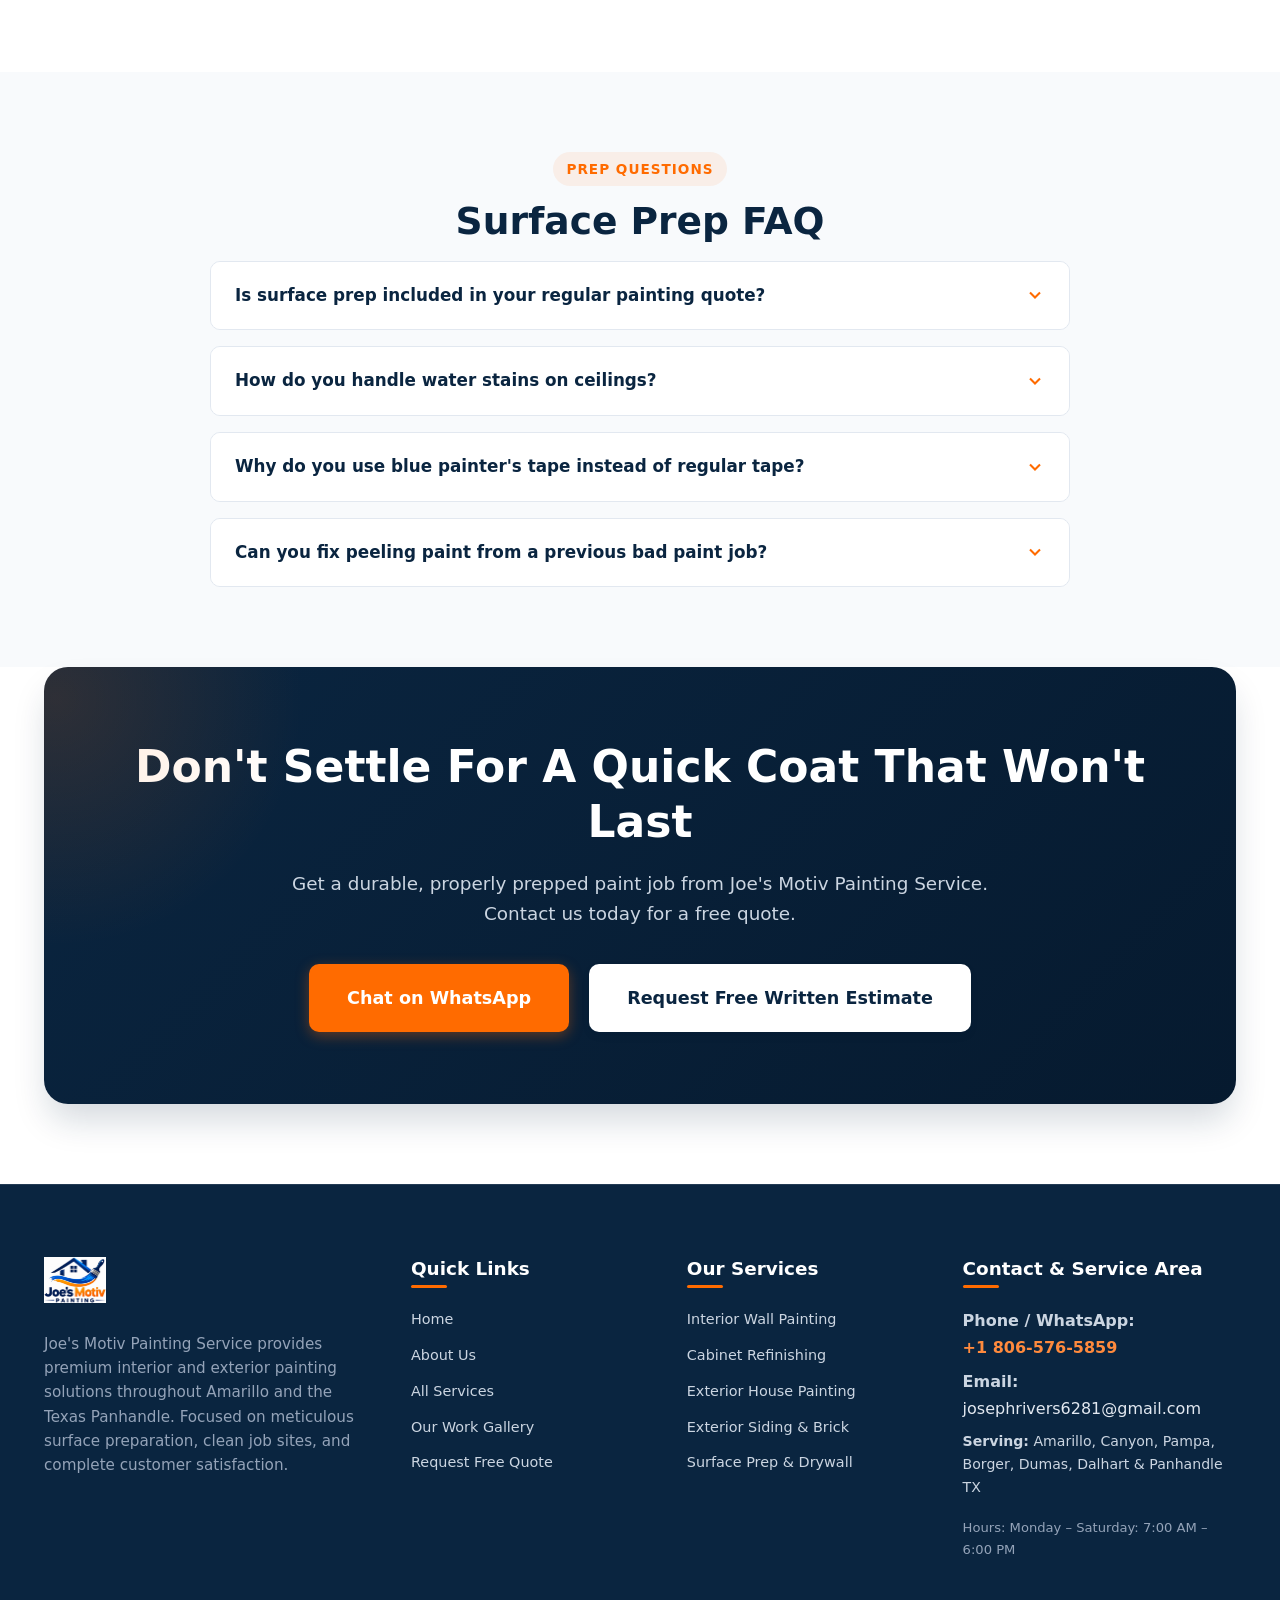
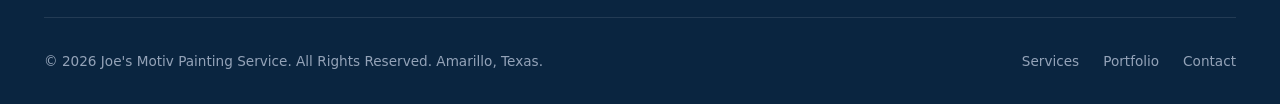
<file: service-surface-prep.html>
<!DOCTYPE html>
<html lang="en">
<head>
  <meta charset="UTF-8">
  <meta name="viewport" content="width=device-width, initial-scale=1.0">
  <meta name="description" content="Professional surface preparation, drywall repair, sanding, seam caulking, and primer application in Amarillo, TX by Joe's Motiv Painting Service. Call +1 806-576-5859.">
  <title>Professional Surface Preparation & Finishing | Joe's Motiv Painting Service</title>
  <link rel="stylesheet" href="css/style.css">
</head>
<body>

  <!-- Floating WhatsApp Action Button -->
  <a href="https://wa.me/18065765859?text=Hi%20Joe's%20Motiv%20Painting,%20I%20would%20like%20to%20request%20a%20free%20quote!" target="_blank" rel="noopener" class="floating-whatsapp" aria-label="Chat with Joe on WhatsApp">
    <svg width="32" height="32" viewBox="0 0 24 24" fill="none" stroke="currentColor" stroke-width="2"><path d="M21 11.5a8.38 8.38 0 0 1-.9 3.8 8.5 8.5 0 0 1-7.6 4.7 8.38 8.38 0 0 1-3.8-.9L3 21l1.9-5.7a8.38 8.38 0 0 1-.9-3.8 8.5 8.5 0 0 1 4.7-7.6 8.38 8.38 0 0 1 3.8-.9h.5a8.48 8.48 0 0 1 8 8v.5z"/></svg>
  </a>

  <!-- Top Bar -->
  <div class="top-bar">
    <div class="container top-bar-content">
      <div class="top-bar-info">
        <div class="top-bar-item">
          <svg width="15" height="15" viewBox="0 0 24 24" fill="none" stroke="currentColor" stroke-width="2"><path d="M22 16.92v3a2 2 0 0 1-2.18 2 19.79 19.79 0 0 1-8.63-3.07 19.5 19.5 0 0 1-6-6 19.79 19.79 0 0 1-3.07-8.67A2 2 0 0 1 4.11 2h3a2 2 0 0 1 2 1.72 12.84 12.84 0 0 0 .7 2.81 2 2 0 0 1-.45 2.11L8.09 9.91a16 16 0 0 0 6 6l1.27-1.27a2 2 0 0 1 2.11-.45 12.84 12.84 0 0 0 2.81.7A2 2 0 0 1 22 16.92z"/></svg>
          <span><strong>Call / Text:</strong> <a href="tel:+18065765859">+1 806-576-5859</a></span>
        </div>
        <div class="top-bar-item">
          <svg width="15" height="15" viewBox="0 0 24 24" fill="none" stroke="currentColor" stroke-width="2"><path d="M4 4h16c1.1 0 2 .9 2 2v12c0 1.1-.9 2-2 2H4c-1.1 0-2-.9-2-2V6c0-1.1.9-2 2-2z"/><polyline points="22,6 12,13 2,6"/></svg>
          <a href="mailto:josephrivers6281@gmail.com">josephrivers6281@gmail.com</a>
        </div>
        <div class="top-bar-item">
          <svg width="15" height="15" viewBox="0 0 24 24" fill="none" stroke="currentColor" stroke-width="2"><path d="M21 10c0 7-9 13-9 13s-9-6-9-13a9 9 0 0 1 18 0z"/><circle cx="12" cy="10" r="3"/></svg>
          <span>Amarillo, Canyon & Texas Panhandle</span>
        </div>
      </div>
      <div class="top-bar-badge">
        Prompt Local Service &bull; Free On-Site Estimates
      </div>
    </div>
  </div>

  <!-- Header Navigation -->
  <header class="navbar">
    <div class="container nav-container">
      <a href="index.html" class="logo" title="Joe's Motiv Painting Service">
        <img src="images/logo.jpg" alt="Joe's Motiv Painting Service Logo" class="logo-img">
      </a>

      <nav class="nav-menu">
        <a href="index.html" class="nav-link">Home</a>
        <a href="about.html" class="nav-link">About Us</a>
        
        <!-- Services Dropdown -->
        <div class="nav-dropdown">
          <a href="services.html" class="nav-link active">
            Services
            <svg width="14" height="14" viewBox="0 0 24 24" fill="none" stroke="currentColor" stroke-width="2"><path d="m6 9 6 6 6-6"/></svg>
          </a>
          <div class="dropdown-menu">
            <a href="service-interior-painting.html" class="dropdown-item">
              <div class="dropdown-icon">
                <svg width="16" height="16" viewBox="0 0 24 24" fill="none" stroke="currentColor" stroke-width="2"><path d="m19 11-8-8-8.6 8.6a2 2 0 0 0 0 2.8l5.2 5.2a2 2 0 0 0 2.8 0L19 11Z"/><path d="m5 2 5 5"/><path d="M2 13h15"/></svg>
              </div>
              Interior Painting
            </a>
            <a href="service-exterior-painting.html" class="dropdown-item">
              <div class="dropdown-icon">
                <svg width="16" height="16" viewBox="0 0 24 24" fill="none" stroke="currentColor" stroke-width="2"><path d="m3 9 9-7 9 7v11a2 2 0 0 1-2 2H5a2 2 0 0 1-2-2z"/></svg>
              </div>
              Exterior House Painting
            </a>
            <a href="service-surface-prep.html" class="dropdown-item">
              <div class="dropdown-icon">
                <svg width="16" height="16" viewBox="0 0 24 24" fill="none" stroke="currentColor" stroke-width="2"><rect x="3" y="3" width="18" height="18" rx="2"/><path d="M3 9h18"/><path d="M9 21V9"/></svg>
              </div>
              Surface Prep & Finishing
            </a>
            <div style="border-top: 1px solid var(--border-color); margin: 0.4rem 0;"></div>
            <a href="services.html" class="dropdown-item" style="color: var(--secondary-color); font-weight: 700;">
              View Full Catalog &rarr;
            </a>
          </div>
        </div>

        <a href="portfolio.html" class="nav-link">Our Work</a>
        <a href="contact.html" class="nav-link">Contact</a>
      </nav>

      <div class="nav-cta">
        <a href="https://wa.me/18065765859?text=Hi%20Joe's%20Motiv%20Painting,%20I%20would%20like%20to%20request%20a%20free%20quote!" target="_blank" rel="noopener" class="btn btn-primary btn-sm">
          <svg width="16" height="16" viewBox="0 0 24 24" fill="none" stroke="currentColor" stroke-width="2.5"><path d="M21 11.5a8.38 8.38 0 0 1-.9 3.8 8.5 8.5 0 0 1-7.6 4.7 8.38 8.38 0 0 1-3.8-.9L3 21l1.9-5.7a8.38 8.38 0 0 1-.9-3.8 8.5 8.5 0 0 1 4.7-7.6 8.38 8.38 0 0 1 3.8-.9h.5a8.48 8.48 0 0 1 8 8v.5z"/></svg>
          Get Free Estimate
        </a>
      </div>

      <div class="hamburger" aria-label="Toggle mobile menu">
        <span></span>
        <span></span>
        <span></span>
      </div>
    </div>
  </header>

  <!-- Mobile Navigation Drawer -->
  <div class="mobile-overlay"></div>
  <div class="mobile-nav">
    <div>
      <div style="display: flex; align-items: center; justify-content: space-between; margin-bottom: 2rem;">
        <a href="index.html" class="logo">
          <img src="images/logo.jpg" alt="Joe's Motiv Logo" style="height: 46px;">
        </a>
      </div>
      <ul style="display: flex; flex-direction: column; gap: 1.25rem;">
        <li><a href="index.html" style="font-weight: 600;">Home</a></li>
        <li><a href="about.html" style="font-weight: 600;">About Us</a></li>
        <li><a href="services.html" style="font-weight: 700; color: var(--secondary-color);">Services Catalog</a></li>
        <li style="padding-left: 1rem;"><a href="service-interior-painting.html" style="font-size: 0.95rem; color: var(--muted-color);">&bull; Interior Painting</a></li>
        <li style="padding-left: 1rem;"><a href="service-exterior-painting.html" style="font-size: 0.95rem; color: var(--muted-color);">&bull; Exterior House Painting</a></li>
        <li style="padding-left: 1rem;"><a href="service-surface-prep.html" style="font-size: 0.95rem; color: var(--muted-color);">&bull; Surface Prep & Finishing</a></li>
        <li><a href="portfolio.html" style="font-weight: 600;">Our Work (13 Real Photos)</a></li>
        <li><a href="contact.html" style="font-weight: 600;">Contact Us</a></li>
      </ul>
    </div>
    <div style="margin-top: 2rem;">
      <a href="https://wa.me/18065765859?text=Hi%20Joe's%20Motiv%20Painting,%20I%20would%20like%20to%20request%20a%20free%20quote!" target="_blank" rel="noopener" class="btn btn-primary" style="width: 100%; margin-bottom: 0.75rem;">WhatsApp Estimate</a>
      <a href="tel:+18065765859" class="btn btn-navy" style="width: 100%;">Call +1 806-576-5859</a>
    </div>
  </div>

  <!-- 1. PAGE HERO -->
  <section class="page-hero">
    <div class="container">
      <h1>Surface Preparation &amp; Finishing</h1>
      <p>The foundation of every durable paint job: expert drywall patching, sanding, seam caulking, and priming.</p>
      <div class="breadcrumbs">
        <a href="index.html">Home</a> &bull; <a href="services.html">Services</a> &bull; <span>Surface Prep</span>
      </div>
    </div>
  </section>

  <!-- 2. OVERVIEW -->
  <section class="section-padding">
    <div class="container two-col-grid">
      <div>
        <div class="section-tag">Quality Foundation</div>
        <h2 class="section-title">80% Of Paint Longevity Depends On Proper Prep</h2>
        <p style="color: var(--body-color); margin-bottom: 1.25rem;">
          Applying paint over dirty, cracked, or un-sanded walls guarantees early peeling, visible imperfections, and uneven sheen. At <strong>Joe’s Motiv Painting Service</strong>, we treat surface preparation as the most crucial step of the entire job.
        </p>
        <p style="color: var(--body-color); margin-bottom: 1.5rem;">
          We patch drywall holes, fill nail divots, scrape peeling paint, sand wood and wall surfaces smooth, apply stain-blocking primers, and seal gaps around trim and baseboards with flexible caulking.
        </p>
        <a href="https://wa.me/18065765859?text=Hi%20Joe's%20Motiv%20Painting,%20I%20would%20like%20to%20request%20a%20Surface%20Prep%20quote!" target="_blank" rel="noopener" class="btn btn-primary btn-lg">
          Request Prep &amp; Paint Quote &rarr;
        </a>
      </div>

      <div style="border-radius: var(--radius-lg); overflow: hidden; box-shadow: var(--shadow-lg); border: 2px solid var(--border-color);">
        <img src="images/real-work-3.jpg" alt="High Wall Blue Tape Masking and Surface Prep in Amarillo">
      </div>
    </div>
  </section>

  <!-- 3. THE 80% RULE HIGHLIGHT CARD -->
  <section class="section-padding" style="background-color: var(--bg-light);">
    <div class="container">
      <div class="cta-banner" style="background: linear-gradient(135deg, #0A2540 0%, #153A60 100%); text-align: left; padding: 3.5rem;">
        <div style="max-width: 800px;">
          <div class="section-tag" style="background: rgba(255,107,0,0.2); color: #FF8A3D; margin-bottom: 1rem;">The Golden Rule of Painting</div>
          <h2 style="font-size: 2.2rem; margin-bottom: 1rem; color: #FFFFFF;">Why Cheap Paint Jobs Peel in 1-2 Years</h2>
          <p style="color: #CBD5E1; font-size: 1.1rem; margin-bottom: 1.5rem;">
            Amateur painters often rush through preparation because it is time-consuming and labor-intensive. When paint is applied directly over glossy trim, un-patched drywall, or dusty surfaces, the paint never forms a molecular bond. Within months, everyday humidity and bumps cause the paint to flake off.
          </p>
          <div style="display: flex; gap: 2rem; flex-wrap: wrap; color: #FFFFFF; font-weight: 700;">
            <div>&check; Mechanical Sanding Bond</div>
            <div>&check; Primer Barrier Protection</div>
            <div>&check; Flexible Seam Caulking</div>
          </div>
        </div>
      </div>
    </div>
  </section>

  <!-- 4. MASTER CHECKLIST -->
  <section class="section-padding">
    <div class="container two-col-grid">
      <div>
        <div class="section-tag">Preparation Scope</div>
        <h2 class="section-title">Our Comprehensive Prep Checklist</h2>
        <p style="color: var(--body-color); margin-bottom: 1.5rem;">
          Here is what we do before the paint roller touches the wall:
        </p>

        <div class="checklist-grid">
          <div class="checklist-item">
            <svg width="18" height="18" viewBox="0 0 24 24" fill="none" stroke="currentColor" stroke-width="3"><polyline points="20 6 9 17 4 12"/></svg>
            <span>Drywall hole &amp; crack patching</span>
          </div>
          <div class="checklist-item">
            <svg width="18" height="18" viewBox="0 0 24 24" fill="none" stroke="currentColor" stroke-width="3"><polyline points="20 6 9 17 4 12"/></svg>
            <span>Nail pop resetting &amp; spackling</span>
          </div>
          <div class="checklist-item">
            <svg width="18" height="18" viewBox="0 0 24 24" fill="none" stroke="currentColor" stroke-width="3"><polyline points="20 6 9 17 4 12"/></svg>
            <span>Feather sanding on wall repairs</span>
          </div>
          <div class="checklist-item">
            <svg width="18" height="18" viewBox="0 0 24 24" fill="none" stroke="currentColor" stroke-width="3"><polyline points="20 6 9 17 4 12"/></svg>
            <span>Trim and baseboard joint caulking</span>
          </div>
          <div class="checklist-item">
            <svg width="18" height="18" viewBox="0 0 24 24" fill="none" stroke="currentColor" stroke-width="3"><polyline points="20 6 9 17 4 12"/></svg>
            <span>Stain-blocking primer on water marks</span>
          </div>
          <div class="checklist-item">
            <svg width="18" height="18" viewBox="0 0 24 24" fill="none" stroke="currentColor" stroke-width="3"><polyline points="20 6 9 17 4 12"/></svg>
            <span>Precision blue tape border masking</span>
          </div>
          <div class="checklist-item">
            <svg width="18" height="18" viewBox="0 0 24 24" fill="none" stroke="currentColor" stroke-width="3"><polyline points="20 6 9 17 4 12"/></svg>
            <span>Dust wiping with tack cloths</span>
          </div>
          <div class="checklist-item">
            <svg width="18" height="18" viewBox="0 0 24 24" fill="none" stroke="currentColor" stroke-width="3"><polyline points="20 6 9 17 4 12"/></svg>
            <span>Full floor &amp; furniture protection</span>
          </div>
        </div>
      </div>

      <div style="border-radius: var(--radius-lg); overflow: hidden; box-shadow: var(--shadow-lg); border: 2px solid var(--border-color);">
        <img src="images/real-work-1.jpg" alt="Vaulted ceiling blue tape prep in Amarillo">
      </div>
    </div>
  </section>

  <!-- 5. DRYWALL & SHEETROCK REPAIR SPOTLIGHT -->
  <section class="section-padding" style="background-color: var(--bg-light);">
    <div class="container two-col-grid">
      <div style="border-radius: var(--radius-lg); overflow: hidden; box-shadow: var(--shadow-lg); border: 2px solid var(--border-color);">
        <img src="images/real-work-10.jpg" alt="Trim and wainscoting surface prep in Amarillo">
      </div>

      <div>
        <div class="section-tag">Drywall Craftsmanship</div>
        <h2 class="section-title">Seamless Drywall &amp; Texture Repairs</h2>
        <p style="color: var(--body-color); margin-bottom: 1.25rem;">
          Whether dealing with doorknob holes, settling cracks above doorways, or water damage stains, we patch and blend sheetrock so the repair is completely invisible once painted.
        </p>
        <p style="color: var(--body-color); margin-bottom: 1.5rem;">
          We also feather-match existing wall textures (orange peel, knockdown, or smooth finish) to ensure consistent light reflection across the entire wall.
        </p>
        <a href="contact.html" class="btn btn-navy">Get An On-Site Estimate &rarr;</a>
      </div>
    </div>
  </section>

  <!-- 6. PROPER PREP VS SKIPPED PREP (Comparison) -->
  <section class="section-padding">
    <div class="container">
      <div class="text-center">
        <div class="section-tag">Comparison</div>
        <h2 class="section-title">The Real Impact Of Surface Prep</h2>
      </div>

      <div class="two-col-grid" style="align-items: stretch;">
        <div class="comparison-card">
          <div class="comparison-header good">
            <svg width="24" height="24" viewBox="0 0 24 24" fill="none" stroke="currentColor" stroke-width="2.5"><polyline points="20 6 9 17 4 12"/></svg>
            <span>With Joe's Meticulous Prep</span>
          </div>
          <div class="comparison-body">
            <div class="checklist-item">
              <svg width="18" height="18" viewBox="0 0 24 24" fill="none" stroke="#10B981" stroke-width="3"><polyline points="20 6 9 17 4 12"/></svg>
              <span>7 to 10+ year durable paint lifespan</span>
            </div>
            <div class="checklist-item">
              <svg width="18" height="18" viewBox="0 0 24 24" fill="none" stroke="#10B981" stroke-width="3"><polyline points="20 6 9 17 4 12"/></svg>
              <span>Razor-sharp edge lines with zero bleeding</span>
            </div>
            <div class="checklist-item">
              <svg width="18" height="18" viewBox="0 0 24 24" fill="none" stroke="#10B981" stroke-width="3"><polyline points="20 6 9 17 4 12"/></svg>
              <span>Zero visible nail pops or wall divots</span>
            </div>
            <div class="checklist-item">
              <svg width="18" height="18" viewBox="0 0 24 24" fill="none" stroke="#10B981" stroke-width="3"><polyline points="20 6 9 17 4 12"/></svg>
              <span>Washable, scrub-resistant surface integrity</span>
            </div>
          </div>
        </div>

        <div class="comparison-card">
          <div class="comparison-header bad">
            <svg width="24" height="24" viewBox="0 0 24 24" fill="none" stroke="currentColor" stroke-width="2.5"><line x1="18" y1="6" x2="6" y2="18"/><line x1="6" y1="6" x2="18" y2="18"/></svg>
            <span>With Skipped or Rushed Prep</span>
          </div>
          <div class="comparison-body">
            <div class="checklist-item">
              <svg width="18" height="18" viewBox="0 0 24 24" fill="none" stroke="#EF4444" stroke-width="3"><line x1="18" y1="6" x2="6" y2="18"/><line x1="6" y1="6" x2="18" y2="18"/></svg>
              <span>Paint bubbles, cracks, or peels in 1-2 years</span>
            </div>
            <div class="checklist-item">
              <svg width="18" height="18" viewBox="0 0 24 24" fill="none" stroke="#EF4444" stroke-width="3"><line x1="18" y1="6" x2="6" y2="18"/><line x1="6" y1="6" x2="18" y2="18"/></svg>
              <span>Ragged, blurry lines along trim and ceiling</span>
            </div>
            <div class="checklist-item">
              <svg width="18" height="18" viewBox="0 0 24 24" fill="none" stroke="#EF4444" stroke-width="3"><line x1="18" y1="6" x2="6" y2="18"/><line x1="6" y1="6" x2="18" y2="18"/></svg>
              <span>Every old nail hole and crack clearly visible</span>
            </div>
            <div class="checklist-item">
              <svg width="18" height="18" viewBox="0 0 24 24" fill="none" stroke="#EF4444" stroke-width="3"><line x1="18" y1="6" x2="6" y2="18"/><line x1="6" y1="6" x2="18" y2="18"/></svg>
              <span>Costly full stripping required down the road</span>
            </div>
          </div>
        </div>
      </div>
    </div>
  </section>

  <!-- 7. REAL JOB SITE PREP GALLERY -->
  <section class="section-padding" style="background-color: var(--bg-light);">
    <div class="container">
      <div class="text-center">
        <div class="section-tag">Job Photos</div>
        <h2 class="section-title">Real Preparation In Action</h2>
      </div>

      <div class="three-col-grid">
        <div class="gallery-card">
          <img src="images/real-work-1.jpg" alt="Blue tape masking on high vaulted ceiling">
          <div class="gallery-overlay">
            <div class="gallery-title">Ceiling Edge Masking</div>
            <div class="gallery-location">Amarillo, TX</div>
          </div>
        </div>
        <div class="gallery-card">
          <img src="images/real-work-3.jpg" alt="Surface prep on brick focal wall">
          <div class="gallery-overlay">
            <div class="gallery-title">Brick &amp; High Wall Masking</div>
            <div class="gallery-location">Amarillo, TX</div>
          </div>
        </div>
        <div class="gallery-card">
          <img src="images/real-work-10.jpg" alt="Baseboard and wainscoting prep">
          <div class="gallery-overlay">
            <div class="gallery-title">Wainscoting Trim Seam Prep</div>
            <div class="gallery-location">Amarillo, TX</div>
          </div>
        </div>
      </div>
    </div>
  </section>

  <!-- 8. REVIEWS -->
  <section class="section-padding">
    <div class="container">
      <div class="text-center">
        <div class="section-tag">Client Reviews</div>
        <h2 class="section-title">Homeowners Praise Joe's Prep Work</h2>
      </div>

      <div class="reviews-grid">
        <div class="review-card">
          <div>
            <div class="review-stars">★★★★★</div>
            <p class="review-text">"Joe spent the first half of the project on prep alone. He filled every hole, sanded everything smooth, and taped the edges cleanly. The walls look brand new!"</p>
          </div>
          <div class="review-author">
            <div class="author-avatar">CV</div>
            <div class="author-info">
              <h4>Carlos V.</h4>
              <div class="author-location">Borger, TX</div>
            </div>
          </div>
        </div>

        <div class="review-card">
          <div>
            <div class="review-stars">★★★★★</div>
            <p class="review-text">"We had a settlement crack above our door that kept coming back. Joe patched it with mesh tape and joint compound before painting. A year later, it's still completely smooth."</p>
          </div>
          <div class="review-author">
            <div class="author-avatar">JA</div>
            <div class="author-info">
              <h4>Jessica A.</h4>
              <div class="author-location">Amarillo, TX</div>
            </div>
          </div>
        </div>

        <div class="review-card">
          <div>
            <div class="review-stars">★★★★★</div>
            <p class="review-text">"The tape lines around our crown molding are sharper than any painter we've ever hired. Joe really takes his time and cares about the end result."</p>
          </div>
          <div class="review-author">
            <div class="author-avatar">SM</div>
            <div class="author-info">
              <h4>Sarah M.</h4>
              <div class="author-location">Amarillo, TX</div>
            </div>
          </div>
        </div>
      </div>
    </div>
  </section>

  <!-- 9. PREP FAQ -->
  <section class="section-padding" style="background-color: var(--bg-light);">
    <div class="container">
      <div class="text-center">
        <div class="section-tag">Prep Questions</div>
        <h2 class="section-title">Surface Prep FAQ</h2>
      </div>

      <div class="faq-container">
        <div class="faq-item">
          <div class="faq-question">
            <span>Is surface prep included in your regular painting quote?</span>
            <svg class="faq-icon" width="20" height="20" viewBox="0 0 24 24" fill="none" stroke="currentColor" stroke-width="2.5"><polyline points="6 9 12 15 18 9"/></svg>
          </div>
          <div class="faq-answer">
            <div class="faq-answer-inner">
              Yes, standard surface prep (filling small nail holes, minor crack patching, light sanding, tape masking, and priming) is always built into our quotes.
            </div>
          </div>
        </div>

        <div class="faq-item">
          <div class="faq-question">
            <span>How do you handle water stains on ceilings?</span>
            <svg class="faq-icon" width="20" height="20" viewBox="0 0 24 24" fill="none" stroke="currentColor" stroke-width="2.5"><polyline points="6 9 12 15 18 9"/></svg>
          </div>
          <div class="faq-answer">
            <div class="faq-answer-inner">
              We verify the leak has been fixed, then apply a specialized stain-blocking primer that permanently locks in the water stain so it cannot bleed through your new topcoat.
            </div>
          </div>
        </div>

        <div class="faq-item">
          <div class="faq-question">
            <span>Why do you use blue painter's tape instead of regular tape?</span>
            <svg class="faq-icon" width="20" height="20" viewBox="0 0 24 24" fill="none" stroke="currentColor" stroke-width="2.5"><polyline points="6 9 12 15 18 9"/></svg>
          </div>
          <div class="faq-answer">
            <div class="faq-answer-inner">
              Regular masking tape leaves sticky adhesive residue and can tear drywall paper when removed. Premium blue tape creates a tight barrier for razor-sharp lines and removes cleanly up to 14 days later.
            </div>
          </div>
        </div>

        <div class="faq-item">
          <div class="faq-question">
            <span>Can you fix peeling paint from a previous bad paint job?</span>
            <svg class="faq-icon" width="20" height="20" viewBox="0 0 24 24" fill="none" stroke="currentColor" stroke-width="2.5"><polyline points="6 9 12 15 18 9"/></svg>
          </div>
          <div class="faq-answer">
            <div class="faq-answer-inner">
              Yes. We scrape back all loose and flaking paint until we reach sound paint, feather-sand the perimeter so there are no noticeable edges, apply bonding primer, and repaint.
            </div>
          </div>
        </div>
      </div>
    </div>
  </section>

  <!-- 10. CTA BANNER -->
  <section class="section-padding" style="padding-top: 0;">
    <div class="container">
      <div class="cta-banner">
        <h2>Don't Settle For A Quick Coat That Won't Last</h2>
        <p>Get a durable, properly prepped paint job from Joe's Motiv Painting Service. Contact us today for a free quote.</p>
        <div class="cta-banner-buttons">
          <a href="https://wa.me/18065765859?text=Hi%20Joe's%20Motiv%20Painting,%20I%20would%20like%20a%20Surface%20Prep%20quote!" target="_blank" rel="noopener" class="btn btn-primary btn-lg">Chat on WhatsApp</a>
          <a href="contact.html" class="btn btn-white btn-lg">Request Free Written Estimate</a>
        </div>
      </div>
    </div>
  </section>

  <!-- FOOTER -->
  <footer class="footer">
    <div class="container">
      <div class="footer-grid">
        <div class="footer-brand">
          <a href="index.html" class="logo" style="background-color: #ffffff; padding: 0.45rem 0.85rem; border-radius: var(--radius-md); display: inline-flex; align-items: center; box-shadow: var(--shadow-sm);">
            <img src="images/logo-clean.jpg" alt="Joe's Motiv Painting Logo" style="height: 46px; width: auto; object-fit: contain; display: block;">
          </a>
          <p>Joe's Motiv Painting Service provides premium interior and exterior painting solutions throughout Amarillo and the Texas Panhandle. Focused on meticulous surface preparation, clean job sites, and complete customer satisfaction.</p>
        </div>
        <div>
          <h4 class="footer-title">Quick Links</h4>
          <div class="footer-links">
            <a href="index.html">Home</a>
            <a href="about.html">About Us</a>
            <a href="services.html">All Services</a>
            <a href="portfolio.html">Our Work Gallery</a>
            <a href="contact.html">Request Free Quote</a>
          </div>
        </div>
        <div>
          <h4 class="footer-title">Our Services</h4>
          <div class="footer-links">
            <a href="service-interior-painting.html">Interior Wall Painting</a>
            <a href="service-interior-painting.html">Cabinet Refinishing</a>
            <a href="service-exterior-painting.html">Exterior House Painting</a>
            <a href="service-exterior-painting.html">Exterior Siding & Brick</a>
            <a href="service-surface-prep.html">Surface Prep & Drywall</a>
          </div>
        </div>
        <div>
          <h4 class="footer-title">Contact & Service Area</h4>
          <p style="color:#CBD5E1; margin-bottom: 0.5rem;"><strong>Phone / WhatsApp:</strong><br><a href="tel:+18065765859" style="color:#FF8A3D; font-weight:700;">+1 806-576-5859</a></p>
          <p style="color:#CBD5E1; margin-bottom: 0.5rem;"><strong>Email:</strong><br><a href="mailto:josephrivers6281@gmail.com" style="color:#E2E8F0;">josephrivers6281@gmail.com</a></p>
          <p style="color:#CBD5E1; font-size: 0.88rem;"><strong>Serving:</strong> Amarillo, Canyon, Pampa, Borger, Dumas, Dalhart & Panhandle TX</p>
          <p style="color:#94A3B8; font-size: 0.82rem; margin-top: 0.5rem;">Hours: Monday – Saturday: 7:00 AM – 6:00 PM</p>
        </div>
      </div>
      <div class="footer-bottom">
        <div>&copy; 2026 Joe's Motiv Painting Service. All Rights Reserved. Amarillo, Texas.</div>
        <div style="display: flex; gap: 1.5rem;">
          <a href="services.html" style="color: #94A3B8;">Services</a>
          <a href="portfolio.html" style="color: #94A3B8;">Portfolio</a>
          <a href="contact.html" style="color: #94A3B8;">Contact</a>
        </div>
      </div>
    </div>
  </footer>

  <script src="js/script.js"></script>
</body>
</html>
</file>
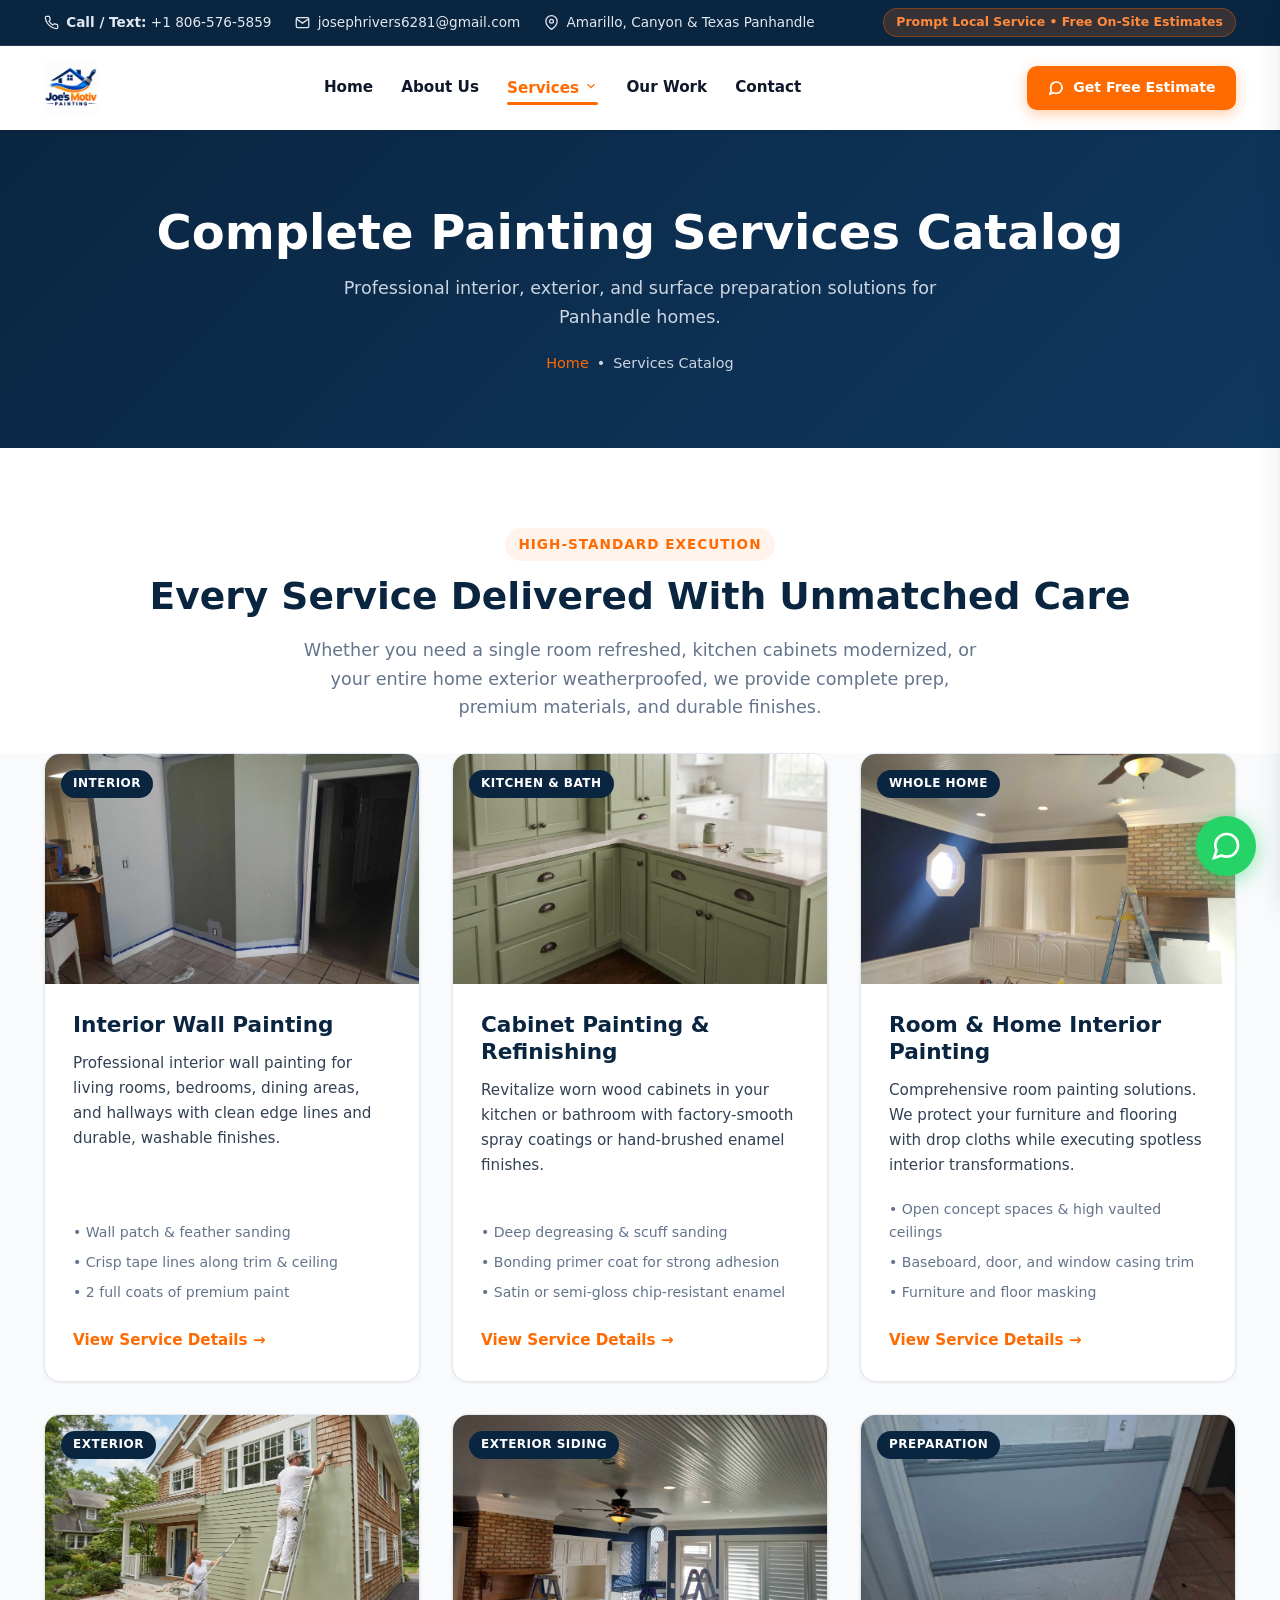
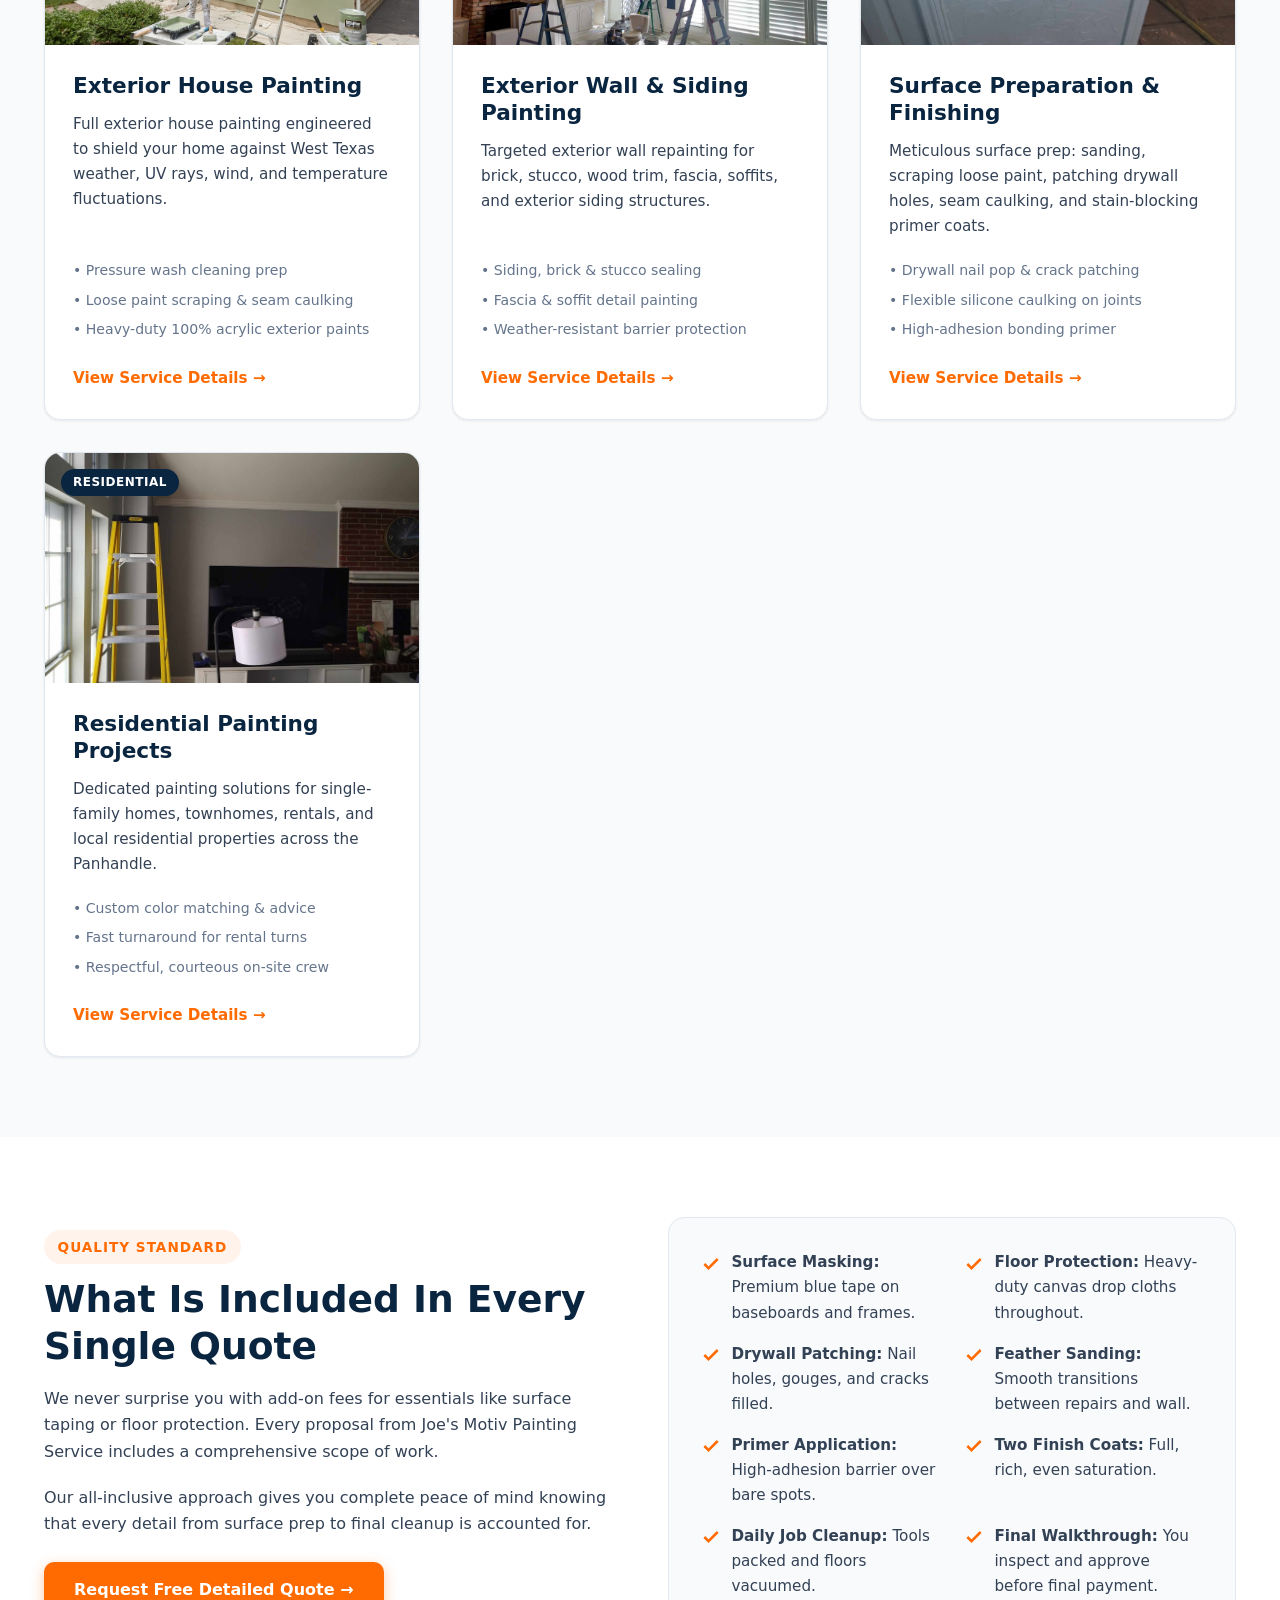
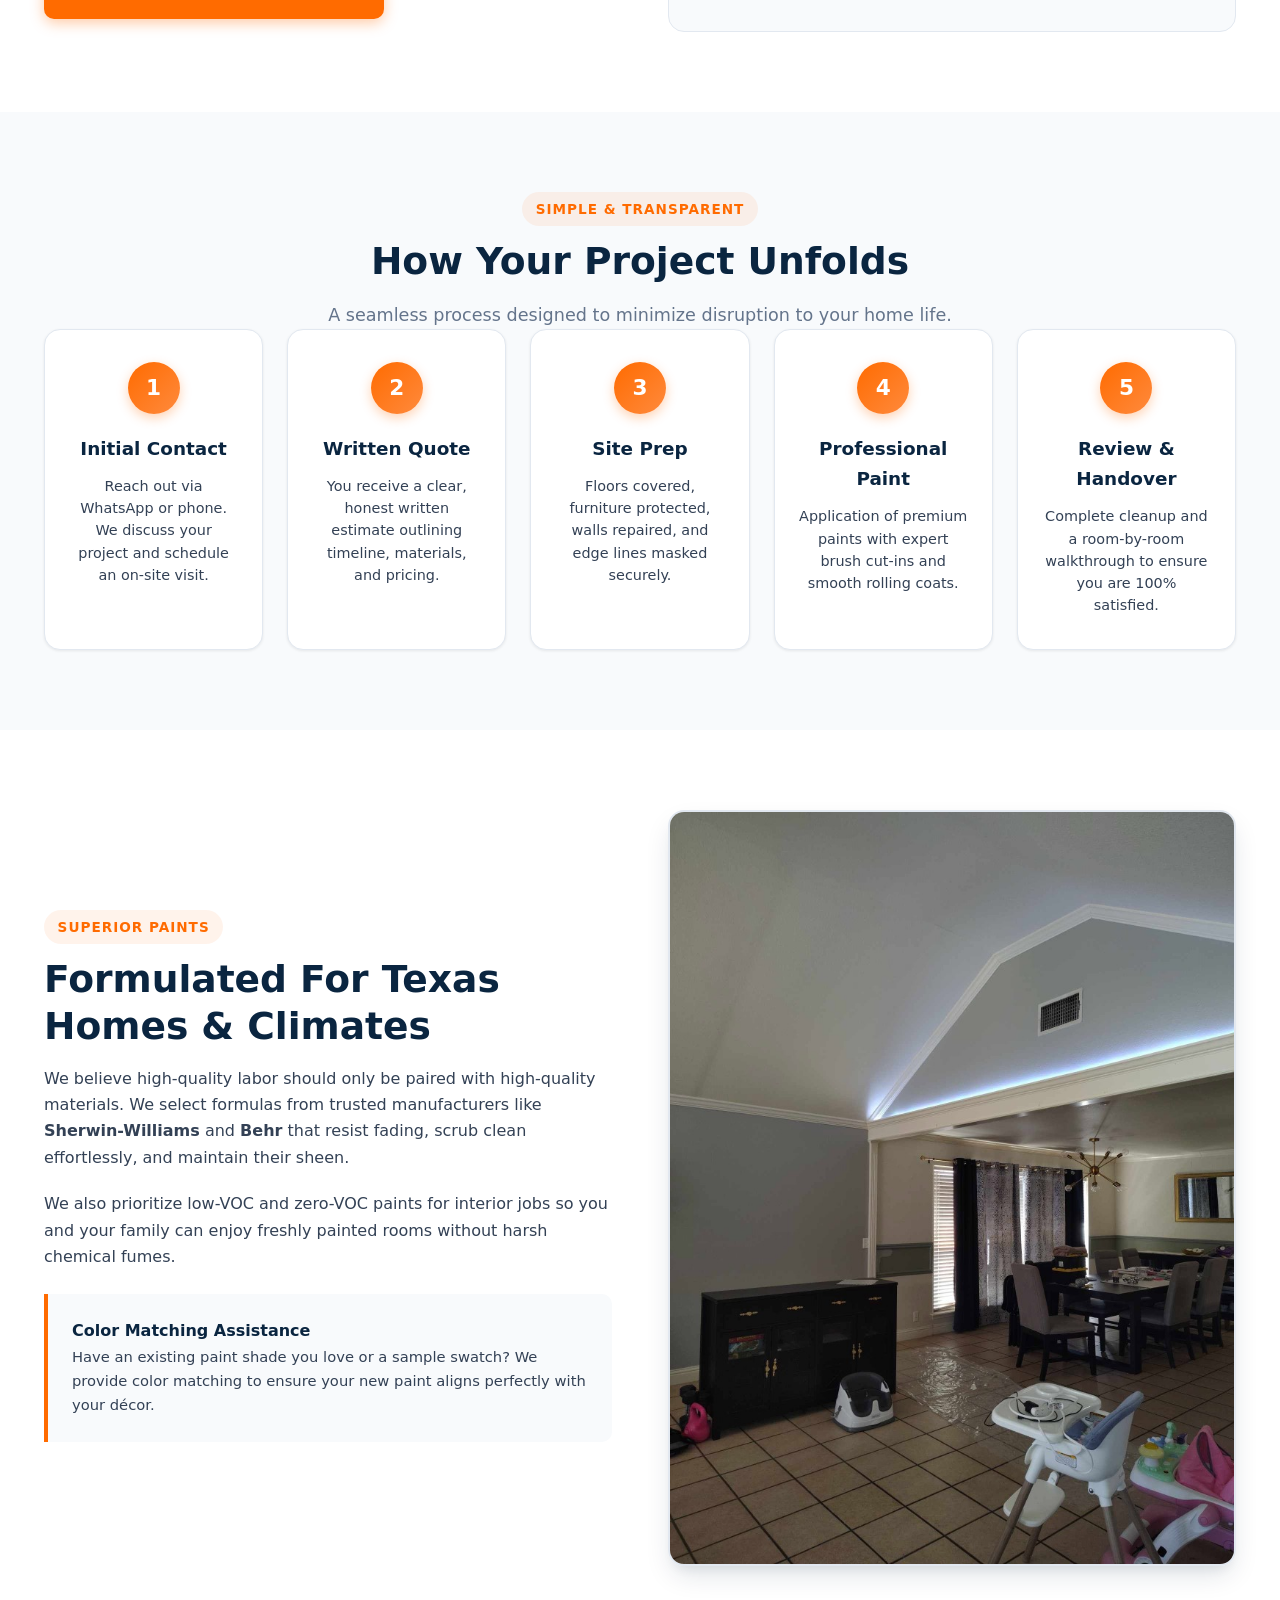
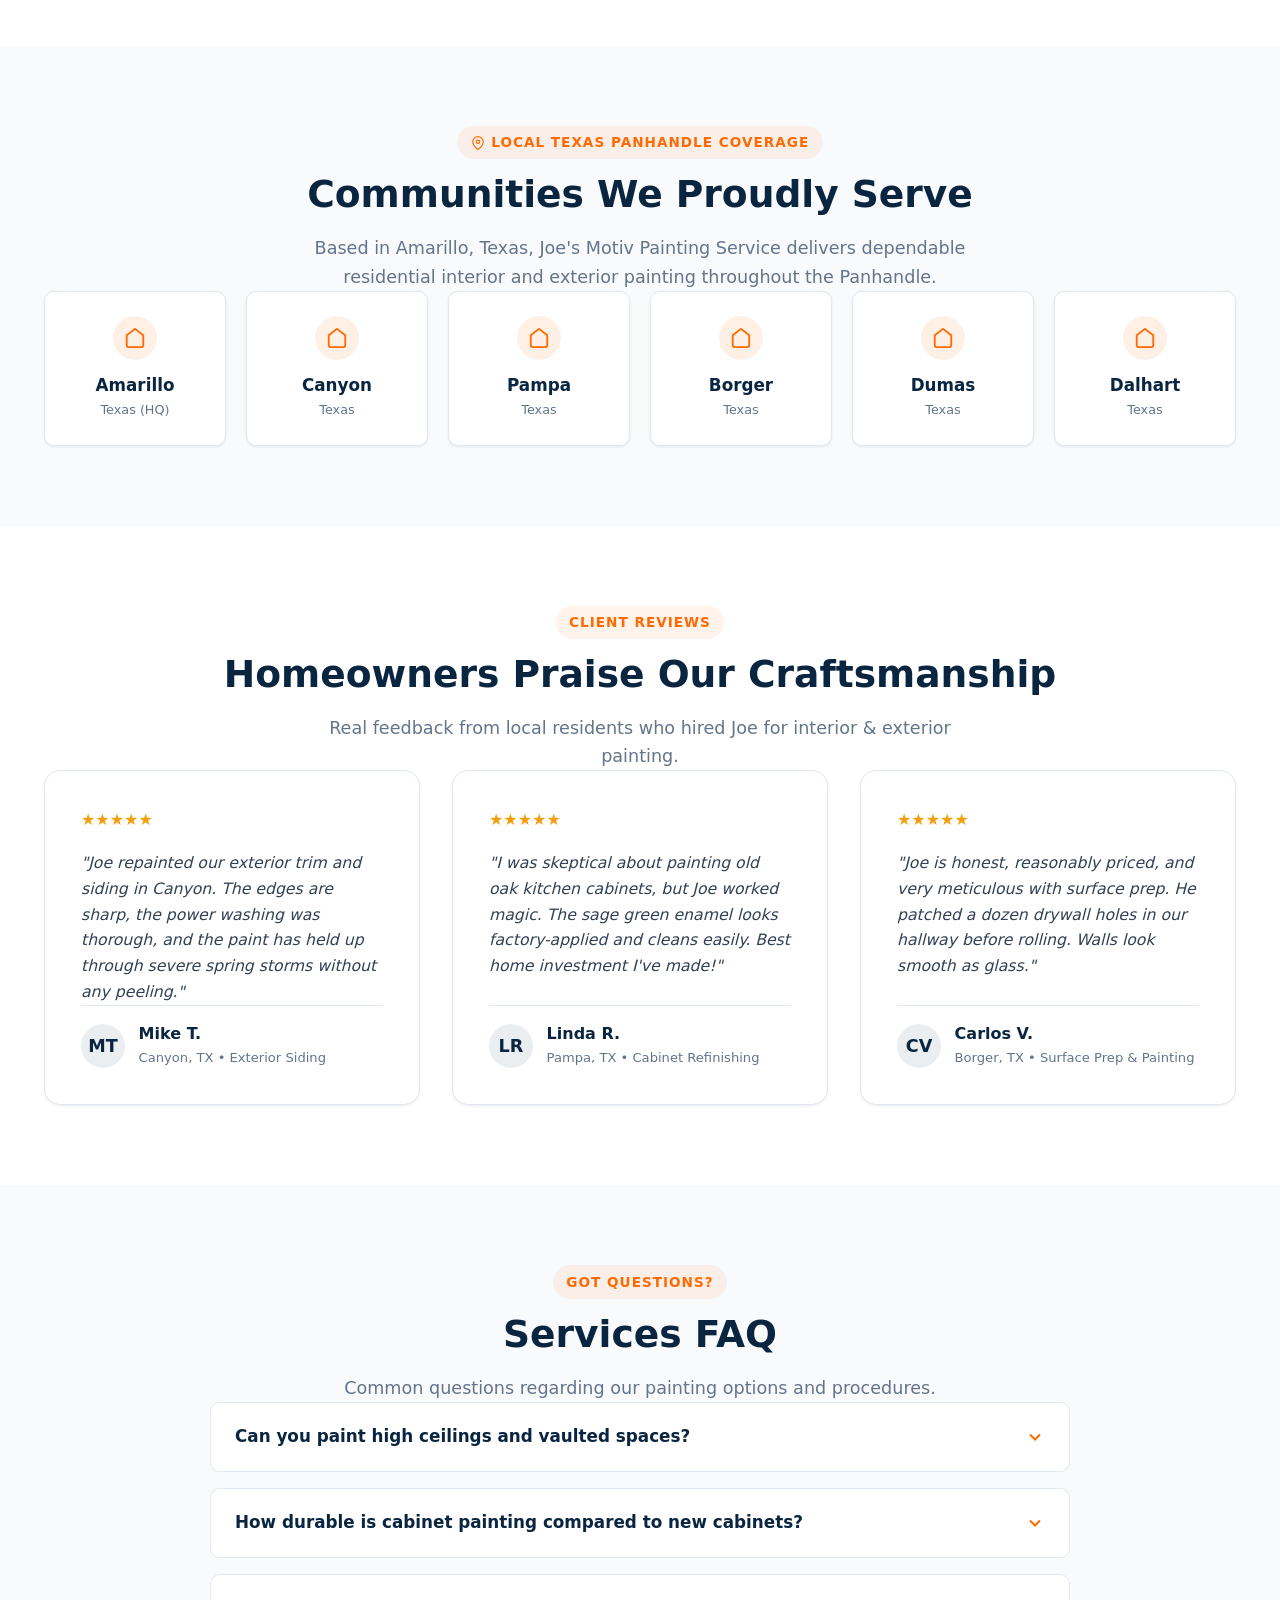
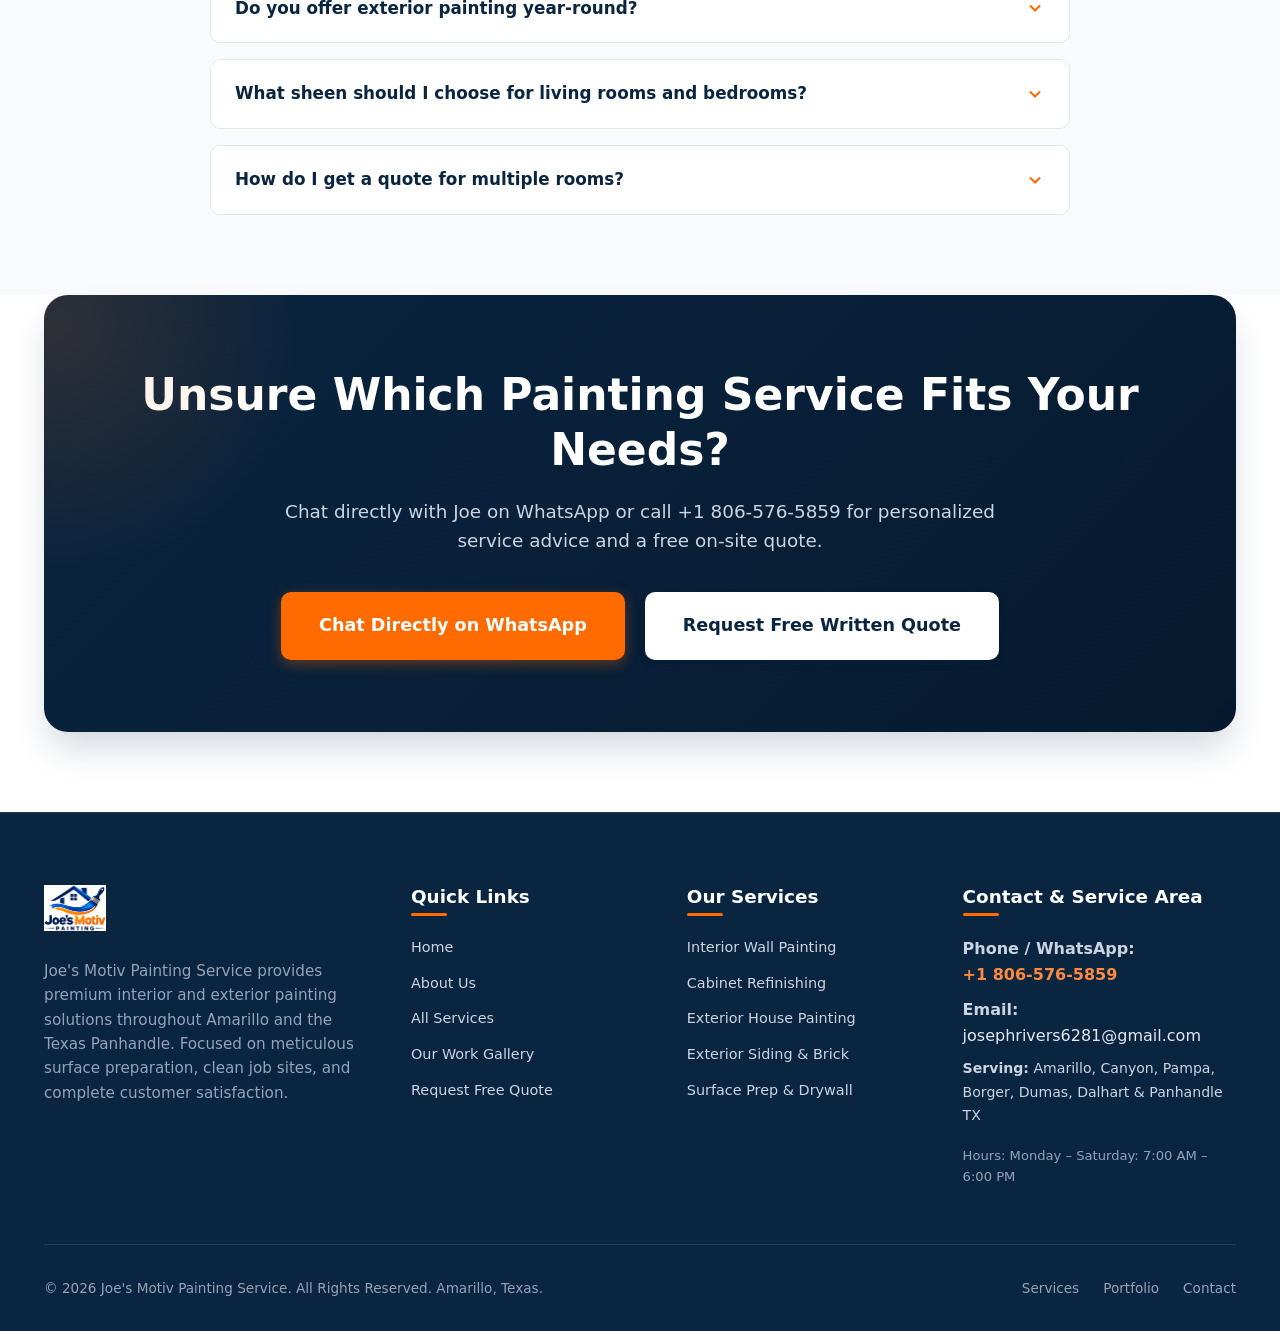
<file: services.html>
<!DOCTYPE html>
<html lang="en">
<head>
  <meta charset="UTF-8">
  <meta name="viewport" content="width=device-width, initial-scale=1.0">
  <meta name="description" content="Complete interior and exterior painting services catalog for Joe's Motiv Painting Service in Amarillo, TX. Interior walls, kitchen cabinets, whole home, exterior siding, and drywall prep. Call +1 806-576-5859.">
  <title>Our Painting Services Catalog | Joe's Motiv Painting Service Amarillo TX</title>
  <link rel="stylesheet" href="css/style.css">
</head>
<body>

  <!-- Floating WhatsApp Action Button -->
  <a href="https://wa.me/18065765859?text=Hi%20Joe's%20Motiv%20Painting,%20I%20would%20like%20to%20request%20a%20free%20quote!" target="_blank" rel="noopener" class="floating-whatsapp" aria-label="Chat with Joe on WhatsApp">
    <svg width="32" height="32" viewBox="0 0 24 24" fill="none" stroke="currentColor" stroke-width="2"><path d="M21 11.5a8.38 8.38 0 0 1-.9 3.8 8.5 8.5 0 0 1-7.6 4.7 8.38 8.38 0 0 1-3.8-.9L3 21l1.9-5.7a8.38 8.38 0 0 1-.9-3.8 8.5 8.5 0 0 1 4.7-7.6 8.38 8.38 0 0 1 3.8-.9h.5a8.48 8.48 0 0 1 8 8v.5z"/></svg>
  </a>

  <!-- Top Bar -->
  <div class="top-bar">
    <div class="container top-bar-content">
      <div class="top-bar-info">
        <div class="top-bar-item">
          <svg width="15" height="15" viewBox="0 0 24 24" fill="none" stroke="currentColor" stroke-width="2"><path d="M22 16.92v3a2 2 0 0 1-2.18 2 19.79 19.79 0 0 1-8.63-3.07 19.5 19.5 0 0 1-6-6 19.79 19.79 0 0 1-3.07-8.67A2 2 0 0 1 4.11 2h3a2 2 0 0 1 2 1.72 12.84 12.84 0 0 0 .7 2.81 2 2 0 0 1-.45 2.11L8.09 9.91a16 16 0 0 0 6 6l1.27-1.27a2 2 0 0 1 2.11-.45 12.84 12.84 0 0 0 2.81.7A2 2 0 0 1 22 16.92z"/></svg>
          <span><strong>Call / Text:</strong> <a href="tel:+18065765859">+1 806-576-5859</a></span>
        </div>
        <div class="top-bar-item">
          <svg width="15" height="15" viewBox="0 0 24 24" fill="none" stroke="currentColor" stroke-width="2"><path d="M4 4h16c1.1 0 2 .9 2 2v12c0 1.1-.9 2-2 2H4c-1.1 0-2-.9-2-2V6c0-1.1.9-2 2-2z"/><polyline points="22,6 12,13 2,6"/></svg>
          <a href="mailto:josephrivers6281@gmail.com">josephrivers6281@gmail.com</a>
        </div>
        <div class="top-bar-item">
          <svg width="15" height="15" viewBox="0 0 24 24" fill="none" stroke="currentColor" stroke-width="2"><path d="M21 10c0 7-9 13-9 13s-9-6-9-13a9 9 0 0 1 18 0z"/><circle cx="12" cy="10" r="3"/></svg>
          <span>Amarillo, Canyon & Texas Panhandle</span>
        </div>
      </div>
      <div class="top-bar-badge">
        Prompt Local Service &bull; Free On-Site Estimates
      </div>
    </div>
  </div>

  <!-- Header Navigation -->
  <header class="navbar">
    <div class="container nav-container">
      <a href="index.html" class="logo" title="Joe's Motiv Painting Service">
        <img src="images/logo.jpg" alt="Joe's Motiv Painting Service Logo" class="logo-img">
      </a>

      <nav class="nav-menu">
        <a href="index.html" class="nav-link">Home</a>
        <a href="about.html" class="nav-link">About Us</a>
        
        <!-- Services Dropdown -->
        <div class="nav-dropdown">
          <a href="services.html" class="nav-link active">
            Services
            <svg width="14" height="14" viewBox="0 0 24 24" fill="none" stroke="currentColor" stroke-width="2"><path d="m6 9 6 6 6-6"/></svg>
          </a>
          <div class="dropdown-menu">
            <a href="service-interior-painting.html" class="dropdown-item">
              <div class="dropdown-icon">
                <svg width="16" height="16" viewBox="0 0 24 24" fill="none" stroke="currentColor" stroke-width="2"><path d="m19 11-8-8-8.6 8.6a2 2 0 0 0 0 2.8l5.2 5.2a2 2 0 0 0 2.8 0L19 11Z"/><path d="m5 2 5 5"/><path d="M2 13h15"/></svg>
              </div>
              Interior Painting
            </a>
            <a href="service-exterior-painting.html" class="dropdown-item">
              <div class="dropdown-icon">
                <svg width="16" height="16" viewBox="0 0 24 24" fill="none" stroke="currentColor" stroke-width="2"><path d="m3 9 9-7 9 7v11a2 2 0 0 1-2 2H5a2 2 0 0 1-2-2z"/></svg>
              </div>
              Exterior House Painting
            </a>
            <a href="service-surface-prep.html" class="dropdown-item">
              <div class="dropdown-icon">
                <svg width="16" height="16" viewBox="0 0 24 24" fill="none" stroke="currentColor" stroke-width="2"><rect x="3" y="3" width="18" height="18" rx="2"/><path d="M3 9h18"/><path d="M9 21V9"/></svg>
              </div>
              Surface Prep & Finishing
            </a>
            <div style="border-top: 1px solid var(--border-color); margin: 0.4rem 0;"></div>
            <a href="services.html" class="dropdown-item" style="color: var(--secondary-color); font-weight: 700;">
              View Full Catalog &rarr;
            </a>
          </div>
        </div>

        <a href="portfolio.html" class="nav-link">Our Work</a>
        <a href="contact.html" class="nav-link">Contact</a>
      </nav>

      <div class="nav-cta">
        <a href="https://wa.me/18065765859?text=Hi%20Joe's%20Motiv%20Painting,%20I%20would%20like%20to%20request%20a%20free%20quote!" target="_blank" rel="noopener" class="btn btn-primary btn-sm">
          <svg width="16" height="16" viewBox="0 0 24 24" fill="none" stroke="currentColor" stroke-width="2.5"><path d="M21 11.5a8.38 8.38 0 0 1-.9 3.8 8.5 8.5 0 0 1-7.6 4.7 8.38 8.38 0 0 1-3.8-.9L3 21l1.9-5.7a8.38 8.38 0 0 1-.9-3.8 8.5 8.5 0 0 1 4.7-7.6 8.38 8.38 0 0 1 3.8-.9h.5a8.48 8.48 0 0 1 8 8v.5z"/></svg>
          Get Free Estimate
        </a>
      </div>

      <div class="hamburger" aria-label="Toggle mobile menu">
        <span></span>
        <span></span>
        <span></span>
      </div>
    </div>
  </header>

  <!-- Mobile Navigation Drawer -->
  <div class="mobile-overlay"></div>
  <div class="mobile-nav">
    <div>
      <div style="display: flex; align-items: center; justify-content: space-between; margin-bottom: 2rem;">
        <a href="index.html" class="logo">
          <img src="images/logo.jpg" alt="Joe's Motiv Logo" style="height: 46px;">
        </a>
      </div>
      <ul style="display: flex; flex-direction: column; gap: 1.25rem;">
        <li><a href="index.html" style="font-weight: 600;">Home</a></li>
        <li><a href="about.html" style="font-weight: 600;">About Us</a></li>
        <li><a href="services.html" style="font-weight: 700; color: var(--secondary-color);">Services Catalog</a></li>
        <li style="padding-left: 1rem;"><a href="service-interior-painting.html" style="font-size: 0.95rem; color: var(--muted-color);">&bull; Interior Painting</a></li>
        <li style="padding-left: 1rem;"><a href="service-exterior-painting.html" style="font-size: 0.95rem; color: var(--muted-color);">&bull; Exterior House Painting</a></li>
        <li style="padding-left: 1rem;"><a href="service-surface-prep.html" style="font-size: 0.95rem; color: var(--muted-color);">&bull; Surface Prep & Finishing</a></li>
        <li><a href="portfolio.html" style="font-weight: 600;">Our Work (13 Real Photos)</a></li>
        <li><a href="contact.html" style="font-weight: 600;">Contact Us</a></li>
      </ul>
    </div>
    <div style="margin-top: 2rem;">
      <a href="https://wa.me/18065765859?text=Hi%20Joe's%20Motiv%20Painting,%20I%20would%20like%20to%20request%20a%20free%20quote!" target="_blank" rel="noopener" class="btn btn-primary" style="width: 100%; margin-bottom: 0.75rem;">WhatsApp Estimate</a>
      <a href="tel:+18065765859" class="btn btn-navy" style="width: 100%;">Call +1 806-576-5859</a>
    </div>
  </div>

  <!-- 1. PAGE HERO -->
  <section class="page-hero">
    <div class="container">
      <h1>Complete Painting Services Catalog</h1>
      <p>Professional interior, exterior, and surface preparation solutions for Panhandle homes.</p>
      <div class="breadcrumbs">
        <a href="index.html">Home</a> &bull; <span>Services Catalog</span>
      </div>
    </div>
  </section>

  <!-- 2. INTRO OVERVIEW -->
  <section class="section-padding" style="padding-bottom: 2rem;">
    <div class="container text-center">
      <div class="section-tag">High-Standard Execution</div>
      <h2 class="section-title">Every Service Delivered With Unmatched Care</h2>
      <p class="section-subtitle">
        Whether you need a single room refreshed, kitchen cabinets modernized, or your entire home exterior weatherproofed, we provide complete prep, premium materials, and durable finishes.
      </p>
    </div>
  </section>

  <!-- 3. FULL SERVICES GRID (7 Detailed Services) -->
  <section class="section-padding" style="padding-top: 0; background-color: var(--bg-light);">
    <div class="container">
      <div class="services-grid">
        <!-- 1. Interior Wall Painting -->
        <div class="service-card">
          <div class="service-card-img-wrapper">
            <img src="images/real-work-8.jpg" alt="Interior Wall Painting" class="service-img">
            <span class="service-badge-tag">Interior</span>
          </div>
          <div class="service-content">
            <h3 class="service-title">Interior Wall Painting</h3>
            <p class="service-desc">Professional interior wall painting for living rooms, bedrooms, dining areas, and hallways with clean edge lines and durable, washable finishes.</p>
            <ul class="service-features">
              <li>&bull; Wall patch & feather sanding</li>
              <li>&bull; Crisp tape lines along trim & ceiling</li>
              <li>&bull; 2 full coats of premium paint</li>
            </ul>
            <a href="service-interior-painting.html" class="service-link">View Service Details &rarr;</a>
          </div>
        </div>

        <!-- 2. Cabinet Painting & Refinishing -->
        <div class="service-card">
          <div class="service-card-img-wrapper">
            <img src="images/cabinet-painting.jpg" alt="Cabinet Painting" class="service-img">
            <span class="service-badge-tag">Kitchen & Bath</span>
          </div>
          <div class="service-content">
            <h3 class="service-title">Cabinet Painting & Refinishing</h3>
            <p class="service-desc">Revitalize worn wood cabinets in your kitchen or bathroom with factory-smooth spray coatings or hand-brushed enamel finishes.</p>
            <ul class="service-features">
              <li>&bull; Deep degreasing & scuff sanding</li>
              <li>&bull; Bonding primer coat for strong adhesion</li>
              <li>&bull; Satin or semi-gloss chip-resistant enamel</li>
            </ul>
            <a href="service-interior-painting.html" class="service-link">View Service Details &rarr;</a>
          </div>
        </div>

        <!-- 3. Room & Home Interior Painting -->
        <div class="service-card">
          <div class="service-card-img-wrapper">
            <img src="images/real-work-9.jpg" alt="Room and Home Interior Painting" class="service-img">
            <span class="service-badge-tag">Whole Home</span>
          </div>
          <div class="service-content">
            <h3 class="service-title">Room & Home Interior Painting</h3>
            <p class="service-desc">Comprehensive room painting solutions. We protect your furniture and flooring with drop cloths while executing spotless interior transformations.</p>
            <ul class="service-features">
              <li>&bull; Open concept spaces & high vaulted ceilings</li>
              <li>&bull; Baseboard, door, and window casing trim</li>
              <li>&bull; Furniture and floor masking</li>
            </ul>
            <a href="service-interior-painting.html" class="service-link">View Service Details &rarr;</a>
          </div>
        </div>

        <!-- 4. Exterior House Painting -->
        <div class="service-card">
          <div class="service-card-img-wrapper">
            <img src="images/exterior-painting.jpg" alt="Exterior House Painting" class="service-img">
            <span class="service-badge-tag">Exterior</span>
          </div>
          <div class="service-content">
            <h3 class="service-title">Exterior House Painting</h3>
            <p class="service-desc">Full exterior house painting engineered to shield your home against West Texas weather, UV rays, wind, and temperature fluctuations.</p>
            <ul class="service-features">
              <li>&bull; Pressure wash cleaning prep</li>
              <li>&bull; Loose paint scraping & seam caulking</li>
              <li>&bull; Heavy-duty 100% acrylic exterior paints</li>
            </ul>
            <a href="service-exterior-painting.html" class="service-link">View Service Details &rarr;</a>
          </div>
        </div>

        <!-- 5. Exterior Wall Painting -->
        <div class="service-card">
          <div class="service-card-img-wrapper">
            <img src="images/real-work-13.jpg" alt="Exterior Wall Painting" class="service-img">
            <span class="service-badge-tag">Exterior Siding</span>
          </div>
          <div class="service-content">
            <h3 class="service-title">Exterior Wall & Siding Painting</h3>
            <p class="service-desc">Targeted exterior wall repainting for brick, stucco, wood trim, fascia, soffits, and exterior siding structures.</p>
            <ul class="service-features">
              <li>&bull; Siding, brick & stucco sealing</li>
              <li>&bull; Fascia & soffit detail painting</li>
              <li>&bull; Weather-resistant barrier protection</li>
            </ul>
            <a href="service-exterior-painting.html" class="service-link">View Service Details &rarr;</a>
          </div>
        </div>

        <!-- 6. Surface Preparation & Finishing -->
        <div class="service-card">
          <div class="service-card-img-wrapper">
            <img src="images/real-work-10.jpg" alt="Professional Surface Preparation" class="service-img">
            <span class="service-badge-tag">Preparation</span>
          </div>
          <div class="service-content">
            <h3 class="service-title">Surface Preparation & Finishing</h3>
            <p class="service-desc">Meticulous surface prep: sanding, scraping loose paint, patching drywall holes, seam caulking, and stain-blocking primer coats.</p>
            <ul class="service-features">
              <li>&bull; Drywall nail pop & crack patching</li>
              <li>&bull; Flexible silicone caulking on joints</li>
              <li>&bull; High-adhesion bonding primer</li>
            </ul>
            <a href="service-surface-prep.html" class="service-link">View Service Details &rarr;</a>
          </div>
        </div>

        <!-- 7. Residential Painting Projects -->
        <div class="service-card">
          <div class="service-card-img-wrapper">
            <img src="images/real-work-4.jpg" alt="Residential Painting Projects" class="service-img">
            <span class="service-badge-tag">Residential</span>
          </div>
          <div class="service-content">
            <h3 class="service-title">Residential Painting Projects</h3>
            <p class="service-desc">Dedicated painting solutions for single-family homes, townhomes, rentals, and local residential properties across the Panhandle.</p>
            <ul class="service-features">
              <li>&bull; Custom color matching & advice</li>
              <li>&bull; Fast turnaround for rental turns</li>
              <li>&bull; Respectful, courteous on-site crew</li>
            </ul>
            <a href="service-interior-painting.html" class="service-link">View Service Details &rarr;</a>
          </div>
        </div>
      </div>
    </div>
  </section>

  <!-- 4. WHAT'S INCLUDED IN EVERY SERVICE (8-Point Checklist) -->
  <section class="section-padding">
    <div class="container two-col-grid">
      <div>
        <div class="section-tag">Quality Standard</div>
        <h2 class="section-title">What Is Included In Every Single Quote</h2>
        <p style="color: var(--body-color); margin-bottom: 1.25rem;">
          We never surprise you with add-on fees for essentials like surface taping or floor protection. Every proposal from Joe's Motiv Painting Service includes a comprehensive scope of work.
        </p>
        <p style="color: var(--body-color); margin-bottom: 1.5rem;">
          Our all-inclusive approach gives you complete peace of mind knowing that every detail from surface prep to final cleanup is accounted for.
        </p>
        <a href="contact.html" class="btn btn-primary">Request Free Detailed Quote &rarr;</a>
      </div>

      <div class="checklist-grid" style="background: var(--bg-light); padding: 2rem; border-radius: var(--radius-lg); border: 1px solid var(--border-color);">
        <div class="checklist-item">
          <svg width="20" height="20" viewBox="0 0 24 24" fill="none" stroke="currentColor" stroke-width="3"><polyline points="20 6 9 17 4 12"/></svg>
          <span><strong>Surface Masking:</strong> Premium blue tape on baseboards and frames.</span>
        </div>
        <div class="checklist-item">
          <svg width="20" height="20" viewBox="0 0 24 24" fill="none" stroke="currentColor" stroke-width="3"><polyline points="20 6 9 17 4 12"/></svg>
          <span><strong>Floor Protection:</strong> Heavy-duty canvas drop cloths throughout.</span>
        </div>
        <div class="checklist-item">
          <svg width="20" height="20" viewBox="0 0 24 24" fill="none" stroke="currentColor" stroke-width="3"><polyline points="20 6 9 17 4 12"/></svg>
          <span><strong>Drywall Patching:</strong> Nail holes, gouges, and cracks filled.</span>
        </div>
        <div class="checklist-item">
          <svg width="20" height="20" viewBox="0 0 24 24" fill="none" stroke="currentColor" stroke-width="3"><polyline points="20 6 9 17 4 12"/></svg>
          <span><strong>Feather Sanding:</strong> Smooth transitions between repairs and wall.</span>
        </div>
        <div class="checklist-item">
          <svg width="20" height="20" viewBox="0 0 24 24" fill="none" stroke="currentColor" stroke-width="3"><polyline points="20 6 9 17 4 12"/></svg>
          <span><strong>Primer Application:</strong> High-adhesion barrier over bare spots.</span>
        </div>
        <div class="checklist-item">
          <svg width="20" height="20" viewBox="0 0 24 24" fill="none" stroke="currentColor" stroke-width="3"><polyline points="20 6 9 17 4 12"/></svg>
          <span><strong>Two Finish Coats:</strong> Full, rich, even saturation.</span>
        </div>
        <div class="checklist-item">
          <svg width="20" height="20" viewBox="0 0 24 24" fill="none" stroke="currentColor" stroke-width="3"><polyline points="20 6 9 17 4 12"/></svg>
          <span><strong>Daily Job Cleanup:</strong> Tools packed and floors vacuumed.</span>
        </div>
        <div class="checklist-item">
          <svg width="20" height="20" viewBox="0 0 24 24" fill="none" stroke="currentColor" stroke-width="3"><polyline points="20 6 9 17 4 12"/></svg>
          <span><strong>Final Walkthrough:</strong> You inspect and approve before final payment.</span>
        </div>
      </div>
    </div>
  </section>

  <!-- 5. 5-STEP WORKFLOW -->
  <section class="section-padding" style="background-color: var(--bg-light);">
    <div class="container">
      <div class="text-center">
        <div class="section-tag">Simple & Transparent</div>
        <h2 class="section-title">How Your Project Unfolds</h2>
        <p class="section-subtitle">A seamless process designed to minimize disruption to your home life.</p>
      </div>

      <div class="process-grid">
        <div class="process-step-card">
          <div class="step-number">1</div>
          <div class="step-title">Initial Contact</div>
          <div class="step-desc">Reach out via WhatsApp or phone. We discuss your project and schedule an on-site visit.</div>
        </div>
        <div class="process-step-card">
          <div class="step-number">2</div>
          <div class="step-title">Written Quote</div>
          <div class="step-desc">You receive a clear, honest written estimate outlining timeline, materials, and pricing.</div>
        </div>
        <div class="process-step-card">
          <div class="step-number">3</div>
          <div class="step-title">Site Prep</div>
          <div class="step-desc">Floors covered, furniture protected, walls repaired, and edge lines masked securely.</div>
        </div>
        <div class="process-step-card">
          <div class="step-number">4</div>
          <div class="step-title">Professional Paint</div>
          <div class="step-desc">Application of premium paints with expert brush cut-ins and smooth rolling coats.</div>
        </div>
        <div class="process-step-card">
          <div class="step-number">5</div>
          <div class="step-title">Review & Handover</div>
          <div class="step-desc">Complete cleanup and a room-by-room walkthrough to ensure you are 100% satisfied.</div>
        </div>
      </div>
    </div>
  </section>

  <!-- 6. PREMIUM MATERIALS WE USE -->
  <section class="section-padding">
    <div class="container two-col-grid">
      <div>
        <div class="section-tag">Superior Paints</div>
        <h2 class="section-title">Formulated For Texas Homes &amp; Climates</h2>
        <p style="color: var(--body-color); margin-bottom: 1.25rem;">
          We believe high-quality labor should only be paired with high-quality materials. We select formulas from trusted manufacturers like <strong>Sherwin-Williams</strong> and <strong>Behr</strong> that resist fading, scrub clean effortlessly, and maintain their sheen.
        </p>
        <p style="color: var(--body-color); margin-bottom: 1.5rem;">
          We also prioritize low-VOC and zero-VOC paints for interior jobs so you and your family can enjoy freshly painted rooms without harsh chemical fumes.
        </p>
        <div class="highlight-box">
          <div style="font-weight: 700; color: var(--primary-color);">Color Matching Assistance</div>
          <div style="font-size: 0.92rem; color: var(--body-color);">Have an existing paint shade you love or a sample swatch? We provide color matching to ensure your new paint aligns perfectly with your décor.</div>
        </div>
      </div>

      <div style="border-radius: var(--radius-lg); overflow: hidden; box-shadow: var(--shadow-lg); border: 2px solid var(--border-color);">
        <img src="images/real-work-5.jpg" alt="Premium paint finish on living room ceiling in Amarillo">
      </div>
    </div>
  </section>

  <!-- 7. SERVICE AREAS -->
  <!-- SECTION: SERVICE AREAS -->
  <section class="section-padding" style="background-color: var(--bg-light);">
    <div class="container">
      <div class="text-center">
        <div class="section-tag">
          <svg width="14" height="14" viewBox="0 0 24 24" fill="none" stroke="currentColor" stroke-width="2"><path d="M21 10c0 7-9 13-9 13s-9-6-9-13a9 9 0 0 1 18 0z"/><circle cx="12" cy="10" r="3"/></svg>
          Local Texas Panhandle Coverage
        </div>
        <h2 class="section-title">Communities We Proudly Serve</h2>
        <p class="section-subtitle">
          Based in Amarillo, Texas, Joe's Motiv Painting Service delivers dependable residential interior and exterior painting throughout the Panhandle.
        </p>
      </div>

      <div class="area-grid">
        <div class="area-card">
          <div class="area-icon">
            <svg width="22" height="22" viewBox="0 0 24 24" fill="none" stroke="currentColor" stroke-width="2"><path d="M3 9l9-7 9 7v11a2 2 0 0 1-2 2H5a2 2 0 0 1-2-2z"/></svg>
          </div>
          <div class="area-name">Amarillo</div>
          <div class="area-state">Texas (HQ)</div>
        </div>
        <div class="area-card">
          <div class="area-icon">
            <svg width="22" height="22" viewBox="0 0 24 24" fill="none" stroke="currentColor" stroke-width="2"><path d="M3 9l9-7 9 7v11a2 2 0 0 1-2 2H5a2 2 0 0 1-2-2z"/></svg>
          </div>
          <div class="area-name">Canyon</div>
          <div class="area-state">Texas</div>
        </div>
        <div class="area-card">
          <div class="area-icon">
            <svg width="22" height="22" viewBox="0 0 24 24" fill="none" stroke="currentColor" stroke-width="2"><path d="M3 9l9-7 9 7v11a2 2 0 0 1-2 2H5a2 2 0 0 1-2-2z"/></svg>
          </div>
          <div class="area-name">Pampa</div>
          <div class="area-state">Texas</div>
        </div>
        <div class="area-card">
          <div class="area-icon">
            <svg width="22" height="22" viewBox="0 0 24 24" fill="none" stroke="currentColor" stroke-width="2"><path d="M3 9l9-7 9 7v11a2 2 0 0 1-2 2H5a2 2 0 0 1-2-2z"/></svg>
          </div>
          <div class="area-name">Borger</div>
          <div class="area-state">Texas</div>
        </div>
        <div class="area-card">
          <div class="area-icon">
            <svg width="22" height="22" viewBox="0 0 24 24" fill="none" stroke="currentColor" stroke-width="2"><path d="M3 9l9-7 9 7v11a2 2 0 0 1-2 2H5a2 2 0 0 1-2-2z"/></svg>
          </div>
          <div class="area-name">Dumas</div>
          <div class="area-state">Texas</div>
        </div>
        <div class="area-card">
          <div class="area-icon">
            <svg width="22" height="22" viewBox="0 0 24 24" fill="none" stroke="currentColor" stroke-width="2"><path d="M3 9l9-7 9 7v11a2 2 0 0 1-2 2H5a2 2 0 0 1-2-2z"/></svg>
          </div>
          <div class="area-name">Dalhart</div>
          <div class="area-state">Texas</div>
        </div>
      </div>
    </div>
  </section>

  <!-- 8. REVIEWS -->
  <section class="section-padding">
    <div class="container">
      <div class="text-center">
        <div class="section-tag">Client Reviews</div>
        <h2 class="section-title">Homeowners Praise Our Craftsmanship</h2>
        <p class="section-subtitle">Real feedback from local residents who hired Joe for interior & exterior painting.</p>
      </div>

      <div class="reviews-grid">
        <div class="review-card">
          <div>
            <div class="review-stars">★★★★★</div>
            <p class="review-text">"Joe repainted our exterior trim and siding in Canyon. The edges are sharp, the power washing was thorough, and the paint has held up through severe spring storms without any peeling."</p>
          </div>
          <div class="review-author">
            <div class="author-avatar">MT</div>
            <div class="author-info">
              <h4>Mike T.</h4>
              <div class="author-location">Canyon, TX &bull; Exterior Siding</div>
            </div>
          </div>
        </div>

        <div class="review-card">
          <div>
            <div class="review-stars">★★★★★</div>
            <p class="review-text">"I was skeptical about painting old oak kitchen cabinets, but Joe worked magic. The sage green enamel looks factory-applied and cleans easily. Best home investment I've made!"</p>
          </div>
          <div class="review-author">
            <div class="author-avatar">LR</div>
            <div class="author-info">
              <h4>Linda R.</h4>
              <div class="author-location">Pampa, TX &bull; Cabinet Refinishing</div>
            </div>
          </div>
        </div>

        <div class="review-card">
          <div>
            <div class="review-stars">★★★★★</div>
            <p class="review-text">"Joe is honest, reasonably priced, and very meticulous with surface prep. He patched a dozen drywall holes in our hallway before rolling. Walls look smooth as glass."</p>
          </div>
          <div class="review-author">
            <div class="author-avatar">CV</div>
            <div class="author-info">
              <h4>Carlos V.</h4>
              <div class="author-location">Borger, TX &bull; Surface Prep & Painting</div>
            </div>
          </div>
        </div>
      </div>
    </div>
  </section>

  <!-- 9. SERVICES FAQ -->
  <section class="section-padding" style="background-color: var(--bg-light);">
    <div class="container">
      <div class="text-center">
        <div class="section-tag">Got Questions?</div>
        <h2 class="section-title">Services FAQ</h2>
        <p class="section-subtitle">Common questions regarding our painting options and procedures.</p>
      </div>

      <div class="faq-container">
        <div class="faq-item">
          <div class="faq-question">
            <span>Can you paint high ceilings and vaulted spaces?</span>
            <svg class="faq-icon" width="20" height="20" viewBox="0 0 24 24" fill="none" stroke="currentColor" stroke-width="2.5"><polyline points="6 9 12 15 18 9"/></svg>
          </div>
          <div class="faq-answer">
            <div class="faq-answer-inner">
              Yes! We have specialized extension equipment, ladders, and scaffolding to safely paint high vaulted ceilings, grand entryways, and two-story focal walls.
            </div>
          </div>
        </div>

        <div class="faq-item">
          <div class="faq-question">
            <span>How durable is cabinet painting compared to new cabinets?</span>
            <svg class="faq-icon" width="20" height="20" viewBox="0 0 24 24" fill="none" stroke="currentColor" stroke-width="2.5"><polyline points="6 9 12 15 18 9"/></svg>
          </div>
          <div class="faq-answer">
            <div class="faq-answer-inner">
              When properly degreased, scuffed, primed with bonding primer, and coated with specialized urethane enamel, painted cabinets will resist chipping and moisture for 7 to 10+ years of daily use.
            </div>
          </div>
        </div>

        <div class="faq-item">
          <div class="faq-question">
            <span>Do you offer exterior painting year-round?</span>
            <svg class="faq-icon" width="20" height="20" viewBox="0 0 24 24" fill="none" stroke="currentColor" stroke-width="2.5"><polyline points="6 9 12 15 18 9"/></svg>
          </div>
          <div class="faq-answer">
            <div class="faq-answer-inner">
              We paint exteriors during favorable weather windows when temperatures are consistently above 50°F and winds are manageable. Spring, summer, and early fall are ideal in the Texas Panhandle.
            </div>
          </div>
        </div>

        <div class="faq-item">
          <div class="faq-question">
            <span>What sheen should I choose for living rooms and bedrooms?</span>
            <svg class="faq-icon" width="20" height="20" viewBox="0 0 24 24" fill="none" stroke="currentColor" stroke-width="2.5"><polyline points="6 9 12 15 18 9"/></svg>
          </div>
          <div class="faq-answer">
            <div class="faq-answer-inner">
              Eggshell or satin is the most popular choice for living areas and bedrooms because it offers an attractive soft luster with great washability. Flat/matte is great for ceilings to hide imperfections.
            </div>
          </div>
        </div>

        <div class="faq-item">
          <div class="faq-question">
            <span>How do I get a quote for multiple rooms?</span>
            <svg class="faq-icon" width="20" height="20" viewBox="0 0 24 24" fill="none" stroke="currentColor" stroke-width="2.5"><polyline points="6 9 12 15 18 9"/></svg>
          </div>
          <div class="faq-answer">
            <div class="faq-answer-inner">
              Simply message us on WhatsApp or fill out our online contact form. You can send photos or schedule an on-site visit where Joe will measure and provide a comprehensive itemized quote.
            </div>
          </div>
        </div>
      </div>
    </div>
  </section>

  <!-- 10. CTA BANNER -->
  <section class="section-padding" style="padding-top: 0;">
    <div class="container">
      <div class="cta-banner">
        <h2>Unsure Which Painting Service Fits Your Needs?</h2>
        <p>Chat directly with Joe on WhatsApp or call +1 806-576-5859 for personalized service advice and a free on-site quote.</p>
        <div class="cta-banner-buttons">
          <a href="https://wa.me/18065765859?text=Hi%20Joe's%20Motiv%20Painting,%20I%20would%20like%20to%20request%20a%20free%20quote!" target="_blank" rel="noopener" class="btn btn-primary btn-lg">Chat Directly on WhatsApp</a>
          <a href="contact.html" class="btn btn-white btn-lg">Request Free Written Quote</a>
        </div>
      </div>
    </div>
  </section>

  <!-- FOOTER -->
  <footer class="footer">
    <div class="container">
      <div class="footer-grid">
        <div class="footer-brand">
          <a href="index.html" class="logo" style="background-color: #ffffff; padding: 0.45rem 0.85rem; border-radius: var(--radius-md); display: inline-flex; align-items: center; box-shadow: var(--shadow-sm);">
            <img src="images/logo-clean.jpg" alt="Joe's Motiv Painting Logo" style="height: 46px; width: auto; object-fit: contain; display: block;">
          </a>
          <p>Joe's Motiv Painting Service provides premium interior and exterior painting solutions throughout Amarillo and the Texas Panhandle. Focused on meticulous surface preparation, clean job sites, and complete customer satisfaction.</p>
        </div>
        <div>
          <h4 class="footer-title">Quick Links</h4>
          <div class="footer-links">
            <a href="index.html">Home</a>
            <a href="about.html">About Us</a>
            <a href="services.html">All Services</a>
            <a href="portfolio.html">Our Work Gallery</a>
            <a href="contact.html">Request Free Quote</a>
          </div>
        </div>
        <div>
          <h4 class="footer-title">Our Services</h4>
          <div class="footer-links">
            <a href="service-interior-painting.html">Interior Wall Painting</a>
            <a href="service-interior-painting.html">Cabinet Refinishing</a>
            <a href="service-exterior-painting.html">Exterior House Painting</a>
            <a href="service-exterior-painting.html">Exterior Siding & Brick</a>
            <a href="service-surface-prep.html">Surface Prep & Drywall</a>
          </div>
        </div>
        <div>
          <h4 class="footer-title">Contact & Service Area</h4>
          <p style="color:#CBD5E1; margin-bottom: 0.5rem;"><strong>Phone / WhatsApp:</strong><br><a href="tel:+18065765859" style="color:#FF8A3D; font-weight:700;">+1 806-576-5859</a></p>
          <p style="color:#CBD5E1; margin-bottom: 0.5rem;"><strong>Email:</strong><br><a href="mailto:josephrivers6281@gmail.com" style="color:#E2E8F0;">josephrivers6281@gmail.com</a></p>
          <p style="color:#CBD5E1; font-size: 0.88rem;"><strong>Serving:</strong> Amarillo, Canyon, Pampa, Borger, Dumas, Dalhart & Panhandle TX</p>
          <p style="color:#94A3B8; font-size: 0.82rem; margin-top: 0.5rem;">Hours: Monday – Saturday: 7:00 AM – 6:00 PM</p>
        </div>
      </div>
      <div class="footer-bottom">
        <div>&copy; 2026 Joe's Motiv Painting Service. All Rights Reserved. Amarillo, Texas.</div>
        <div style="display: flex; gap: 1.5rem;">
          <a href="services.html" style="color: #94A3B8;">Services</a>
          <a href="portfolio.html" style="color: #94A3B8;">Portfolio</a>
          <a href="contact.html" style="color: #94A3B8;">Contact</a>
        </div>
      </div>
    </div>
  </footer>

  <script src="js/script.js"></script>
</body>
</html>
</file>
<file: css/style.css>
/* ==========================================================================
   Joe's Motiv Painting Service - Master Stylesheet
   Color Palette: Deep Navy (#0A2540), Sunrise Orange (#FF6B00), Electric Blue (#0066FF)
   Amarillo, Texas & Texas Panhandle Regional Painting Contractor
   ========================================================================== */

:root {
  --primary-color: #0A2540;
  --primary-hover: #07192C;
  --primary-light: #153A60;
  --secondary-color: #FF6B00;
  --secondary-hover: #E05D00;
  --secondary-light: #FFF2EA;
  --accent-color: #0066FF;
  --accent-hover: #0052CC;
  --accent-light: #EFF6FF;

  --text-dark: #0F172A;
  --text-main: #1E293B;
  --body-color: #334155;
  --muted-color: #64748B;
  --light-gray: #F1F5F9;
  --bg-light: #F8FAFC;
  --bg-dark: #0A2540;
  --border-color: #E2E8F0;
  --border-focus: #FF6B00;

  --font-main: system-ui, -apple-system, BlinkMacSystemFont, 'Segoe UI', Roboto, Oxygen, Ubuntu, Cantarell, 'Open Sans', 'Helvetica Neue', sans-serif;
  --radius-sm: 6px;
  --radius-md: 10px;
  --radius-lg: 16px;
  --radius-xl: 24px;
  --radius-full: 9999px;

  --shadow-sm: 0 1px 3px rgba(0, 0, 0, 0.08);
  --shadow-md: 0 4px 10px -1px rgba(10, 37, 64, 0.08), 0 2px 4px -1px rgba(10, 37, 64, 0.04);
  --shadow-lg: 0 12px 28px -5px rgba(10, 37, 64, 0.14), 0 8px 12px -6px rgba(10, 37, 64, 0.08);
  --shadow-xl: 0 20px 35px -5px rgba(10, 37, 64, 0.18);

  --transition: all 0.28s cubic-bezier(0.4, 0, 0.2, 1);
}

*, *::before, *::after {
  box-sizing: border-box;
  margin: 0;
  padding: 0;
}

html {
  scroll-behavior: smooth;
  font-size: 16px;
  -webkit-text-size-adjust: 100%;
}

body {
  font-family: var(--font-main);
  color: var(--body-color);
  background-color: #FFFFFF;
  line-height: 1.65;
  overflow-x: hidden;
  width: 100%;
}

a {
  color: inherit;
  text-decoration: none;
  transition: var(--transition);
}

img {
  max-width: 100%;
  height: auto;
  display: block;
}

ul, ol {
  list-style: none;
}

/* Layout Container */
.container {
  width: 100%;
  max-width: 1240px;
  margin: 0 auto;
  padding: 0 1.5rem;
}

/* Fluid Typography */
h1, h2, h3, h4, h5, h6 {
  color: var(--text-dark);
  font-weight: 700;
  line-height: 1.25;
}

h1 { font-size: clamp(2rem, 4vw + 1rem, 3.25rem); }
h2 { font-size: clamp(1.75rem, 3vw + 0.5rem, 2.35rem); }
h3 { font-size: clamp(1.25rem, 2vw + 0.3rem, 1.55rem); }
h4 { font-size: 1.2rem; }

p { margin-bottom: 1.1rem; }
p:last-child { margin-bottom: 0; }

.text-center { text-align: center; }
.text-left { text-align: left; }
.text-right { text-align: right; }
.text-accent { color: var(--secondary-color); }
.text-blue { color: var(--accent-color); }
.text-white { color: #FFFFFF !important; }

/* Buttons */
.btn {
  display: inline-flex;
  align-items: center;
  justify-content: center;
  gap: 0.6rem;
  font-weight: 700;
  font-size: 1rem;
  padding: 0.85rem 1.75rem;
  border-radius: var(--radius-md);
  cursor: pointer;
  border: 2px solid transparent;
  transition: var(--transition);
  text-align: center;
  white-space: nowrap;
  user-select: none;
}

.btn-primary {
  background-color: var(--secondary-color);
  color: #FFFFFF;
  box-shadow: 0 4px 14px rgba(255, 107, 0, 0.35);
}
.btn-primary:hover {
  background-color: var(--secondary-hover);
  transform: translateY(-2px);
  box-shadow: 0 6px 20px rgba(255, 107, 0, 0.45);
}

.btn-navy {
  background-color: var(--primary-color);
  color: #FFFFFF;
  box-shadow: 0 4px 14px rgba(10, 37, 64, 0.25);
}
.btn-navy:hover {
  background-color: var(--primary-hover);
  transform: translateY(-2px);
  box-shadow: 0 6px 18px rgba(10, 37, 64, 0.35);
}

.btn-outline {
  background-color: transparent;
  color: var(--primary-color);
  border-color: var(--primary-color);
}
.btn-outline:hover {
  background-color: var(--primary-color);
  color: #FFFFFF;
}

.btn-outline-white {
  background-color: transparent;
  color: #FFFFFF;
  border-color: rgba(255, 255, 255, 0.6);
}
.btn-outline-white:hover {
  background-color: #FFFFFF;
  color: var(--primary-color);
  border-color: #FFFFFF;
}

.btn-white {
  background-color: #FFFFFF;
  color: var(--primary-color);
  box-shadow: var(--shadow-md);
}
.btn-white:hover {
  background-color: var(--light-gray);
  color: var(--secondary-color);
  transform: translateY(-2px);
}

.btn-sm {
  padding: 0.55rem 1.15rem;
  font-size: 0.88rem;
}
.btn-lg {
  padding: 1.1rem 2.25rem;
  font-size: 1.1rem;
}

/* TOP BAR */
.top-bar {
  background-color: var(--primary-color);
  color: #E2E8F0;
  font-size: 0.85rem;
  padding: 0.5rem 0;
  border-bottom: 1px solid rgba(255, 255, 255, 0.1);
}

.top-bar-content {
  display: flex;
  justify-content: space-between;
  align-items: center;
  flex-wrap: wrap;
  gap: 0.8rem;
}

.top-bar-info {
  display: flex;
  align-items: center;
  gap: 1.5rem;
  flex-wrap: wrap;
}

.top-bar-item {
  display: flex;
  align-items: center;
  gap: 0.45rem;
}

.top-bar-item a:hover {
  color: var(--secondary-color);
}

.top-bar-badge {
  background-color: rgba(255, 107, 0, 0.18);
  color: #FF8A3D;
  border: 1px solid rgba(255, 107, 0, 0.35);
  padding: 0.2rem 0.75rem;
  border-radius: var(--radius-full);
  font-weight: 600;
  font-size: 0.78rem;
}

/* NAVBAR & SIMPLE CLEAN LOGO */
.navbar {
  background-color: #FFFFFF;
  position: sticky;
  top: 0;
  z-index: 1000;
  box-shadow: var(--shadow-sm);
  transition: var(--transition);
}

.navbar.scrolled {
  box-shadow: var(--shadow-md);
}

.nav-container {
  display: flex;
  align-items: center;
  justify-content: space-between;
  height: 84px;
}

.logo {
  display: inline-flex;
  align-items: center;
  text-decoration: none;
  background: none !important;
  border: none !important;
  padding: 0 !important;
  box-shadow: none !important;
}

.logo-img {
  height: 54px;
  width: auto;
  object-fit: contain;
  border: none !important;
  box-shadow: none !important;
  border-radius: 0 !important;
  background: transparent !important;
}

.nav-menu {
  display: flex;
  align-items: center;
  gap: 1.75rem;
}

.nav-link {
  font-weight: 600;
  font-size: 0.95rem;
  color: var(--text-dark);
  position: relative;
  padding: 0.5rem 0;
}

.nav-link:hover, .nav-link.active {
  color: var(--secondary-color);
}

.nav-link.active::after {
  content: '';
  position: absolute;
  bottom: 0;
  left: 0;
  width: 100%;
  height: 3px;
  background-color: var(--secondary-color);
  border-radius: 2px;
}

/* Dropdown */
.nav-dropdown {
  position: relative;
}

.nav-dropdown:hover .dropdown-menu {
  opacity: 1;
  visibility: visible;
  transform: translateY(0);
}

.dropdown-menu {
  position: absolute;
  top: 100%;
  left: 0;
  width: 275px;
  background-color: #FFFFFF;
  border-radius: var(--radius-md);
  box-shadow: var(--shadow-lg);
  border: 1px solid var(--border-color);
  padding: 0.75rem;
  opacity: 0;
  visibility: hidden;
  transform: translateY(10px);
  transition: var(--transition);
  z-index: 1100;
}

.dropdown-item {
  display: flex;
  align-items: center;
  gap: 0.75rem;
  padding: 0.65rem 0.85rem;
  border-radius: var(--radius-sm);
  font-size: 0.9rem;
  font-weight: 600;
  color: var(--text-dark);
}

.dropdown-item:hover {
  background-color: var(--bg-light);
  color: var(--secondary-color);
}

.dropdown-icon {
  width: 28px;
  height: 28px;
  border-radius: var(--radius-sm);
  background-color: rgba(10, 37, 64, 0.06);
  display: flex;
  align-items: center;
  justify-content: center;
  color: var(--primary-color);
  flex-shrink: 0;
}

/* Hamburger */
.hamburger {
  display: none;
  flex-direction: column;
  gap: 5px;
  cursor: pointer;
  padding: 0.5rem;
}

.hamburger span {
  width: 26px;
  height: 3px;
  background-color: var(--primary-color);
  border-radius: 2px;
  transition: var(--transition);
}

/* Mobile Offcanvas */
.mobile-overlay {
  position: fixed;
  top: 0;
  left: 0;
  width: 100%;
  height: 100%;
  background: rgba(10, 37, 64, 0.65);
  backdrop-filter: blur(4px);
  z-index: 2000;
  opacity: 0;
  visibility: hidden;
  transition: var(--transition);
}

.mobile-overlay.active {
  opacity: 1;
  visibility: visible;
}

.mobile-nav {
  position: fixed;
  top: 0;
  right: -320px;
  width: 320px;
  height: 100%;
  background: #FFFFFF;
  z-index: 2001;
  padding: 2rem 1.5rem;
  box-shadow: var(--shadow-lg);
  transition: var(--transition);
  display: flex;
  flex-direction: column;
  justify-content: space-between;
  overflow-y: auto;
}

.mobile-nav.active {
  right: 0;
}

/* HERO SECTION */
.hero {
  position: relative;
  background: linear-gradient(135deg, #0A2540 0%, #0F3860 100%);
  color: #FFFFFF;
  padding: 5rem 0 6rem;
  overflow: hidden;
}

.hero::before {
  content: '';
  position: absolute;
  top: -20%;
  right: -10%;
  width: 600px;
  height: 600px;
  background: radial-gradient(circle, rgba(255, 107, 0, 0.16) 0%, rgba(0,0,0,0) 70%);
  pointer-events: none;
}

.hero-grid {
  display: grid;
  grid-template-columns: 1.15fr 0.85fr;
  gap: 3.5rem;
  align-items: center;
}

.hero-badge {
  display: inline-flex;
  align-items: center;
  gap: 0.5rem;
  background-color: rgba(255, 107, 0, 0.2);
  color: #FF8A3D;
  border: 1px solid rgba(255, 107, 0, 0.4);
  padding: 0.4rem 1rem;
  border-radius: var(--radius-full);
  font-weight: 700;
  font-size: 0.85rem;
  margin-bottom: 1.5rem;
  text-transform: uppercase;
  letter-spacing: 0.5px;
}

.hero-title {
  color: #FFFFFF;
  font-size: clamp(2.2rem, 3.8vw + 0.8rem, 3.35rem);
  font-weight: 800;
  margin-bottom: 1.25rem;
  line-height: 1.15;
}

.hero-title span {
  color: var(--secondary-color);
  position: relative;
}

.hero-lead {
  font-size: 1.15rem;
  color: #CBD5E1;
  margin-bottom: 2rem;
  line-height: 1.6;
}

.hero-actions {
  display: flex;
  gap: 1.15rem;
  flex-wrap: wrap;
  margin-bottom: 2.25rem;
}

.hero-location-tag {
  display: flex;
  align-items: center;
  gap: 0.75rem;
  background: rgba(255, 255, 255, 0.08);
  border-left: 3px solid var(--secondary-color);
  padding: 0.75rem 1rem;
  border-radius: var(--radius-sm);
  font-size: 0.9rem;
  color: #E2E8F0;
}

.hero-media {
  position: relative;
}

.hero-img-wrapper {
  position: relative;
  border-radius: var(--radius-lg);
  overflow: hidden;
  box-shadow: 0 20px 40px rgba(0,0,0,0.4);
  border: 3px solid rgba(255, 255, 255, 0.15);
}

.hero-img-wrapper img {
  width: 100%;
  height: 440px;
  object-fit: cover;
  display: block;
}

.hero-floating-card {
  position: absolute;
  bottom: -20px;
  left: -20px;
  background-color: #FFFFFF;
  color: var(--text-dark);
  padding: 1.15rem 1.4rem;
  border-radius: var(--radius-md);
  box-shadow: var(--shadow-lg);
  display: flex;
  align-items: center;
  gap: 0.9rem;
  border: 1px solid var(--border-color);
  z-index: 10;
}

.floating-icon {
  width: 46px;
  height: 46px;
  border-radius: 50%;
  background-color: rgba(255, 107, 0, 0.12);
  color: var(--secondary-color);
  display: flex;
  align-items: center;
  justify-content: center;
  flex-shrink: 0;
}

/* STATS BAR */
.stats-bar {
  background-color: #FFFFFF;
  padding: 2.75rem 0;
  border-bottom: 1px solid var(--border-color);
  box-shadow: var(--shadow-sm);
}

.stats-grid {
  display: grid;
  grid-template-columns: repeat(4, 1fr);
  gap: 2rem;
  text-align: center;
}

.stat-item {
  padding: 0 1rem;
  border-right: 1px solid var(--border-color);
}
.stat-item:last-child {
  border-right: none;
}

.stat-number {
  font-size: 2.5rem;
  font-weight: 800;
  color: var(--primary-color);
  line-height: 1;
  margin-bottom: 0.35rem;
}

.stat-label {
  font-size: 0.88rem;
  font-weight: 600;
  color: var(--muted-color);
  text-transform: uppercase;
  letter-spacing: 0.5px;
}

/* SECTION UTILITIES */
.section-padding {
  padding: 5rem 0;
}

.section-tag {
  display: inline-flex;
  align-items: center;
  gap: 0.4rem;
  font-size: 0.85rem;
  font-weight: 700;
  color: var(--secondary-color);
  text-transform: uppercase;
  letter-spacing: 1px;
  margin-bottom: 0.75rem;
  background-color: rgba(255, 107, 0, 0.08);
  padding: 0.35rem 0.85rem;
  border-radius: var(--radius-full);
}

.section-title {
  font-size: clamp(1.85rem, 3vw + 0.4rem, 2.35rem);
  color: var(--primary-color);
  margin-bottom: 1rem;
}

.section-subtitle {
  font-size: 1.1rem;
  color: var(--muted-color);
  max-width: 680px;
  margin: 0 auto 3rem;
  line-height: 1.6;
}

/* RESPONSIVE GRIDS */
.two-col-grid {
  display: grid;
  grid-template-columns: 1fr 1fr;
  gap: 3.5rem;
  align-items: center;
}

.three-col-grid {
  display: grid;
  grid-template-columns: repeat(3, 1fr);
  gap: 2rem;
}

.four-col-grid {
  display: grid;
  grid-template-columns: repeat(4, 1fr);
  gap: 1.75rem;
}

/* SERVICE CARDS GRID */
.services-grid {
  display: grid;
  grid-template-columns: repeat(auto-fill, minmax(340px, 1fr));
  gap: 2rem;
}

.service-card {
  background-color: #FFFFFF;
  border-radius: var(--radius-lg);
  overflow: hidden;
  border: 1px solid var(--border-color);
  box-shadow: var(--shadow-sm);
  transition: var(--transition);
  display: flex;
  flex-direction: column;
}

.service-card:hover {
  transform: translateY(-6px);
  box-shadow: var(--shadow-lg);
  border-color: rgba(255, 107, 0, 0.35);
}

.service-card-img-wrapper {
  overflow: hidden;
  position: relative;
}

.service-img {
  width: 100%;
  height: 230px;
  object-fit: cover;
  transition: var(--transition);
  display: block;
}

.service-card:hover .service-img {
  transform: scale(1.04);
}

.service-badge-tag {
  position: absolute;
  top: 1rem;
  left: 1rem;
  background-color: var(--primary-color);
  color: #FFFFFF;
  font-size: 0.75rem;
  font-weight: 700;
  padding: 0.25rem 0.75rem;
  border-radius: var(--radius-full);
  text-transform: uppercase;
  letter-spacing: 0.5px;
}

.service-content {
  padding: 1.75rem;
  display: flex;
  flex-direction: column;
  flex-grow: 1;
}

.service-title {
  font-size: 1.35rem;
  margin-bottom: 0.75rem;
  color: var(--primary-color);
}

.service-desc {
  font-size: 0.95rem;
  color: var(--body-color);
  margin-bottom: 1.25rem;
  flex-grow: 1;
}

.service-features {
  display: flex;
  flex-direction: column;
  gap: 0.4rem;
  margin-bottom: 1.5rem;
  font-size: 0.88rem;
  color: var(--muted-color);
}

.service-features li {
  display: flex;
  align-items: center;
  gap: 0.5rem;
}

.service-link {
  font-weight: 700;
  color: var(--secondary-color);
  display: inline-flex;
  align-items: center;
  gap: 0.4rem;
  font-size: 0.95rem;
  margin-top: auto;
}
.service-link:hover {
  color: var(--secondary-hover);
  gap: 0.6rem;
}

/* REAL WORK GALLERY SECTION */
.real-gallery-grid {
  display: grid;
  grid-template-columns: repeat(3, 1fr);
  gap: 1.75rem;
}

.gallery-card {
  position: relative;
  border-radius: var(--radius-md);
  overflow: hidden;
  box-shadow: var(--shadow-sm);
  border: 1px solid var(--border-color);
  background-color: #FFFFFF;
  transition: var(--transition);
}

.gallery-card:hover {
  transform: translateY(-4px);
  box-shadow: var(--shadow-md);
}

.gallery-card img {
  width: 100%;
  height: 280px;
  object-fit: cover;
  display: block;
  transition: var(--transition);
}

.gallery-card:hover img {
  transform: scale(1.04);
}

.gallery-overlay {
  padding: 1.25rem;
  background: #FFFFFF;
  border-top: 1px solid var(--border-color);
}

.gallery-title {
  font-size: 1.1rem;
  font-weight: 700;
  color: var(--primary-color);
  margin-bottom: 0.25rem;
}

.gallery-location {
  font-size: 0.85rem;
  color: var(--secondary-color);
  font-weight: 600;
}

.gallery-desc {
  font-size: 0.85rem;
  color: var(--muted-color);
  margin-top: 0.35rem;
}

/* HOW IT WORKS / PROCESS STEPS */
.process-grid {
  display: grid;
  grid-template-columns: repeat(5, 1fr);
  gap: 1.5rem;
}

.process-step-card {
  background-color: #FFFFFF;
  border: 1px solid var(--border-color);
  border-radius: var(--radius-lg);
  padding: 2rem 1.5rem;
  position: relative;
  box-shadow: var(--shadow-sm);
  transition: var(--transition);
  text-align: center;
}

.process-step-card:hover {
  transform: translateY(-5px);
  border-color: var(--secondary-color);
  box-shadow: var(--shadow-md);
}

.step-number {
  width: 52px;
  height: 52px;
  border-radius: 50%;
  background: linear-gradient(135deg, var(--secondary-color), #FF8A3D);
  color: #FFFFFF;
  font-weight: 800;
  font-size: 1.35rem;
  display: flex;
  align-items: center;
  justify-content: center;
  margin: 0 auto 1.25rem auto;
  box-shadow: 0 4px 12px rgba(255, 107, 0, 0.3);
}

.step-title {
  font-size: 1.15rem;
  color: var(--primary-color);
  margin-bottom: 0.65rem;
  font-weight: 700;
}

.step-desc {
  font-size: 0.9rem;
  color: var(--body-color);
  line-height: 1.55;
}

/* REVIEWS & TESTIMONIALS */
.reviews-grid {
  display: grid;
  grid-template-columns: repeat(3, 1fr);
  gap: 2rem;
}

.review-card {
  background-color: #FFFFFF;
  border: 1px solid var(--border-color);
  border-radius: var(--radius-lg);
  padding: 2.25rem;
  box-shadow: var(--shadow-sm);
  transition: var(--transition);
  display: flex;
  flex-direction: column;
  justify-content: space-between;
}

.review-card:hover {
  transform: translateY(-5px);
  box-shadow: var(--shadow-md);
  border-color: rgba(255, 107, 0, 0.3);
}

.review-stars {
  display: flex;
  gap: 0.25rem;
  color: #F59E0B;
  margin-bottom: 1rem;
}

.review-text {
  font-size: 0.98rem;
  color: var(--body-color);
  font-style: italic;
  margin-bottom: 1.5rem;
  line-height: 1.65;
}

.review-author {
  display: flex;
  align-items: center;
  gap: 0.85rem;
  border-top: 1px solid var(--border-color);
  padding-top: 1.15rem;
}

.author-avatar {
  width: 44px;
  height: 44px;
  border-radius: 50%;
  background-color: rgba(10, 37, 64, 0.08);
  color: var(--primary-color);
  font-weight: 700;
  display: flex;
  align-items: center;
  justify-content: center;
  font-size: 1.1rem;
}

.author-info h4 {
  font-size: 1rem;
  color: var(--primary-color);
  margin-bottom: 0.15rem;
}

.author-location {
  font-size: 0.82rem;
  color: var(--muted-color);
}

/* SERVICE AREAS BOX */
.area-grid {
  display: grid;
  grid-template-columns: repeat(6, 1fr);
  gap: 1.25rem;
}

.area-card {
  background: #FFFFFF;
  border: 1px solid var(--border-color);
  border-radius: var(--radius-md);
  padding: 1.5rem 1rem;
  text-align: center;
  box-shadow: var(--shadow-sm);
  transition: var(--transition);
}

.area-card:hover {
  transform: translateY(-4px);
  border-color: var(--secondary-color);
  box-shadow: var(--shadow-md);
}

.area-icon {
  width: 44px;
  height: 44px;
  border-radius: 50%;
  background-color: rgba(255, 107, 0, 0.1);
  color: var(--secondary-color);
  display: flex;
  align-items: center;
  justify-content: center;
  margin: 0 auto 0.75rem auto;
}

.area-name {
  font-weight: 700;
  font-size: 1.05rem;
  color: var(--primary-color);
}

.area-state {
  font-size: 0.8rem;
  color: var(--muted-color);
}

/* WHY CHOOSE US */
.why-grid {
  display: grid;
  grid-template-columns: repeat(4, 1fr);
  gap: 1.75rem;
}

.why-card {
  background: #FFFFFF;
  padding: 2.25rem 1.75rem;
  border-radius: var(--radius-lg);
  border: 1px solid var(--border-color);
  box-shadow: var(--shadow-sm);
  transition: var(--transition);
}

.why-card:hover {
  transform: translateY(-5px);
  box-shadow: var(--shadow-lg);
  border-color: rgba(10, 37, 64, 0.2);
}

.why-icon {
  width: 54px;
  height: 54px;
  border-radius: var(--radius-md);
  background-color: rgba(10, 37, 64, 0.08);
  color: var(--primary-color);
  display: flex;
  align-items: center;
  justify-content: center;
  margin-bottom: 1.25rem;
}

.why-card h3 {
  font-size: 1.25rem;
  margin-bottom: 0.75rem;
  color: var(--primary-color);
}

.why-card p {
  font-size: 0.92rem;
  color: var(--body-color);
  line-height: 1.6;
}

/* FAQ ACCORDION */
.faq-container {
  max-width: 860px;
  margin: 0 auto;
  display: flex;
  flex-direction: column;
  gap: 1rem;
}

.faq-item {
  background-color: #FFFFFF;
  border: 1px solid var(--border-color);
  border-radius: var(--radius-md);
  overflow: hidden;
  transition: var(--transition);
}

.faq-item.active {
  border-color: var(--secondary-color);
  box-shadow: var(--shadow-sm);
}

.faq-question {
  padding: 1.25rem 1.5rem;
  display: flex;
  justify-content: space-between;
  align-items: center;
  cursor: pointer;
  font-weight: 700;
  font-size: 1.05rem;
  color: var(--primary-color);
  user-select: none;
  background-color: #FFFFFF;
}

.faq-question:hover {
  color: var(--secondary-color);
}

.faq-icon {
  transition: transform 0.3s ease;
  color: var(--secondary-color);
  flex-shrink: 0;
}

.faq-item.active .faq-icon {
  transform: rotate(180deg);
}

.faq-answer {
  max-height: 0;
  overflow: hidden;
  transition: max-height 0.35s ease-out;
  background-color: var(--bg-light);
}

.faq-answer-inner {
  padding: 1.25rem 1.5rem;
  color: var(--body-color);
  font-size: 0.95rem;
  line-height: 1.65;
  border-top: 1px solid var(--border-color);
}

/* CHECKLIST & HIGHLIGHT BOXES */
.checklist-grid {
  display: grid;
  grid-template-columns: 1fr 1fr;
  gap: 1rem 1.5rem;
}

.checklist-item {
  display: flex;
  align-items: flex-start;
  gap: 0.65rem;
  font-size: 0.95rem;
  color: var(--body-color);
}

.checklist-item svg {
  color: var(--secondary-color);
  flex-shrink: 0;
  margin-top: 0.2rem;
}

.highlight-box {
  background-color: var(--bg-light);
  border-left: 4px solid var(--secondary-color);
  padding: 1.5rem;
  border-radius: 0 var(--radius-md) var(--radius-md) 0;
  margin: 1.5rem 0;
}

.comparison-card {
  background: #FFFFFF;
  border-radius: var(--radius-lg);
  border: 1px solid var(--border-color);
  overflow: hidden;
  box-shadow: var(--shadow-sm);
}

.comparison-header {
  padding: 1.25rem 1.5rem;
  font-weight: 700;
  font-size: 1.15rem;
  display: flex;
  align-items: center;
  gap: 0.6rem;
}

.comparison-header.good {
  background-color: #ECFDF5;
  color: #065F46;
  border-bottom: 2px solid #10B981;
}

.comparison-header.bad {
  background-color: #FEF2F2;
  color: #991B1B;
  border-bottom: 2px solid #EF4444;
}

.comparison-body {
  padding: 1.5rem;
  display: flex;
  flex-direction: column;
  gap: 1rem;
}

/* CTA BANNER */
.cta-banner {
  background: linear-gradient(135deg, #0A2540 0%, #061A2F 100%);
  color: #FFFFFF;
  border-radius: var(--radius-xl);
  padding: 4.5rem 3rem;
  text-align: center;
  box-shadow: var(--shadow-xl);
  position: relative;
  overflow: hidden;
}

.cta-banner::before {
  content: '';
  position: absolute;
  top: -50%;
  left: -20%;
  width: 500px;
  height: 500px;
  background: radial-gradient(circle, rgba(255, 107, 0, 0.15) 0%, transparent 70%);
  pointer-events: none;
}

.cta-banner h2 {
  color: #FFFFFF;
  font-size: clamp(2rem, 3.5vw + 0.5rem, 2.75rem);
  margin-bottom: 1.25rem;
}

.cta-banner p {
  color: #CBD5E1;
  font-size: 1.15rem;
  max-width: 720px;
  margin: 0 auto 2.25rem auto;
  line-height: 1.6;
}

.cta-banner-buttons {
  display: flex;
  gap: 1.25rem;
  justify-content: center;
  flex-wrap: wrap;
}

/* CONTACT SECTION */
.contact-grid {
  display: grid;
  grid-template-columns: 1.2fr 0.8fr;
  gap: 3.5rem;
  align-items: flex-start;
}

.form-group {
  margin-bottom: 1.25rem;
}

.form-label {
  display: block;
  font-weight: 600;
  font-size: 0.9rem;
  margin-bottom: 0.45rem;
  color: var(--text-dark);
}

.form-control {
  width: 100%;
  padding: 0.85rem 1rem;
  border-radius: var(--radius-md);
  border: 1px solid var(--border-color);
  font-family: inherit;
  font-size: 0.95rem;
  transition: var(--transition);
  background-color: #FFFFFF;
}

.form-control:focus {
  outline: none;
  border-color: var(--secondary-color);
  box-shadow: 0 0 0 3px rgba(255, 107, 0, 0.15);
}

/* FOOTER */
.footer {
  background-color: var(--bg-dark);
  color: #94A3B8;
  padding: 4.5rem 0 2rem;
  border-top: 1px solid rgba(255, 255, 255, 0.1);
}

.footer-grid {
  display: grid;
  grid-template-columns: 1.4fr 1fr 1fr 1.2fr;
  gap: 3rem;
  margin-bottom: 3.5rem;
}

.footer-brand p {
  font-size: 0.95rem;
  margin-top: 1.25rem;
  color: #94A3B8;
  line-height: 1.6;
}

.footer-title {
  color: #FFFFFF;
  font-size: 1.15rem;
  margin-bottom: 1.25rem;
  position: relative;
  padding-bottom: 0.5rem;
}

.footer-title::after {
  content: '';
  position: absolute;
  bottom: 0;
  left: 0;
  width: 36px;
  height: 3px;
  background-color: var(--secondary-color);
  border-radius: 2px;
}

.footer-links {
  display: flex;
  flex-direction: column;
  gap: 0.75rem;
}

.footer-links a {
  color: #CBD5E1;
  font-size: 0.9rem;
}

.footer-links a:hover {
  color: var(--secondary-color);
  padding-left: 4px;
}

.footer-bottom {
  border-top: 1px solid rgba(255, 255, 255, 0.1);
  padding-top: 2rem;
  display: flex;
  justify-content: space-between;
  align-items: center;
  flex-wrap: wrap;
  gap: 1rem;
  font-size: 0.85rem;
}

/* FLOATING WHATSAPP BUTTON */
.floating-whatsapp {
  position: fixed;
  bottom: 24px;
  right: 24px;
  background-color: #25D366;
  color: #FFFFFF;
  width: 60px;
  height: 60px;
  border-radius: 50%;
  display: flex;
  align-items: center;
  justify-content: center;
  box-shadow: 0 4px 20px rgba(37, 211, 102, 0.5);
  z-index: 9999;
  transition: var(--transition);
}

.floating-whatsapp:hover {
  transform: scale(1.1);
  box-shadow: 0 6px 26px rgba(37, 211, 102, 0.7);
}

/* PAGE HERO FOR SUBPAGES */
.page-hero {
  background: linear-gradient(135deg, #0A2540 0%, #0F3860 100%);
  color: #FFFFFF;
  padding: 4.5rem 0;
  text-align: center;
}

.page-hero h1 {
  color: #FFFFFF;
  font-size: clamp(2.2rem, 3.5vw + 0.8rem, 3rem);
  margin-bottom: 0.75rem;
}

.page-hero p {
  color: #CBD5E1;
  font-size: 1.1rem;
  max-width: 680px;
  margin: 0 auto 1.25rem auto;
}

.breadcrumbs {
  display: flex;
  align-items: center;
  justify-content: center;
  gap: 0.5rem;
  font-size: 0.9rem;
  color: #CBD5E1;
}

.breadcrumbs a {
  color: var(--secondary-color);
}

/* ==========================================================================
   RESPONSIVE MEDIA QUERIES (FULL DEVICE COMPATIBILITY)
   ========================================================================== */

/* Large Desktop (1440px+) */
@media (min-width: 1440px) {
  .container { max-width: 1360px; }
}

/* Standard Desktops to Tablets (1025px - 1200px) */
@media (max-width: 1200px) {
  .process-grid { grid-template-columns: repeat(3, 1fr); }
  .area-grid { grid-template-columns: repeat(3, 1fr); }
  .why-grid { grid-template-columns: repeat(2, 1fr); }
  .four-col-grid { grid-template-columns: repeat(2, 1fr); }
}

/* Tablet Landscape & Below (max 1024px) */
@media (max-width: 1024px) {
  .hero-grid { grid-template-columns: 1fr; gap: 3rem; }
  .hero-img-wrapper img { height: 380px; }
  .two-col-grid { grid-template-columns: 1fr; gap: 2.5rem; }
  .reviews-grid { grid-template-columns: repeat(2, 1fr); }
  .real-gallery-grid { grid-template-columns: repeat(2, 1fr); }
  .stats-grid { grid-template-columns: repeat(2, 1fr); gap: 1.5rem; }
  .stat-item { border-right: none; }
  .footer-grid { grid-template-columns: 1fr 1fr; gap: 2.5rem; }
  .contact-grid { grid-template-columns: 1fr; }
}

/* Tablet Portrait & Mobile Devices (max 768px) */
@media (max-width: 768px) {
  .top-bar { display: none; }
  .nav-menu, .nav-cta { display: none; }
  .hamburger { display: flex; }

  .hero { padding: 3.5rem 0 4rem; }
  .hero-img-wrapper img { height: 290px; }
  .hero-floating-card { display: none; }
  .hero-actions { flex-direction: column; }
  .hero-actions .btn { width: 100%; justify-content: center; }

  .section-padding { padding: 3.5rem 0; }
  .services-grid { grid-template-columns: 1fr; }
  .process-grid { grid-template-columns: 1fr; }
  .reviews-grid { grid-template-columns: 1fr; }
  .why-grid { grid-template-columns: 1fr; }
  .real-gallery-grid { grid-template-columns: 1fr; }
  .area-grid { grid-template-columns: repeat(2, 1fr); }
  .four-col-grid { grid-template-columns: 1fr; }
  .checklist-grid { grid-template-columns: 1fr; }

  .stats-grid { grid-template-columns: repeat(2, 1fr); gap: 1.5rem; }
  .stat-item { border-bottom: 1px solid var(--border-color); padding-bottom: 1rem; }

  .cta-banner { padding: 3rem 1.5rem; }
  .cta-banner-buttons { flex-direction: column; }
  .cta-banner-buttons .btn { width: 100%; }

  .footer-grid { grid-template-columns: 1fr; gap: 2rem; }
  .footer { padding: 3.5rem 0 1.5rem; }
}

/* Small Mobile Phones (max 480px) */
@media (max-width: 480px) {
  .container { padding: 0 1rem; }
  .area-grid { grid-template-columns: 1fr; }
  .stats-grid { grid-template-columns: 1fr; }
  .stat-number { font-size: 2.2rem; }
  .logo-img { height: 46px; }
  .nav-container { height: 72px; }
  .btn-lg { padding: 0.95rem 1.5rem; font-size: 1rem; }
  .page-hero { padding: 3rem 0; }
}
</file>
